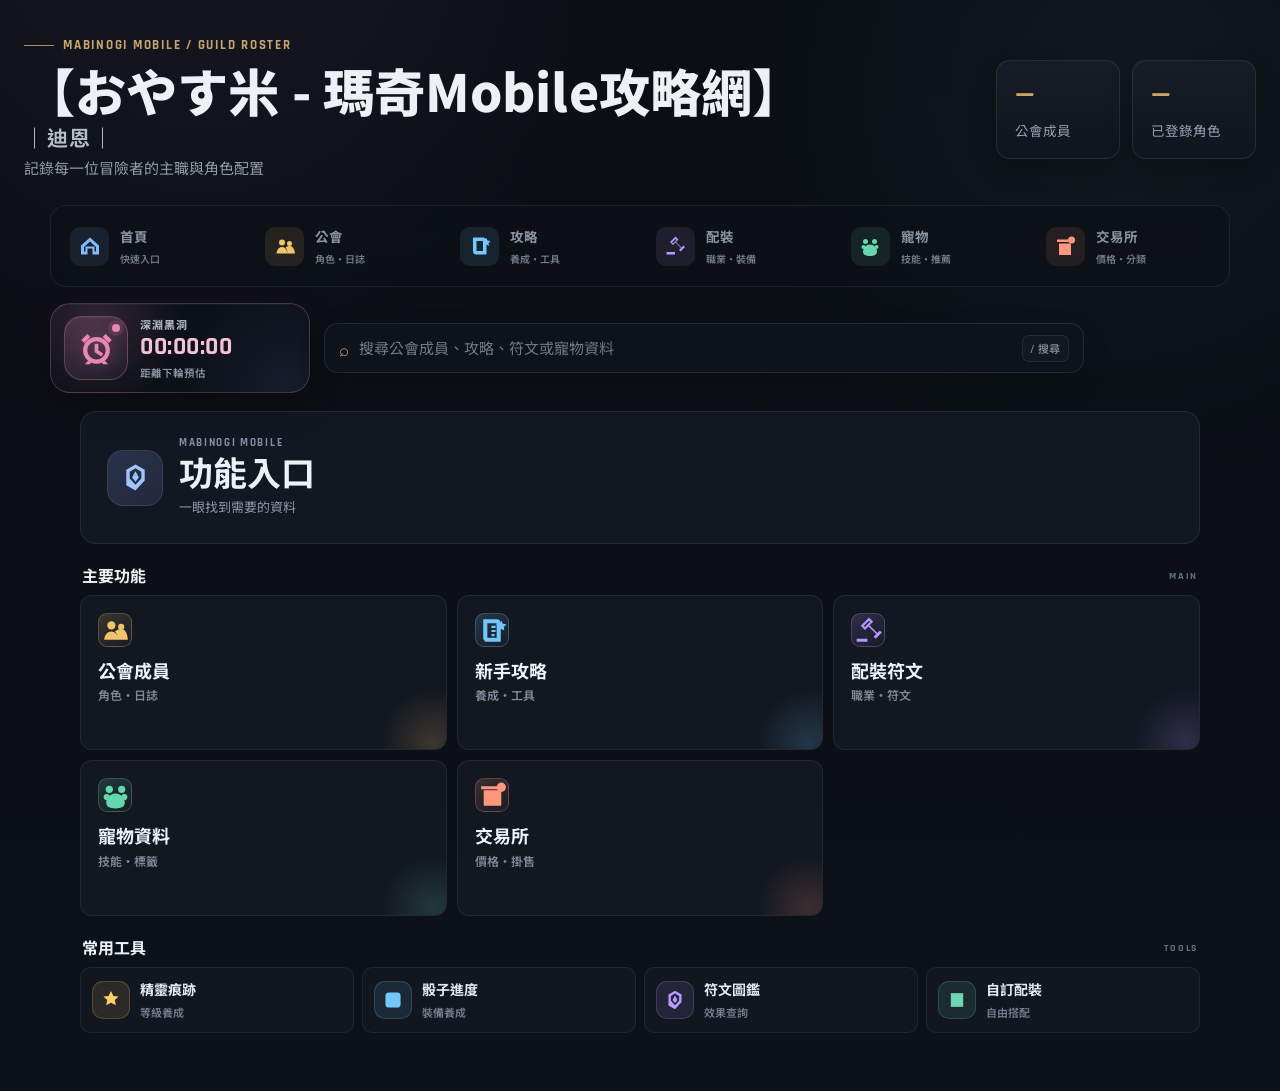
<file: index.html>
<!doctype html>
<html lang="zh-Hant">
<head>
  <meta charset="utf-8">
  <meta name="viewport" content="width=device-width, initial-scale=1, viewport-fit=cover">
  <meta name="theme-color" content="#0b0e14">
  <meta name="mobile-web-app-capable" content="yes">
  <meta name="apple-mobile-web-app-capable" content="yes">
  <meta name="apple-mobile-web-app-status-bar-style" content="black-translucent">
  <meta name="apple-mobile-web-app-title" content="おやす米攻略">
  <link rel="manifest" href="./manifest.webmanifest?v=2">
  <link rel="icon" href="./icon-192.png?v=2" type="image/png" sizes="192x192">
  <link rel="apple-touch-icon" href="./apple-touch-icon.png?v=2" sizes="180x180">
  <title>【おやす米 - 瑪奇Mobile攻略網】｜迪恩｜</title>
</head>
<body>
  <noscript>此網站需要啟用 JavaScript。</noscript>
  <script>
    (async () => {
      try {
        const response = await fetch('./site.html', { cache: 'no-store' });
        if (!response.ok) throw new Error(`site.html HTTP ${response.status}`);
        let html = await response.text();
        const pwaHead = '<meta name="theme-color" content="#0b0e14"><meta name="mobile-web-app-capable" content="yes"><meta name="apple-mobile-web-app-capable" content="yes"><meta name="apple-mobile-web-app-status-bar-style" content="black-translucent"><meta name="apple-mobile-web-app-title" content="おやす米攻略"><link rel="manifest" href="./manifest.webmanifest?v=2"><link rel="icon" href="./icon-192.png?v=2" type="image/png" sizes="192x192"><link rel="apple-touch-icon" href="./apple-touch-icon.png?v=2" sizes="180x180">';
        html = html.replace('</head>', pwaHead + '<link rel="stylesheet" href="./task-progress-v2.css?v=5"><link rel="stylesheet" href="./task-journal-v4.css?v=2"><link rel="stylesheet" href="./member-polish.css?v=1"><link rel="stylesheet" href="./pet-guide-v4.css?v=1"><link rel="stylesheet" href="./professional-theme.css?v=1"><link rel="stylesheet" href="./editorial-polish.css?v=1"><link rel="stylesheet" href="./header-title-fix.css?v=2"><link rel="stylesheet" href="./member-profile-layout.css?v=1"><link rel="stylesheet" href="./top-nav-polish.css?v=1"><link rel="stylesheet" href="./home-hub.css?v=5"><link rel="stylesheet" href="./guide-categories.css?v=3"><link rel="stylesheet" href="./site-search.css?v=2"><link rel="stylesheet" href="./mobile-app-nav.css?v=1"><link rel="stylesheet" href="./mobile-app-pages.css?v=1"><link rel="stylesheet" href="./role-skill-progress.css?v=4"><link rel="stylesheet" href="./live-data.css?v=3"><link rel="stylesheet" href="./global-black-hole.css?v=4"><link rel="stylesheet" href="./readability-pass.css?v=1"><link rel="stylesheet" href="./visual-system-v2.css?v=1"><link rel="stylesheet" href="./site-function-nav.css?v=1"><link rel="stylesheet" href="./desktop-readability.css?v=1"></head>');
        html = html.replace('</body>', '<script src="./task-progress-v7.js?v=3"><\/script><script src="./task-dialog-lock.js?v=1"><\/script><script src="./member-bottom-space.js?v=2"><\/script><script src="./member-card-cleanup.js?v=1"><\/script><script src="./pet-guide-v4.js?v=1"><\/script><script src="./pet-guide-v5.js?v=1"><\/script><script src="./pet-special-tags.js?v=2"><\/script><script src="./pet-skill-dedupe.js?v=1"><\/script><script src="./home-hub.js?v=5"><\/script><script src="./guide-categories.js?v=3"><\/script><script src="./site-search.js?v=1"><\/script><script src="./view-state.js?v=4"><\/script><script src="./header-title-fix.js?v=3"><\/script><script src="./tab-title-fix.js?v=1"><\/script><script src="./pwa-init.js?v=3"><\/script><script src="./mobile-app-nav.js?v=3"><\/script><script src="./role-skill-progress.js?v=12"><\/script><script src="./live-data.js?v=3"><\/script><script src="./global-black-hole.js?v=4"><\/script><script src="./site-function-nav.js?v=2"><\/script></body>');
        document.open();
        document.write(html);
        document.close();
      } catch (error) {
        console.error('[Site Loader] 載入主網站失敗：', error);
        document.body.innerHTML = '<main style="font-family:system-ui,sans-serif;padding:32px;color:#eee;background:#111;min-height:100vh"><h1>網站載入失敗</h1><p>請重新整理頁面；若問題持續發生，請檢查 site.html 是否存在。</p></main>';
      }
    })();
  </script>
</body>
</html>
</file>
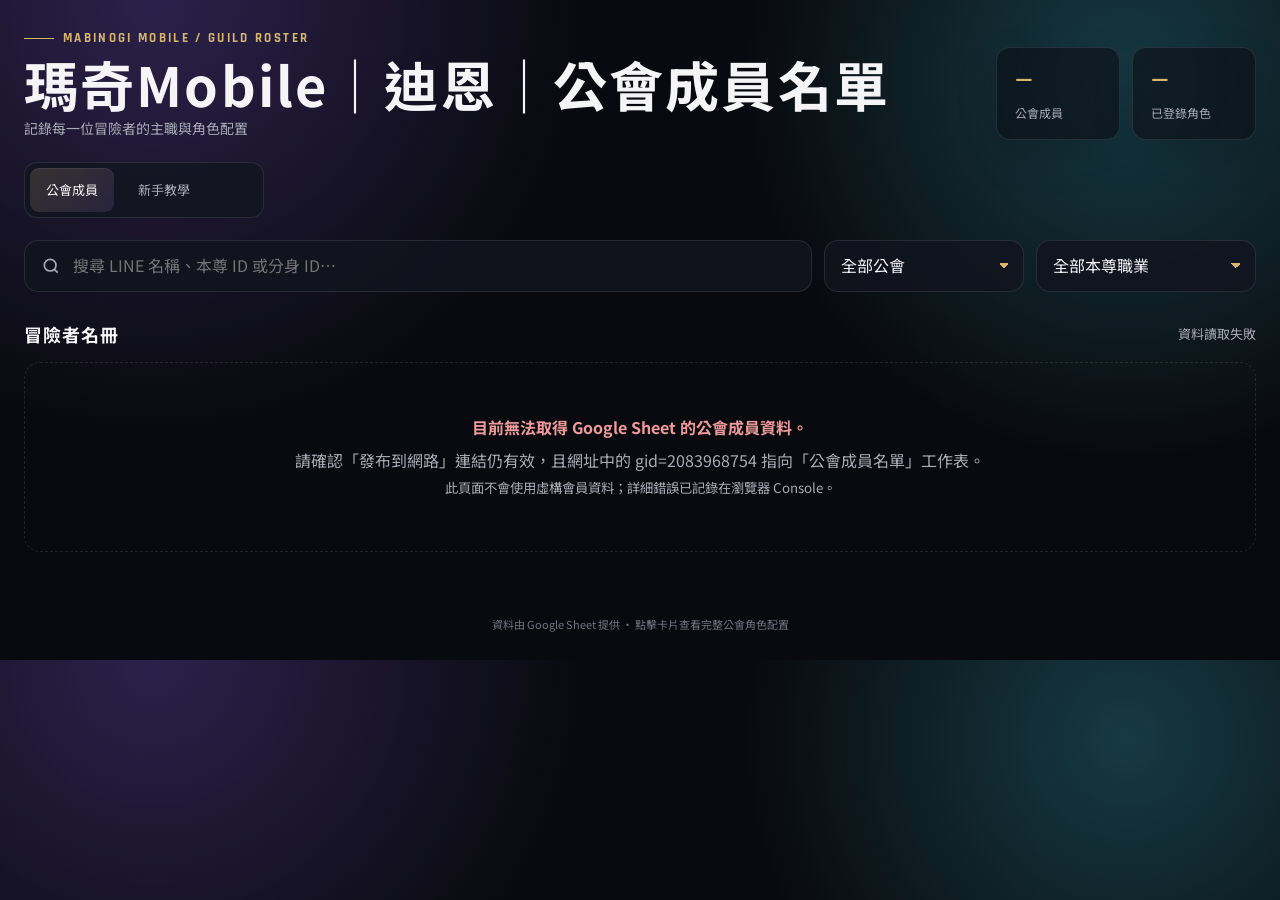
<file: site.html>
<!doctype html>
<html lang="zh-Hant">
<head>
  <meta charset="utf-8">
  <meta name="viewport" content="width=device-width, initial-scale=1, viewport-fit=cover">
  <meta name="theme-color" content="#0b0d14">
  <title>瑪奇Mobile│迪恩│公會成員名單</title>
  <style>
    @import url('https://fonts.googleapis.com/css2?family=Noto+Sans+TC:wght@400;500;700;900&family=Rajdhani:wght@500;600;700&display=swap');
    :root { --bg:#090a0f; --panel:rgba(20,22,30,.78); --line:rgba(255,255,255,.1); --text:#f5f5f7; --muted:#a8aab5; --gold:#d7b56d; --purple:#9a82d8; --cyan:#7de0d0; --danger:#ef9a9a; }
    * { box-sizing:border-box; }
    html { scroll-behavior:smooth; }
    body { margin:0; min-width:320px; color:var(--text); background:radial-gradient(circle at 12% 0%,#2c214b 0,transparent 33%),radial-gradient(circle at 88% 12%,#163a43 0,transparent 30%),var(--bg); font-family:'Noto Sans TC',system-ui,sans-serif; }
    body:before { content:""; position:fixed; inset:0; pointer-events:none; opacity:.16; background-image:linear-gradient(rgba(255,255,255,.04) 1px,transparent 1px),linear-gradient(90deg,rgba(255,255,255,.04) 1px,transparent 1px); background-size:52px 52px; mask-image:linear-gradient(to bottom,#000,transparent 80%); }
    button,input,select { font:inherit; }
    button { cursor:pointer; }
    .shell { width:min(1320px,calc(100% - 32px)); margin:auto; position:relative; }
    header { padding:34px 0 22px; }
    .eyebrow { color:var(--gold); letter-spacing:.18em; text-transform:uppercase; font:700 13px Rajdhani,sans-serif; display:flex; align-items:center; gap:9px; }
    .eyebrow:before { content:""; width:30px; height:1px; background:var(--gold); }
    h1 { margin:8px 0 4px; font-size:clamp(30px,5vw,52px); line-height:1; letter-spacing:.04em; }
    .subtitle { color:var(--muted); margin:0; font-size:14px; }
    .hero { display:flex; justify-content:space-between; align-items:end; gap:24px; }
    .stats { display:flex; gap:12px; flex-wrap:wrap; }
    .stat { min-width:124px; padding:15px 18px; border:1px solid var(--line); border-radius:14px; background:rgba(12,14,24,.62); box-shadow:0 16px 40px rgba(0,0,0,.16); }
    .stat strong { display:block; font:700 28px Rajdhani,sans-serif; color:var(--gold); }
    .stat span { color:var(--muted); font-size:12px; }
    .toolbar { margin:18px 0 28px; display:grid; grid-template-columns:minmax(0,1fr) 190px 220px; gap:12px; }
    .field { border:1px solid var(--line); background:rgba(18,20,31,.86); border-radius:12px; display:flex; align-items:center; min-height:52px; }
    .field:focus-within { border-color:var(--gold); box-shadow:0 0 0 3px rgba(233,187,104,.1); }
    .field svg { width:20px; margin:0 12px 0 16px; color:var(--muted); flex:none; }
    input,select { border:0; outline:0; color:var(--text); background:transparent; width:100%; min-width:0; padding:14px 14px 14px 0; }
    select { padding-left:16px; appearance:none; background-image:linear-gradient(45deg,transparent 50%,var(--gold) 50%),linear-gradient(135deg,var(--gold) 50%,transparent 50%); background-position:calc(100% - 19px) 22px,calc(100% - 14px) 22px; background-size:5px 5px; background-repeat:no-repeat; }
    option { background:#171927; }
    .section-head { display:flex; justify-content:space-between; align-items:center; margin-bottom:13px; }
    .section-head h2 { margin:0; font-size:18px; letter-spacing:.06em; }
    .result-count { color:var(--muted); font-size:13px; }
    .grid { display:grid; grid-template-columns:repeat(4,minmax(0,1fr)); gap:18px; padding-bottom:64px; }
    .member-card { overflow:hidden; min-width:0; padding:0; text-align:left; color:var(--text); border:1px solid rgba(255,255,255,.11); border-radius:17px; background:linear-gradient(145deg,rgba(35,35,49,.92),rgba(13,15,25,.97)); box-shadow:0 18px 35px rgba(0,0,0,.2); transition:transform .25s,border-color .25s,box-shadow .25s; }
    .member-card:hover,.member-card:focus-visible { transform:translateY(-4px); border-color:rgba(215,181,109,.7); box-shadow:0 22px 44px rgba(0,0,0,.38),0 0 0 1px rgba(154,130,216,.16); outline:0; }
    .member-card.legendary { border:3px solid transparent; background:linear-gradient(145deg,rgba(35,35,49,.96),rgba(13,15,25,.98)) padding-box,linear-gradient(135deg,#f6c768 0%,#e99925 28%,#b96512 64%,#d7a24e 100%) border-box; box-shadow:0 18px 36px rgba(0,0,0,.24),0 0 14px rgba(245,158,72,.26),0 0 30px rgba(217,119,6,.13),inset 0 0 17px rgba(245,158,72,.08); }
    .member-card.legendary:hover,.member-card.legendary:focus-visible { border-color:transparent; box-shadow:0 22px 46px rgba(0,0,0,.4),0 0 19px rgba(245,158,72,.38),0 0 34px rgba(217,119,6,.2),inset 0 0 19px rgba(245,158,72,.1); }
    .portrait { height:clamp(300px,26vw,390px); position:relative; overflow:hidden; background:linear-gradient(145deg,#302855,#142c33); }
    .portrait img { width:100%; height:100%; display:block; object-fit:cover; transition:transform .35s; }
    .member-card:hover .portrait img { transform:scale(1.045); }
    .member-card.legendary .portrait:before { content:""; position:absolute; z-index:2; inset:7px; border:2px solid rgba(255,190,90,.78); border-radius:10px; box-shadow:inset 0 0 16px rgba(255,140,30,.2),0 0 15px rgba(255,140,30,.34); pointer-events:none; }
    .member-card.legendary .portrait:after { background:linear-gradient(to bottom,transparent 42%,rgba(245,158,11,.06) 70%,rgba(245,158,11,.18) 100%),linear-gradient(transparent,rgba(7,8,13,.88)); }
    .portrait:after { content:""; position:absolute; inset:45% 0 0; background:linear-gradient(transparent,rgba(7,8,13,.88)); pointer-events:none; }
    .class-pill { position:absolute; z-index:1; top:12px; left:12px; padding:5px 9px; border:1px solid rgba(255,255,255,.18); border-radius:999px; color:#fff; background:rgba(9,10,17,.64); backdrop-filter:blur(8px); font-size:11px; }
    .legendary-badge { display:none; position:absolute; z-index:3; top:12px; right:12px; min-width:66px; padding:6px 9px 5px; border:1px solid rgba(246,199,104,.9); border-radius:4px; color:#ffe3a3; background:linear-gradient(145deg,#b96512,#7c3f0a); box-shadow:0 4px 12px rgba(0,0,0,.4),0 0 12px rgba(245,158,11,.25),inset 0 1px rgba(255,255,255,.18); filter:drop-shadow(0 0 5px rgba(245,158,11,.18)); clip-path:polygon(9% 0,91% 0,100% 50%,91% 100%,9% 100%,0 50%); text-align:center; font:700 11px/1.05 Rajdhani,sans-serif; letter-spacing:.06em; }
    .legendary-badge b,.legendary-badge small { display:block; }
    .legendary-badge small { margin-top:2px; color:rgba(255,227,163,.72); font-size:7px; letter-spacing:.13em; }
    .legendary-badge.show { display:inline-flex; flex-direction:column; align-items:center; }
    .card-body { padding:13px 15px 15px; min-height:112px; }
    .main-id { font-weight:800; font-size:20px; line-height:1.2; overflow:hidden; text-overflow:ellipsis; white-space:nowrap; color:var(--text); }
    .main-id.pending { color:rgba(214,212,226,.68); font-size:15px; font-weight:600; }
    .line-name { color:var(--gold); font-size:12px; margin:0 0 6px; overflow:hidden; text-overflow:ellipsis; white-space:nowrap; letter-spacing:.03em; }
    .line-name.pending { color:rgba(186,173,215,.7); }
    .line-name:before { content:'公會｜'; color:var(--purple); }
    .card-foot { display:flex; justify-content:space-between; align-items:center; margin-top:16px; color:var(--gold); font-size:12px; }
    .card-foot span:last-child { color:var(--muted); font-size:20px; line-height:10px; }
    .site-tabs { display:flex; gap:8px; margin:0 0 22px; padding:5px; width:max-content; max-width:100%; border:1px solid var(--line); border-radius:13px; background:rgba(18,20,31,.7); }
    .site-tab { border:0; border-radius:9px; padding:10px 16px; color:var(--muted); background:transparent; font-size:13px; transition:background .2s,color .2s,box-shadow .2s; }
    .site-tab:hover,.site-tab[aria-selected="true"] { color:var(--text); background:linear-gradient(135deg,rgba(215,181,109,.18),rgba(154,130,216,.15)); box-shadow:inset 0 1px rgba(255,255,255,.08); }
    .guide-view[hidden],.members-view[hidden],.rune-home[hidden],.rune-detail[hidden] { display:none; }
    .guide-shell { width:min(1040px,100%); margin:0 auto; padding-bottom:64px; }
    .guide-home-head,.guide-article-head { display:flex; justify-content:space-between; align-items:end; gap:20px; margin:8px 0 22px; }
    .guide-home-head h2,.guide-article-head h2 { margin:0; font-size:clamp(25px,4vw,38px); letter-spacing:.04em; }
    .guide-kicker { margin:0 0 6px; color:var(--gold); font:700 12px Rajdhani,sans-serif; letter-spacing:.16em; text-transform:uppercase; }
    .guide-intro { color:var(--muted); font-size:14px; margin:6px 0 0; }
    .guide-home-grid { display:grid; grid-template-columns:repeat(3,minmax(0,1fr)); gap:16px; }
    .guide-entry { min-height:190px; padding:20px; text-align:left; color:var(--text); border:1px solid var(--line); border-radius:16px; background:linear-gradient(145deg,rgba(31,34,49,.9),rgba(13,15,25,.95)); box-shadow:0 18px 35px rgba(0,0,0,.18); transition:transform .22s,border-color .22s,box-shadow .22s; }
    .guide-entry:hover,.guide-entry:focus-visible { transform:translateY(-4px); border-color:rgba(215,181,109,.65); box-shadow:0 20px 40px rgba(0,0,0,.3),0 0 18px rgba(154,130,216,.12); outline:0; }
    .guide-entry-icon { display:grid; place-items:center; width:42px; height:42px; margin-bottom:25px; border:1px solid rgba(215,181,109,.42); border-radius:12px; color:var(--gold); background:rgba(215,181,109,.09); font-size:20px; }
    .guide-entry h3 { margin:0 0 7px; font-size:20px; }
    .guide-entry p { margin:0; color:var(--muted); font-size:13px; line-height:1.7; }
    .guide-entry-foot { display:flex; justify-content:space-between; align-items:center; margin-top:22px; color:var(--gold); font-size:12px; }
    .rune-recommend-home { max-width:1180px; margin:0 auto; padding:28px 0 64px; }
    .rune-recommend-toolbar { display:grid; grid-template-columns:minmax(0,1fr) minmax(0,1fr); gap:12px; margin:20px 0; }
    .rune-recommend-note { padding:16px 18px; border:1px solid rgba(215,181,109,.28); border-radius:14px; background:linear-gradient(120deg,rgba(42,29,54,.72),rgba(19,38,43,.72)); color:var(--muted); line-height:1.7; }
    .rune-recommend-note strong { display:block; margin-bottom:5px; color:var(--gold); }
    .rune-recommend-result { display:grid; gap:14px; }
    .rune-recommend-card { padding:20px; border:1px solid var(--line); border-radius:16px; background:linear-gradient(145deg,rgba(31,34,49,.9),rgba(13,15,25,.95)); box-shadow:0 16px 32px rgba(0,0,0,.16); }
    .rune-recommend-card h3 { margin:0 0 5px; color:var(--text); }
    .rune-recommend-role { margin:0 0 16px; color:var(--purple); }
    .rune-recommend-section { margin-top:15px; }
    .rune-recommend-section h4 { margin:0 0 8px; color:var(--gold); font-size:13px; }
    .rune-recommend-list { display:grid; grid-template-columns:repeat(2,minmax(0,1fr)); gap:8px; }
    .rune-recommend-item { min-width:0; padding:10px 12px; border:1px solid rgba(255,255,255,.08); border-radius:10px; background:rgba(255,255,255,.035); color:var(--text); white-space:pre-wrap; overflow-wrap:anywhere; }
    .rune-recommend-item.secondary { color:var(--muted); }
    .rune-recommend-back { margin-bottom:18px; }
    @media (max-width:700px){ .rune-recommend-home{padding:20px 0 42px}.rune-recommend-toolbar{grid-template-columns:1fr}.rune-recommend-list{grid-template-columns:1fr}.rune-recommend-card{padding:16px} }
    .guide-article-head { align-items:start; }
    .guide-back { flex:none; border:1px solid var(--line); border-radius:10px; padding:9px 13px; color:var(--muted); background:rgba(255,255,255,.035); }
    .guide-back:hover { color:var(--gold); border-color:rgba(215,181,109,.5); }
    .guide-article { display:grid; gap:18px; }
    .guide-block { padding:22px 24px; border:1px solid var(--line); border-radius:15px; background:linear-gradient(145deg,rgba(27,29,42,.8),rgba(13,15,25,.8)); box-shadow:0 14px 30px rgba(0,0,0,.12); }
    .guide-block.article-block { display:grid; grid-template-columns:minmax(0,1fr) minmax(180px,300px); gap:20px; align-items:start; }
    .guide-label { display:inline-flex; margin-bottom:10px; padding:4px 8px; border:1px solid rgba(154,130,216,.35); border-radius:999px; color:var(--purple); background:rgba(154,130,216,.08); font-size:11px; }
    .guide-block h3 { margin:0 0 11px; font-size:21px; }
    .guide-body { margin:0; color:#d8d7df; line-height:1.9; font-size:15px; white-space:pre-line; }
    .guide-image-wrap { overflow:hidden; border-radius:11px; border:1px solid rgba(255,255,255,.1); background:#171927; }
    .guide-image { display:block; width:100%; max-height:280px; object-fit:cover; object-position:center; }
    .guide-table-wrap { overflow-x:auto; border:1px solid rgba(255,255,255,.08); border-radius:11px; }
    .guide-table { width:100%; min-width:560px; border-collapse:collapse; background:rgba(10,12,19,.46); }
    .guide-table th,.guide-table td { padding:12px 14px; border-bottom:1px solid rgba(255,255,255,.08); text-align:center; white-space:nowrap; }
    .guide-table th { color:var(--muted); background:rgba(154,130,216,.12); font-size:12px; font-weight:700; }
    .guide-table td { color:#e7e3d9; font-size:14px; }
    .guide-table td:first-child { color:var(--gold); font-weight:800; }
    .guide-table tr:last-child td { border-bottom:0; }
    .guide-table tr.highest td { color:#f6c768; background:rgba(215,181,109,.07); }
    .guide-highlight { border-color:rgba(215,181,109,.45); border-left:3px solid var(--gold); background:linear-gradient(135deg,rgba(215,181,109,.12),rgba(154,130,216,.06)); box-shadow:0 0 18px rgba(215,181,109,.08); }
    .guide-highlight h3 { color:#f6d38a; }
    .guide-error { padding:28px; color:var(--muted); border:1px dashed var(--line); border-radius:14px; text-align:center; }
    .rune-home,.rune-detail { display:grid; gap:18px; }
    .rune-info { padding:18px 20px; border:1px solid rgba(215,181,109,.28); border-radius:14px; background:linear-gradient(135deg,rgba(215,181,109,.1),rgba(154,130,216,.06)); }
    .rune-info strong { color:#f6d38a; display:block; margin-bottom:5px; }
    .rune-info p { margin:0; color:var(--muted); line-height:1.75; font-size:13px; }
    .rune-toolbar { display:flex; gap:12px; align-items:center; justify-content:space-between; flex-wrap:wrap; }
    .rune-toolbar .field { flex:1 1 260px; }
    .rune-class-grid { display:grid; grid-template-columns:repeat(5,minmax(0,1fr)); gap:12px; }
    .rune-class-card { min-height:76px; padding:16px; text-align:left; color:var(--text); border:1px solid var(--line); border-radius:13px; background:linear-gradient(145deg,rgba(31,34,49,.9),rgba(13,15,25,.95)); transition:transform .2s,border-color .2s,box-shadow .2s; }
    .rune-class-card:hover,.rune-class-card:focus-visible { transform:translateY(-3px); border-color:rgba(215,181,109,.7); box-shadow:0 12px 25px rgba(0,0,0,.25),0 0 14px rgba(154,130,216,.12); outline:0; }
    .rune-class-card strong { display:block; font-size:15px; }
    .rune-class-card span { display:block; margin-top:5px; color:var(--muted); font-size:11px; }
    .rune-detail-head { display:flex; align-items:flex-start; justify-content:space-between; gap:18px; }
    .rune-detail-head h2 { margin:0; font-size:clamp(25px,4vw,38px); }
    .rune-detail-head p { margin:6px 0 0; color:var(--muted); font-size:13px; }
    .rune-back { flex:none; border:1px solid var(--line); border-radius:10px; padding:9px 13px; color:var(--muted); background:rgba(255,255,255,.035); }
    .rune-back:hover { color:var(--gold); border-color:rgba(215,181,109,.5); }
    .rune-order { padding:20px; border:1px solid rgba(215,181,109,.26); border-radius:15px; background:linear-gradient(145deg,rgba(35,31,45,.84),rgba(13,15,25,.84)); }
    .rune-order h3,.rune-section h3 { margin:0 0 14px; font-size:17px; letter-spacing:.04em; }
    .rune-order-list { display:grid; grid-template-columns:repeat(3,minmax(0,1fr)); gap:10px; }
    .rune-order-item { display:flex; align-items:center; gap:10px; min-width:0; padding:11px 12px; border:1px solid rgba(255,255,255,.08); border-radius:11px; background:rgba(255,255,255,.035); }
    .rune-order-no { flex:none; color:var(--gold); font:700 20px Rajdhani,sans-serif; }
    .rune-order-name { min-width:0; overflow:hidden; text-overflow:ellipsis; white-space:nowrap; font-size:13px; }
    .rune-order-meta { display:block; color:var(--muted); font-size:11px; margin-top:2px; }
    .rune-sections { display:grid; gap:16px; }
    .rune-section { padding:20px; border:1px solid var(--line); border-radius:15px; background:linear-gradient(145deg,rgba(27,29,42,.8),rgba(13,15,25,.8)); }
    .rune-section-grid { display:grid; grid-template-columns:repeat(2,minmax(0,1fr)); gap:14px; }
    .rune-card { min-width:0; padding:17px; border:1px solid rgba(255,255,255,.1); border-radius:13px; background:rgba(11,13,22,.68); }
    .rune-card.t0 { border-color:rgba(215,181,109,.48); box-shadow:0 0 16px rgba(215,181,109,.07); }
    .rune-card.t1 { border-color:rgba(154,130,216,.38); }
    .rune-card-top { display:flex; align-items:center; justify-content:space-between; gap:10px; }
    .rune-badges { display:flex; flex-wrap:wrap; gap:6px; }
    .rune-badge { display:inline-flex; align-items:center; padding:4px 8px; border-radius:999px; font-size:10px; font-weight:800; letter-spacing:.04em; }
    .rune-badge.t0 { color:#ffe3a3; background:rgba(215,181,109,.17); border:1px solid rgba(215,181,109,.45); }
    .rune-badge.t1 { color:#d8cafa; background:rgba(154,130,216,.16); border:1px solid rgba(154,130,216,.42); }
    .rune-badge.s0 { color:#ffe3a3; background:rgba(185,101,18,.23); border:1px solid rgba(246,199,104,.55); }
    .rune-badge.late { color:#e8cfa2; background:rgba(124,63,10,.22); border:1px solid rgba(215,181,109,.32); }
    .rune-priority { color:var(--muted); font:700 12px Rajdhani,sans-serif; white-space:nowrap; }
    .rune-card h4 { margin:16px 0 8px; font-size:19px; overflow-wrap:anywhere; }
    .rune-card p { margin:0; color:#d8d7df; line-height:1.75; font-size:13px; }
    .rune-effect { margin-top:12px; border-top:1px solid rgba(215,181,109,.18); padding-top:9px; }
    .rune-effect summary { cursor:pointer; color:#f0c979; font-size:12px; font-weight:700; }
    .rune-effect p { margin-top:8px; color:rgba(232,230,238,.86); font-size:12px; line-height:1.7; }
    .rune-quota { margin:0 0 18px; padding:14px 16px; border:1px solid rgba(154,130,216,.22); border-radius:16px; background:rgba(20,22,30,.58); }
    .rune-quota h3 { margin:0 0 10px; font-size:14px; color:#f3e7c8; }
    .rune-quota-grid { display:grid; grid-template-columns:repeat(4,minmax(0,1fr)); gap:8px; }
    .rune-quota-item { min-width:0; padding:9px 10px; border:1px solid rgba(255,255,255,.08); border-radius:10px; background:rgba(255,255,255,.035); }
    .rune-quota-item strong { display:block; color:#f1eff6; font-size:13px; }
    .rune-quota-item span { display:block; margin-top:3px; color:var(--muted); font-size:12px; }
    .rune-quota-item.missing { border-color:rgba(215,181,109,.35); background:rgba(215,181,109,.08); }
    .rune-quota-note { margin:10px 0 0; color:var(--muted); font-size:12px; line-height:1.65; }
    .rune-category-tabs { position:sticky; top:8px; z-index:4; display:flex; gap:8px; overflow-x:auto; padding:4px; border:1px solid rgba(255,255,255,.08); border-radius:14px; background:rgba(9,10,16,.88); backdrop-filter:blur(12px); scrollbar-width:thin; }
    .rune-category-tab { flex:none; border:1px solid transparent; border-radius:10px; padding:9px 13px; color:var(--muted); background:transparent; white-space:nowrap; font-size:12px; cursor:pointer; transition:all .18s ease; }
    .rune-category-tab:hover,.rune-category-tab:focus-visible { color:var(--text); border-color:rgba(215,181,109,.35); outline:0; }
    .rune-category-tab.active { color:#fff1cf; border-color:rgba(215,181,109,.55); background:rgba(215,181,109,.13); }
    .rune-category-groups { display:grid; gap:18px; }
    .rune-category-group { --category-accent:#d7b56d; padding:20px; border:1px solid color-mix(in srgb,var(--category-accent) 28%,transparent); border-left:3px solid var(--category-accent); border-radius:16px; background:linear-gradient(145deg,rgba(27,29,42,.86),rgba(13,15,25,.86)); box-shadow:0 14px 34px rgba(0,0,0,.14); }
    .rune-category-head { display:flex; align-items:center; gap:12px; margin-bottom:14px; }
    .rune-category-icon { display:grid; place-items:center; width:38px; height:38px; flex:none; color:var(--category-accent); border:1px solid color-mix(in srgb,var(--category-accent) 50%,transparent); border-radius:11px; background:color-mix(in srgb,var(--category-accent) 12%,transparent); font-size:21px; }
    .rune-category-head h3 { margin:0; color:#f5f1e8; font-size:19px; }
    .rune-category-head p { margin:3px 0 0; color:var(--muted); font-size:12px; }
    .rune-category-count { margin-left:auto; color:var(--category-accent); font:700 12px Rajdhani,sans-serif; white-space:nowrap; }
    .rune-class-grid.category-grid { grid-template-columns:repeat(3,minmax(0,1fr)); }
    .rune-class-card.category-card { min-height:148px; display:flex; flex-direction:column; justify-content:space-between; border-color:color-mix(in srgb,var(--category-accent) 24%,rgba(255,255,255,.08)); border-left:2px solid var(--category-accent); }
    .rune-class-card.category-card:hover,.rune-class-card.category-card:focus-visible { border-color:var(--category-accent); box-shadow:0 12px 25px rgba(0,0,0,.25),0 0 17px color-mix(in srgb,var(--category-accent) 18%,transparent); }
    .rune-class-card .class-card-top { display:flex; justify-content:space-between; gap:8px; color:var(--category-accent); font-size:11px; }
    .rune-class-card strong.class-name { margin-top:15px; font-size:20px; color:#f5f2ed; }
    .rune-class-card .class-description { margin-top:6px; color:var(--muted); font-size:12px; line-height:1.55; }
    .rune-class-card .class-card-foot { display:flex; justify-content:space-between; gap:8px; align-items:center; margin-top:14px; color:var(--category-accent); font-size:12px; }
    .rune-build-count { color:var(--muted); }
    .rune-detail-crumb { color:var(--muted); font-size:12px; line-height:1.6; }
    .rune-detail-crumb strong { color:#f0c979; }
    .rune-detail-hero { display:flex; align-items:flex-end; justify-content:space-between; gap:20px; padding:22px; border:1px solid color-mix(in srgb,var(--category-accent) 35%,transparent); border-left:3px solid var(--category-accent); border-radius:17px; background:radial-gradient(circle at 80% 20%,color-mix(in srgb,var(--category-accent) 16%,transparent),transparent 42%),linear-gradient(145deg,rgba(31,34,49,.95),rgba(13,15,25,.95)); }
    .rune-detail-hero .rune-category-icon { width:48px; height:48px; font-size:26px; }
    .rune-detail-hero h2 { margin:8px 0 0; font-size:clamp(28px,5vw,46px); }
    .rune-detail-hero p { margin:6px 0 0; color:var(--muted); font-size:13px; }
    .rune-hero-label { color:var(--category-accent); font-size:12px; font-weight:800; letter-spacing:.08em; }
    .rune-build-tabs { display:flex; flex-wrap:wrap; gap:8px; margin-top:15px; }
    .rune-build-tab { padding:7px 11px; border:1px solid color-mix(in srgb,var(--category-accent) 35%,transparent); border-radius:999px; color:var(--muted); background:rgba(255,255,255,.035); cursor:pointer; font-size:12px; }
    .rune-build-tab.active { color:#fff1cf; border-color:var(--category-accent); background:color-mix(in srgb,var(--category-accent) 15%,transparent); }
    .rune-stage { padding:18px; border:1px solid rgba(255,255,255,.08); border-radius:15px; background:rgba(13,15,25,.5); }
    .rune-stage + .rune-stage { margin-top:12px; }
    .rune-stage-head { display:flex; align-items:center; gap:10px; margin-bottom:12px; }
    .rune-stage-number { display:grid; place-items:center; width:28px; height:28px; border-radius:9px; color:#fff1cf; background:rgba(215,181,109,.18); border:1px solid rgba(215,181,109,.4); font-weight:800; }
    .rune-stage-head h3 { margin:0; font-size:16px; color:#f4ead3; }
    .rune-stage-head span { color:var(--muted); font-size:12px; }
    .rune-stage-list { display:grid; grid-template-columns:repeat(3,minmax(0,1fr)); gap:9px; }
    .rune-stage-item { display:flex; gap:9px; align-items:center; min-width:0; padding:10px; border:1px solid rgba(255,255,255,.07); border-radius:10px; background:rgba(255,255,255,.035); }
    .rune-stage-item b { flex:none; color:var(--gold); font:700 18px Rajdhani,sans-serif; }
    .rune-stage-item span { min-width:0; overflow:hidden; text-overflow:ellipsis; white-space:nowrap; font-size:12px; }
    .rune-section.part-section { padding:19px; }
    .rune-section-head { display:flex; align-items:center; gap:10px; margin-bottom:14px; }
    .rune-part-icon { color:var(--gold); font-size:22px; }
    .rune-section-head h3 { margin:0; }
    .rune-section-head small { color:var(--muted); font-size:11px; }
    .rune-card-details { margin-top:11px; }
    .rune-card-details summary { cursor:pointer; color:var(--gold); font-size:12px; }
    .rune-card-details p { margin-top:8px; color:var(--muted); font-size:12px; line-height:1.7; }
    .rune-card.t0 { border-width:1px; background:linear-gradient(145deg,rgba(72,55,28,.28),rgba(11,13,22,.75)); }
    .rune-card.t1 { background:linear-gradient(145deg,rgba(42,34,69,.25),rgba(11,13,22,.75)); }
    .rune-badge.s0 { letter-spacing:.06em; }
    .rune-card .rune-priority { color:#f0c979; }
    .rune-landing-grid { display:grid; grid-template-columns:repeat(3,minmax(0,1fr)); gap:16px; }
    .rune-landing-card { min-height:170px; display:flex; flex-direction:column; justify-content:space-between; padding:22px; text-align:left; color:var(--text); border:1px solid color-mix(in srgb,var(--category-accent) 42%,transparent); border-left:4px solid var(--category-accent); border-radius:17px; background:radial-gradient(circle at 85% 10%,color-mix(in srgb,var(--category-accent) 16%,transparent),transparent 45%),linear-gradient(145deg,rgba(31,34,49,.92),rgba(13,15,25,.96)); box-shadow:0 16px 32px rgba(0,0,0,.16); transition:transform .22s,border-color .22s,box-shadow .22s; }
    .rune-landing-card:hover,.rune-landing-card:focus-visible { transform:translateY(-4px); border-color:var(--category-accent); box-shadow:0 20px 40px rgba(0,0,0,.28),0 0 20px color-mix(in srgb,var(--category-accent) 18%,transparent); outline:0; }
    .rune-landing-icon { color:var(--category-accent); font-size:30px; }
    .rune-landing-card h3 { margin:12px 0 5px; font-size:24px; }
    .rune-landing-card p { margin:0; color:var(--muted); line-height:1.65; font-size:13px; }
    .rune-landing-foot { display:flex; justify-content:space-between; gap:10px; margin-top:18px; color:var(--category-accent); font-size:12px; }
    .rune-category-back { margin-bottom:2px; }
    .rune-anchor-nav { display:flex; gap:8px; overflow-x:auto; padding:4px; position:sticky; top:8px; z-index:5; border:1px solid rgba(255,255,255,.08); border-radius:13px; background:rgba(9,10,16,.9); backdrop-filter:blur(12px); scrollbar-width:thin; }
    .rune-anchor-nav a { flex:none; padding:8px 11px; border-radius:9px; color:var(--muted); text-decoration:none; font-size:12px; white-space:nowrap; }
    .rune-anchor-nav a:hover,.rune-anchor-nav a:focus-visible { color:#fff1cf; background:rgba(215,181,109,.13); outline:0; }
    .rune-weapon-note { margin:0 0 14px; color:var(--muted); line-height:1.7; font-size:12px; }
    .rune-role-badge { display:inline-flex; margin:10px 0 0; padding:4px 8px; border-radius:999px; color:#f1ddae; border:1px solid rgba(215,181,109,.34); background:rgba(215,181,109,.1); font-size:11px; }
    .rune-card.weapon-main { border-color:rgba(215,181,109,.7); box-shadow:0 0 16px rgba(215,181,109,.12); }
    .rune-card.weapon-alt { border-color:rgba(154,130,216,.55); }
    @media (max-width:900px) { .rune-landing-grid { grid-template-columns:repeat(2,minmax(0,1fr)); } }
    @media (max-width:700px) { .rune-landing-grid { grid-template-columns:1fr; } .rune-landing-card { min-height:145px; } .rune-anchor-nav { top:4px; } }
    @media (max-width:700px) { .rune-quota-grid { grid-template-columns:repeat(2,minmax(0,1fr)); } }
    .rune-condition { display:inline-flex; margin-top:12px; padding:5px 8px; color:var(--muted); border:1px solid rgba(255,255,255,.1); border-radius:999px; font-size:11px; }
    .rune-note { margin-top:12px!important; color:rgba(168,170,181,.78)!important; font-size:11px!important; }
    .empty,.error { padding:52px 20px; text-align:center; border:1px dashed var(--line); border-radius:16px; color:var(--muted); grid-column:1/-1; }
    .error strong { display:block; color:var(--danger); margin-bottom:8px; }
    dialog { width:min(680px,calc(100% - 24px)); max-height:min(850px,calc(100dvh - 24px)); margin:auto; padding:0; color:var(--text); border:1px solid rgba(233,187,104,.35); border-radius:20px; background:#111420; box-shadow:0 30px 100px rgba(0,0,0,.6); overflow:hidden; }
    dialog::backdrop { background:rgba(2,3,8,.76); backdrop-filter:blur(5px); }
    .modal-top { display:flex; justify-content:space-between; gap:15px; padding:19px 20px; border-bottom:1px solid var(--line); }
    .modal-kicker { color:var(--gold); font:700 12px Rajdhani,sans-serif; letter-spacing:.12em; }
    .modal-top h2 { margin:3px 0 0; font-size:24px; }
    .close { width:38px; height:38px; border:1px solid var(--line); border-radius:50%; color:var(--text); background:transparent; font-size:23px; line-height:1; }
    .close:hover { border-color:var(--gold); color:var(--gold); }
    .modal-content { padding:20px; overflow:auto; max-height:calc(100dvh - 130px); }
    .player-overview { display:grid; grid-template-columns:230px 1fr; gap:24px; align-items:center; padding-bottom:22px; border-bottom:1px solid var(--line); }
    .modal-image { width:230px; height:275px; object-fit:cover; object-position:center; border-radius:15px; border:1px solid rgba(215,181,109,.55); background:#252039; box-shadow:0 16px 30px rgba(0,0,0,.28); }
    .modal-image.legendary { border:3px solid rgba(233,153,37,.9); box-shadow:0 16px 30px rgba(0,0,0,.28),0 0 22px rgba(255,140,30,.32),0 0 0 1px rgba(246,199,104,.76),inset 0 0 18px rgba(255,170,50,.14); }
    .meta-label { color:var(--muted); font-size:12px; }
    .meta-value { font-size:18px; font-weight:700; margin:3px 0 11px; overflow-wrap:anywhere; color:var(--text); }
    .meta-value.guild { color:var(--gold); }
    .roles-title { margin:21px 0 12px; font-size:14px; color:var(--gold); letter-spacing:.08em; }
    .roles { display:grid; grid-template-columns:repeat(3,minmax(0,1fr)); gap:10px; }
    .role-row { display:flex; flex-direction:column; gap:10px; padding:14px; border:1px solid var(--line); border-radius:12px; background:linear-gradient(145deg,rgba(255,255,255,.06),rgba(255,255,255,.02)); min-width:0; }
    .role-row.main { border-color:rgba(215,181,109,.65); background:linear-gradient(145deg,rgba(215,181,109,.16),rgba(154,130,216,.08)); box-shadow:inset 0 1px rgba(255,255,255,.08); }
    .role-row.main.legendary { border:3px solid rgba(233,153,37,.88); background:linear-gradient(145deg,rgba(245,158,72,.19),rgba(154,130,216,.08)); box-shadow:inset 0 1px rgba(255,255,255,.1),0 0 17px rgba(255,140,30,.2),0 0 0 1px rgba(246,199,104,.35); }
    .role-tag { color:var(--gold); font-size:13px; font-weight:700; }
    .role-cell { min-width:0; overflow-wrap:anywhere; }
    .role-cell small { display:block; color:var(--muted); font-size:10px; margin-bottom:2px; }
    .role-cell span { font-size:14px; }
    footer { padding:0 0 26px; color:#71717f; font-size:11px; text-align:center; }
    @media (max-width:1050px) { .grid { grid-template-columns:repeat(3,minmax(0,1fr)); } .portrait { height:330px; } }
    @media (max-width:760px) { .shell { width:min(100% - 24px,620px); } header { padding-top:28px; } .hero { display:block; } .stats { margin-top:20px; } .toolbar { grid-template-columns:1fr; } .grid { grid-template-columns:repeat(2,minmax(0,1fr)); gap:12px; } .portrait { height:285px; } .player-overview { grid-template-columns:1fr; gap:16px; } .modal-image { width:100%; height:min(62vw,320px); } .roles { grid-template-columns:repeat(2,minmax(0,1fr)); } }
    @media (max-width:980px) { .rune-class-grid { grid-template-columns:repeat(4,minmax(0,1fr)); } .rune-class-grid.category-grid { grid-template-columns:repeat(2,minmax(0,1fr)); } }
    @media (max-width:760px) { .guide-home-grid { grid-template-columns:repeat(2,minmax(0,1fr)); } .guide-block.article-block { grid-template-columns:1fr; } .guide-image { max-height:260px; } .rune-class-grid { grid-template-columns:repeat(3,minmax(0,1fr)); } .rune-class-grid.category-grid { grid-template-columns:repeat(2,minmax(0,1fr)); } .rune-order-list { grid-template-columns:repeat(2,minmax(0,1fr)); } .rune-stage-list { grid-template-columns:repeat(2,minmax(0,1fr)); } .rune-section-grid { grid-template-columns:1fr; } .rune-detail-hero { display:block; } .rune-category-group { padding:16px; } }
    @media (max-width:440px) { .grid { grid-template-columns:1fr; } .portrait { height:330px; } .stat { flex:1; min-width:0; } .roles { grid-template-columns:1fr; } .role-row .role-cell span { font-size:13px; } .site-tabs { width:100%; } .site-tab { flex:1; } .guide-home-grid { grid-template-columns:1fr; } .guide-home-head,.guide-article-head,.rune-detail-head { display:block; } .guide-back,.rune-back { margin-top:16px; } .guide-block,.rune-order,.rune-section { padding:18px; } .rune-class-grid,.rune-class-grid.category-grid { grid-template-columns:1fr; } .rune-order-list,.rune-stage-list { grid-template-columns:1fr; } .rune-card h4 { font-size:17px; } .rune-category-count { display:none; } .rune-category-head h3 { font-size:17px; } }
    .dice-calculator { display:grid; gap:16px; }
    .dice-section-title { display:flex; align-items:end; justify-content:space-between; gap:16px; margin:24px 0 12px; }
    .dice-section-title h3 { margin:0; font-size:22px; }
    .dice-section-title p { margin:4px 0 0; color:var(--muted); font-size:13px; line-height:1.6; }
    .dice-section-number { color:var(--gold); font:700 12px Rajdhani,sans-serif; letter-spacing:.12em; }
    .dice-concept { padding:20px 22px; border:1px solid rgba(215,181,109,.3); border-radius:16px; background:radial-gradient(circle at 90% 0%,rgba(154,130,216,.13),transparent 45%),linear-gradient(145deg,rgba(31,34,49,.85),rgba(13,15,25,.9)); }
    .dice-concept h3 { margin:0 0 9px; color:#f6d38a; font-size:20px; }
    .dice-concept p { margin:7px 0; color:#d8d7df; line-height:1.8; font-size:14px; }
    .dice-example { display:grid; grid-template-columns:repeat(4,minmax(0,1fr)); gap:8px; margin-top:14px; }
    .dice-example span { padding:9px 10px; border:1px solid rgba(255,255,255,.08); border-radius:10px; color:#eee8dc; background:rgba(255,255,255,.035); text-align:center; font-size:12px; }
    .dice-example b { display:block; margin-top:3px; color:var(--gold); font-size:16px; }
    .dice-input-grid { display:block; overflow-x:auto; border:1px solid rgba(255,255,255,.1); border-radius:12px; background:rgba(12,14,23,.62); }
    .dice-progress-table { width:100%; min-width:760px; border-collapse:collapse; table-layout:fixed; }
    .dice-progress-table th,.dice-progress-table td { padding:10px 11px; border-bottom:1px solid rgba(255,255,255,.08); text-align:left; vertical-align:middle; }
    .dice-progress-table th { color:#b9b3c9; background:rgba(154,130,216,.08); font-size:11px; font-weight:700; letter-spacing:.04em; white-space:nowrap; }
    .dice-progress-table td { color:#ece9e2; font-size:13px; }
    .dice-progress-table tbody tr:last-child td { border-bottom:0; }
    .dice-progress-table tbody tr:hover { background:rgba(255,255,255,.025); }
    .dice-progress-table th:nth-child(1),.dice-progress-table td:nth-child(1) { width:14%; }
    .dice-progress-table th:nth-child(2),.dice-progress-table td:nth-child(2) { width:15%; }
    .dice-progress-table th:nth-child(7),.dice-progress-table td:nth-child(7) { width:21%; }
    .dice-part { color:#f5d58c !important; font-weight:700; white-space:nowrap; }
    .dice-part-icon { display:inline-block; width:22px; color:#a991df; }
    .dice-value-input { width:100%; min-height:34px; padding:7px 9px; border:1px solid rgba(255,255,255,.14); border-radius:7px; color:#fff; background:rgba(5,7,13,.7); outline:0; font:600 14px Rajdhani,sans-serif; }
    .dice-value-input:focus { border-color:rgba(215,181,109,.8); box-shadow:0 0 0 3px rgba(215,181,109,.1); }
    .dice-cell-muted { color:#858295 !important; }
    .dice-cell-highlight { color:#f6c768 !important; font-weight:700; }
    .dice-progress-cell { display:grid; grid-template-columns:42px minmax(70px,1fr); align-items:center; gap:8px; }
    .dice-progress-cell strong { color:var(--gold); font:700 14px Rajdhani,sans-serif; text-align:right; }
    .dice-progress { height:6px; overflow:hidden; border-radius:999px; background:rgba(255,255,255,.09); }
    .dice-progress i { display:block; height:100%; border-radius:inherit; background:linear-gradient(90deg,#8e6bd1,#d7b56d); transition:width .2s ease; }
    .dice-summary { padding:10px 13px; border:1px solid rgba(154,130,216,.25); border-radius:10px; background:rgba(154,130,216,.06); }
    .dice-summary h3 { display:none; }
    .dice-summary-grid { display:flex; flex-wrap:wrap; align-items:center; gap:8px 20px; }
    .dice-summary-item { min-width:0; color:var(--muted); font-size:12px; }
    .dice-summary-item span { margin-right:5px; }
    .dice-summary-item b { color:#f4f0e7; font-size:13px; }
    .dice-table-section { padding:19px; border:1px solid var(--line); border-radius:15px; background:linear-gradient(145deg,rgba(27,29,42,.8),rgba(13,15,25,.8)); }
    .dice-stage-chips { display:flex; gap:8px; overflow-x:auto; padding:2px 0 12px; scrollbar-width:thin; }
    .dice-stage-chip { flex:none; padding:7px 11px; border:1px solid rgba(255,255,255,.1); border-radius:999px; color:var(--muted); background:rgba(255,255,255,.035); cursor:pointer; font:700 12px Rajdhani,sans-serif; }
    .dice-stage-chip.active,.dice-stage-chip:hover { color:#fff1cf; border-color:rgba(215,181,109,.65); background:rgba(215,181,109,.13); }
    .dice-reference-table tr.stage-highlight td { color:#fff1cf; background:rgba(215,181,109,.14); }
    .dice-reference-table tr.stage-highlight td:first-child { color:#f6c768; }
    .dice-clear { border:1px solid rgba(215,181,109,.35); border-radius:9px; padding:8px 12px; color:var(--gold); background:rgba(215,181,109,.08); cursor:pointer; font-size:12px; }
    .dice-clear:hover { border-color:rgba(215,181,109,.7); background:rgba(215,181,109,.15); }
    .dice-note { margin:0; color:var(--muted); line-height:1.75; font-size:12px; }
    @media (max-width:700px) { .dice-section-title { display:block; } .dice-section-title .dice-clear { margin-top:10px; } .dice-example { grid-template-columns:repeat(2,minmax(0,1fr)); } .dice-summary-grid { gap:6px 14px; } }
    @media (max-width:520px) { .dice-concept,.dice-table-section { padding:16px; } .dice-input-grid { overflow:visible; border-radius:10px; } .dice-progress-table { min-width:0; table-layout:auto; } .dice-progress-table th:nth-child(3),.dice-progress-table td:nth-child(3),.dice-progress-table th:nth-child(5),.dice-progress-table td:nth-child(5),.dice-progress-table th:nth-child(7),.dice-progress-table td:nth-child(7) { display:none; } .dice-progress-table th,.dice-progress-table td { padding:9px 7px; } .dice-progress-table th:nth-child(1),.dice-progress-table td:nth-child(1) { width:27%; } .dice-progress-table th:nth-child(2),.dice-progress-table td:nth-child(2) { width:27%; } .dice-progress-table th:nth-child(4),.dice-progress-table td:nth-child(4) { width:23%; } .dice-progress-table th:nth-child(6),.dice-progress-table td:nth-child(6) { width:23%; } .dice-progress-table td { font-size:12px; } .dice-value-input { min-height:34px; padding:7px; } }
    .spirit-trace-home { display:grid; gap:18px; }
    .spirit-trace-home[hidden] { display:none !important; }
    .spirit-trace-head { display:flex; align-items:flex-end; justify-content:space-between; gap:16px; }
    .spirit-trace-head h2 { margin:0; font-size:clamp(24px,4vw,34px); }
    .spirit-trace-head p { margin:6px 0 0; color:var(--muted); line-height:1.7; }
    .spirit-trace-back { border:1px solid rgba(215,181,109,.35); border-radius:9px; padding:8px 12px; color:var(--gold); background:rgba(215,181,109,.07); cursor:pointer; white-space:nowrap; }
    .spirit-trace-fact { display:flex; align-items:center; gap:12px; padding:13px 16px; border:1px solid rgba(154,130,216,.3); border-radius:11px; color:#e8e1d1; background:rgba(154,130,216,.07); }
    .spirit-trace-fact strong { color:#f6c768; }
    .spirit-trace-grid { display:grid; grid-template-columns:repeat(2,minmax(0,1fr)); gap:16px; }
    .spirit-trace-panel { min-width:0; padding:18px; border:1px solid rgba(255,255,255,.1); border-radius:13px; background:linear-gradient(145deg,rgba(27,29,42,.82),rgba(13,15,25,.88)); }
    .spirit-trace-panel h3 { margin:0 0 14px; color:#f3e7c8; font-size:19px; }
    .spirit-trace-fields { display:grid; grid-template-columns:repeat(2,minmax(0,1fr)); gap:11px; }
    .spirit-trace-field { display:grid; gap:6px; min-width:0; }
    .spirit-trace-field.full { grid-column:1/-1; }
    .spirit-trace-field label { color:var(--muted); font-size:11px; }
    .spirit-trace-field input { width:100%; min-height:40px; box-sizing:border-box; padding:9px 10px; border:1px solid rgba(255,255,255,.14); border-radius:8px; color:var(--text); background:rgba(5,7,13,.68); outline:0; font:600 15px Rajdhani,sans-serif; }
    .spirit-trace-field input:focus { border-color:rgba(215,181,109,.75); box-shadow:0 0 0 3px rgba(215,181,109,.1); }
    .spirit-trace-button { width:100%; margin-top:13px; padding:10px 14px; border:1px solid rgba(215,181,109,.45); border-radius:8px; color:#17131d; background:linear-gradient(135deg,#f0c873,#b991d7); cursor:pointer; font-weight:800; }
    .spirit-trace-result { min-height:92px; margin-top:15px; padding:13px; border-top:1px solid rgba(255,255,255,.09); color:#ddd9d0; line-height:1.75; }
    .spirit-trace-result strong { color:#f6c768; font-size:21px; }
    .spirit-trace-result .trace-error { color:#e5a5a5; }
    .spirit-trace-result .trace-muted { color:var(--muted); font-size:12px; }
    .spirit-trace-anchors { padding:17px 18px; border:1px solid var(--line); border-radius:13px; background:rgba(20,22,31,.72); }
    .spirit-trace-anchors h3 { margin:0 0 10px; color:#f3e7c8; font-size:17px; }
    .spirit-trace-anchor-table { width:100%; border-collapse:collapse; }
    .spirit-trace-anchor-table th,.spirit-trace-anchor-table td { padding:8px 9px; border-bottom:1px solid rgba(255,255,255,.08); text-align:left; font-size:12px; }
    .spirit-trace-anchor-table th { color:#b9b3c9; }
    .spirit-trace-anchor-table td { color:#eee9df; }
    .spirit-trace-note { margin:0; color:var(--muted); font-size:12px; line-height:1.75; }
    .spirit-trace-tabs { display:flex; gap:6px; padding:5px; border:1px solid rgba(154,130,216,.24); border-radius:11px; background:rgba(10,12,20,.58); }
    .spirit-trace-tab { flex:1; border:0; border-radius:8px; padding:11px 12px; color:var(--muted); background:transparent; cursor:pointer; font:700 14px Rajdhani,sans-serif; }
    .spirit-trace-tab.active { color:#211827; background:linear-gradient(135deg,#f0c873,#b991d7); box-shadow:0 4px 12px rgba(0,0,0,.2); }
    .spirit-trace-grid.single { grid-template-columns:minmax(0,760px); }
    .spirit-panel-number { display:inline-grid; place-items:center; width:30px; height:30px; border:1px solid rgba(215,181,109,.4); border-radius:8px; color:var(--gold); font:700 12px Rajdhani,sans-serif; }
    .spirit-panel-title { display:flex; align-items:flex-start; gap:10px; }
    .spirit-panel-title h3 { margin:2px 0 4px; }
    .spirit-panel-title p { margin:0 0 14px; color:var(--muted); font-size:12px; line-height:1.6; }
    .spirit-trace-field span { color:#d9d2c7; font-size:12px; }
    .spirit-trace-field em { color:var(--muted); font-style:normal; font-size:11px; }
    .spirit-trace-action { width:100%; margin-top:13px; padding:10px 14px; border:1px solid rgba(215,181,109,.45); border-radius:8px; color:#17131d; background:linear-gradient(135deg,#f0c873,#b991d7); cursor:pointer; font-weight:800; }
    .spirit-trace-action.secondary { background:rgba(154,130,216,.16); color:#e8e1d1; }
    .spirit-trace-result-main { display:flex; align-items:baseline; justify-content:space-between; gap:12px; }
    .spirit-trace-result-main span,.spirit-result-grid span { color:var(--muted); font-size:12px; }
    .spirit-trace-result-main strong { font-size:25px; }
    .spirit-trace-result-main small { color:var(--muted); font-size:12px; }
    .spirit-result-grid { display:grid; grid-template-columns:repeat(3,minmax(0,1fr)); gap:8px; margin-top:12px; }
    .spirit-result-grid > div { display:grid; gap:3px; padding:8px; border:1px solid rgba(255,255,255,.08); border-radius:8px; background:rgba(255,255,255,.025); }
    .spirit-result-grid b { color:#eee9df; font-size:14px; }
    .spirit-result-grid b.is-short { color:#e7b2a1; }
    .spirit-result-grid b.is-ok { color:#b9d6ad; }
    .spirit-trace-result-note,.spirit-trace-error,.spirit-trace-placeholder { color:var(--muted); font-size:12px; }
    .spirit-trace-error { color:#e5a5a5; }
    @media (max-width:700px) { .spirit-trace-head { display:block; } .spirit-trace-back { margin-top:14px; } .spirit-trace-grid { grid-template-columns:1fr; } }
    @media (max-width:440px) { .spirit-trace-tabs { display:grid; } .spirit-trace-fields { grid-template-columns:1fr; } .spirit-trace-field.full { grid-column:auto; } .spirit-trace-panel,.spirit-trace-anchors { padding:15px; } .spirit-result-grid { grid-template-columns:1fr; } }
    .loadout-home,.loadout-detail { display:grid; gap:18px; }
    .loadout-home[hidden],.loadout-detail[hidden] { display:none !important; }
    .loadout-intro { padding:18px 20px; border:1px solid rgba(154,130,216,.3); border-left:3px solid #9a82d8; border-radius:14px; background:linear-gradient(135deg,rgba(154,130,216,.1),rgba(215,181,109,.04)); }
    .loadout-intro strong { display:block; color:#eee2c5; font-size:16px; }
    .loadout-intro p { margin:6px 0 0; color:var(--muted); line-height:1.75; font-size:13px; }
    .custom-rune-builder { display:grid; gap:16px; }
    .custom-rune-builder[hidden] { display:none !important; }
    .custom-builder-head,.custom-builder-panel { padding:18px 20px; border:1px solid rgba(215,181,109,.28); border-radius:16px; background:linear-gradient(145deg,rgba(31,34,49,.86),rgba(13,15,25,.9)); }
    .custom-builder-head { display:flex; justify-content:space-between; gap:16px; align-items:flex-start; }
    .custom-builder-head h2 { margin:6px 0; font-size:clamp(25px,4vw,38px); }
    .custom-builder-head p { margin:0; color:var(--muted); font-size:13px; line-height:1.7; }
    .custom-builder-actions { display:flex; flex-wrap:wrap; gap:8px; justify-content:flex-end; }
    .custom-builder-actions button,.custom-builder-select { padding:9px 12px; color:#f4e6c2; border:1px solid rgba(215,181,109,.45); border-radius:9px; background:rgba(215,181,109,.08); cursor:pointer; }
    .custom-builder-controls { display:flex; flex-wrap:wrap; gap:12px; align-items:end; }
    .custom-builder-controls .field { flex:1 1 210px; }
    .custom-builder-layout { display:grid; grid-template-columns:minmax(0,1.25fr) minmax(260px,.75fr); gap:16px; align-items:start; }
    .custom-builder-panel h3 { margin:0 0 12px; color:#f1d18b; font-size:17px; }
    .custom-slot-grid { display:grid; grid-template-columns:repeat(2,minmax(0,1fr)); gap:9px; }
    .custom-slot { min-width:0; padding:12px; border:1px solid rgba(255,255,255,.11); border-radius:11px; background:rgba(8,10,17,.55); }
    .custom-slot.invalid { border-color:rgba(221,109,109,.75); }
    .custom-slot-head { display:flex; justify-content:space-between; gap:8px; align-items:center; color:var(--muted); font-size:11px; }
    .custom-slot select { width:100%; min-width:0; margin-top:8px; padding:9px; color:#f6edda; border:1px solid rgba(255,255,255,.14); border-radius:8px; background:#171927; }
    .custom-slot-picker { display:flex; justify-content:space-between; gap:8px; width:100%; margin-top:8px; padding:9px; color:#f6edda; text-align:left; border:1px solid rgba(255,255,255,.14); border-radius:8px; background:#171927; cursor:pointer; }
    .custom-slot-picker:hover,.custom-slot-picker:focus-visible { border-color:rgba(215,181,109,.7); outline:0; }
    .custom-slot-effect { margin:8px 0 0; color:#aaa8b7; font-size:11px; line-height:1.55; }
    .custom-slot-more { color:#e5c77f; cursor:pointer; font-size:11px; }
    .custom-summary-list { display:grid; gap:9px; }
    .custom-summary-group { padding:10px 11px; border-left:2px solid var(--summary-accent,#9a82d8); border-radius:8px; background:rgba(255,255,255,.035); }
    .custom-summary-group strong { display:block; color:#e8d5a7; font-size:12px; }
    .custom-summary-group span { display:block; margin-top:4px; color:var(--muted); font-size:11px; line-height:1.6; }
    .custom-note { color:var(--muted); font-size:11px; line-height:1.65; }
    .custom-compare { display:grid; gap:9px; }
    .custom-compare-row { display:grid; grid-template-columns:70px 1fr 1fr; gap:8px; align-items:start; padding:9px; border-bottom:1px solid rgba(255,255,255,.08); font-size:12px; }
    .custom-compare-row b { color:#e5c77f; }
    .custom-compare-row span { color:var(--muted); overflow-wrap:anywhere; }
    .custom-status-main { color:#8bd5ad !important; }.custom-status-alt { color:#e5c77f !important; }.custom-status-custom { color:#bda4e8 !important; }
    .custom-warning { padding:9px 11px; color:#f0a4a4; border:1px solid rgba(221,109,109,.45); border-radius:8px; background:rgba(120,34,45,.15); font-size:11px; }
    .custom-link { color:#e5c77f; cursor:pointer; text-decoration:underline; }
    @media (max-width:760px) { .custom-builder-head { display:block; }.custom-builder-actions { justify-content:flex-start; margin-top:14px; }.custom-builder-layout { grid-template-columns:1fr; }.custom-slot-grid { grid-template-columns:1fr; }.custom-compare-row { grid-template-columns:58px 1fr; }.custom-compare-row b { grid-row:span 2; }.custom-compare-row span:last-child { grid-column:2; } }
    .loadout-category-group { padding:18px; border:1px solid rgba(255,255,255,.09); border-left:3px solid var(--category-accent); border-radius:15px; background:linear-gradient(145deg,rgba(27,29,42,.82),rgba(13,15,25,.88)); }
    .loadout-category-head { display:flex; align-items:center; gap:10px; margin-bottom:13px; }
    .loadout-category-head h3 { margin:0; font-size:18px; }
    .loadout-category-head p { margin:3px 0 0; color:var(--muted); font-size:12px; }
    .loadout-class-grid { display:grid; grid-template-columns:repeat(3,minmax(0,1fr)); gap:10px; }
    .loadout-class-card { min-height:108px; padding:15px; color:var(--text); text-align:left; border:1px solid rgba(255,255,255,.1); border-radius:12px; background:rgba(8,10,17,.52); cursor:pointer; transition:transform .2s,border-color .2s,box-shadow .2s; }
    .loadout-class-card:hover,.loadout-class-card:focus-visible { transform:translateY(-3px); border-color:var(--category-accent); box-shadow:0 12px 24px rgba(0,0,0,.22); outline:0; }
    .loadout-class-card strong { display:block; margin-top:15px; color:#f6f0e5; font-size:18px; }
    .loadout-class-card span { color:var(--muted); font-size:11px; }
    .loadout-detail-hero { display:grid; grid-template-columns:1fr; gap:18px; align-items:center; padding:20px; border:1px solid rgba(215,181,109,.35); border-radius:16px; background:radial-gradient(circle at 82% 10%,rgba(215,181,109,.13),transparent 40%),linear-gradient(145deg,rgba(31,34,49,.95),rgba(13,15,25,.95)); }
    .loadout-detail-hero > .loadout-character { display:none; }
    .loadout-detail-hero h2 { margin:7px 0 0; font-size:clamp(28px,5vw,44px); }
    .loadout-detail-hero p { margin:5px 0 0; color:var(--muted); font-size:13px; }
    .loadout-character { width:100%; height:190px; object-fit:cover; object-position:center; border:1px solid rgba(215,181,109,.3); border-radius:12px; background:#171927; }
    .loadout-class-visual { width:min(100%,270px); display:grid; gap:11px; justify-items:center; --visual-accent:#d7b56d; --visual-secondary:#6e4e9e; }
    .loadout-visual-frame { position:relative; width:100%; aspect-ratio:4/5; overflow:hidden; border:1px solid color-mix(in srgb,var(--visual-accent) 55%,rgba(255,255,255,.14)); border-radius:19px; background:radial-gradient(circle at 50% 34%,color-mix(in srgb,var(--visual-accent) 26%,transparent),transparent 43%),linear-gradient(145deg,rgba(31,34,49,.96),rgba(10,12,21,.98)); box-shadow:0 18px 38px rgba(0,0,0,.34),0 0 28px color-mix(in srgb,var(--visual-accent) 18%,transparent),inset 0 0 0 1px rgba(255,255,255,.05); }
    .loadout-visual-frame::before,.loadout-visual-frame::after { content:""; position:absolute; inset:13px; pointer-events:none; border:1px solid color-mix(in srgb,var(--visual-accent) 24%,transparent); border-radius:14px; transform:rotate(45deg) scale(.7); opacity:.8; }
    .loadout-visual-frame::after { inset:30px; transform:rotate(45deg) scale(.7); opacity:.35; }
    .class-emblem-svg { position:relative; z-index:1; display:block; width:100%; height:100%; }
    .loadout-class-visual.image .loadout-visual-frame { background:radial-gradient(circle at 50% 30%,color-mix(in srgb,var(--visual-accent) 18%,transparent),transparent 45%),#111521; }
    .loadout-class-visual.image .loadout-visual-frame::before,.loadout-class-visual.image .loadout-visual-frame::after { transform:none; border-radius:14px; }
    .loadout-class-visual.image img { position:relative; z-index:1; display:block; width:100%; height:100%; object-fit:cover; object-position:center top; }
    .loadout-visual-copy { display:grid; gap:3px; text-align:center; }
    .loadout-visual-copy strong { color:#f6edda; font-size:19px; letter-spacing:.04em; }
    .loadout-visual-copy span { color:#e5c77f; font-size:13px; }
    .loadout-visual-copy small { color:var(--muted); font-size:11px; }
    .loadout-build-tabs { display:flex; flex-wrap:wrap; gap:7px; margin-top:14px; }
    .loadout-build-tab { padding:7px 11px; color:var(--muted); border:1px solid rgba(255,255,255,.12); border-radius:999px; background:rgba(255,255,255,.035); cursor:pointer; font-size:12px; }
    .loadout-build-tab.active { color:#fff0c9; border-color:rgba(215,181,109,.7); background:rgba(215,181,109,.13); }
    .loadout-board { display:grid; grid-template-columns:minmax(175px,1fr) minmax(220px,1.15fr) minmax(175px,1fr); gap:16px; align-items:center; padding:18px; border:1px solid rgba(255,255,255,.1); border-radius:17px; background:radial-gradient(circle at 50% 45%,rgba(154,130,216,.12),transparent 35%),rgba(11,13,22,.68); }
    .loadout-slot-column { display:grid; gap:9px; }
    .loadout-slot { width:100%; min-width:0; padding:11px 12px; color:var(--text); text-align:left; border:1px solid rgba(255,255,255,.12); border-radius:11px; background:linear-gradient(145deg,rgba(31,34,49,.82),rgba(13,15,25,.88)); cursor:pointer; transition:border-color .18s,transform .18s,box-shadow .18s; }
    .loadout-slot:hover,.loadout-slot:focus-visible { transform:translateY(-2px); border-color:rgba(215,181,109,.65); box-shadow:0 8px 18px rgba(0,0,0,.24); outline:0; }
    .loadout-slot-label { display:flex; justify-content:space-between; gap:8px; color:var(--muted); font-size:11px; }
    .loadout-slot-name { display:block; margin-top:6px; overflow-wrap:anywhere; color:#f5e6c4; font-size:14px; font-weight:700; }
    .loadout-slot-meta { display:flex; justify-content:space-between; gap:6px; margin-top:7px; color:#9c91bb; font-size:10px; }
    .loadout-slot-meta .main { color:#e5c77f; }
    .loadout-character-stage { display:grid; place-items:center; gap:10px; min-height:330px; }
    .loadout-character-stage .loadout-character { height:300px; max-width:230px; }
    .loadout-character-caption { text-align:center; color:var(--muted); font-size:12px; }
    .loadout-list { padding:16px 18px; border:1px solid rgba(215,181,109,.23); border-radius:14px; background:rgba(20,22,31,.68); }
    .loadout-list summary { cursor:pointer; color:#f1d18b; font-weight:700; }
    .loadout-list-grid { display:grid; grid-template-columns:repeat(2,minmax(0,1fr)); gap:7px 18px; margin-top:13px; }
    .loadout-list-item { display:flex; gap:8px; padding:7px 0; border-bottom:1px solid rgba(255,255,255,.07); font-size:12px; }
    .loadout-list-item b { flex:0 0 56px; color:var(--muted); }
    .loadout-list-item span { color:#f0e7d8; overflow-wrap:anywhere; }
    .loadout-choice-dialog,.rune-info-dialog { width:min(560px,calc(100% - 24px)); max-height:min(78vh,720px); padding:0; color:var(--text); border:1px solid rgba(215,181,109,.4); border-radius:15px; background:#151722; box-shadow:0 22px 80px rgba(0,0,0,.55); }
    .loadout-choice-dialog::backdrop,.rune-info-dialog::backdrop { background:rgba(4,5,9,.7); backdrop-filter:blur(4px); }
    .loadout-dialog-head { display:flex; justify-content:space-between; gap:12px; align-items:center; padding:16px 18px; border-bottom:1px solid rgba(255,255,255,.09); }
    .loadout-dialog-head h3 { margin:0; font-size:19px; }
    .loadout-dialog-body { display:grid; gap:9px; max-height:calc(min(78vh,720px) - 70px); overflow:auto; padding:15px 18px 18px; }
    .loadout-candidate { padding:13px; color:var(--text); text-align:left; border:1px solid rgba(255,255,255,.1); border-radius:11px; background:rgba(255,255,255,.035); cursor:pointer; }
    .loadout-candidate:hover,.loadout-candidate:focus-visible { border-color:rgba(215,181,109,.7); outline:0; }
    .loadout-candidate-top { display:flex; justify-content:space-between; gap:8px; align-items:center; }
    .loadout-candidate-name { color:#f4dfac; font-size:15px; font-weight:700; overflow-wrap:anywhere; }
    .loadout-candidate p { margin:8px 0 0; color:var(--muted); font-size:12px; line-height:1.65; }
    .loadout-tag { display:inline-flex; padding:3px 7px; border:1px solid rgba(215,181,109,.4); border-radius:999px; color:#f3d58f; font-size:10px; white-space:nowrap; }
    .loadout-dialog-close { border:1px solid rgba(255,255,255,.12); border-radius:8px; color:var(--muted); background:transparent; cursor:pointer; font-size:19px; line-height:1; }
    .rune-info-content { padding:18px; }
    .rune-info-content h3 { margin:0 0 12px; color:#f5d58c; font-size:23px; }
    .rune-info-content dl { display:grid; grid-template-columns:82px minmax(0,1fr); gap:8px 12px; margin:0; font-size:13px; }
    .rune-info-content dt { color:var(--muted); }
    .rune-info-content dd { margin:0; color:#e8e3da; white-space:pre-line; line-height:1.7; }
    .rune-catalog-toolbar { display:grid; gap:12px; margin:18px 0 10px; }
    .rune-catalog-toolbar .rune-category-tabs { margin:0; }
    .rune-catalog-count { margin:8px 0 14px; color:var(--muted); font-size:12px; }
    .rune-catalog-grid { display:grid; grid-template-columns:repeat(3,minmax(0,1fr)); gap:12px; }
    .rune-catalog-card { min-width:0; padding:16px; color:var(--text); text-align:left; border:1px solid rgba(255,255,255,.1); border-radius:13px; background:linear-gradient(145deg,rgba(31,34,49,.82),rgba(13,15,25,.88)); cursor:pointer; transition:transform .2s,border-color .2s,box-shadow .2s; }
    .rune-catalog-card:hover,.rune-catalog-card:focus-visible { transform:translateY(-2px); border-color:rgba(215,181,109,.65); box-shadow:0 10px 22px rgba(0,0,0,.22); outline:0; }
    .rune-catalog-card h3 { margin:8px 0; color:#f5e6c4; font-size:17px; overflow-wrap:anywhere; }
    .rune-catalog-card p { margin:6px 0; color:var(--muted); font-size:12px; line-height:1.6; }
    .rune-catalog-part,.rune-catalog-more { color:#e5c77f; font-size:11px; }
    .rune-catalog-limit { color:#c7afe9 !important; }
    .rune-info-recommend { display:grid; gap:8px; margin-top:18px; padding-top:14px; border-top:1px solid rgba(255,255,255,.1); }
    .rune-info-recommend button { width:max-content; padding:7px 10px; color:#f5e6c4; border:1px solid rgba(215,181,109,.35); border-radius:8px; background:rgba(215,181,109,.08); cursor:pointer; }
    @media (max-width:760px) { .rune-catalog-grid { grid-template-columns:repeat(2,minmax(0,1fr)); } }
    @media (max-width:440px) { .rune-catalog-grid { grid-template-columns:1fr; } }
    @media (max-width:760px) { .loadout-class-grid { grid-template-columns:repeat(2,minmax(0,1fr)); } .loadout-detail-hero { grid-template-columns:1fr; } .loadout-detail-hero .loadout-character { order:-1; height:210px; max-width:none; } .loadout-board { grid-template-columns:1fr; } .loadout-character-stage { min-height:0; order:-1; } .loadout-character-stage .loadout-character { height:260px; max-width:230px; } .loadout-class-visual { width:min(100%,235px); } }
    @media (max-width:440px) { .loadout-class-grid { grid-template-columns:1fr; } .loadout-board { padding:13px; } .loadout-list-grid { grid-template-columns:1fr; } .loadout-dialog-body { padding-inline:13px; } .rune-info-content dl { grid-template-columns:70px minmax(0,1fr); } }
    /* ===== Site-wide UI/UX refinement layer =====
       Shared visual tokens and layout guardrails. Data and interaction logic remain unchanged. */
    :root {
      --bg-page: #090a0f;
      --bg-panel: rgba(20,22,30,.82);
      --bg-card: rgba(27,29,42,.84);
      --bg-card-hover: rgba(35,35,49,.94);
      --border-soft: rgba(255,255,255,.10);
      --border-accent: rgba(215,181,109,.48);
      --text-primary: #f5f5f7;
      --text-secondary: #d8d7df;
      --text-muted: #a8aab5;
      --accent-gold: #d7b56d;
      --accent-purple: #9a82d8;
      --accent-blue: #7de0d0;
      --radius-sm: 10px;
      --radius-md: 14px;
      --radius-lg: 18px;
      --space-1: 4px;
      --space-2: 8px;
      --space-3: 12px;
      --space-4: 16px;
      --space-5: 24px;
      --shadow-soft: 0 10px 24px rgba(0,0,0,.16);
      --shadow-panel: 0 18px 40px rgba(0,0,0,.22);
    }
    html,body { overflow-x:hidden; }
    body { color:var(--text-primary); line-height:1.6; }
    button,input,select { min-width:0; }
    button:focus-visible,input:focus-visible,select:focus-visible,[tabindex]:focus-visible { outline:2px solid var(--accent-gold); outline-offset:2px; }
    h1,h2,h3,h4,p { overflow-wrap:break-word; }
    .shell { width:min(1360px,calc(100% - 48px)); }
    header { padding-top:30px; }
    .hero > div:first-child, .hero > .stats { min-width:0; }
    h1 { font-size:clamp(30px,4.6vw,54px); line-height:1.12; text-wrap:balance; }
    .subtitle { line-height:1.55; }
    .field { min-height:50px; border-radius:var(--radius-md); }
    .field > span { flex:0 0 auto; white-space:nowrap; }
    input,select { min-height:48px; line-height:1.35; }
    .toolbar { grid-template-columns:minmax(260px,1fr) minmax(170px,200px) minmax(190px,220px); align-items:stretch; }
    .grid,.guide-home-grid,.rune-landing-grid,.rune-section-grid,.rune-class-grid,.rune-stage-list,.rune-order-list,.rune-recommend-list { min-width:0; }
    .grid > *, .guide-home-grid > *, .rune-landing-grid > *, .rune-section-grid > *, .rune-class-grid > *, .rune-stage-list > *, .rune-order-list > *, .rune-recommend-list > * { min-width:0; }
    .member-card,.guide-entry,.rune-card,.rune-class-card,.rune-landing-card,.guide-block,.rune-section,.rune-order,.spirit-trace-panel,.custom-builder-panel,.loadout-intro { box-shadow:var(--shadow-soft); }
    .member-card,.guide-entry,.rune-card,.rune-class-card,.rune-landing-card { border-radius:var(--radius-lg); }
    .site-tabs { min-width:240px; }
    .site-tab { min-height:44px; white-space:nowrap; }
    .guide-shell { width:min(1200px,100%); }
    .guide-home-head,.guide-article-head,.rune-detail-head,.spirit-trace-head { min-width:0; }
    .guide-home-head > div,.guide-article-head > div,.rune-detail-head > div,.spirit-trace-head > div { min-width:0; }
    .guide-home-head h2,.guide-article-head h2,.rune-detail-head h2,.spirit-trace-head h2 { line-height:1.25; text-wrap:balance; }
    .guide-home-grid { grid-template-columns:repeat(3,minmax(0,1fr)); align-items:stretch; }
    .guide-entry { min-height:208px; display:flex; flex-direction:column; padding:20px; }
    .guide-entry-icon { margin-bottom:18px; }
    .guide-entry h3 { min-height:1.35em; line-height:1.35; }
    .guide-entry p { max-width:34ch; }
    .guide-entry-foot { margin-top:auto; padding-top:18px; }
    .guide-group-label { grid-column:1/-1; margin:10px 0 -4px; color:var(--accent-gold); font-size:13px; font-weight:800; letter-spacing:.1em; }
    .guide-group-label::before { content:""; display:inline-block; width:24px; height:1px; margin:0 8px 4px 0; background:var(--accent-gold); }
    .guide-block,.rune-section,.rune-order,.spirit-trace-panel,.custom-builder-panel { border-radius:var(--radius-md); }
    .rune-toolbar,.rune-catalog-toolbar,.custom-builder-controls { display:grid; grid-template-columns:minmax(240px,1fr) minmax(200px,260px) minmax(220px,280px); gap:12px; align-items:stretch; }
    .rune-toolbar .field,.rune-catalog-toolbar .field { min-width:0; }
    .rune-category-tabs { min-width:0; }
    .rune-category-tab,.rune-build-tab,.rune-stage-chip,.rune-back,.guide-back,.spirit-trace-back,.dice-clear { min-height:42px; white-space:nowrap; }
    .rune-catalog-grid { display:grid; grid-template-columns:repeat(3,minmax(0,1fr)); gap:16px; }
    .rune-catalog-grid > * { min-width:0; }
    .rune-card p,.rune-effect p,.guide-body,.dice-note { max-width:72ch; }
    .rune-card h4 { line-height:1.35; }
    .loadout-detail-hero,.loadout-board,.custom-builder-layout { min-width:0; }
    .loadout-board { grid-template-columns:minmax(190px,1fr) minmax(280px,360px) minmax(190px,1fr); gap:18px; align-items:stretch; }
    .loadout-slot-column { display:grid; grid-auto-rows:1fr; gap:12px; min-width:0; }
    .loadout-character-stage { min-width:0; }
    .custom-builder-layout { grid-template-columns:minmax(0,1.75fr) minmax(300px,.95fr); gap:18px; align-items:start; }
    .custom-slot-grid { grid-template-columns:repeat(2,minmax(0,1fr)); gap:12px; }
    .custom-slot { min-width:0; min-height:150px; display:flex; flex-direction:column; }
    .custom-slot-effect { display:-webkit-box; -webkit-box-orient:vertical; -webkit-line-clamp:3; overflow:hidden; min-height:3.9em; }
    dialog { max-width:min(840px,calc(100% - 32px)); max-height:85vh; }
    .modal-top { position:sticky; top:0; z-index:2; background:rgba(16,18,28,.96); backdrop-filter:blur(14px); }
    .modal-content { max-height:calc(85vh - 76px); }
    .modal-top .close { min-width:44px; min-height:44px; }
    .dice-progress-table th,.dice-progress-table td { line-height:1.35; }
    .dice-progress-table td { overflow-wrap:anywhere; }
    .dice-input-grid,.guide-table-wrap { max-width:100%; }
    .guide-table { min-width:560px; }
    .guide-error { display:grid; gap:6px; place-items:center; min-height:120px; }
    .guide-error button { min-height:44px; padding:10px 16px; border:1px solid var(--border-accent); border-radius:var(--radius-sm); color:var(--text-primary); background:rgba(215,181,109,.10); }
    .rune-recommend-home { max-width:1200px; }
    .rune-recommend-card { min-width:0; }
    .pet-tool-home { max-width:1200px; }
    .pet-tool-note { border:1px solid var(--border-accent); background:linear-gradient(110deg,rgba(215,181,109,.10),rgba(93,79,135,.10)); border-radius:var(--radius-md); padding:14px 16px; color:var(--muted); margin:18px 0; }
    .pet-tool-note strong { display:block; color:var(--gold); margin-bottom:4px; }
    .pet-tool-controls { display:grid; grid-template-columns:1fr minmax(220px,320px); gap:12px; margin:16px 0; }
    .pet-tool-tabs { display:flex; gap:8px; padding:6px; background:rgba(10,12,19,.55); border:1px solid var(--border); border-radius:var(--radius-md); }
    .pet-tool-tab { min-height:44px; padding:10px 16px; border:0; border-radius:var(--radius-sm); color:var(--muted); background:transparent; cursor:pointer; }
    .pet-tool-tab.active { color:var(--text-primary); background:rgba(215,181,109,.15); box-shadow:inset 0 0 0 1px rgba(215,181,109,.55); }
    .pet-tool-select { width:100%; min-height:44px; }
    .pet-tool-layout { display:grid; grid-template-columns:minmax(250px,.85fr) minmax(0,1.5fr); gap:16px; }
    .pet-tool-panel { min-width:0; padding:18px; border:1px solid var(--border); border-radius:var(--radius-md); background:rgba(18,20,31,.72); }
    .pet-tool-panel h3 { margin:0 0 12px; }
    .pet-result-heading { display:flex; justify-content:space-between; align-items:end; gap:12px; margin-bottom:12px; }
    .pet-result-heading small { color:var(--muted); }
    .pet-tag-list,.pet-pet-list { display:grid; gap:9px; }
    .pet-tag-item,.pet-pet-item { display:grid; grid-template-columns:minmax(0,1fr) auto; gap:12px; align-items:center; min-height:52px; padding:10px 12px; border:1px solid rgba(148,137,190,.25); border-radius:var(--radius-sm); background:rgba(9,11,18,.44); text-align:left; color:var(--text-primary); cursor:pointer; }
    .pet-tag-item:hover,.pet-pet-item:hover { border-color:var(--gold); background:rgba(215,181,109,.08); }
    .pet-tag-item strong,.pet-pet-item strong { overflow-wrap:anywhere; }
    .pet-rate { color:var(--gold); font-weight:700; white-space:nowrap; }
    .pet-rate-bar { height:4px; margin-top:7px; border-radius:99px; background:rgba(255,255,255,.10); overflow:hidden; }
    .pet-rate-bar i { display:block; height:100%; width:0; background:linear-gradient(90deg,#8c6ec5,#e4bd70); }
    .pet-skill-list { display:grid; gap:10px; }
    .pet-skill-card { min-width:0; padding:14px; border:1px solid rgba(148,137,190,.25); border-radius:var(--radius-sm); background:rgba(9,11,18,.44); cursor:pointer; }
    .pet-skill-card:hover { border-color:rgba(215,181,109,.72); transform:translateY(-2px); }
    .pet-skill-top { display:flex; flex-wrap:wrap; justify-content:space-between; gap:8px; align-items:center; }
    .pet-skill-name { color:var(--text-primary); font-weight:700; font-size:17px; }
    .pet-skill-meta { color:var(--muted); font-size:13px; }
    .pet-skill-effect { color:var(--muted); margin:8px 0 0; line-height:1.6; overflow-wrap:anywhere; }
    .pet-chip-row { display:flex; flex-wrap:wrap; gap:8px; margin:12px 0 18px; }
    .pet-chip { min-height:40px; padding:8px 12px; border:1px solid rgba(215,181,109,.38); border-radius:999px; background:rgba(215,181,109,.08); color:var(--text-primary); cursor:pointer; }
    .pet-chip:hover { background:rgba(215,181,109,.18); }
    .pet-empty { color:var(--muted); padding:16px 0; }
    .pet-tool-v3 .pet-tool-note { margin-top:14px; }
    .pet-tool-v3 .pet-tool-tabs { grid-template-columns:repeat(3,minmax(0,1fr)); }
    .pet-tool-v3 .pet-tool-tab { font-weight:700; }
    .pet-tool-v3 .pet-tool-panel { background:linear-gradient(145deg,rgba(23,25,38,.84),rgba(11,13,22,.76)); }
    .pet-tool-v3 .pet-skill-list { grid-template-columns:repeat(2,minmax(0,1fr)); }
    .pet-tool-v3 .pet-skill-card { display:flex; flex-direction:column; min-height:190px; }
    .pet-tool-v3 .pet-skill-effect { display:-webkit-box; -webkit-box-orient:vertical; -webkit-line-clamp:3; overflow:hidden; }
    .pet-tool-v3 .pet-skill-card .custom-link { margin-top:auto; padding-top:12px; }
    .pet-tool-v3 .pet-section-label { color:var(--gold); font-size:13px; letter-spacing:.08em; margin:20px 0 9px; }
    .pet-tool-v3 .pet-section-label:first-child { margin-top:0; }
    .pet-tool-v3 .pet-info-callout { padding:12px 14px; border-left:3px solid var(--gold); background:rgba(215,181,109,.07); color:var(--muted); line-height:1.6; }
    .pet-tool-v3 .pet-change-list { display:grid; grid-template-columns:repeat(2,minmax(0,1fr)); gap:8px; }
    .pet-tool-v3 .pet-change-row { display:flex; justify-content:space-between; gap:10px; padding:9px 11px; border:1px solid rgba(148,137,190,.22); border-radius:var(--radius-sm); background:rgba(9,11,18,.4); }
    .pet-tool-v3 .pet-change-row strong { color:var(--text-primary); }
    .pet-tool-v3 .pet-change-row span { color:#a995df; font-weight:700; white-space:nowrap; }
    .pet-tool-v3 .pet-match { padding:14px; border:1px solid rgba(215,181,109,.28); border-radius:var(--radius-sm); background:rgba(215,181,109,.06); }
    .pet-tool-v3 .pet-match strong { color:var(--gold); }
    .pet-tool-v3 .pet-detail-stack { display:grid; gap:14px; }
    .pet-tool-v3 .pet-detail-stack h4 { margin:0 0 7px; color:var(--gold); }
    .pet-tool-v3 .pet-detail-stack p { margin:0; line-height:1.7; color:var(--muted); overflow-wrap:anywhere; }
    .pet-tool-v3 .pet-rate.skill-rate { color:#a995df; }
    .pet-tool-v3 .pet-rate.base-rate { color:var(--gold); }
    .pet-tool-v3 .pet-rate.change-rate { color:#8ec9df; }
    @media (max-width:900px) { .pet-tool-controls,.pet-tool-layout { grid-template-columns:1fr; } }
    @media (max-width:700px) { .pet-tool-tabs,.pet-tool-v3 .pet-tool-tabs { display:grid; grid-template-columns:repeat(3,minmax(0,1fr)); } .pet-tool-tab { padding:10px 8px; font-size:13px; } .pet-tool-panel { padding:14px; } .pet-tool-v3 .pet-skill-list,.pet-tool-v3 .pet-change-list { grid-template-columns:1fr; } }
    @media (max-width:1199px) {
      .shell { width:min(1120px,calc(100% - 40px)); }
      .rune-catalog-grid { grid-template-columns:repeat(2,minmax(0,1fr)); }
      .loadout-board { grid-template-columns:minmax(175px,1fr) minmax(240px,300px) minmax(175px,1fr); gap:14px; }
    }
    @media (max-width:900px) {
      .toolbar { grid-template-columns:minmax(0,1fr) minmax(170px,1fr); }
      .toolbar .field:first-child { grid-column:1/-1; }
      .guide-home-grid { grid-template-columns:repeat(2,minmax(0,1fr)); }
      .rune-toolbar,.rune-catalog-toolbar,.custom-builder-controls { grid-template-columns:repeat(2,minmax(0,1fr)); }
      .rune-toolbar .field:first-child,.rune-catalog-toolbar .field:nth-child(2) { grid-column:1/-1; }
      .custom-builder-layout { grid-template-columns:1fr; }
      .loadout-board { grid-template-columns:1fr minmax(250px,320px) 1fr; }
    }
    @media (max-width:700px) {
      .shell { width:min(100% - 24px,620px); }
      header { padding-top:24px; }
      .hero { gap:16px; }
      h1 { font-size:clamp(27px,8vw,42px); }
      .stats { gap:8px; }
      .stat { min-width:0; flex:1; padding:12px 14px; }
      .stat strong { font-size:24px; }
      .site-tabs { width:100%; min-width:0; }
      .guide-home-grid,.rune-catalog-grid { grid-template-columns:1fr; }
      .guide-entry { min-height:180px; }
      .rune-toolbar,.rune-catalog-toolbar,.custom-builder-controls { grid-template-columns:1fr; }
      .rune-toolbar .field:first-child,.rune-catalog-toolbar .field:nth-child(2) { grid-column:auto; }
      .loadout-board { grid-template-columns:1fr; }
      .loadout-character-stage { order:-1; }
      .loadout-slot-column { grid-template-columns:repeat(2,minmax(0,1fr)); }
      .custom-slot-grid { grid-template-columns:1fr; }
      .guide-home-head,.guide-article-head,.rune-detail-head,.spirit-trace-head { align-items:flex-start; }
      dialog { max-width:100%; width:100%; margin:auto 0 0; border-radius:20px 20px 0 0; }
      .modal-content { max-height:calc(85vh - 76px); }
    }
    @media (max-width:440px) {
      .shell { width:calc(100% - 20px); }
      body { font-size:15px; }
      .site-tab { padding-inline:10px; font-size:12px; }
      .guide-entry { padding:16px; }
      .guide-entry h3 { font-size:18px; }
      .guide-entry p { font-size:12px; }
      .loadout-slot-column { grid-template-columns:1fr; }
      .dice-progress-table { font-size:12px; }
    }
    @media (prefers-reduced-motion:reduce) {
      *,*::before,*::after { scroll-behavior:auto!important; transition-duration:.01ms!important; animation-duration:.01ms!important; animation-iteration-count:1!important; }
    }
  </style>
<style>
#memoryImprintHome[hidden]{display:none!important}.mi-wrap{display:grid;gap:16px}.mi-section{border:1px solid rgba(128,128,128,.28);border-radius:16px;padding:clamp(14px,3vw,24px);background:rgba(128,128,128,.045)}.mi-section h3{margin:7px 0 10px;font-size:1.3rem}.mi-section p{line-height:1.75;margin:8px 0}.mi-flow{display:flex;align-items:center;gap:10px;margin:16px 0;justify-content:center}.mi-flow>div{flex:1;min-width:0;display:flex;flex-direction:column;align-items:center;text-align:center;gap:7px;padding:16px 8px;border:1px solid #b39151;border-radius:12px;background:rgba(178,145,81,.08)}.mi-flow i{font-style:normal;font-size:2rem;color:#b68d3e}.mi-flow small{line-height:1.5;font-size:.85rem}.mi-flow>span{font-size:1.4rem;color:#b68d3e;flex:none}.mi-grid{display:grid;grid-template-columns:1fr 1fr;gap:12px}.mi-mini{border:1px solid rgba(128,128,128,.25);border-radius:10px;padding:12px}.mi-yes{color:#25805d!important;font-weight:700}.mi-no{color:#c04b4b!important;font-weight:700}.mi-steps{padding-inline-start:1.5em;line-height:1.8}.mi-steps li{margin:6px 0}.mi-callout{border-left:3px solid #b39151;padding:9px 12px;background:rgba(178,145,81,.09)}.mi-section details{border-top:1px solid rgba(128,128,128,.25);padding:12px 0}.mi-section summary{cursor:pointer;font-weight:700}.mi-source{font-size:.85rem;line-height:1.7}.mi-source a{text-decoration:underline}.mi-table td,.mi-table th{white-space:normal}@media(max-width:550px){.mi-flow:not(.mi-compare){flex-direction:column}.mi-flow:not(.mi-compare)>div{width:100%;box-sizing:border-box}.mi-flow:not(.mi-compare)>span{transform:rotate(90deg)}.mi-compare{gap:5px}.mi-compare>div{padding:12px 5px}.mi-compare b{font-size:.9rem}.mi-grid{grid-template-columns:1fr}}
</style>
</head>
<body>
  <main class="shell">
    <header>
      <div class="hero">
        <div><div class="eyebrow">MABINOGI MOBILE / GUILD ROSTER</div><h1 id="guildName">瑪奇Mobile│迪恩│公會成員名單</h1><p class="subtitle">記錄每一位冒險者的主職與角色配置</p></div>
        <div class="stats"><div class="stat"><strong id="memberTotal">—</strong><span>公會成員</span></div><div class="stat"><strong id="roleTotal">—</strong><span>已登錄角色</span></div></div>
      </div>
    </header>
    <nav class="site-tabs" aria-label="網站導覽"><button class="site-tab" id="membersTab" type="button" aria-selected="true">公會成員</button><button class="site-tab" id="guidesTab" type="button" aria-selected="false">新手教學</button></nav>
    <section class="members-view" id="membersView">
    <section class="toolbar" aria-label="名單搜尋與篩選">
      <label class="field"><svg viewBox="0 0 24 24" fill="none" stroke="currentColor" stroke-width="2"><circle cx="11" cy="11" r="7"/><path d="m20 20-4-4"/></svg><input id="searchInput" type="search" placeholder="搜尋 LINE 名稱、本尊 ID 或分身 ID…" autocomplete="off"></label>
      <label class="field"><select id="guildFilter" aria-label="依公會篩選"><option value="">全部公會</option></select></label>
      <label class="field"><select id="classFilter" aria-label="依本尊職業篩選"><option value="">全部本尊職業</option></select></label>
    </section>
    <div class="section-head"><h2>冒險者名冊</h2><span class="result-count" id="resultCount"></span></div>
    <section class="grid" id="memberGrid" aria-live="polite"></section>
  <footer>資料由 Google Sheet 提供 · 點擊卡片查看完整公會角色配置</footer>
    </section>
    <section class="guide-view" id="guideView" hidden aria-live="polite">
      <div class="guide-shell">
        <div id="guideHome"><div class="guide-home-head"><div><p class="guide-kicker">NEW PLAYER GUIDE</p><h2>新手教學</h2><p class="guide-intro">從基礎開始，快速掌握冒險旅程中的重要系統。</p></div></div><div class="guide-home-grid"><button class="guide-entry" type="button" id="diceGuideEntry"><span class="guide-entry-icon">✦</span><h3>骰子與裝備進度</h3><p>裝備基本性質、階段判定與個人進度對照</p><div class="guide-entry-foot"><span>查看工具</span><span>→</span></div></button><button class="guide-entry" type="button" id="memoryImprintEntry"><span class="guide-entry-icon">↻</span><h3>S1 記憶刻印</h3><p>一張圖看懂換符文、保留強化與使用限制</p><div class="guide-entry-foot"><span>查看圖解教學</span><span>→</span></div></button><button class="guide-entry" type="button" id="spiritTraceEntry"><span class="guide-entry-icon">✧</span><h3>職業等級・精靈痕跡</h3><p>計算升級職業等級所需的經驗與痕跡</p><div class="guide-entry-foot"><span>開啟計算器</span><span>→</span></div></button><button class="guide-entry" type="button" id="runeGuideEntry"><span class="guide-entry-icon">◆</span><h3>裝備符文攻略</h3><p>新手先換什麼？看 T0/T1、入手順序與流派差異</p><div class="guide-entry-foot"><span>查看養成攻略</span><span>→</span></div></button><button class="guide-entry" type="button" id="loadoutEntry"><span class="guide-entry-icon">◇</span><h3>職業完整配裝</h3><p>直接查看各職業 10 個裝備槽的推薦符文配置</p><div class="guide-entry-foot"><span>查看成品配裝</span><span>→</span></div></button><button class="guide-entry" type="button" id="customRuneBuilderEntry"><span class="guide-entry-icon">◎</span><h3>自訂符文配裝</h3><p>自己搭配10個符文槽，查看整套效果與推薦差異</p><div class="guide-entry-foot"><span>開啟模擬器</span><span>→</span></div></button><button class="guide-entry" type="button" id="petToolEntry"><span class="guide-entry-icon">◈</span><h3>寵物標籤・技能查詢</h3><p>查寵物可洗標籤、技能效果與取得機率</p><div class="guide-entry-foot"><span>開啟查詢</span><span>→</span></div></button></div></div>
        <div id="guideArticle" hidden></div>
<div id="memoryImprintHome" hidden>
<div class="guide-article-head"><div><p class="guide-kicker">SEASON 1 / RUNE MEMORY</p><h2>S1 記憶刻印</h2><p class="guide-intro">符文收集一次，就能在符合條件的裝備上反覆切換效果。</p></div><button class="guide-back" id="memoryImprintBack" type="button">← 返回新手教學</button></div>
<div class="mi-wrap">
<section class="mi-section"><span class="guide-kicker">01 / 核心概念</span><h3>不用重新養裝備，也能換符文</h3><p>取得並鑑定符合條件的符文後，系統會把它記錄在角色的記憶清單中。之後可將記憶中的符文套用到相同星級、相同稀有度、相容部位的裝備。</p>
<div class="mi-flow"><div><i>◆</i><b>取得符文</b><small>★8 傳說或神話<br>實體符文／已鑑定裝備</small></div><span aria-hidden="true">→</span><div><i>▤</i><b>自動記憶</b><small>角色的已記憶符文清單<br>不消耗原符文</small></div><span aria-hidden="true">→</span><div><i>↻</i><b>記憶刻印</b><small>選擇已記憶的符文<br>切換裝備效果</small></div></div></section>
<section class="mi-section"><span class="guide-kicker">02 / 更換前後</span><h3>到底會改變什麼？</h3><div class="mi-flow mi-compare"><div><small>更換前</small><i>⚔</i><b>★8 傳說符文 A</b><strong>強化 +15</strong><small>原有詞條・技能改造・附魔</small></div><span aria-hidden="true">→</span><div><small>記憶刻印後</small><i>⚔</i><b>★8 傳說符文 B</b><strong class="mi-yes">強化 +15 保留</strong><small>原有詞條・技能改造・附魔保留</small></div></div><div class="mi-grid"><div class="mi-mini"><b class="mi-yes">✓ 保留</b><p>強化、刻印設定（詞條）、技能改造、附魔及原裝備的其他未變更屬性。</p></div><div class="mi-mini"><b>↻ 改變</b><p>符文名稱及唯一效果。不是同時擁有 A、B 兩個唯一效果。</p></div></div></section>
<section class="mi-section"><span class="guide-kicker">03 / 限制</span><h3>不是所有符文都能互換</h3><div class="guide-table-wrap"><table class="guide-table mi-table"><thead><tr><th>裝備原符文</th><th>記憶中符文</th><th>能否刻印</th></tr></thead><tbody><tr><td>★8 傳說</td><td>★8 傳說</td><td class="mi-yes">✓ 可以</td></tr><tr><td>★8 神話</td><td>★8 神話</td><td class="mi-yes">✓ 可以</td></tr><tr><td>★8 傳說</td><td>★8 神話</td><td class="mi-no">✕ 不行</td></tr><tr><td>★6 傳說</td><td>★8 傳說</td><td class="mi-no">✕ 不行</td></tr><tr><td>★8 傳說</td><td>尚未取得的符文</td><td class="mi-no">✕ 不行</td></tr></tbody></table></div><p>以上可刻印的情況仍需符合裝備部位與職業限制。未鑑定裝備不會登錄記憶；不能用記憶刻印直接把低星或低稀有度裝備升級。</p></section>
<section class="mi-section"><span class="guide-kicker">04 / 操作方式</span><h3>遊戲內怎麼使用？</h3><ol class="mi-steps"><li>打開角色個人資訊，找到已記憶符文清單（或從背包選擇符合條件的刻印裝備）。</li><li>選擇記憶刻印，指定想更換的已記憶符文。</li><li>確認裝備、唯一效果與畫面顯示的費用，再執行刻印。</li></ol><p class="mi-callout">不消耗實體符文，不代表完全免費；費用以台服遊戲畫面為準。</p></section>
<section class="mi-section"><span class="guide-kicker">05 / 常見問題</span><h3>玩家最容易搞混的地方</h3><details open><summary>換過符文後，分解會拿回哪一顆？</summary><p>拿回最後刻印在裝備上的符文。例如 A 換成 B，分解拿到 B，不會同時拿到 A。已記憶的 A 仍可在符合條件的裝備上使用。</p></details><details><summary>可以先刻印過渡用的 ★8 傳說嗎？</summary><p>可以考慮。日後取得同部位、同星級及稀有度的目標符文，就能用記憶刻印更換唯一效果，保留原裝備養成。但仍要評估首次刻印成本。</p></details><details><summary>記憶刻印和符文套組效果一樣嗎？</summary><p>不同。記憶刻印是切換裝備的符文唯一效果；符文套組則是收集指定符文後啟用額外效果。</p></details></section>
<p class="mi-source">資料依據：<a href="https://mabinogimobile.nexon.com/News/Update/3147463" target="_blank" rel="noopener noreferrer">韓服 S1 官方更新公告（2025/9/25）</a>、<a href="https://mabinogimobile.nexon.com/News/Devnote/3406766" target="_blank" rel="noopener noreferrer">官方新手指南</a>。圖中 A、B 與 +15 為示意；台服選單名稱、費用以遊戲內顯示為準。</p></div></div>
        <div id="spiritTraceHome" class="spirit-trace-home" hidden></div>
        <div id="runeHome" class="rune-home" hidden></div>
        <div id="runeDetail" class="rune-detail" hidden></div>
        <div id="loadoutHome" class="loadout-home" hidden></div>
        <div id="loadoutDetail" class="loadout-detail" hidden></div>
        <div id="customRuneBuilder" class="custom-rune-builder" hidden></div>
        <div id="petToolHome" class="pet-tool-home" hidden></div>
      </div>
    </section>
  </main>

  <dialog id="memberDialog" aria-labelledby="modalTitle">
    <div class="modal-top"><div><div class="modal-kicker">PLAYER PROFILE / CHARACTER SET</div><h2 id="modalTitle">會員資料</h2></div><button class="close" id="closeModal" type="button" aria-label="關閉">×</button></div>
    <div class="modal-content"><div class="player-overview"><div style="position:relative"><img class="modal-image" id="modalImage" alt="角色圖片"><span class="legendary-badge" id="modalLegendary"><b>✦ 傳說</b><small>LEGENDARY</small></span></div><div><div class="meta-label">公會名稱</div><div class="meta-value guild" id="modalGuild">—</div><div class="meta-label">遊戲名稱 / ID</div><div class="meta-value" id="modalMainId">—</div><div class="meta-label">LINE 名稱</div><div class="meta-value" id="modalLine">—</div><div class="meta-label">本尊職業</div><div class="meta-value" id="modalMainClass">—</div></div></div><div class="roles-title">六個角色配置 · <span id="modalRoleCount">0</span> / 6</div><div class="roles" id="modalRoles"></div></div>
  </dialog>
  <dialog id="loadoutChoiceDialog" class="loadout-choice-dialog" aria-labelledby="loadoutChoiceTitle"><div class="loadout-dialog-head"><h3 id="loadoutChoiceTitle">槽位候選</h3><button class="loadout-dialog-close" id="closeLoadoutChoice" type="button" aria-label="關閉">×</button></div><div class="loadout-dialog-body" id="loadoutChoiceBody"></div></dialog>
  <dialog id="customRuneChooserDialog" class="loadout-choice-dialog" aria-labelledby="customRuneChooserTitle"><div class="loadout-dialog-head"><h3 id="customRuneChooserTitle">選擇符文</h3><button class="loadout-dialog-close" id="closeCustomRuneChooser" type="button" aria-label="關閉">×</button></div><div class="loadout-dialog-body"><label class="field"><span>搜尋符文名稱或效果</span><input id="customRuneChooserSearch" type="search" placeholder="例如：暴擊、魔力激流"></label><div id="customRuneChooserBody"></div></div></dialog>
  <dialog id="runeInfoDialog" class="rune-info-dialog" aria-labelledby="runeInfoTitle"><div class="loadout-dialog-head"><h3 id="runeInfoTitle">符文詳細資料</h3><button class="loadout-dialog-close" id="closeRuneInfo" type="button" aria-label="關閉">×</button></div><div class="rune-info-content" id="runeInfoContent"></div></dialog>
  <dialog id="petSkillDialog" class="rune-info-dialog" aria-labelledby="petSkillTitle"><div class="loadout-dialog-head"><h3 id="petSkillTitle">寵物技能詳細資料</h3><button class="loadout-dialog-close" id="closePetSkill" type="button" aria-label="關閉">×</button></div><div class="rune-info-content" id="petSkillContent"></div></dialog>

  <script>
    /* Google Sheet 欄位設定：若你的欄名不同，優先修改這裡即可。程式也會自動嘗試常見中文/英文欄名。 */
    const CONFIG = {
      spreadsheetId: '1USPYBfsaIlIDvefmlIBEe4_cx_B4KoOhlHiMjymcfTs',
      gid: '2083968754',
      guildName: '瑪奇Mobile│迪恩│公會成員名單',
      // Google Sheet「發布到網路」後的 CSV 連結：網站會直接讀取這個公開網址。
      sheetUrl: 'https://docs.google.com/spreadsheets/d/e/2PACX-1vSE-IKb2H8AZNOkljE2_5z-ekVn8h49WTtheoGOFAz1iARthjZGLWR4d2ro_FU-3B5rNrPZrPAsmEbg/pub?gid=2083968754&single=true&output=csv',
      guideSheetName: '新手教學_骰子',
      guideSheetGid: '1787725286',
      guideSheetUrl: 'https://docs.google.com/spreadsheets/d/e/2PACX-1vSE-IKb2H8AZNOkljE2_5z-ekVn8h49WTtheoGOFAz1iARthjZGLWR4d2ro_FU-3B5rNrPZrPAsmEbg/pub?gid=1787725286&single=true&output=csv',
      runeGuideSheetName: '新手教學_裝備符文',
      runeGuideSheetGid: '1143989257',
      runeGuideSheetUrl: 'https://docs.google.com/spreadsheets/d/e/2PACX-1vSE-IKb2H8AZNOkljE2_5z-ekVn8h49WTtheoGOFAz1iARthjZGLWR4d2ro_FU-3B5rNrPZrPAsmEbg/pub?gid=1143989257&single=true&output=csv',
      loadoutSheetName: '新手教學_職業配裝',
      loadoutSheetGid: '870203133',
      loadoutSheetUrl: 'https://docs.google.com/spreadsheets/d/e/2PACX-1vSE-IKb2H8AZNOkljE2_5z-ekVn8h49WTtheoGOFAz1iARthjZGLWR4d2ro_FU-3B5rNrPZrPAsmEbg/pub?gid=870203133&single=true&output=csv',
      runeRecommendationSheetGid: '2099000101',
      runeRecommendationGvizUrl: 'https://docs.google.com/spreadsheets/d/1USPYBfsaIlIDvefmlIBEe4_cx_B4KoOhlHiMjymcfTs/gviz/tq?tqx=out:csv&gid=2099000101',
      runeRecommendationSheetUrl: 'https://docs.google.com/spreadsheets/d/e/2PACX-1vSE-IKb2H8AZNOkljE2_5z-ekVn8h49WTtheoGOFAz1iARthjZGLWR4d2ro_FU-3B5rNrPZrPAsmEbg/pub?gid=2099000101&single=true&output=csv',
      // 傳說符文圖鑑唯一來源：S0傳說符文（依欄位標題解析，不依固定欄位位置）。
      // 若建立「新手教學_職業資料」工作表，將公開 CSV 的 GID 填在這裡；目前未設定時使用內建 SVG 職業代表圖案。
      classDataSheetGid: '',
      classDataSheetName: '新手教學_職業資料',
      classDataSheetUrl: 'https://docs.google.com/spreadsheets/d/e/2PACX-1vSE-IKb2H8AZNOkljE2_5z-ekVn8h49WTtheoGOFAz1iARthjZGLWR4d2ro_FU-3B5rNrPZrPAsmEbg/pub?gid=__GID__&single=true&output=csv',
      // 寵物查詢工具只讀取以下三張寵物資料表，不會混用職業配裝或符文圖鑑。
      petTagSheetGid: '705316347',
      petSkillSheetGid: '485504438',
      petMapSheetGid: '1395016012',
      petSkillTagSheetGid: '1303297848',
      petSheetBaseUrl: 'https://docs.google.com/spreadsheets/d/e/2PACX-1vSE-IKb2H8AZNOkljE2_5z-ekVn8h49WTtheoGOFAz1iARthjZGLWR4d2ro_FU-3B5rNrPZrPAsmEbg/pub?gid=__GID__&single=true&output=csv',
      legendaryRuneSheetGid: '1628981203',
      legendaryRuneSheetUrl: 'https://docs.google.com/spreadsheets/d/e/2PACX-1vSE-IKb2H8AZNOkljE2_5z-ekVn8h49WTtheoGOFAz1iARthjZGLWR4d2ro_FU-3B5rNrPZrPAsmEbg/pub?gid=__GID__&single=true&output=csv',
      legendaryRuneGvizUrl: 'https://docs.google.com/spreadsheets/d/1USPYBfsaIlIDvefmlIBEe4_cx_B4KoOhlHiMjymcfTs/gviz/tq?tqx=out:csv&gid=__GID__',
      // false：讀取失敗時不顯示任何虛構會員，避免把 Demo ID 誤當成正式資料。
      useDemoOnError: false
    };

    const FALLBACK_IMAGE = 'data:image/svg+xml;charset=UTF-8,' + encodeURIComponent(`<svg xmlns="http://www.w3.org/2000/svg" viewBox="0 0 600 720"><defs><linearGradient id="g" x1="0" y1="0" x2="1" y2="1"><stop stop-color="#372b5d"/><stop offset="1" stop-color="#163d43"/></linearGradient></defs><rect width="600" height="720" fill="url(#g)"/><circle cx="300" cy="240" r="108" fill="#d5b18f" opacity=".9"/><path d="M155 660c12-150 55-232 145-232s133 82 145 232" fill="#171526"/><path d="M166 225c18-128 229-174 276 18-74-39-156-33-276-18z" fill="#171526"/><path d="M160 650c75-78 203-78 280 0" fill="none" stroke="#e9bb68" stroke-width="5" opacity=".8"/></svg>`);
    const DEMO_DATA = [
      { lineName:'Lumen', mainId:'曙光・伊芙', mainClass:'神聖騎士', image:'', roles:[['本尊','神聖騎士','曙光・伊芙'],['分身 1','元素法師','星塵藍'],['分身 2','森林遊俠','Lumen-II']] },
      { lineName:'Mochi', mainId:'月下糰子', mainClass:'影刃', image:'', roles:[['本尊','影刃','月下糰子'],['分身 1','吟遊詩人','夜曲'],['分身 2','鍊金術士','小藥罐'],['分身 3','影刃','月下糰子_3']] },
      { lineName:'Riven', mainId:'赤焰 Riven', mainClass:'龍騎士', image:'', roles:[['本尊','龍騎士','赤焰 Riven'],['分身 1','戰鬥牧師','Riven Light']] },
      { lineName:'NOVA', mainId:'NOVA-7', mainClass:'星界術師', image:'', roles:[['本尊','星界術師','NOVA-7'],['分身 1','機械師','NOVA Gear'],['分身 2','冰霜巫師','Polar Nova']] }
    ];
    let members = [];
    let guideRows = [];
    let guideLoaded = false;
    let classDataRows = [];
    let classDataLoaded = false;
    let runeGuideRows = [];
    const LEGENDARY_RUNE_DATABASE = [{"裝備部位":"武器","符文名稱":"千把劍的刻印","技能效果":"使用劍類職業達成職業等級40 時，攻擊力每次增加4%，該效果最多可疊加6 次。(所有職業皆可使用，根據角色達成的職業等級資訊適用效果)","職業限制":"全職業","備註":"需培養多個劍類職業；效果依已達成的職業等級計算。"},{"裝備部位":"武器","符文名稱":"千錘百鍊的刻印","技能效果":"裝備強化至 +10 時，攻擊力增加12%。強化至 +15 時額外增加8%。","職業限制":"全職業","備註":""},{"裝備部位":"武器","符文名稱":"古劍鬥士的刻印","技能效果":"受到敵人傷害時，6 秒內攻擊力每次增加4%，該效果最多可疊加6 次。","職業限制":"全職業","備註":""},{"裝備部位":"武器","符文名稱":"扭曲之刃的刻印","技能效果":"使用技能時,下次基本攻擊對敵人周圍3m範圍內的所有敵人造成4699的持續傷害:絕望","職業限制":"全職業","備註":""},{"裝備部位":"武器","符文名稱":"決鬥的刻印+","技能效果":"攻擊力增加18%，多重打擊傷害減少6%。","職業限制":"全職業","備註":"傳說6★職業技能變化／超越刻印效果。"},{"裝備部位":"武器","符文名稱":"明暗的刻印","技能效果":"攻擊命中時，35% 機率造成940%的持續傷害：審判或絕望。(冷卻時間：各10 秒)","職業限制":"全職業","備註":""},{"裝備部位":"武器","符文名稱":"盲目憤怒的刻印","技能效果":"連擊命中時，造成的傷害增加2%，該效果最多可疊加12次。非連擊攻擊命中時，效果立即解除。","職業限制":"全職業","備註":""},{"裝備部位":"武器","符文名稱":"活體雷霆的刻印","技能效果":"使用強擊技能時，6 秒內基本攻擊額外造成170%的持續傷害：觸電。(冷卻時間：10 秒)","職業限制":"全職業","備註":""},{"裝備部位":"武器","符文名稱":"疫病的刻印+","技能效果":"攻擊命中時，對目標賦予5 秒的弱化效果：腐敗。持有該效果的敵人死亡時，對周圍所有敵人造成1160%的持續傷害：中毒。","職業限制":"全職業","備註":"傳說6★職業技能變化／超越刻印效果。"},{"裝備部位":"武器","符文名稱":"苦惱的刻印","技能效果":"攻擊命中時，35% 機率造成630%的持續傷害：中毒、傷口或恐懼。(冷卻時間：各10 秒)","職業限制":"全職業","備註":""},{"裝備部位":"武器","符文名稱":"席捲狂風的刻印","技能效果":"基本攻擊時，6 秒內攻擊力每次增加4%，該效果最多可疊加6 次。","職業限制":"全職業","備註":""},{"裝備部位":"武器","符文名稱":"疾風的刻印+","技能效果":"每對同一目標攻擊3次時，產生衝擊波，對目標周圍的敵人造成580%的傷害。(冷卻時間：1秒)","職業限制":"全職業","備註":"傳說6★職業技能變化／超越刻印效果。"},{"裝備部位":"武器","符文名稱":"荊棘藤蔓的刻印","技能效果":"受到傷害和造成的傷害都增加25%。","職業限制":"全職業","備註":""},{"裝備部位":"武器","符文名稱":"凜烈寒冬的刻印","技能效果":"強擊命中時造成420%的持續傷害：冰凍，10 秒內移動速度減少50%，攻擊力減少10%。(冷卻時間：3 秒)","職業限制":"全職業","備註":""},{"裝備部位":"武器","符文名稱":"調和的刻印","技能效果":"攻擊命中時，35% 機率造成630%的持續傷害：灼傷、冰凍或觸電。(冷卻時間：各10 秒)","職業限制":"全職業","備註":""},{"裝備部位":"武器","符文名稱":"激怒的刻印+","技能效果":"每10 秒，3 秒內攻擊力增加36%。","職業限制":"全職業","備註":"傳說6★職業技能變化／超越刻印效果。"},{"裝備部位":"武器","符文名稱":"激戰的刻印+","技能效果":"自身周圍 5m 範圍內敵人數量越多，對敵人造成的傷害最多增加18%。","職業限制":"全職業","備註":"傳說6★職業技能變化／超越刻印效果。"},{"裝備部位":"武器","符文名稱":"燃燒餘燼的刻印","技能效果":"使用連擊技能時，6 秒內基本攻擊額外對目標周圍最多 4 名敵人造成130%的持續傷害：灼傷。(冷卻時間：10 秒)","職業限制":"全職業","備註":""},{"裝備部位":"武器","符文名稱":"遺忘時代的刻印","技能效果":"對敵人造成的傷害增加25%,所有技能的冷卻時間增加6%","職業限制":"全職業","備註":""},{"裝備部位":"武器","符文名稱":"翻湧迷霧的刻印","技能效果":"戰鬥中，每2秒攻擊力每次增加6%，該效果最多可疊加4次。受到傷害時效果重置。","職業限制":"全職業","備註":""},{"裝備部位":"武器","符文名稱":"爆裂的刻印","技能效果":"暴擊命中時，對目標造成560%的持續傷害：創傷，並賦予弱化效果：護甲破壞，10 秒內受到傷害增加10%。護甲破壞效果不重複適用。(冷卻時間：3秒)","職業限制":"全職業","備註":""},{"裝備部位":"武器","符文名稱":"魔法探究者的刻印","技能效果":"使用輔助、生存技能時，7秒內對敵人造成的傷害提升7%，最多疊加3次；輔助、生存技能傷害量提升5%。","職業限制":"全職業","備註":"效果依台版中文資料頁交叉確認。"},{"裝備部位":"武器","符文名稱":"驚異的刻印+","技能效果":"基本攻擊命中時，所有技能的冷卻時間減少8%。","職業限制":"全職業","備註":"傳說6★職業技能變化／超越刻印效果。"},{"裝備部位":"武器","符文名稱":"靈魂收割者的刻印","技能效果":"攻擊持有持續傷害：恐懼的敵人時，對目標賦予弱化效果：護甲破壞，10 秒內受到傷害增加10%。此外，10 秒內攻擊力增加10%，該效果最多可疊加2次。護甲破壞效果不重複適用。","職業限制":"全職業","備註":""},{"裝備部位":"防具","符文名稱":"刀刃堡壘的刻印","技能效果":"強擊命中時，造成該技能威力 20% 的持續傷害：創傷。(戰士系職業專用)","職業限制":"戰士系","備註":"具職業限制，請依限制職系確認。"},{"裝備部位":"防具","符文名稱":"元素術士的刻印","技能效果":"攻擊持有持續傷害：灼傷、冰凍、觸電的敵人時，9 秒內攻擊力增加 3.5%。(冷卻時間：各10 秒)","職業限制":"全職業","備註":""},{"裝備部位":"防具","符文名稱":"反作用的刻印","技能效果":"受到傷害時，50% 機率對周圍 4m 半徑內所有敵人造成160%傷害的衝擊波。(冷卻時間：0.5 秒)","職業限制":"全職業","備註":""},{"裝備部位":"防具","符文名稱":"火炬的刻印","技能效果":"攻擊持有持續傷害：灼傷的敵人時，5 秒內暴擊機率增加10%。(冷卻時間：3 秒)","職業限制":"全職業","備註":""},{"裝備部位":"防具","符文名稱":"巨人之臂的刻印","技能效果":"攻擊命中時,對目標及周圍2.5m內的敵人造成6431的傷害,並賦予弱化效果:護甲破壞,在10秒內受到傷害增加10%,同時賦予破碎護甲。當破碎護甲效果結束時,若敵人身上有弱化效果:束縛之刃,則造成2164的傷害。護甲破壞效果不可重複疊加(冷卻時間:10秒)","職業限制":"全職業","備註":""},{"裝備部位":"防具","符文名稱":"平原流浪者的刻印","技能效果":"使用移動技能時，10秒內對敵人造成的傷害提升12%，移動速度提升30%。","職業限制":"全職業","備註":"效果依台版中文資料頁交叉確認。"},{"裝備部位":"防具","符文名稱":"永久凍土的刻印","技能效果":"台版 S0 圖鑑名稱已由使用者截圖確認；效果文字需以遊戲內圖鑑逐字核對。","職業限制":"全職業","備註":"截圖確認名稱；效果資料待補錄。"},{"裝備部位":"防具","符文名稱":"生存本能的刻印","技能效果":"被敵人攻擊破防時，6 秒內受到傷害減少30%。","職業限制":"全職業","備註":""},{"裝備部位":"防具","符文名稱":"生命的刻印+","技能效果":"受到敵人傷害時，10秒內防禦力增加0.5%，並總共恢復0.4%體力。該效果最多可疊加10次。","職業限制":"全職業","備註":"傳說6★職業技能變化／超越刻印效果。"},{"裝備部位":"防具","符文名稱":"共鳴水晶的刻印","技能效果":"戰鬥中,每1秒獲得強化效果:共鳴,對敵人造成的傷害增加2。該效果最多可疊加12次,疊加至12次時,疊加數會逐漸減少直至全部失去。若存在持有弱化效果:毀滅烙印的敵人,每層疊加傷害額外增加0.6%","職業限制":"全職業","備註":"截圖確認名稱；效果資料待補錄。"},{"裝備部位":"防具","符文名稱":"冰封火苗的刻印","技能效果":"刻印於上衣時，基本攻擊 30% 機率對目標造成1250%的持續傷害：灼傷。 刻印於下著時，技能攻擊 30% 機率對目標造成1250%的持續傷害：冰凍。(冷卻時間：10秒)","職業限制":"全職業","備註":""},{"裝備部位":"防具","符文名稱":"冰封的刻印+","技能效果":"攻擊持有持續傷害：冰凍的敵人時，5 秒後造成520%的追加傷害。(冷卻時間：5 秒)","職業限制":"全職業","備註":"傳說6★職業技能變化／超越刻印效果。"},{"裝備部位":"防具","符文名稱":"冷酷勝負師的刻印","技能效果":"對持有持續傷害：中毒、傷口的敵人造成的傷害增加12%，對無防備的敵人造成的傷害增加5%。(盜賊系職業專用)","職業限制":"盜賊","備註":"具職業限制，請依限制職系確認。"},{"裝備部位":"防具","符文名稱":"初期的刻印+","技能效果":"戰鬥開始時，30 秒內攻擊力增加20%。","職業限制":"全職業","備註":"傳說6★職業技能變化／超越刻印效果。"},{"裝備部位":"防具","符文名稱":"吸血的刻印+","技能效果":"攻擊持有持續傷害：創傷的敵人時，8 秒內攻擊力增加15%。(冷卻時間：12 秒)","職業限制":"全職業","備註":"傳說6★職業技能變化／超越刻印效果。"},{"裝備部位":"防具","符文名稱":"凶暴意志的刻印","技能效果":"受到敵人傷害時,35%機率獲得9點絕招量條。(冷卻時間:3秒)","職業限制":"全職業","備註":""},{"裝備部位":"防具","符文名稱":"防護的刻印+","技能效果":"受到的持續傷害減少20%。","職業限制":"全職業","備註":"傳說6★職業技能變化／超越刻印效果。"},{"裝備部位":"防具","符文名稱":"岩石巨人的刻印","技能效果":"強擊命中時，攻擊力增加3%，該效果最多可疊加3次。達到3 層時，消耗所有層數，5 秒內攻擊力增加20%。","職業限制":"全職業","備註":""},{"裝備部位":"防具","符文名稱":"狙擊的刻印+","技能效果":"3 秒內若未移動，攻擊力增加15%。","職業限制":"全職業","備註":"傳說6★職業技能變化／超越刻印效果。"},{"裝備部位":"防具","符文名稱":"侵蝕的刻印+","技能效果":"攻擊擁有持續傷害：絕望的敵人時，依自身賦予的弱化效果數量造成 80/125/330% 的傷害。 (冷卻時間：5 秒)","職業限制":"全職業","備註":"傳說6★職業技能變化／超越刻印效果。"},{"裝備部位":"防具","符文名稱":"毒瘴的刻印","技能效果":"攻擊命中時，在目標位置製造持續4秒的毒霧。毒霧每秒對 3m 範圍內的敵人造成100%的持續傷害：中毒。(冷卻時間：4 秒)","職業限制":"全職業","備註":""},{"裝備部位":"防具","符文名稱":"流浪騎士的刻印","技能效果":"嘲諷敵人時,製造可吸收5%體力傷害的護盾,並對被嘲諷的敵人造成2349的持續傷害:恐懼和2349的持續傷害:創傷","職業限制":"全職業","備註":""},{"裝備部位":"防具","符文名稱":"紅色盟約的刻印","技能效果":"攻擊命中時，在自身位置製造持續10秒的魔力符文。站在符文上時攻擊力增加18%。(冷卻時間：15 秒)","職業限制":"全職業","備註":""},{"裝備部位":"防具","符文名稱":"要塞的刻印+","技能效果":"體力在75%以上時，受到敵人的傷害減少10%。","職業限制":"全職業","備註":"傳說6★職業技能變化／超越刻印效果。"},{"裝備部位":"防具","符文名稱":"風暴的刻印+","技能效果":"命中無防備狀態的敵人時，5 秒內技能施放速度和攻擊速度增加40%。","職業限制":"全職業","備註":"傳說6★職業技能變化／超越刻印效果。"},{"裝備部位":"防具","符文名稱":"神聖修養的刻印","技能效果":"使用輔助技能時，10 秒內攻擊力和對隊友的治療量各增加4%，該效果最多可疊加3次。(治癒師系職業專用)","職業限制":"治癒師","備註":"具職業限制，請依限制職系確認。"},{"裝備部位":"防具","符文名稱":"衰弱的刻印+","技能效果":"攻擊持有持續傷害：中毒的敵人時，造成520%的追加傷害。(冷卻時間：5 秒)","職業限制":"全職業","備註":"傳說6★職業技能變化／超越刻印效果。"},{"裝備部位":"防具","符文名稱":"飢渴之刃的刻印","技能效果":"攻擊時對前方敵人造成2349的傷害及2164的持續傷害:創傷,並賦予弱化效果:束縛之刃,使移動速度降低30%。對持有弱化效果:破碎護甲的目標造成2倍的直接傷害(冷卻時間:8秒)","職業限制":"全職業","備註":""},{"裝備部位":"防具","符文名稱":"乾涸之地的刻印","技能效果":"持有資源低於50%時,對敵人造成的傷害增加9%,追加攻擊機率增加6%","職業限制":"全職業","備註":""},{"裝備部位":"防具","符文名稱":"寂靜之風的刻印","技能效果":"周圍 3m 範圍內沒有敵人時，對敵人造成的傷害增加13%。(弓手系職業專用)","職業限制":"弓手","備註":"具職業限制，請依限制職系確認。"},{"裝備部位":"防具","符文名稱":"猛烈驟雨的刻印","技能效果":"使用絕招時，15 秒內對敵人造成的傷害增加30%。","職業限制":"全職業","備註":""},{"裝備部位":"防具","符文名稱":"祭品的刻印+","技能效果":"攻擊持有持續傷害：審判的敵人時，恢復1.8%體力。(冷卻時間：5 秒)","職業限制":"全職業","備註":"傳說6★職業技能變化／超越刻印效果。"},{"裝備部位":"防具","符文名稱":"連勝的刻印","技能效果":"終結攻擊命中時，下次攻擊對目標周圍 3m 範圍內的敵人造成傷害量 30% 的持續傷害：創傷。(冷卻時間：1 秒)","職業限制":"全職業","備註":""},{"裝備部位":"防具","符文名稱":"陰影逼近的刻印","技能效果":"台版 S0 圖鑑名稱已由使用者截圖確認；效果文字需以遊戲內圖鑑逐字核對。","職業限制":"全職業","備註":"截圖確認名稱；效果資料待補錄。"},{"裝備部位":"防具","符文名稱":"陰險一擊的刻印","技能效果":"迎擊攻擊命中時，4 秒內攻擊力增加24%。","職業限制":"全職業","備註":""},{"裝備部位":"防具","符文名稱":"無盡活力的刻印","技能效果":"追加攻擊命中時，恢復自身 1.3% 體力。(冷卻時間：0.5秒)","職業限制":"全職業","備註":""},{"裝備部位":"防具","符文名稱":"超自然的刻印+","技能效果":"使用技能或基本攻擊時，55% 機率5 秒內施法及蓄力速度增加25%。","職業限制":"全職業","備註":"傳說6★職業技能變化／超越刻印效果。"},{"裝備部位":"防具","符文名稱":"黑色火焰的刻印","技能效果":"交叉反擊命中時，對 3m 範圍內的敵人造成680%的持續傷害：灼傷。迎擊攻擊時，對目標造成870%的持續傷害：恐懼。(冷卻時間：各3 秒)","職業限制":"全職業","備註":""},{"裝備部位":"防具","符文名稱":"黑色誓約的刻印","技能效果":"攻擊命中時，在自身位置製造持續10秒的保護符文。站在符文上時受到傷害減少18%。(冷卻時間：15 秒)","職業限制":"全職業","備註":""},{"裝備部位":"防具","符文名稱":"亂鬥的刻印+","技能效果":"自身周圍 5m 範圍內敵人數量越多，受到敵人的傷害最多減少15%。","職業限制":"全職業","備註":"傳說6★職業技能變化／超越刻印效果。"},{"裝備部位":"防具","符文名稱":"傭兵王的刻印","技能效果":"自身周圍5m範圍內敵人數量越多,對敵人造成的傷害最多增加12%,受到傷害最多減少6%","職業限制":"全職業","備註":""},{"裝備部位":"防具","符文名稱":"傾盆烈焰的刻印","技能效果":"攻擊命中時,向目標發射火球,造成1978的傷害,並生成持續5秒的火焰區域。火焰區域每1秒造成1082的傷害。持有燃燒之心的刻印時,將發射共3顆火球。(冷卻時間10秒)","職業限制":"全職業","備註":""},{"裝備部位":"防具","符文名稱":"極夜的刻印","技能效果":"攻擊持有持續傷害：審判的敵人時，額外造成310%的持續傷害：絕望。(冷卻時間：3 秒)","職業限制":"全職業","備註":""},{"裝備部位":"防具","符文名稱":"毀滅烙印的刻印","技能效果":"攻擊命中時,賦予目標弱化效果:毀滅烙印,每1秒造成556的闇影傷害,持續8秒。毀滅烙印只能賦予給單一目標。每當毀滅烙印結束時,下一個毀滅烙印的傷害量增加10%,該效果最多疊加10次。持有共鳴水晶的刻印時,將獲得初始5層疊加。","職業限制":"全職業","備註":""},{"裝備部位":"防具","符文名稱":"碎冰的刻印","技能效果":"攻擊持有持續傷害：冰凍的敵人時，5 秒內追加攻擊機率增加10%。(冷卻時間：3 秒)","職業限制":"全職業","備註":""},{"裝備部位":"防具","符文名稱":"過載的刻印","技能效果":"使用絕招時，10 秒內每秒對周圍敵人造成480%的持續傷害：觸電。","職業限制":"全職業","備註":""},{"裝備部位":"防具","符文名稱":"銀色尖塔的刻印","技能效果":"恢復隊友體力時,15秒期間對敵人造成的傷害增加5。該效果最多可疊加3次。(冷卻時間5秒)","職業限制":"全職業","備註":""},{"裝備部位":"防具","符文名稱":"領悟的刻印","技能效果":"職業等級達到40以上時攻擊力增加6%，職業等級達到65以上時額外增加4%。","職業限制":"全職業","備註":""},{"裝備部位":"防具","符文名稱":"劇痛的刻印+","技能效果":"攻擊持有持續傷害：恐懼的敵人時，對敵人周圍 6m 內的敵人造成400%的持續傷害：恐懼。(冷卻時間：5 秒)","職業限制":"全職業","備註":"傳說6★職業技能變化／超越刻印效果。"},{"裝備部位":"防具","符文名稱":"暴風雲的刻印","技能效果":"戰鬥中,每15秒對周圍半徑8m範圍內最多6名敵人降下雷擊,造成9956的傷害,並對各自周圍小範圍內的敵人造成1236的傷害","職業限制":"全職業","備註":""},{"裝備部位":"防具","符文名稱":"戰慄樂想的刻印","技能效果":"組隊遊戲時攻擊力增加12%。(吟遊詩人系職業專用)","職業限制":"吟遊詩人","備註":"具職業限制，請依限制職系確認。"},{"裝備部位":"防具","符文名稱":"濃縮魔力的刻印","技能效果":"持有資源低於0.5時，攻擊力增加15%。(魔法師系職業專用)","職業限制":"魔法師","備註":"具職業限制，請依限制職系確認。"},{"裝備部位":"防具","符文名稱":"燃燒之心的刻印","技能效果":"戰鬥中,每5秒對敵人造成的傷害增加1.2%,受到傷害增加0.4%。該效果最多可疊加10次,持有傾盆烈焰的刻印時,受到傷害增加效果將轉換為受到傷害減少效果。","職業限制":"全職業","備註":""},{"裝備部位":"防具","符文名稱":"穩定的刻印+","技能效果":"體力在75%以上時，攻擊力增加11%。","職業限制":"全職業","備註":"傳說6★職業技能變化／超越刻印效果。"},{"裝備部位":"防具","符文名稱":"魔力激流的刻印","技能效果":"每次使用技能時，5 秒內攻擊力增加 3.5%，該效果最多可疊加4次。","職業限制":"全職業","備註":""},{"裝備部位":"飾品","符文名稱":"二重奏的刻印+","技能效果":"對樂師的技巧：漸強技能進行變化。 冷卻時間小幅增加，但最大堆疊數增加1。 超越刻印時，對敵人造成的最終傷害每階段增加1.5%","職業限制":"樂師","備註":"傳說6★職業技能變化／超越刻印效果。"},{"裝備部位":"飾品","符文名稱":"山崩的刻印+","技能效果":"對魔法師的隔空移物技能進行變化。 如狂風般向目標發射岩石碎片堆給予傷害，並在一定時間內增加對敵人造成的元素傷害。 超越刻印時，對敵人造成的最終傷害量每階段增加1.5%","職業限制":"魔法師","備註":"傳說6★職業技能變化／超越刻印效果。"},{"裝備部位":"飾品","符文名稱":"干擾的刻印+","技能效果":"對弩弓射手的滑步技能進行變化。 向前方廣闊範圍如散射般發射弩箭，對多數敵人造成更大傷害。 超越刻印時，對敵人造成的最終傷害量每階段增加1.5%","職業限制":"弩手","備註":"傳說6★職業技能變化／超越刻印效果。"},{"裝備部位":"飾品","符文名稱":"內傷的刻印+","技能效果":"變更長弓兵的破殼者技能。 技能攻擊時追加造成持續傷害：創傷的弱化效果：內傷效果。","職業限制":"長弓手","備註":"傳說6★職業技能變化／超越刻印效果。"},{"裝備部位":"飾品","符文名稱":"反擊的刻印+","技能效果":"對巨劍戰士的上升重擊技能進行變化。 技能可以蓄力，造成更大的傷害。 蓄力中受到傷害時蓄力階段會升至最大，受到中斷傷害時會以更強的中斷傷害進行反擊。 此外還會獲得雙倍增加的強化效果：不屈。 超越刻印時，對敵人造成的最終傷害量每階段增加1.5%","職業限制":"大劍戰士","備註":"傳說6★職業技能變化／超越刻印效果。"},{"裝備部位":"飾品","符文名稱":"反轉的刻印+","技能效果":"變更弩手的滑步技能。 向前滑行並一次裝填2個強化弩箭彈匣。","職業限制":"全職業","備註":"傳說6★職業技能變化／超越刻印效果。"},{"裝備部位":"飾品","符文名稱":"火力的刻印+","技能效果":"對火焰術師的烈焰加農砲技能產生變化。 熱氣達到50以上時，消耗5點熱氣以強化形態使用。 超越刻印時，對敵人造成的最終傷害每階段增加1.5%","職業限制":"火焰術士","備註":"傳說6★職業技能變化／超越刻印效果。"},{"裝備部位":"飾品","符文名稱":"火柱的刻印+","技能效果":"對火焰術師的火焰風暴技能進行變化。 技能啟用的瞬間造成爆炸傷害，準備技能中的敵人會高高浮到空中。 威力減少的同時，技能連續使用次數增加，重新使用等待時間減少。 超越刻印時，對敵人造成的最終傷害量每階段增加1.5%","職業限制":"火焰術士","備註":"傳說6★職業技能變化／超越刻印效果。"},{"裝備部位":"飾品","符文名稱":"火種的刻印+","技能效果":"對火焰術師的連射技能進行變化。 同時發射多個火球，對前方所有敵人造成傷害。 重新使用等待時間會增加，但攻擊範圍和熱氣生成量會增加。 超越刻印時，對敵人造成的最終傷害量每階段增加1.5%","職業限制":"火焰術士","備註":"傳說6★職業技能變化／超越刻印效果。"},{"裝備部位":"飾品","符文名稱":"火藥的刻印+","技能效果":"對弩弓射手的爆裂射擊技能進行變化。 爆裂射擊攻擊命中最多5名敵人時，賦予弱化效果：粉塵。 擁有弱化效果：粉塵的敵人受到火焰屬性攻擊時會引發爆炸，對周圍造成範圍傷害。 超越刻印時，對敵人造成的最終傷害量每階段增加1.5%","職業限制":"弩手","備註":"傳說6★職業技能變化／超越刻印效果。"},{"裝備部位":"飾品","符文名稱":"冬的刻印+","技能效果":"對冰凍術師的冰凍地區技能進行變化。 在一定時間內每秒傷害量都會增加。 超越刻印時，對敵人造成的最終傷害量每階段增加1.5%","職業限制":"冰霜術士","備註":"傳說6★職業技能變化／超越刻印效果。"},{"裝備部位":"飾品","符文名稱":"包覆的刻印+","技能效果":"對治癒師的保護技能進行變化。 短時間內受到的傷害額外減少。 超越刻印時，對敵人造成的最終傷害量每階段增加1.5%","職業限制":"治癒師","備註":"傳說6★職業技能變化／超越刻印效果。"},{"裝備部位":"飾品","符文名稱":"北風的刻印+","技能效果":"對冰凍術師的冰河切割技能進行變化。 冰河切割的技能使用速度和可使用次數增加，重新使用等待時間減少。 超越刻印時，對敵人造成的最終傷害量每階段增加1.5%","職業限制":"冰霜術士","備註":"傳說6★職業技能變化／超越刻印效果。"},{"裝備部位":"飾品","符文名稱":"兇星的刻印+","技能效果":"將樂師的演奏：星辰奏鳴曲技能替換為演奏：混沌夜曲。 超越刻印時，對敵人造成的最終傷害每階段增加1.5%","職業限制":"樂師","備註":"傳說6★職業技能變化／超越刻印效果。"},{"裝備部位":"飾品","符文名稱":"光束的刻印+","技能效果":"將祭司的聖光之矛技能替換為穿透之光。 射出小型光之矛，貫穿直線上的所有敵人。 超越刻印時，對敵人造成的最終傷害每階段增加1.5%","職業限制":"祭司","備註":"傳說6★職業技能變化／超越刻印效果。"},{"裝備部位":"飾品","符文名稱":"光暈的刻印+","技能效果":"對治癒師的召喚夜光技能進行變化。 在與治癒師透過生命連結連接的目標位置召喚光之結晶體，在一定時間內支援戰鬥。 超越刻印時，對敵人造成的最終傷害量每階段增加1.5%","職業限制":"治癒師","備註":"傳說6★職業技能變化／超越刻印效果。"},{"裝備部位":"飾品","符文名稱":"光輝的刻印+","技能效果":"對修道士的化身進行變化。 重新使用等待時間和持續時間大幅減少，化身啟用時會從修道士身上噴出強烈光芒，對周圍所有敵人造成傷害。 超越刻印時，對敵人造成的最終傷害量每階段增加1.5%","職業限制":"修道士","備註":"傳說6★職業技能變化／超越刻印效果。"},{"裝備部位":"飾品","符文名稱":"共鳴的刻印+","技能效果":"對樂師的演奏：琶音技能產生變化。 弱化效果：迷惑的持續傷害最多可疊加8次。 超越刻印時，對敵人造成的最終傷害量每階段增加1.5%","職業限制":"樂師","備註":"傳說6★職業技能變化／超越刻印效果。"},{"裝備部位":"飾品","符文名稱":"冰柱的刻印+","技能效果":"對冰凍術師的冰刺技能產生變化。 體力降至一定程度以下時，無需消耗資源和冷卻時間自動發動冰刺。 超越刻印時，對敵人造成的最終傷害每階段增加1.5%","職業限制":"冰霜術士","備註":"傳說6★職業技能變化／超越刻印效果。"},{"裝備部位":"飾品","符文名稱":"冰劍的刻印+","技能效果":"對冰凍術師的水晶邊緣技能進行變化。 每生成一定量的霜凍時獲得霜劍，當霜劍收集到一定數量以上時強化為水晶劍。 超越刻印時，對敵人造成的最終傷害量每階段增加1.5%","職業限制":"冰霜術士","備註":"傳說6★職業技能變化／超越刻印效果。"},{"裝備部位":"飾品","符文名稱":"因果的刻印+","技能效果":"對修道士的衝擊技能進行變化。 啟用的真言越多，連擊次數越增加。 超越刻印時，對敵人造成的最終傷害每階段增加1.5%","職業限制":"修道士","備註":"傳說6★職業技能變化／超越刻印效果。"},{"裝備部位":"飾品","符文名稱":"灰燼的刻印+","技能效果":"將火焰術師的爆炸術技能替換為交叉烈火。 不直接引爆周圍的火焰，而是將其凝聚成火焰球的形態向目標發射。 超越刻印時，對敵人造成的最終傷害量每階段增加1.5%","職業限制":"火焰術士","備註":"傳說6★職業技能變化／超越刻印效果。"},{"裝備部位":"飾品","符文名稱":"羽翼的刻印+","技能效果":"將祭司的神聖之翼技能替換為天堂之門。 召喚會週期性散發新形態光束的魔法陣。 根據目標給予恢復和傷害，消耗神聖力時恢復量會增加。 超越刻印時，對敵人造成的最終傷害量每階段增加1.5%","職業限制":"祭司","備註":"傳說6★職業技能變化／超越刻印效果。"},{"裝備部位":"飾品","符文名稱":"血風的刻印+","技能效果":"對劍術師的疾風斬擊技能進行變化。 技能使用時，額外給予持續傷害：創傷。 超越刻印時，對敵人造成的最終傷害量每階段增加1.5%","職業限制":"全職業","備註":"傳說6★職業技能變化／超越刻印效果。"},{"裝備部位":"飾品","符文名稱":"即興的刻印+","技能效果":"對吟遊詩人的巴茲泰爾技能產生變化。 若沒有浮現的樂想，則以發出不協和音的變則演奏對周圍所有敵人造成強力傷害。 超越刻印時，對敵人造成的最終傷害量每階段增加1.5%","職業限制":"吟遊詩人","備註":"傳說6★職業技能變化／超越刻印效果。"},{"裝備部位":"飾品","符文名稱":"投擲的刻印+","技能效果":"對盜賊的投擲炸彈技能進行變化。 當盜賊技能以暴擊命中時，投擲炸彈的冷卻時間減少。 超越刻印時，對敵人造成的最終傷害每階段增加1.5%。","職業限制":"盜賊","備註":"傳說6★職業技能變化／超越刻印效果。"},{"裝備部位":"飾品","符文名稱":"車輪的刻印+","技能效果":"對祭司的凱爾特十字技能進行變化。 凱爾特十字攻擊成功時，符號的移動速度變慢且持續時間增加。 超越刻印時，對敵人造成的最終傷害量每階段增加1.5%","職業限制":"祭司","備註":"傳說6★職業技能變化／超越刻印效果。"},{"裝備部位":"飾品","符文名稱":"來臨的刻印+","技能效果":"對舞者的前進步技能產生變化。 根據前進步移動的距離，按比例減少重新使用等待時間。 超越刻印時，對敵人造成的最終傷害量每階段增加1.5%","職業限制":"舞者","備註":"傳說6★職業技能變化／超越刻印效果。"},{"裝備部位":"飾品","符文名稱":"咆哮的刻印+","技能效果":"對戰士的戰場吶喊技能進行變化。 當鬥志達到最高潮時，會產生極其強力的衝擊波，擊倒周圍所有敵人。 超越刻印時，對敵人造成的最終傷害每階段增加1.5%","職業限制":"全職業","備註":"傳說6★職業技能變化／超越刻印效果。"},{"裝備部位":"飾品","符文名稱":"和弦的刻印+","技能效果":"對吟遊詩人的三重擊技能進行變化。 根據浮現的樂想演奏三首曲子中的一首，獲得額外效果。 超越刻印時，對敵人造成的最終傷害每階段增加1.5%","職業限制":"吟遊詩人","備註":"傳說6★職業技能變化／超越刻印效果。"},{"裝備部位":"飾品","符文名稱":"波浪的刻印+","技能效果":"變更治癒師的生命脈動技能。 最大疊層數增加，對更多隊友和敵人目標分別給予治療或傷害。 此外，透過生命脈動傳遞生命連結效果時，賦予周圍隊友的強化效果威力提升。","職業限制":"治癒師","備註":"傳說6★職業技能變化／超越刻印效果。"},{"裝備部位":"飾品","符文名稱":"前進的刻印+","技能效果":"變更格鬥家的衝擊踢技能。 變更為突進技能，最後的連續技、連段技能傷害量增加。","職業限制":"格鬥家","備註":"傳說6★職業技能變化／超越刻印效果。"},{"裝備部位":"飾品","符文名稱":"急襲的刻印+","技能效果":"對吟遊詩人的彈弦射擊技能產生變化。 在演奏技能之後使用時，發射更加迅速。 超越刻印時，對敵人造成的最終傷害量每階段增加1.5%。","職業限制":"吟遊詩人","備註":"傳說6★職業技能變化／超越刻印效果。"},{"裝備部位":"飾品","符文名稱":"毒性的刻印+","技能效果":"變更盜賊的投擲炸彈技能。 爆炸屬性變更為毒屬性，造成持續傷害：中毒。","職業限制":"盜賊","備註":"傳說6★職業技能變化／超越刻印效果。"},{"裝備部位":"飾品","符文名稱":"毒霧的刻印+","技能效果":"對盜賊的毒陷阱技能進行變化。 毒霧會在一定時間內跟隨我移動，對範圍內的敵人造成持續傷害：中毒。 在毒地帶內，自身的要害迴避會增加。 超越刻印時，對敵人造成的最終傷害量每階段增加1.5%","職業限制":"盜賊","備註":"傳說6★職業技能變化／超越刻印效果。"},{"裝備部位":"飾品","符文名稱":"狡猾的刻印+","技能效果":"對盜賊的螺旋短劍技能產生變化。 螺旋短劍目標體力在一定比例以上時會造成額外傷害。 超越刻印時，對敵人造成的最終傷害每階段增加1.5%","職業限制":"盜賊","備註":"傳說6★職業技能變化／超越刻印效果。"},{"裝備部位":"飾品","符文名稱":"突進的刻印+","技能效果":"對戰士的盾擊技能進行變化。 短距離衝刺攻擊敵人。 即使在中斷狀態下也能使用。 超越刻印時，對敵人造成的最終傷害每階段增加1.5%","職業限制":"全職業","備註":"傳說6★職業技能變化／超越刻印效果。"},{"裝備部位":"飾品","符文名稱":"突擊的刻印+","技能效果":"將戰士的刺擊技能替換為貫穿。 將全身力量集中於劍尖，對目標進行威力強大的衝刺攻擊。 超越刻印時，對敵人造成的最終傷害量每階段增加1.5%","職業限制":"全職業","備註":"傳說6★職業技能變化／超越刻印效果。"},{"裝備部位":"飾品","符文名稱":"致命性的刻印+","技能效果":"對弓箭手的旋風箭技能進行變化。 在疾風狀態下運用時，可以使用致命射擊技能。 超越刻印時，對敵人造成的最終傷害量每階段增加1.5%","職業限制":"全職業","備註":"傳說6★職業技能變化／超越刻印效果。"},{"裝備部位":"飾品","符文名稱":"席捲的刻印+","技能效果":"對弓箭手的穿心箭技能產生變化。 消耗所有風力來增加穿心箭技能的傷害量。 超越刻印時，對敵人造成的最終傷害量每階段增加1.5%","職業限制":"全職業","備註":"傳說6★職業技能變化／超越刻印效果。"},{"裝備部位":"飾品","符文名稱":"疾馳的刻印+","技能效果":"對雙劍士的滑翔狂怒、閃電狂怒技能產生變化。 使用閃電狂怒時重置滑翔狂怒的冷卻時間，並有34% 機率額外獲得1個疾風資源。 超越刻印時，對敵人造成的最終傷害量每階段增加1.5%","職業限制":"全職業","備註":"傳說6★職業技能變化／超越刻印效果。"},{"裝備部位":"飾品","符文名稱":"破碎的刻印+","技能效果":"對長弓兵的破甲彈技能進行變化。 被破甲彈擊中的目標周圍會產生衝擊波，造成範圍傷害。 被範圍傷害擊中的敵人受到的傷害會增加。 超越刻印時，對敵人造成的最終傷害量每階段增加1.5%","職業限制":"長弓手","備註":"傳說6★職業技能變化／超越刻印效果。"},{"裝備部位":"飾品","符文名稱":"祝聖的刻印+","技能效果":"變更修道士的化身技能。 化身效果持續期間恢復力增加。","職業限制":"修道士","備註":"傳說6★職業技能變化／超越刻印效果。"},{"裝備部位":"飾品","符文名稱":"閃爍的刻印+","技能效果":"對魔法師的魔力風暴技能進行變化。 瞬間移動到目標位置，以強勁的魔力風暴對周圍敵人造成範圍傷害，同時立即恢復一定量的魔力並獲得魔力護盾。 再次使用技能時，引發魔力護盾爆炸對周圍敵人造成範圍傷害並立即向後方移動。 超越刻印時，對敵人造成的最終傷害量每階段增加1.5%。","職業限制":"魔法師","備註":"傳說6★職業技能變化／超越刻印效果。"},{"裝備部位":"飾品","符文名稱":"隼的刻印+","技能效果":"對弓箭手的破空鷹矢技能產生變化。 對被破空鷹矢弱化效果影響的目標發動風之軌跡的跳彈效果時，若周圍沒有其他敵人，跳彈的箭矢會返回並再次攻擊目標。 超越刻印時，對敵人造成的最終傷害量每階段增加1.5%","職業限制":"全職業","備註":"傳說6★職業技能變化／超越刻印效果。"},{"裝備部位":"飾品","符文名稱":"堅韌的刻印+","技能效果":"對長弓兵的翼刺技能進行變化。 投槍支援攻擊會以目標為中心分3次落下，總傷害量小幅增加。 超越刻印時，對敵人造成的最終傷害量每階段增加1.5%","職業限制":"長弓手","備註":"傳說6★職業技能變化／超越刻印效果。"},{"裝備部位":"飾品","符文名稱":"崩塌的刻印+","技能效果":"對長弓兵的粉碎射擊技能進行變化。 技能傷害量和弱化效果：虛弱的持續時間增加，反擊命中時使目標中斷。 超越刻印時，對敵人造成的最終傷害量每階段增加1.5%","職業限制":"長弓手","備註":"傳說6★職業技能變化／超越刻印效果。"},{"裝備部位":"飾品","符文名稱":"強化的刻印+","技能效果":"變更雙刀客的怒號疾風、狂嘯風暴技能。 使用強化技能時，怒號疾風、狂嘯風暴技能傷害量增加。","職業限制":"雙刀客","備註":"傳說6★職業技能變化／超越刻印效果。"},{"裝備部位":"飾品","符文名稱":"悸動的刻印+","技能效果":"對治癒師的生命脈動技能產生變化。 精神集中時間和攻擊週期減少。 超越刻印時，對敵人造成的最終傷害量每階段增加1.5%","職業限制":"治癒師","備註":"傳說6★職業技能變化／超越刻印效果。"},{"裝備部位":"飾品","符文名稱":"斬擊的刻印+","技能效果":"對戰士的揮劍重擊技能產生變化。 總是快速攻擊周圍圓形範圍內的敵人，並額外造成持續傷害：灼燒狀態。 超越刻印時，對敵人造成的最終傷害量每階段增加1.5%","職業限制":"全職業","備註":"傳說6★職業技能變化／超越刻印效果。"},{"裝備部位":"飾品","符文名稱":"旋轉的刻印+","技能效果":"對巨劍戰士的迴旋斬技能進行變化。 大幅減少迴旋次數，快速斬擊敵人。 使用時間和重新使用等待時間大幅減少。 超越刻印時，對敵人造成的最終傷害量每階段增加1.5%","職業限制":"大劍戰士","備註":"傳說6★職業技能變化／超越刻印效果。"},{"裝備部位":"飾品","符文名稱":"淨化的刻印+","技能效果":"對修道士的守護陣技能進行變化。 製造護盾時，解除友軍的所有屬性持續傷害。 超越刻印時，對敵人造成的最終傷害量每階段增加1.5%。","職業限制":"修道士","備註":"傳說6★職業技能變化／超越刻印效果。"},{"裝備部位":"飾品","符文名稱":"清爽的刻印+","技能效果":"對舞者的迴旋技能進行變化。 透過迴旋強化的遠距攻擊傷害量在一定次數內增加，且在擁有該效果期間攻擊速度變快。此外，被強化基本攻擊命中的敵人在一定時間內會受到更大的傷害。 超越刻印時，對敵人造成的最終傷害量每階段增加1.5%","職業限制":"舞者","備註":"傳說6★職業技能變化／超越刻印效果。"},{"裝備部位":"飾品","符文名稱":"猛攻的刻印+","技能效果":"對戰士的連續砍擊技能產生變化。 處於格擋狀態時，對敵人進行猛烈的連續攻擊並短時間內增加攻擊力的制壓技能。 超越刻印時，對敵人造成的最終傷害量每階段增加1.5%","職業限制":"全職業","備註":"傳說6★職業技能變化／超越刻印效果。"},{"裝備部位":"飾品","符文名稱":"猛烈的刻印+","技能效果":"對劍術師的洞察技能進行變化。 洞察成功時，在一定時間內劍術師對敵人造成額外傷害。 超越刻印時，對敵人造成的最終傷害量每階段增加1.5%","職業限制":"全職業","備註":"傳說6★職業技能變化／超越刻印效果。"},{"裝備部位":"飾品","符文名稱":"終章的刻印+","技能效果":"對樂師的技巧：高潮技能產生變化。 變更為單一目標技能，目標身上的弱化效果越多，傷害量越高。 超越刻印時，對敵人造成的最終傷害量每階段增加1.5%","職業限制":"樂師","備註":"傳說6★職業技能變化／超越刻印效果。"},{"裝備部位":"飾品","符文名稱":"脫身的刻印+","技能效果":"對弓箭手的逃脫之步技能進行變化。 即使在中斷狀態下也可以使用逃脫之步，並解除自身的中斷狀態。 超越刻印時，對敵人造成的最終傷害量每階段增加1.5%","職業限制":"全職業","備註":"傳說6★職業技能變化／超越刻印效果。"},{"裝備部位":"飾品","符文名稱":"貫穿的刻印+","技能效果":"對劍術師的鋼鐵楔子技能進行變化。 使用1次鋼鐵楔子或飛劍：鋼鐵楔子時，可以使用造成範圍傷害的快劍。 超越刻印時，對敵人造成的最終傷害量每階段增加1.5%","職業限制":"全職業","備註":"傳說6★職業技能變化／超越刻印效果。"},{"裝備部位":"飾品","符文名稱":"速行的刻印+","技能效果":"對雙劍士的咆哮烈風、咆哮風暴技能產生變化。 技能使用中，除終極技以外的主動技能冷卻時間恢復速度加快。 超越刻印時，對敵人造成的最終傷害量每階段增加1.5%","職業限制":"全職業","備註":"傳說6★職業技能變化／超越刻印效果。"},{"裝備部位":"飾品","符文名稱":"速奏的刻印+","技能效果":"變更樂師的技巧：漸強技能。 使用技巧：漸強時，演奏技能的冷卻時間減少。","職業限制":"樂師","備註":"傳說6★職業技能變化／超越刻印效果。"},{"裝備部位":"飾品","符文名稱":"連結的刻印+","技能效果":"對祭司的召喚連結者技能進行變化。 連結者根據連結對象給予恢復和傷害時，恢復部分神聖力。 使用召喚連結者以外的其他技能時，有20% 機率重新發動連結者。 超越刻印時，對敵人造成的最終傷害量每階段增加1.5%","職業限制":"祭司","備註":"傳說6★職業技能變化／超越刻印效果。"},{"裝備部位":"飾品","符文名稱":"連鎖的刻印+","技能效果":"對弩弓射手的疾風箭技能進行變化。 疾風箭會附加電氣屬性，暴擊命中時會放出連鎖閃電，對目標及其近距敵人造成傷害。 超越刻印時，對敵人造成的最終傷害量每階段增加1.5%","職業限制":"弩手","備註":"傳說6★職業技能變化／超越刻印效果。"},{"裝備部位":"飾品","符文名稱":"博愛的刻印+","技能效果":"對樂師的演奏：小夜曲技能產生變化。 魅惑前方的所有敵人。以漸強強化時，威力大幅增加。 超越刻印時，對敵人造成的最終傷害量每階段增加1.5%","職業限制":"樂師","備註":"傳說6★職業技能變化／超越刻印效果。"},{"裝備部位":"飾品","符文名稱":"喝采的刻印+","技能效果":"對舞者的即興演出技能進行變化。 對一定範圍內的友軍賦予技能攻擊時的追加攻擊效果。 超越刻印時，對敵人造成的最終傷害量每階段增加1.5%","職業限制":"舞者","備註":"傳說6★職業技能變化／超越刻印效果。"},{"裝備部位":"飾品","符文名稱":"報應的刻印+","技能效果":"對修道士的霹靂擊技能進行變化。 啟用力量、光明、淨化的真言後，可在10秒內使用1次霹靂場。 超越刻印時，對敵人造成的最終傷害每階段增加1.5%","職業限制":"修道士","備註":"傳說6★職業技能變化／超越刻印效果。"},{"裝備部位":"飾品","符文名稱":"欺瞞的刻印+","技能效果":"將吟遊詩人的揚升迴旋技能替換為驚奇射擊。 倒地狀態時，立即起身並向周圍敵人發射特殊彈進行攻擊和削弱。 超越刻印時，對敵人造成的最終傷害每階段增加1.5%","職業限制":"吟遊詩人","備註":"傳說6★職業技能變化／超越刻印效果。"},{"裝備部位":"飾品","符文名稱":"裂傷的刻印+","技能效果":"對雙劍士的分裂斬擊、分裂下劈技能產生變化。 攻擊時發出劍氣對前方造成範圍傷害。 技能重新使用等待時間減少。 超越刻印時，對敵人造成的最終傷害量每階段增加1.5%","職業限制":"全職業","備註":"傳說6★職業技能變化／超越刻印效果。"},{"裝備部位":"飾品","符文名稱":"超音波的刻印+","技能效果":"對長弓兵的心臟追蹤者技能進行變化。 每個蓄力階段都會朝目標方向發射半月形衝擊波。 半月形衝擊波會造成傷害並將敵人擊退。 超越刻印時，對敵人造成的最終傷害量每階段增加1.5%","職業限制":"長弓手","備註":"傳說6★職業技能變化／超越刻印效果。"},{"裝備部位":"飾品","符文名稱":"集中的刻印+","技能效果":"對長弓兵的烈焰之箭技能進行變化。 技能可以進行蓄力，根據蓄力階段打擊範圍會向目標集中。 超越刻印時，對敵人造成的最終傷害量每階段增加1.5%","職業限制":"長弓手","備註":"傳說6★職業技能變化／超越刻印效果。"},{"裝備部位":"飾品","符文名稱":"會心的刻印+","技能效果":"對巨劍戰士的巨劍術技能產生變化。 使用巨劍術時，根據蓄力階段獲得增加的暴擊率，當敵人體力在一定數值以下時，暴擊率會增加兩倍。 超越刻印時，對敵人造成的最終傷害量每階段增加1.5%","職業限制":"大劍戰士","備註":"傳說6★職業技能變化／超越刻印效果。"},{"裝備部位":"飾品","符文名稱":"業火的刻印+","技能效果":"將修道士的治癒技能替換為業火。 消耗所有神聖力對目標造成傷害並恢復周圍友軍。 超越刻印時，對敵人造成的最終傷害量每階段增加1.5%","職業限制":"修道士","備註":"傳說6★職業技能變化／超越刻印效果。"},{"裝備部位":"飾品","符文名稱":"極光的刻印+","技能效果":"將冰霜術士的霜凍法球技能替換為霜凍天球。 引爆霜凍球體造成範圍傷害，並製造冰幕保護隊友。","職業限制":"全職業","備註":"傳說6★職業技能變化／超越刻印效果。"},{"裝備部位":"飾品","符文名稱":"碎片的刻印+","技能效果":"對冰凍術師的冰刺技能產生變化。 在冰刺啟用狀態下每次受到攻擊時，反擊傷害和效果結束時的爆炸傷害都會增加。 超越刻印時，對敵人造成的最終傷害量每階段增加1.5%","職業限制":"冰霜術士","備註":"傳說6★職業技能變化／超越刻印效果。"},{"裝備部位":"飾品","符文名稱":"聖戰的刻印+","技能效果":"變更祭司的聖域技能。 在聖域內時，祭司所有消耗神聖力技能的傷害量增加。","職業限制":"祭司","備註":"傳說6★職業技能變化／超越刻印效果。"},{"裝備部位":"飾品","符文名稱":"落花的刻印+","技能效果":"對劍術師的飛劍技能產生變化。 當使用了所有不同的飛劍技能後，可以使用傷害更高的飛劍：落花。 超越刻印時，對敵人造成的最終傷害每階段增加1.5%","職業限制":"全職業","備註":"傳說6★職業技能變化／超越刻印效果。"},{"裝備部位":"飾品","符文名稱":"落雷的刻印+","技能效果":"對魔法師的閃電技能進行變化。 對被連鎖閃電擊中的敵人頭頂降下雷電，對周圍敵人造成範圍傷害並附加持續傷害：感電。 雷電可以對同一敵人造成重複傷害。 超越刻印時，對敵人造成的最終傷害量每階段增加1.5%","職業限制":"魔法師","備註":"傳說6★職業技能變化／超越刻印效果。"},{"裝備部位":"飾品","符文名稱":"跳躍的刻印+","技能效果":"對武鬥家的踐踏踢技能產生變化。 著地時，攻擊範圍變大，並根據技能的移動距離，距離越遠對敵人造成的傷害越大。 超越刻印時，對敵人造成的最終傷害量每階段增加1.5%","職業限制":"全職業","備註":"傳說6★職業技能變化／超越刻印效果。"},{"裝備部位":"飾品","符文名稱":"隕石的刻印+","技能效果":"將魔法師的火球技能替換為梅泰歐打擊。 超越刻印時，對敵人造成的最終傷害量每階段增加1.5%","職業限制":"魔法師","備註":"傳說6★職業技能變化／超越刻印效果。"},{"裝備部位":"飾品","符文名稱":"電流的刻印+","技能效果":"對弩弓射手的擴散箭矢技能產生變化。 34% 機率過度充能，無需消耗強化箭矢彈匣即可對周圍敵人造成持續傷害：感電的雷電擴散箭矢。 超越刻印時，對敵人造成的最終傷害量每階段增加1.5%","職業限制":"弩手","備註":"傳說6★職業技能變化／超越刻印效果。"},{"裝備部位":"飾品","符文名稱":"截斷的刻印+","技能效果":"對巨劍戰士的迴旋斬技能產生變化。 使用技能時，對最後斬擊的敵人造成持續傷害：創傷。 超越刻印時，對敵人造成的最終傷害量每階段增加1.5%","職業限制":"大劍戰士","備註":"傳說6★職業技能變化／超越刻印效果。"},{"裝備部位":"飾品","符文名稱":"滿月的刻印+","技能效果":"對雙劍士的雙重新月、上升新月技能產生變化。 對被中斷的敵人使用時，雙重新月的冷卻時間完全減少。 減少冷卻時間效果每隔一定時間只能發動一次。 超越刻印時，對敵人造成的最終傷害每階段增加1.5%","職業限制":"全職業","備註":"傳說6★職業技能變化／超越刻印效果。"},{"裝備部位":"飾品","符文名稱":"漩渦的刻印+","技能效果":"將雙劍士的螺旋衝刺技能替換為3960颶風。 超越刻印時，對敵人造成的最終傷害每階段增加1.5%","職業限制":"全職業","備註":"傳說6★職業技能變化／超越刻印效果。"},{"裝備部位":"飾品","符文名稱":"舞者的刻印+","技能效果":"對劍術師的疾風斬技能進行變化。 每次使用疾風斬和飛劍：疾風斬時，根據集中狀態與否，技能使用速度會變得更快。 超越刻印時，對敵人造成的最終傷害量每階段增加1.5%","職業限制":"全職業","備註":"傳說6★職業技能變化／超越刻印效果。"},{"裝備部位":"飾品","符文名稱":"誓約的刻印+","技能效果":"對治癒師的生命連結技能進行變化。 根據連結對象是敵人還是友軍，給予持續恢復效果並增加移動速度，或給予持續傷害並減少移動速度。 此外，與友軍連結時產生的光之波動威力增加。 超越刻印時，對敵人造成的最終傷害量每階段增加1.5%","職業限制":"治癒師","備註":"傳說6★職業技能變化／超越刻印效果。"},{"裝備部位":"飾品","符文名稱":"嘲弄的刻印+","技能效果":"對吟遊詩人的旋律衝擊技能進行變化。 使用旋律衝擊時，可以使用1次進行勝戰演奏的勝利儀式技能。 超越刻印時，對敵人造成的最終傷害量每階段增加1.5%","職業限制":"吟遊詩人","備註":"傳說6★職業技能變化／超越刻印效果。"},{"裝備部位":"飾品","符文名稱":"噴發的刻印+","技能效果":"對火焰術師的閃燃技能進行變化。 技能啟用期間，每消耗30點熱氣時，技能持續時間增加1秒並產生火焰波動。 超越刻印時，對敵人造成的最終傷害每階段增加1.5%","職業限制":"火焰術士","備註":"傳說6★職業技能變化／超越刻印效果。"},{"裝備部位":"飾品","符文名稱":"增幅的刻印+","技能效果":"變更魔法師的魔力風暴技能。 元素和諧在一定時間內發動，元素持續傷害量增加。","職業限制":"魔法師","備註":"傳說6★職業技能變化／超越刻印效果。"},{"裝備部位":"飾品","符文名稱":"彈力的刻印+","技能效果":"對巨劍戰士的劈砍技能進行變化。 技能可以蓄力，造成更大的傷害。 使用劈砍時，根據蓄力階段獲得彈力效果。 使用除劈砍以外的蓄力技能時，消耗彈力效果來增加蓄力階段。 超越刻印時，對敵人造成的最終傷害量每階段增加1.5%","職業限制":"大劍戰士","備註":"傳說6★職業技能變化／超越刻印效果。"},{"裝備部位":"飾品","符文名稱":"憤怒的刻印+","技能效果":"巨劍戰士的踐踏與肩撞技能產生變化。 使用肩撞時，戰鬥節奏提升。 踐踏的情況下，追加中斷傷害。 超越刻印時，對敵人造成的最終傷害量每階段增加1.5%","職業限制":"大劍戰士","備註":"傳說6★職業技能變化／超越刻印效果。"},{"裝備部位":"飾品","符文名稱":"暮色的刻印+","技能效果":"對盜賊的隱身技能產生變化。 使用隱身技能時，除隱身技能外的技能冷卻時間減少。 超越刻印時，對敵人造成的最終傷害每階段增加1.5%","職業限制":"盜賊","備註":"傳說6★職業技能變化／超越刻印效果。"},{"裝備部位":"飾品","符文名稱":"熱血的刻印+","技能效果":"變更格鬥家的空翻踢技能。 將腳上蓄積的火焰之力以劍刃形態釋放，對前方敵人造成範圍傷害。 超越刻印時，對敵人造成的最終傷害量每階段增加 1.5％。","職業限制":"格鬥家","備註":"傳說6★職業技能變化／超越刻印效果。"},{"裝備部位":"飾品","符文名稱":"熱風的刻印+","技能效果":"變更火焰術士的火焰風暴技能。 火焰漩渦持續時間和傷害大幅增加，並依造成傷害的敵人數量生成熱氣。","職業限制":"全職業","備註":"傳說6★職業技能變化／超越刻印效果。"},{"裝備部位":"飾品","符文名稱":"熱情的刻印+","技能效果":"對舞者的風車技能產生變化。 使用風車時對敵人造成持續傷害，該效果會被熱情類型的技能延長持續時間。 超越刻印時，對敵人造成的最終傷害量每階段增加1.5%","職業限制":"舞者","備註":"傳說6★職業技能變化／超越刻印效果。"},{"裝備部位":"飾品","符文名稱":"蝴蝶的刻印+","技能效果":"對舞者的自然轉身技能產生變化。 使用自然轉身時，會出現3隻追蹤敵人的蝴蝶飛出。 超越刻印時，對敵人造成的最終傷害量每階段增加1.5%","職業限制":"舞者","備註":"傳說6★職業技能變化／超越刻印效果。"},{"裝備部位":"飾品","符文名稱":"衝撞的刻印+","技能效果":"對武鬥家的蓄力拳技能產生變化。 將擊中的敵人擊飛至遠處，被擊飛的敵人撞擊地點周圍的敵人會受到範圍傷害。 超越刻印時，對敵人造成的最終傷害量每階段增加1.5%","職業限制":"全職業","備註":"傳說6★職業技能變化／超越刻印效果。"},{"裝備部位":"飾品","符文名稱":"機智的刻印+","技能效果":"將吟遊詩人的裝死技能替換為假裝挨打。 向後退開並奇襲敵人，並想起樂想：反擊。","職業限制":"吟遊詩人","備註":"傳說6★職業技能變化／超越刻印效果。"},{"裝備部位":"飾品","符文名稱":"縝密的刻印+","技能效果":"對盜賊的突襲技能產生變化。 根據過度充能階段，突襲技能的暴擊率會增加。 超越刻印時，對敵人造成的最終傷害每階段增加1.5%","職業限制":"盜賊","備註":"傳說6★職業技能變化／超越刻印效果。"},{"裝備部位":"飾品","符文名稱":"壓抑的刻印+","技能效果":"對治癒師的幻痛技能進行變化。 凝聚生命力的魔力球體在敵人與我方之間移動，並引發多次爆炸。 超越刻印時，對敵人造成的最終傷害每階段增加1.5%","職業限制":"治癒師","備註":"傳說6★職業技能變化／超越刻印效果。"},{"裝備部位":"飾品","符文名稱":"壓迫的刻印+","技能效果":"對劍術師的鞘擊技能進行變化。 鞘擊或飛劍：鞘擊技能的攻擊強化為對敵人周圍產生影響的範圍傷害。 超越刻印時，對敵人造成的最終傷害量每階段增加1.5%","職業限制":"全職業","備註":"傳說6★職業技能變化／超越刻印效果。"},{"裝備部位":"飾品","符文名稱":"擊破的刻印+","技能效果":"對武鬥家的爆裂拳技能進行變化。 爆裂拳命中時，若周圍沒有其他敵人，則對目標進行追加攻擊。 超越刻印時，對敵人造成的最終傷害量每階段增加1.5%","職業限制":"全職業","備註":"傳說6★職業技能變化／超越刻印效果。"},{"裝備部位":"飾品","符文名稱":"矯捷的刻印+","技能效果":"對弓箭手的穿心箭技能產生變化。 無論疾風奔馳是否發動，施法時間都會減少。 此外，可使用次數增加1次，重新使用等待時間減少。 超越刻印時，對敵人造成的最終傷害量每階段增加1.5%","職業限制":"全職業","備註":"傳說6★職業技能變化／超越刻印效果。"},{"裝備部位":"飾品","符文名稱":"霜刺的刻印+","技能效果":"對魔法師的冰刃技能進行變化。 召喚的冰片數量增加至十二個，召喚後立即朝目標連續發射冰片。 超越刻印時，對敵人造成的最終傷害每階段增加1.5%。","職業限制":"魔法師","備註":"傳說6★職業技能變化／超越刻印效果。"},{"裝備部位":"飾品","符文名稱":"簡潔的刻印+","技能效果":"對舞者的迴旋技能進行變化。 使用迴旋後，下一個技能造成的傷害增加。 超越刻印時，對敵人造成的最終傷害每階段增加1.5%","職業限制":"舞者","備註":"傳說6★職業技能變化／超越刻印效果。"},{"裝備部位":"飾品","符文名稱":"爆發力的刻印+","技能效果":"對武鬥家的後撤步技能進行變化。 使用後撤步對敵人造成傷害時，敵人的移動速度會變慢。 超越刻印時，對敵人造成的最終傷害量每階段增加1.5%。","職業限制":"全職業","備註":"傳說6★職業技能變化／超越刻印效果。"},{"裝備部位":"飾品","符文名稱":"犧牲的刻印+","技能效果":"對祭司的聖域技能進行變化。 消耗兩倍體力，創造出提供兩倍神聖力持續恢復效果和更強恢復效果的強化聖域。 超越刻印時，對敵人造成的最終傷害量每階段增加1.5%","職業限制":"祭司","備註":"傳說6★職業技能變化／超越刻印效果。"},{"裝備部位":"飾品","符文名稱":"觸電的刻印+","技能效果":"對弩弓射手的震撼爆炸技能產生變化。 以注入電氣屬性的弩箭對敵人造成持續傷害：感電，並在一定時間內增加暴擊率。 超越刻印時，對敵人造成的最終傷害量每階段增加1.5%","職業限制":"弩手","備註":"傳說6★職業技能變化／超越刻印效果。"},{"裝備部位":"飾品","符文名稱":"霸氣的刻印+","技能效果":"變更戰士的戰場怒吼技能。 怒吼傷害大幅增加，下一次使用的技能傷害量僅限1次大幅增強。使用技能時，鬥志提升效果會消失。","職業限制":"全職業","備註":"傳說6★職業技能變化／超越刻印效果。"},{"裝備部位":"飾品","符文名稱":"靈巧的刻印+","技能效果":"對弓箭手的側步射擊技能產生變化。 使用側步射擊技能時，獲得要害迴避及移動速度增加效果。 超越刻印時，對敵人造成的最終傷害量每階段增加1.5%","職業限制":"全職業","備註":"傳說6★職業技能變化／超越刻印效果。"},{"裝備部位":"徽章","符文名稱":"女神的權能","技能效果":"治療盟友生命值時，目標與自身的攻擊力於12秒內提升13%。（冷卻時間：9秒）","職業限制":"全職業","備註":"效果依台版中文資料頁交叉確認。"},{"裝備部位":"徽章","符文名稱":"冷酷的刻印","技能效果":"攻擊未造成暴擊時，暴擊機率增加12%。增加的暴擊機率會在暴擊命中時重置。","職業限制":"全職業","備註":""},{"裝備部位":"徽章","符文名稱":"狂暴的刻印+","技能效果":"對敵人造成的破防傷害增加30%，無防備傷害增加18%。","職業限制":"全職業","備註":"傳說6★職業技能變化／超越刻印效果。"},{"裝備部位":"徽章","符文名稱":"俐落的刻印+","技能效果":"台版 S0 圖鑑名稱已由使用者截圖確認；效果文字需以遊戲內圖鑑逐字核對。","職業限制":"全職業","備註":"截圖確認名稱；效果資料待補錄。"},{"裝備部位":"徽章","符文名稱":"堅實的刻印+","技能效果":"攻擊命中時，直到戰鬥結束為止，每15 秒攻擊力和防禦力各增加1%，該效果最多可疊加10次。","職業限制":"全職業","備註":"傳說6★職業技能變化／超越刻印效果。"},{"裝備部位":"徽章","符文名稱":"強烈的刻印+","技能效果":"連擊命中時，5 秒內對敵人造成的強擊傷害增加18%。(冷卻時間：10 秒)","職業限制":"全職業","備註":"傳說6★職業技能變化／超越刻印效果。"},{"裝備部位":"徽章","符文名稱":"絢爛的刻印","技能效果":"暴擊機率增加10%，對敵人造成的暴擊傷害增加30%。","職業限制":"全職業","備註":""},{"裝備部位":"徽章","符文名稱":"睿智的刻印","技能效果":"所有技能的冷卻時間減少18%。","職業限制":"全職業","備註":""},{"裝備部位":"徽章","符文名稱":"矯健的刻印+","技能效果":"強擊命中時，5 秒內對敵人造成的連擊傷害增加18%。(冷卻時間：10 秒)","職業限制":"全職業","備註":"傳說6★職業技能變化／超越刻印效果。"}];
    let runeGuideLoaded = false;
    let loadoutRows = [];
    let loadoutLoaded = false;
    let selectedLoadoutClass = '';
    let selectedLoadoutBuild = '';
    let runeCatalogRows = [];
    let runeCatalogLoaded = false;
    let runeCatalogLoadError = '';
    let runeCatalogLoadPromise = null;
    // 舊圖鑑函式與自訂配裝共用同一份資料；保留舊呼叫介面，避免頁面互相污染。
    Object.defineProperties(window.catalogRuneRows,{filter:{value:(...args)=>runeCatalogRows.filter(...args)},find:{value:(...args)=>runeCatalogRows.find(...args)},length:{configurable:true,get:()=>runeCatalogRows.length}});
    let activeRuneCatalogPart = '全部';
    let activeRuneCatalogClass = '全部';
    let selectedRuneClass = '';
    const $ = id => document.getElementById(id);

    const STATUS_INCOMPLETE = '資料尚未齊全';
    const STATUS_WAITING_GUILD = '尚在等候公會';
    function normalizeKey(value) { return String(value ?? '').toLowerCase().replace(/[\s_\-（）()：:]/g,''); }
    function cleanValue(value) { const text=String(value ?? '').trim(); return (!text || ['null','undefined','-','—'].includes(text.toLowerCase())) ? '' : text; }
    function firstValue(row, aliases) { const keys = Object.keys(row); const wanted = aliases.map(normalizeKey); const key = keys.find(k => wanted.includes(normalizeKey(k)) || wanted.some(a => normalizeKey(k).includes(a))); return key ? cleanValue(row[key]) : ''; }
    function truthy(value) { return !['false','0','no','否','隱藏','不顯示'].includes(String(value).trim().toLowerCase()); }
    // 圖片網址可填一般公開 Direct URL，也可填 Google Drive 分享網址。
    function convertGoogleDriveUrl(url) { const raw = String(url || '').trim(); if (!raw) return ''; const file = raw.match(/drive\.google\.com\/(?:file\/d\/|open\?id=|uc\?id=)([a-zA-Z0-9_-]+)/i) || raw.match(/[?&]id=([a-zA-Z0-9_-]+)/i); if (file) return `https://drive.google.com/thumbnail?id=${file[1]}&sz=w1200`; if (/^https?:\/\/[^\s"'<>]+$/i.test(raw)) return raw; return ''; }
    function avatarUrl(url) { return convertGoogleDriveUrl(url) || FALLBACK_IMAGE; }
    function parseCsv(text) { const rows=[]; let row=[], cell='', quoted=false; for(let i=0;i<text.length;i++){ const c=text[i], n=text[i+1]; if(c==='"'&&quoted&&n==='"'){cell+='"';i++;} else if(c==='"'){quoted=!quoted;} else if(c===','&&!quoted){row.push(cell.trim());cell='';} else if((c==='\n'||c==='\r')&&!quoted){if(c==='\r'&&n==='\n')i++; row.push(cell.trim()); if(row.some(Boolean))rows.push(row); row=[];cell='';} else cell+=c;} if(cell||row.length){row.push(cell.trim());if(row.some(Boolean))rows.push(row);} if(!rows.length)return []; const used={}; const headers=rows.shift().map(h=>{ const base=h.replace(/^\uFEFF/,''); used[base]=(used[base]||0)+1; return used[base]===1?base:`${base}__${used[base]}`; }); return rows.map(r=>Object.fromEntries(headers.map((h,i)=>[h,r[i]||'']))); }
    function isChecked(value) { return value === true || ['true','1','yes','y','是','有'].includes(String(value ?? '').trim().toLowerCase()); }
    function guideType(row) { return cleanValue(firstValue(row,['類型','type'])).toLowerCase(); }
    function guideSortValue(row) { const value=Number(firstValue(row,['排序','sort','order'])); return Number.isFinite(value)&&value>0?value:999999; }
    function sortGuideRows(rows) { return [...rows].sort((a,b)=>guideSortValue(a)-guideSortValue(b)); }
    function guideImageMarkup(url) { const src=avatarUrl(url); return src===FALLBACK_IMAGE||!cleanValue(url)?'':`<div class="guide-image-wrap"><img class="guide-image" src="${escapeHtml(src)}" alt="教學圖片" loading="lazy"></div>`; }
    function renderGuideArticleBlock(row) { const type=guideType(row), category=firstValue(row,['分類','category']), title=firstValue(row,['標題','title']), body=firstValue(row,['內文','內容','body','content']), image=firstValue(row,['圖片網址','圖片 URL','圖片URL','image']); if(type==='重點'||type==='highlight') return `<section class="guide-block guide-highlight"><span class="guide-label">${escapeHtml(category||'重點')}</span><h3>★ ${escapeHtml(title||'一句話記住')}</h3><p class="guide-body">${escapeHtml(body||STATUS_INCOMPLETE)}</p>${guideImageMarkup(image)}</section>`; return `<section class="guide-block article-block"><div><span class="guide-label">${escapeHtml(category||'骰子教學')}</span><h3>${escapeHtml(title||STATUS_INCOMPLETE)}</h3><p class="guide-body">${escapeHtml(body||STATUS_INCOMPLETE)}</p></div>${guideImageMarkup(image)}</section>`; }
    function renderGuideTable(rows) { const headers=['骰子','武器','防具','項鍊','戒指']; const ordered=rows.map(row=>Object.fromEntries(headers.map(h=>[h,firstValue(row,[h])]))); const highest=Math.max(...ordered.map(row=>Number(row['骰子'])||0)); return `<section class="guide-block"><span class="guide-label">${escapeHtml(firstValue(rows[0],['分類','category'])||'骰子基本性質對照')}</span><h3>${escapeHtml(firstValue(rows[0],['標題','title'])||'骰子基本性質對照')}</h3><div class="guide-table-wrap"><table class="guide-table"><thead><tr>${headers.map(h=>`<th>${h}</th>`).join('')}</tr></thead><tbody>${ordered.map(row=>`<tr class="${Number(row['骰子'])===highest?'highest':''}">${headers.map(h=>`<td>${escapeHtml(row[h]||STATUS_INCOMPLETE)}</td>`).join('')}</tr>`).join('')}</tbody></table></div></section>`; }
    function bindGuideImageFallbacks() { $('guideArticle').querySelectorAll('.guide-image').forEach(image=>image.addEventListener('error',()=>image.closest('.guide-image-wrap')?.remove(),{once:true})); }
    function renderGuideArticle() { const article=$('guideArticle'); if(!guideRows.length){ article.innerHTML='<div class="guide-error">目前無法取得骰子教學資料，請稍後再試。</div>'; return; } const blocks=[]; const rows=sortGuideRows(guideRows); for(let i=0;i<rows.length;i++){ if(guideType(rows[i])==='表格'||guideType(rows[i])==='table'){ const tableRows=[]; while(i<rows.length&&(guideType(rows[i])==='表格'||guideType(rows[i])==='table')) tableRows.push(rows[i++]); i--; blocks.push(renderGuideTable(tableRows)); } else blocks.push(renderGuideArticleBlock(rows[i])); } article.innerHTML=`<div class="guide-article-head"><div><p class="guide-kicker">DICE GUIDE / BEGINNER</p><h2>骰子</h2><p class="guide-intro">裝備基本性質與骰子使用邏輯</p></div><button class="guide-back" id="backToGuideHome" type="button">← 返回新手教學</button></div><div class="guide-article">${blocks.join('')}</div>`; $('backToGuideHome').addEventListener('click',()=>showGuideHome()); bindGuideImageFallbacks(); }
    async function loadDiceGuide() { try { const response=await fetch(`${CONFIG.guideSheetUrl}&_=${Date.now()}`,{cache:'no-store'}); if(!response.ok)throw new Error(`Dice guide CSV HTTP ${response.status}`); const csv=await response.text(); const rows=parseCsv(csv); const headers=rows.length?Object.keys(rows[0]):[]; const expected=['排序','類型','分類','標題','內文','骰子','武器','防具','項鍊','戒指','圖片網址','是否顯示']; if(!expected.some(header=>headers.includes(header))) console.warn('[Guild Roster] 骰子教學 CSV 欄位異常，目前 Headers:',headers); guideRows=sortGuideRows(rows.filter(row=>isChecked(firstValue(row,['是否顯示','顯示','visible','show'])))); guideLoaded=true; console.log('骰子教學資料:',guideRows); renderGuideArticle(); } catch(error) { console.error('[Guild Roster] 骰子教學讀取失敗：',error); guideLoaded=true; guideRows=[]; renderGuideArticle(); } }
    function runeNumber(row, aliases) { const value=Number(firstValue(row,aliases)); return Number.isFinite(value) ? value : 999999; }
    function runePriority(row) { return runeNumber(row,['入手優先度','priority','order']); }
    function runeSortValue(row) { return runeNumber(row,['排序','sort','order']); }
    function runeVisible(row) { return isChecked(firstValue(row,['是否顯示','顯示','visible','show'])); }
    function runeTier(row) { const tier=firstValue(row,['推薦階級','階級','tier']).toUpperCase(); return tier==='T0'?'T0':'T1'; }
    function runeByClass(className) { return runeGuideRows.filter(row=>runeVisible(row)&&firstValue(row,['職業','class','job'])===className).sort((a,b)=>runePriority(a)-runePriority(b)||runeTier(a).localeCompare(runeTier(b))); }
    function runeClassList(rows) { const grouped=new Map(); rows.filter(runeVisible).forEach(row=>{ const name=firstValue(row,['職業','class','job']); if(!name)return; const old=grouped.get(name); const sort=runeSortValue(row); if(!old||sort<old.sort)grouped.set(name,{name,sort}); }); return [...grouped.values()].sort((a,b)=>a.sort-b.sort||a.name.localeCompare(b.name)); }
    const RUNE_PART_TARGETS = { '飾品':3, '防具':5, '武器':2, '徽章':1 };
    function runeGroupRows(rows) { const groups=new Map(); rows.forEach(row=>{ const part=firstValue(row,['裝備部位','部位','part'])||'其他'; if(!groups.has(part))groups.set(part,[]); groups.get(part).push(row); }); return [...groups.entries()].sort((a,b)=>Math.min(...a[1].map(runePriority))-Math.min(...b[1].map(runePriority))||a[0].localeCompare(b[0])); }
    function runePartCounts(rows) { return rows.reduce((counts,row)=>{ const part=firstValue(row,['裝備部位','部位','part'])||'其他'; counts[part]=(counts[part]||0)+1; return counts; },{}); }
    function runeQuotaMarkup(rows) { const counts=runePartCounts(rows); const items=Object.entries(RUNE_PART_TARGETS).map(([part,target])=>{ const actual=counts[part]||0; const missing=Math.max(0,target-actual); return `<div class="rune-quota-item ${missing?'missing':''}"><strong>${part}</strong><span>${actual} / ${target}${missing?` · 尚缺 ${missing}`:' · 已達標'}</span></div>`; }).join(''); const missingParts=Object.entries(RUNE_PART_TARGETS).filter(([part,target])=>(counts[part]||0)<target).map(([part,target])=>`${part} 尚缺 ${target-(counts[part]||0)} 筆`); return `<section class="rune-quota"><h3>建議配裝數量</h3><div class="rune-quota-grid">${items}</div><p class="rune-quota-note">每職業目標：飾品 3、防具 5、武器 2、徽章 1。實際資料與入手順序完全以 Google Sheet 為準；武器區固定放在頁面最後，但區內主推與替代仍以試算表順位呈現。${missingParts.length?`目前來源資料尚未補足：${missingParts.join('、')}。`:''}</p></section>`; }
    function runeBadgeMarkup(row) { const tier=runeTier(row); const s0=isChecked(firstValue(row,['S0限定','S0限定?','s0'])); const name=firstValue(row,['符文名稱','名稱','rune','name']); const condition=firstValue(row,['使用條件','條件','condition']); const late=name==='千把劍的刻印'||condition.includes('多個劍類職業'); return `<div class="rune-badges"><span class="rune-badge ${tier.toLowerCase()}">${tier} ${tier==='T0'?'核心':'次選'}</span>${s0?'<span class="rune-badge s0">◆ S0限定</span>':''}${late?'<span class="rune-badge late">後期養成</span>':''}</div>`; }
    function legendaryRuneInfo(row) { const name=firstValue(row,['符文名稱','名稱','rune','name']); return LEGENDARY_RUNE_DATABASE.find(item=>cleanValue(item['符文名稱'])===name) || null; }
    function runeCardMarkup(row) { const name=firstValue(row,['符文名稱','名稱','rune','name'])||STATUS_INCOMPLETE; const reason=firstValue(row,['推薦理由','理由','reason'])||STATUS_INCOMPLETE; const condition=firstValue(row,['使用條件','條件','condition']); const note=firstValue(row,['備註','note']); const tier=runeTier(row); const info=legendaryRuneInfo(row); return `<article class="rune-card ${tier.toLowerCase()}"><div class="rune-card-top">${runeBadgeMarkup(row)}<span class="rune-priority">入手優先度 #${runePriority(row)===999999?'—':runePriority(row)}</span></div><h4>${escapeHtml(name)}</h4><p>${escapeHtml(reason)}</p>${info?.['技能效果']?`<details class="rune-effect"><summary>查看遊戲效果</summary><p>${escapeHtml(info['技能效果'])}</p></details>`:''}${condition?`<span class="rune-condition">${escapeHtml(condition)}</span>`:''}${note?`<details class="rune-note"><summary>更多資訊</summary><p class="rune-note">${escapeHtml(note)}</p></details>`:''}</article>`; }
    function renderRuneHome() { const home=$('runeHome'); if(!runeGuideLoaded){ home.innerHTML='<div class="guide-error">正在取得裝備符文推薦資料……</div>'; return; } if(!runeGuideRows.length){ home.innerHTML='<div class="guide-error">目前無法取得裝備符文推薦資料，請稍後再試。</div>'; return; } const classes=runeClassList(runeGuideRows); home.innerHTML=`<div class="guide-home-head"><div><p class="guide-kicker">RUNE GUIDE / S0 SEASON</p><h2>各職業裝備符文推薦</h2><p class="guide-intro">S0 賽季 · ${classes.length} 個職業 · T0 / T1 符文與入手順序</p></div><button class="rune-back" id="runeBackToGuide" type="button">← 返回新手教學</button></div><div class="rune-info"><strong>S0 賽季攻略</strong><p>本頁推薦以目前 S0 賽季環境為基準。標示「S0限定」的符文代表該符文屬於 S0 相關限定／新增內容；後續賽季更新後推薦順位可能有所調整。</p></div><div class="rune-info"><strong>新手入手順序 ≠ 畢業強度</strong><p>本頁「入手優先度」以剛開始刷深淵的新手為基準。會優先推薦能立即改善職業技能循環、核心玩法與刷圖體驗的符文。部分後期 T0 符文雖然畢業強度非常高，但如果需要大量前置養成，入手順位可能會比較後面。</p><p style="margin-top:8px">T0 / T1 = 符文強度與核心程度 · 入手優先度 = 新手現在先換哪一顆</p></div><div class="rune-info"><strong>台版 S0 傳說符文圖鑑</strong><p>已同步 196 筆傳說 6★ 符文資料；點入職業後，推薦卡片可展開查看遊戲效果。推薦順序仍完全以 Google Sheet 的「入手優先度」欄位為準。</p></div><div class="rune-info"><strong>每職業建議配裝數量</strong><p>飾品 3、防具 5、武器 2、徽章 1，約 11 筆推薦。武器不固定放最後，請依職業需求與 Google Sheet 的「入手優先度」判斷。</p></div><div class="rune-toolbar"><div><h3 style="margin:0 0 5px">選擇你的職業</h3><span class="result-count">從 Google Sheet 自動取得職業與排序</span></div><label class="field"><span style="padding-left:14px;color:var(--muted);font-size:12px">搜尋職業</span><input id="runeClassSearch" type="search" placeholder="輸入職業名稱"></label></div><div class="rune-class-grid" id="runeClassGrid">${classes.map(item=>`<button class="rune-class-card" type="button" data-rune-class="${escapeHtml(item.name)}"><strong>${escapeHtml(item.name)}</strong><span>${runeByClass(item.name).length} 筆推薦 · 排序 ${item.sort}</span></button>`).join('')}</div>`; $('runeBackToGuide').addEventListener('click',showGuideHome); $('runeClassSearch').addEventListener('input',e=>{ const query=e.target.value.trim().toLowerCase(); $('runeClassGrid').querySelectorAll('[data-rune-class]').forEach(button=>{ button.hidden=query&&!button.dataset.runeClass.toLowerCase().includes(query); }); }); $('runeClassGrid').addEventListener('click',e=>{ const button=e.target.closest('[data-rune-class]'); if(button)showRuneDetail(button.dataset.runeClass); }); }
    function renderRuneDetail() { const detail=$('runeDetail'); const rows=runeByClass(selectedRuneClass); if(!rows.length){ detail.innerHTML='<div class="guide-error">目前找不到這個職業的可顯示推薦資料。</div>'; return; } detail.innerHTML=`<div class="rune-detail-head"><div><p class="guide-kicker">S0 EQUIPMENT RUNE RECOMMENDATION</p><h2>${escapeHtml(selectedRuneClass)}</h2><p>S0 賽季裝備符文推薦 · 依入手優先度排列</p></div><button class="rune-back" id="runeBackToClasses" type="button">← 返回職業選擇</button></div><div class="rune-toolbar"><div><h3 style="margin:0 0 5px">${escapeHtml(selectedRuneClass)} 的推薦配置</h3><span class="result-count">${rows.length} 筆可顯示資料</span></div><label class="field"><span style="padding-left:14px;color:var(--muted);font-size:12px">搜尋符文</span><input id="runeSearchInput" type="search" placeholder="例如：千把劍、火炬"></label></div>${runeQuotaMarkup(rows)}<div id="runeDetailContent"></div>`; $('runeBackToClasses').addEventListener('click',showRuneHome); const renderDetailContent=()=>{ const query=$('runeSearchInput').value.trim().toLowerCase(); const filtered=rows.filter(row=>!query||[firstValue(row,['符文名稱','名稱','rune','name']),firstValue(row,['推薦理由','理由','reason']),firstValue(row,['裝備部位','部位','part'])].join(' ').toLowerCase().includes(query)); const orderItems=filtered.map(row=>`<div class="rune-order-item"><span class="rune-order-no">${runePriority(row)===999999?'—':runePriority(row)}</span><div class="rune-order-name">${escapeHtml(firstValue(row,['符文名稱','名稱','rune','name'])||STATUS_INCOMPLETE)}<span class="rune-order-meta">${escapeHtml(firstValue(row,['裝備部位','部位','part'])||'其他')} · ${runeTier(row)}</span></div></div>`).join(''); const sections=runeGroupRows(filtered).map(([part,partRows])=>`<section class="rune-section"><h3>${escapeHtml(part)}</h3><div class="rune-section-grid">${partRows.sort((a,b)=>runePriority(a)-runePriority(b)||runeTier(a).localeCompare(runeTier(b))).map(runeCardMarkup).join('')}</div></section>`).join(''); $('runeDetailContent').innerHTML=`<section class="rune-order"><h3>推薦入手順序</h3><div class="rune-order-list">${orderItems||'<div class="guide-error">找不到符合搜尋條件的符文。</div>'}</div></section><div class="rune-sections">${sections}</div>`; }; $('runeSearchInput').addEventListener('input',renderDetailContent); renderDetailContent(); }
    const CLASS_CATEGORY = {
      '大劍戰士':'戰士系','戰士':'戰士系','劍術士':'戰士系',
      '火焰術士':'魔法系','冰霜術士':'魔法系','魔法師':'魔法系',
      '弓手':'弓箭系','弩手':'弓箭系','長弓手':'弓箭系',
      '治癒師':'治癒系','祭司':'治癒系','修道士':'治癒系',
      '吟遊詩人':'音樂系','樂師':'音樂系','舞者':'音樂系',
      '盜賊':'敏捷近戰系','雙刀客':'敏捷近戰系','格鬥家':'敏捷近戰系'
    };
    const CATEGORY_META = {
      '戰士系':{icon:'⚔',description:'近距離物理輸出・強擊・連段',accent:'#c87958'},
      '魔法系':{icon:'🔥',description:'元素魔法・爆發・範圍輸出',accent:'#9b83dc'},
      '弓箭系':{icon:'🏹',description:'遠距離輸出・射擊・單體爆發',accent:'#67a990'},
      '治癒系':{icon:'✦',description:'治療・輔助・神聖系技能',accent:'#d8c789'},
      '音樂系':{icon:'♫',description:'Buff・團隊增益・節奏技能',accent:'#c27ba7'},
      '敏捷近戰系':{icon:'◆',description:'高速連擊・位移・近距離爆發',accent:'#688dcc'},
      '其他':{icon:'✧',description:'尚未分類的職業資料',accent:'#a8aab5'}
    };
    const CLASS_DESCRIPTION = {
      '大劍戰士':'高爆發蓄力型近戰','戰士':'穩定連段與強擊近戰','劍術士':'高速技能循環與爆發',
      '火焰術士':'灼燒與範圍爆發','冰霜術士':'冰系控場與持續輸出','魔法師':'多元素魔法輸出',
      '弓手':'穩定遠程射擊','弩手':'高倍率遠程爆發','長弓手':'蓄力與遠程狙擊',
      '治癒師':'純補與持續治療','祭司':'神聖輔助與團隊支援','修道士':'近戰治療與反擊',
      '吟遊詩人':'節奏 Buff 與團隊增益','樂師':'演奏循環與範圍支援','舞者':'舞步增益與機動輸出',
      '盜賊':'毒傷與高速爆發','雙刀客':'雙持連擊與位移','格鬥家':'近身連段與爆發'
    };
    const CLASS_VISUALS = {
      '大劍戰士':{motif:'greatsword',accent:'#d98957',secondary:'#762f3d',label:'蓄力重擊・高爆發'},
      '戰士':{motif:'swordshield',accent:'#d7b56d',secondary:'#763e4d',label:'強擊連段・穩定近戰'},
      '劍術士':{motif:'dualblade',accent:'#cf8a67',secondary:'#684b9c',label:'高速連段・劍氣爆發'},
      '火焰術士':{motif:'flame',accent:'#ef9b55',secondary:'#9b3d32',label:'灼燒持續・範圍爆發'},
      '冰霜術士':{motif:'ice',accent:'#8fc5ed',secondary:'#456ca6',label:'冰系控場・持續輸出'},
      '魔法師':{motif:'staff',accent:'#b69bea',secondary:'#4e4eaa',label:'元素掌控・魔法輸出'},
      '弓手':{motif:'bow',accent:'#76c4a4',secondary:'#286f66',label:'穩定射擊・靈活遠程'},
      '弩手':{motif:'crossbow',accent:'#77bda8',secondary:'#285d61',label:'重弩爆發・精準遠程'},
      '長弓手':{motif:'longbow',accent:'#a5d0a0',secondary:'#3b6d5a',label:'蓄力狙擊・遠程爆發'},
      '治癒師':{motif:'heal',accent:'#e7d59b',secondary:'#628cb4',label:'純補治療・持續回復'},
      '祭司':{motif:'holy',accent:'#f0dda1',secondary:'#728dcc',label:'神聖治療・團隊支援'},
      '修道士':{motif:'fist',accent:'#d6c184',secondary:'#7565a1',label:'近戰反擊・神聖意志'},
      '吟遊詩人':{motif:'harp',accent:'#d69ac5',secondary:'#6e589f',label:'節奏增益・團隊支援'},
      '樂師':{motif:'sound',accent:'#d88fc1',secondary:'#87548b',label:'演奏循環・範圍增益'},
      '舞者':{motif:'ribbon',accent:'#e2a8c6',secondary:'#76558f',label:'舞步增益・靈巧機動'},
      '盜賊':{motif:'dagger',accent:'#86a8cf',secondary:'#463b78',label:'毒傷暗影・高速爆發'},
      '雙刀客':{motif:'crossblade',accent:'#80a2df',secondary:'#4b3d8f',label:'雙刃殘影・高速連擊'},
      '格鬥家':{motif:'fist',accent:'#79b3d4',secondary:'#493c79',label:'近身連段・衝擊爆發'}
    };
    function classVisualMeta(className){ return CLASS_VISUALS[className]||{motif:'star',accent:'#d7b56d',secondary:'#5d4f87',label:CLASS_DESCRIPTION[className]||'職業專精'}; }
    function classEmblemSvg(className,meta){
      const a=meta.accent,s=meta.secondary;
      const motifs={
        greatsword:`<path d="M160 55h28v138l-14 42-14-42z" fill="${a}"/><path d="M140 194h68l-14 18h-40z" fill="${s}"/><path d="M174 235v70" stroke="${a}" stroke-width="12" stroke-linecap="round"/><path d="M155 308h38" stroke="${a}" stroke-width="9" stroke-linecap="round"/>`,
        swordshield:`<path d="M151 70h19v124l-10 28-10-28z" fill="${a}"/><path d="M132 185h58" stroke="${a}" stroke-width="8"/><path d="M209 104l54 19v63c0 43-26 67-54 81-28-14-54-38-54-81v-63z" fill="${s}" fill-opacity=".65" stroke="${a}" stroke-width="5"/><path d="M209 137v88M177 181h64" stroke="${a}" stroke-width="7"/>`,
        dualblade:`<path d="M116 245L194 84l17 9-67 164zM204 93l17-9 78 161-28 12z" fill="${a}"/><path d="M124 251h48M224 251h48" stroke="${s}" stroke-width="13" stroke-linecap="round"/>`,
        crossblade:`<path d="M112 245L193 81l18 10-70 165zM207 91l18-10 78 164-28 11z" fill="${a}"/><path d="M120 253h50M229 253h50" stroke="${s}" stroke-width="13" stroke-linecap="round"/><path d="M151 128l100 100M251 128L151 228" stroke="${a}" stroke-width="3" opacity=".5"/>`,
        flame:`<path d="M206 286c-45-34-40-73-12-105 2 28 19 38 26 49 9-29 32-47 26-87 38 39 45 78 19 112-14 18-35 28-59 31z" fill="${a}"/><path d="M207 266c-19-21-12-42 5-57 4 15 13 23 18 31 2-15 10-26 9-39 22 28 15 54-1 65-10 7-19 7-31 0z" fill="${s}"/><path d="M207 304V190" stroke="${a}" stroke-width="8" stroke-linecap="round"/>`,
        ice:`<path d="M205 70v235M112 123l187 129M298 123L112 252M152 88l54 52 54-52M152 286l54-52 54 52" stroke="${a}" stroke-width="8" stroke-linecap="round"/><path d="M205 105l-24 39 24 39 24-39z" fill="${s}" stroke="${a}" stroke-width="5"/>`,
        staff:`<path d="M204 72v237" stroke="${a}" stroke-width="10" stroke-linecap="round"/><circle cx="204" cy="83" r="31" fill="${s}" stroke="${a}" stroke-width="7"/><path d="M204 54v58M175 83h58" stroke="${a}" stroke-width="5"/><path d="M165 308h78" stroke="${a}" stroke-width="10" stroke-linecap="round"/>`,
        bow:`<path d="M142 80c110 47 110 154 0 201" fill="none" stroke="${a}" stroke-width="11"/><path d="M142 80c-38 64-38 137 0 201M126 180h152" stroke="${s}" stroke-width="5"/><path d="M278 180l-31-20v40z" fill="${a}"/>`,
        longbow:`<path d="M121 56c136 70 136 177 0 248" fill="none" stroke="${a}" stroke-width="10"/><path d="M121 56c-44 76-44 172 0 248M102 180h181" stroke="${s}" stroke-width="5"/><path d="M283 180l-34-21v42z" fill="${a}"/>`,
        crossbow:`<path d="M106 150h198M106 210h198M205 115v130M136 118l-25 62 25 62M274 118l25 62-25 62" fill="none" stroke="${a}" stroke-width="8" stroke-linecap="round"/><path d="M156 180h98" stroke="${s}" stroke-width="16" stroke-linecap="round"/><circle cx="205" cy="180" r="16" fill="${a}"/>`,
        heal:`<circle cx="205" cy="180" r="76" fill="none" stroke="${a}" stroke-width="6"/><path d="M183 105h44v53h53v44h-53v53h-44v-53h-53v-44h53z" fill="${a}"/><circle cx="205" cy="180" r="112" fill="none" stroke="${s}" stroke-width="3" stroke-dasharray="8 12"/>`,
        holy:`<circle cx="205" cy="180" r="83" fill="none" stroke="${a}" stroke-width="7"/><path d="M189 93h32v60h60v32h-60v60h-32v-60h-60v-32h60z" fill="${a}"/><path d="M205 50v260M75 180h260" stroke="${s}" stroke-width="3" opacity=".7"/>`,
        fist:`<path d="M156 137l24-29 22 24 22-24 24 29v54l-20 37h-52l-20-37z" fill="${a}" stroke="${s}" stroke-width="7"/><path d="M161 148h88M180 132v46M205 128v50M230 132v46" stroke="${s}" stroke-width="6"/>`,
        harp:`<path d="M126 87c100 10 143 84 42 218M126 87c45 13 67 48 69 91 2 49-21 92-27 127" fill="none" stroke="${a}" stroke-width="9"/><path d="M159 116l89 176M174 110l75 157M190 112l59 126M205 118l41 93" stroke="${s}" stroke-width="4"/>`,
        sound:`<circle cx="205" cy="180" r="34" fill="${a}"/><path d="M154 141c-39 39-39 79 0 118M126 111c-58 58-58 120 0 178M256 141c39 39 39 79 0 118M284 111c58 58 58 120 0 178" fill="none" stroke="${a}" stroke-width="7" stroke-linecap="round"/>`,
        ribbon:`<path d="M115 113c120 37 121 93 0 130 121 37 121 93 0 130M295 113c-120 37-121 93 0 130-121 37-121 93 0 130" fill="none" stroke="${a}" stroke-width="9" stroke-linecap="round"/><circle cx="205" cy="243" r="27" fill="${s}" stroke="${a}" stroke-width="6"/>`,
        dagger:`<path d="M205 70l28 105-28 102-28-102z" fill="${a}"/><path d="M153 180h104" stroke="${s}" stroke-width="13" stroke-linecap="round"/><path d="M205 277v34" stroke="${a}" stroke-width="9" stroke-linecap="round"/>`,
        star:`<path d="M205 62l29 80 83 4-65 52 22 81-69-45-69 45 22-81-65-52 83-4z" fill="${s}" stroke="${a}" stroke-width="7"/>`
      };
      return `<svg class="class-emblem-svg" viewBox="0 0 410 410" role="img" aria-label="${escapeHtml(className)} 職業代表圖案"><defs><radialGradient id="classGlow" cx="50%" cy="42%"><stop stop-color="${a}" stop-opacity=".28"/><stop offset="1" stop-color="${s}" stop-opacity="0"/></radialGradient></defs><rect width="410" height="410" fill="url(#classGlow)"/><circle cx="205" cy="180" r="135" fill="none" stroke="${a}" stroke-opacity=".2" stroke-width="2" stroke-dasharray="4 12"/><circle cx="205" cy="180" r="108" fill="none" stroke="${s}" stroke-opacity=".48" stroke-width="3"/><g>${motifs[meta.motif]||motifs.star}</g><path d="M82 337h246" stroke="${a}" stroke-opacity=".35"/><text x="205" y="365" text-anchor="middle" fill="#f6edda" font-size="22" font-weight="700" letter-spacing="3">${escapeHtml(className)}</text></svg>`;
    }
    function classDataFor(className,buildName){ const rows=classDataRows.filter(row=>catalogCell(row,'職業')===className||catalogCell(row,'職業名稱')===className); return rows.find(row=>catalogCell(row,'流派')===buildName)||rows.find(row=>!catalogCell(row,'流派'))||rows[0]||null; }
    function renderClassVisual(className,buildName){ const meta=classVisualMeta(className), data=classDataFor(className,buildName), image=convertGoogleDriveUrl(catalogCell(data,'人物圖片')||catalogCell(data,'圖片網址')); const build=buildName||'通用'; const label=catalogCell(data,'定位')||catalogCell(data,'副標題')||CLASS_DESCRIPTION[className]||meta.label; const inner=image?`<img src="${escapeHtml(image)}" alt="${escapeHtml(className)} 職業人物圖片" data-class-visual-image data-class-name="${escapeHtml(className)}" data-class-build="${escapeHtml(build)}">`:classEmblemSvg(className,meta); return `<div class="loadout-class-visual ${image?'image':'emblem'}" style="--visual-accent:${meta.accent};--visual-secondary:${meta.secondary}" data-class-name="${escapeHtml(className)}" data-class-build="${escapeHtml(build)}"><div class="loadout-visual-frame">${inner}</div><div class="loadout-visual-copy"><strong>${escapeHtml(className)}</strong><span>${escapeHtml(build)}</span><small>${escapeHtml(label)}</small></div></div>`; }
    function bindClassVisualFallbacks(container){ container.querySelectorAll('[data-class-visual-image]').forEach(image=>image.addEventListener('error',()=>{ const visual=image.closest('.loadout-class-visual'), className=visual?.dataset.className||selectedLoadoutClass, build=visual?.dataset.classBuild||selectedLoadoutBuild, meta=classVisualMeta(className); if(visual){ visual.classList.remove('image');visual.classList.add('emblem');visual.querySelector('.loadout-visual-frame').innerHTML=classEmblemSvg(className,meta); } },{once:true})); }
    const CATEGORY_ORDER = ['戰士系','魔法系','弓箭系','治癒系','音樂系','敏捷近戰系','其他'];
    const PART_META = { '飾品':{icon:'◇',target:3},'防具':{icon:'▣',target:5},'徽章':{icon:'✦',target:1},'武器':{icon:'⚔',target:2} };
    let activeRuneCategory='全部';
    let selectedRuneBuild='';
    function runeCategoryFor(className) { return CLASS_CATEGORY[className] || '其他'; }
    function runeCategoryMeta(category) { return CATEGORY_META[category] || CATEGORY_META['其他']; }
    function runeBuildNames(rows) { const values=[...new Set(rows.map(row=>cleanValue(firstValue(row,['流派','流派分類','玩法','build','Build']))).filter(Boolean))]; return values.length?values:['通用配置']; }
    function runeRowsForBuild(rows, build) { if(!build||build==='通用配置') return rows; return rows.filter(row=>{ const value=cleanValue(firstValue(row,['流派','流派分類','玩法','build','Build'])); return !value||value===build||value.split(/[、,，/／|]/).map(v=>v.trim()).includes(build); }); }
    function runeStageFor(row) { const part=firstValue(row,['裝備部位','部位','part'])||'其他'; if(part==='武器')return 3; if(part==='飾品'&&runePriority(row)<=3)return 1; return 2; }
    function runeStageMeta(stage) { return stage===1?{title:'第一階段',subtitle:'先讓職業成形'}:stage===2?{title:'第二階段',subtitle:'補完整配裝'}:{title:'第三階段',subtitle:'後期武器與帳號養成'}; }
    function runeCardMarkup(row) { const name=firstValue(row,['符文名稱','名稱','rune','name'])||STATUS_INCOMPLETE; const reason=firstValue(row,['推薦理由','理由','reason'])||STATUS_INCOMPLETE; const condition=firstValue(row,['使用條件','條件','condition']); const note=firstValue(row,['備註','note']); const tier=runeTier(row); const info=legendaryRuneInfo(row); const details=[condition?`<p><strong>使用條件：</strong>${escapeHtml(condition)}</p>`:'',note?`<p><strong>備註：</strong>${escapeHtml(note)}</p>`:'',info?.['技能效果']?`<p><strong>遊戲效果：</strong>${escapeHtml(info['技能效果'])}</p>`:''].join(''); return `<article class="rune-card ${tier.toLowerCase()}"><div class="rune-card-top">${runeBadgeMarkup(row)}<span class="rune-priority">#${runePriority(row)===999999?'—':runePriority(row)}</span></div><h4>${escapeHtml(name)}</h4><p>${escapeHtml(reason)}</p>${details?`<details class="rune-card-details"><summary>查看詳細資料</summary>${details}</details>`:''}</article>`; }
    function runeClassCardMarkup(item) { const meta=runeCategoryMeta(item.category); const rows=runeByClass(item.name); const builds=runeBuildNames(rows); return `<button class="rune-class-card category-card" style="--category-accent:${meta.accent}" type="button" data-rune-class="${escapeHtml(item.name)}"><div><div class="class-card-top"><span>${meta.icon} ${escapeHtml(item.category)}</span><span>${rows.length} 筆</span></div><strong class="class-name">${escapeHtml(item.name)}</strong><p class="class-description">${escapeHtml(CLASS_DESCRIPTION[item.name]||'查看此職業的 S0 符文配置')}</p></div><div class="class-card-foot"><span class="rune-build-count">${builds.length>1?`${builds.length} 種推薦流派`:'通用配置'}</span><span>查看符文 →</span></div></button>`; }
    function renderRuneHome() { const home=$('runeHome'); if(!runeGuideLoaded){ home.innerHTML='<div class="guide-error">正在取得裝備符文推薦資料……</div>'; return; } if(!runeGuideRows.length){ home.innerHTML='<div class="guide-error">目前無法取得裝備符文推薦資料，請稍後再試。</div>'; return; } const classes=runeClassList(runeGuideRows).map(item=>({...item,category:runeCategoryFor(item.name)})); const visible=activeRuneCategory==='全部'?classes:classes.filter(item=>item.category===activeRuneCategory); const categoryTabs=['全部',...CATEGORY_ORDER.filter(category=>classes.some(item=>item.category===category))].map(category=>`<button class="rune-category-tab ${activeRuneCategory===category?'active':''}" type="button" data-rune-category="${escapeHtml(category)}">${category==='全部'?'全部職系':`${runeCategoryMeta(category).icon} ${category}`}</button>`).join(''); const groups=CATEGORY_ORDER.filter(category=>visible.some(item=>item.category===category)).map(category=>{ const meta=runeCategoryMeta(category); const items=visible.filter(item=>item.category===category); return `<section class="rune-category-group" style="--category-accent:${meta.accent}"><div class="rune-category-head"><span class="rune-category-icon">${meta.icon}</span><div><h3>${category}</h3><p>${meta.description}</p></div><span class="rune-category-count">${items.length} 個職業</span></div><div class="rune-class-grid category-grid">${items.map(runeClassCardMarkup).join('')}</div></section>`; }).join(''); home.innerHTML=`<div class="guide-home-head"><div><p class="guide-kicker">RUNE GUIDE / S0 SEASON</p><h2>各職業裝備符文推薦</h2><p class="guide-intro">S0 賽季 · ${classes.length} 個職業 · 先選職系，再查看職業配置</p></div><button class="rune-back" id="runeBackToGuide" type="button">← 返回新手教學</button></div><div class="rune-info"><strong>新手入手順序 ≠ 畢業強度</strong><p>本頁推薦順序完全讀取 Google Sheet 的「入手優先度」。會先協助職業成形，再補完整配裝與後期武器；T0 不代表一定要第一顆取得。</p></div><div class="rune-category-tabs" role="tablist">${categoryTabs}</div><div class="rune-category-groups">${groups||'<div class="guide-error">目前找不到可顯示的職業資料。</div>'}</div>`; $('runeBackToGuide').addEventListener('click',showGuideHome); home.querySelector('.rune-category-tabs').addEventListener('click',e=>{ const tab=e.target.closest('[data-rune-category]'); if(!tab)return; activeRuneCategory=tab.dataset.runeCategory; renderRuneHome(); }); home.querySelector('.rune-category-groups').addEventListener('click',e=>{ const card=e.target.closest('[data-rune-class]'); if(card)showRuneDetail(card.dataset.runeClass); }); }
    function renderRuneDetail() { const detail=$('runeDetail'); const allRows=runeByClass(selectedRuneClass); if(!allRows.length){ detail.innerHTML='<div class="guide-error">目前找不到這個職業的可顯示推薦資料。</div>'; return; } const category=runeCategoryFor(selectedRuneClass), meta=runeCategoryMeta(category), builds=runeBuildNames(allRows); if(!selectedRuneBuild||!builds.includes(selectedRuneBuild))selectedRuneBuild=builds.length===1?builds[0]:''; const rows=runeRowsForBuild(allRows,selectedRuneBuild); const buildTabs=builds.length>1?`<div class="rune-build-tabs">${builds.map(build=>`<button class="rune-build-tab ${selectedRuneBuild===build?'active':''}" type="button" data-rune-build="${escapeHtml(build)}">${escapeHtml(build)}</button>`).join('')}</div>`:''; detail.innerHTML=`<div class="rune-detail-crumb">新手教學　&gt;　裝備符文推薦　&gt;　${escapeHtml(category)}　&gt;　<strong>${escapeHtml(selectedRuneClass)}</strong></div><section class="rune-detail-hero" style="--category-accent:${meta.accent}"><div><div class="rune-hero-label">${meta.icon} ${escapeHtml(category)}</div><h2>${escapeHtml(selectedRuneClass)}</h2><p>${escapeHtml(CLASS_DESCRIPTION[selectedRuneClass]||'S0 賽季職業符文配置')}</p>${buildTabs}</div><button class="rune-back" id="runeBackToClasses" type="button">← 返回職系</button></section><div class="rune-toolbar"><div><h3 style="margin:0 0 5px">${escapeHtml(selectedRuneClass)} 的推薦配置</h3><span class="result-count">${rows.length} 筆 · ${selectedRuneBuild||'全部流派'}</span></div><label class="field"><span style="padding-left:14px;color:var(--muted);font-size:12px">搜尋符文</span><input id="runeSearchInput" type="search" placeholder="輸入符文名稱或部位"></label></div>${runeQuotaMarkup(rows)}<div id="runeDetailContent"></div>`; $('runeBackToClasses').addEventListener('click',showRuneHome); detail.querySelectorAll('[data-rune-build]').forEach(button=>button.addEventListener('click',()=>{selectedRuneBuild=button.dataset.runeBuild;renderRuneDetail();})); const renderDetailContent=()=>{ const query=$('runeSearchInput').value.trim().toLowerCase(); const filtered=rows.filter(row=>!query||[firstValue(row,['符文名稱','名稱','rune','name']),firstValue(row,['推薦理由','理由','reason']),firstValue(row,['裝備部位','部位','part'])].join(' ').toLowerCase().includes(query)); const stageMarkup=[1,2,3].map(stage=>{ const stageRows=filtered.filter(row=>runeStageFor(row)===stage); if(!stageRows.length)return ''; const stageMeta=runeStageMeta(stage); return `<section class="rune-stage"><div class="rune-stage-head"><span class="rune-stage-number">${stage}</span><div><h3>${stageMeta.title}</h3><span>${stageMeta.subtitle}</span></div></div><div class="rune-stage-list">${stageRows.sort((a,b)=>runePriority(a)-runePriority(b)).map(row=>`<div class="rune-stage-item"><b>#${runePriority(row)===999999?'—':runePriority(row)}</b><span>${escapeHtml(firstValue(row,['符文名稱','名稱','rune','name'])||STATUS_INCOMPLETE)}</span></div>`).join('')}</div></section>`; }).join(''); const partOrder=['飾品','防具','徽章','武器']; const sections=partOrder.map(part=>{ const partRows=filtered.filter(row=>(firstValue(row,['裝備部位','部位','part'])||'其他')===part); if(!partRows.length)return ''; const partMeta=PART_META[part]||{icon:'✧',target:0}; return `<section class="rune-section part-section"><div class="rune-section-head"><span class="rune-part-icon">${partMeta.icon}</span><div><h3>${part==='武器'?'後期武器推薦':`${part}推薦`}</h3><small>${partMeta.target?`${partRows.length} / ${partMeta.target}`:'依 Google Sheet 資料'}</small></div></div><div class="rune-section-grid">${partRows.sort((a,b)=>runePriority(a)-runePriority(b)||runeTier(a).localeCompare(runeTier(b))).map(runeCardMarkup).join('')}</div></section>`; }).join(''); $('runeDetailContent').innerHTML=`<section class="rune-order"><h3>新手養成路線</h3>${stageMarkup||'<div class="guide-error">找不到符合搜尋條件的符文。</div>'}</section><div class="rune-sections">${sections}</div>`; }; $('runeSearchInput').addEventListener('input',renderDetailContent); renderDetailContent(); }
    function showRuneDetail(className) { selectedRuneClass=className; selectedRuneBuild=''; $('spiritTraceHome').hidden=true; $('guideHome').hidden=true; $('guideArticle').hidden=true; $('runeHome').hidden=true; $('runeDetail').hidden=false; renderRuneDetail(); }
    function showGuideHome() { $('spiritTraceHome').hidden=true; $('guideHome').hidden=false; $('guideArticle').hidden=true; $('runeHome').hidden=true; $('runeDetail').hidden=true; $('loadoutHome').hidden=true; $('loadoutDetail').hidden=true; }
    function showGuideArticle() { $('spiritTraceHome').hidden=true; $('guideHome').hidden=true; $('guideArticle').hidden=false; $('runeHome').hidden=true; $('runeDetail').hidden=true; $('loadoutHome').hidden=true; $('loadoutDetail').hidden=true; if(!guideLoaded)loadDiceGuide(); }
    function showRuneHome() { $('spiritTraceHome').hidden=true; $('guideHome').hidden=true; $('guideArticle').hidden=true; $('runeHome').hidden=false; $('runeDetail').hidden=true; $('loadoutHome').hidden=true; $('loadoutDetail').hidden=true; if(!runeGuideLoaded){ renderRuneHome(); loadRuneGuide(); } else renderRuneHome(); }
    function showRuneDetail(className) { selectedRuneClass=className; $('guideHome').hidden=true; $('guideArticle').hidden=true; $('runeHome').hidden=true; $('runeDetail').hidden=false; renderRuneDetail(); }
    async function loadRuneGuide() { try { const response=await fetch(`${CONFIG.runeGuideSheetUrl}&_=${Date.now()}`,{cache:'no-store'}); if(!response.ok)throw new Error(`Rune guide CSV HTTP ${response.status}`); const csv=await response.text(); const rows=parseCsv(csv); const headers=rows.length?Object.keys(rows[0]):[]; console.log('裝備符文 Headers:',headers); const required=['排序','職業','流派','入手優先度','裝備部位','推薦階級','符文名稱','S0限定','推薦理由','使用條件','備註','是否顯示']; if(!required.every(header=>headers.includes(header)))throw new Error(`裝備符文 CSV 缺少欄位，期待：${required.join(', ')}`); runeGuideRows=rows.filter(runeVisible); const classes=runeClassList(runeGuideRows).map(item=>item.name); console.log('裝備符文資料:',runeGuideRows); console.log('裝備符文職業:',classes); runeGuideLoaded=true; renderRuneHome(); } catch(error) { console.error('[Guild Roster] 裝備符文讀取失敗：',error); runeGuideLoaded=true; runeGuideRows=[]; renderRuneHome(); } }
    function showRuneDetail(className) { selectedRuneClass=className; selectedRuneBuild=''; $('spiritTraceHome').hidden=true; $('guideHome').hidden=true; $('guideArticle').hidden=true; $('runeHome').hidden=true; $('runeDetail').hidden=false; renderRuneDetail(); }
    /* 符文推薦頁：Google Sheet 是唯一資料來源；以下只負責分類、排序與呈現。 */
    function runeCardMarkup(row) {
      const part=firstValue(row,['裝備部位','部位','part'])||'其他';
      const name=firstValue(row,['符文名稱','名稱','rune','name'])||STATUS_INCOMPLETE;
      const reason=firstValue(row,['推薦理由','理由','reason'])||STATUS_INCOMPLETE;
      const condition=firstValue(row,['使用條件','條件','condition']);
      const note=firstValue(row,['備註','note']);
      const priority=runePriority(row), tier=runeTier(row), s0=isChecked(firstValue(row,['S0限定','S0限定?','s0']));
      const late=[condition,note,name].join(' ').match(/多職業養成|培養多個職業|多個劍類職業|後期養成/);
      const weaponRole=part==='武器'?(priority===10?'weapon-main':'weapon-alt'):'';
      const detail=[condition?`<p><strong>使用條件：</strong>${escapeHtml(condition)}</p>`:'',note?`<p><strong>備註：</strong>${escapeHtml(note)}</p>`:''].join('');
      return `<article class="rune-card ${tier.toLowerCase()} ${weaponRole}"><div class="rune-card-top">${runeBadgeMarkup(row)}<span class="rune-priority">入手優先度 #${priority===999999?'—':priority}</span></div><h4>${escapeHtml(name)}</h4>${part==='武器'?`<span class="rune-role-badge">${priority===10?'後期主推':'替代方案'}</span>`:''}<p>${escapeHtml(reason)}</p>${condition?`<span class="rune-condition">${escapeHtml(condition)}</span>`:''}${detail?`<details class="rune-card-details"><summary>查看詳細</summary>${detail}</details>`:''}</article>`;
    }
    function runeCategoryLandingMarkup(category, classes) {
      const meta=runeCategoryMeta(category), count=classes.filter(item=>item.category===category).length;
      return `<button class="rune-landing-card" style="--category-accent:${meta.accent}" type="button" data-rune-category-card="${escapeHtml(category)}"><div><div class="rune-landing-icon">${meta.icon}</div><h3>${escapeHtml(category)}</h3><p>${escapeHtml(meta.description)}</p></div><div class="rune-landing-foot"><span>${count} 個職業</span><span>查看職業 →</span></div></button>`;
    }
    function renderRuneHome() {
      const home=$('runeHome');
      if(!runeGuideLoaded){ home.innerHTML='<div class="guide-error">正在取得裝備符文推薦資料……</div>'; return; }
      if(!runeGuideRows.length){ home.innerHTML='<div class="guide-error">目前無法取得裝備符文推薦資料，請稍後再試。</div>'; return; }
      const classes=runeClassList(runeGuideRows).map(item=>({...item,category:runeCategoryFor(item.name)}));
      const available=CATEGORY_ORDER.filter(category=>classes.some(item=>item.category===category));
      const landing=!activeRuneCategory||activeRuneCategory==='全部';
      if(landing){
        home.innerHTML=`<div class="guide-home-head"><div><p class="guide-kicker">RUNE GUIDE / S0 SEASON</p><h2>各職業裝備符文推薦</h2><p class="guide-intro">S0 賽季 · ${classes.length} 個職業 · 先選職系，再查看職業配置</p></div><button class="rune-back" id="runeBackToGuide" type="button">← 返回新手教學</button></div><div class="rune-info"><strong>新手入手順序 ≠ 畢業強度</strong><p>本頁「入手優先度」完全讀取 Google Sheet。先讓職業核心玩法成形，再補齊配裝，最後處理後期武器；T0 不代表一定要第一顆取得。</p><p style="margin-top:8px">T0 / T1 = 符文強度與核心程度 · 入手優先度 = 新手現在先換哪一顆</p></div><div class="rune-toolbar"><div><h3 style="margin:0 0 5px">選擇職系</h3><span class="result-count">資料會隨 Google Sheet 更新</span></div><label class="field"><span style="padding-left:14px;color:var(--muted);font-size:12px">搜尋職系或職業</span><input id="runeClassSearch" type="search" placeholder="輸入名稱"></label></div><div class="rune-landing-grid" id="runeLandingGrid">${available.map(category=>runeCategoryLandingMarkup(category,classes)).join('')}</div>`;
        $('runeBackToGuide').addEventListener('click',showGuideHome);
        $('runeClassSearch').addEventListener('input',e=>{const q=e.target.value.trim().toLowerCase();$('runeLandingGrid').querySelectorAll('[data-rune-category-card]').forEach(card=>{card.hidden=q&&!card.textContent.toLowerCase().includes(q);});});
        $('runeLandingGrid').addEventListener('click',e=>{const card=e.target.closest('[data-rune-category-card]');if(card){activeRuneCategory=card.dataset.runeCategoryCard;renderRuneHome();}});
        return;
      }
      const meta=runeCategoryMeta(activeRuneCategory), categoryClasses=classes.filter(item=>item.category===activeRuneCategory);
      home.innerHTML=`<div class="guide-home-head"><div><p class="guide-kicker">RUNE GUIDE / ${escapeHtml(activeRuneCategory)}</p><h2>${escapeHtml(activeRuneCategory)}</h2><p class="guide-intro">選擇職業查看流派、入手順序與完整配裝</p></div><button class="rune-back" id="runeBackToCategories" type="button">← 返回職系</button></div><section class="rune-detail-hero" style="--category-accent:${meta.accent}"><div><div class="rune-hero-label">${meta.icon} ${escapeHtml(activeRuneCategory)}</div><h2>${escapeHtml(meta.description)}</h2><p>${categoryClasses.length} 個職業 · 流派與推薦數量皆從 Google Sheet 動態統計</p></div></section><div class="rune-class-grid category-grid">${categoryClasses.map(runeClassCardMarkup).join('')}</div>`;
      $('runeBackToCategories').addEventListener('click',()=>{activeRuneCategory='全部';renderRuneHome();});
      home.querySelector('.rune-class-grid').addEventListener('click',e=>{const card=e.target.closest('[data-rune-class]');if(card)showRuneDetail(card.dataset.runeClass);});
    }
    function renderRuneDetail() {
      const detail=$('runeDetail'), allRows=runeByClass(selectedRuneClass);
      if(!allRows.length){detail.innerHTML='<div class="guide-error">目前找不到這個職業的可顯示推薦資料。</div>';return;}
      const category=runeCategoryFor(selectedRuneClass), meta=runeCategoryMeta(category), builds=runeBuildNames(allRows);
      if(!selectedRuneBuild||!builds.includes(selectedRuneBuild))selectedRuneBuild=builds.length===1?builds[0]:'';
      const rows=runeRowsForBuild(allRows,selectedRuneBuild), buildTabs=builds.length>1?`<div class="rune-build-tabs">${builds.map(build=>`<button class="rune-build-tab ${selectedRuneBuild===build?'active':''}" type="button" data-rune-build="${escapeHtml(build)}">${escapeHtml(build)}</button>`).join('')}</div>`:'';
      detail.innerHTML=`<div class="rune-detail-crumb">新手教學　&gt;　裝備符文推薦　&gt;　${escapeHtml(category)}　&gt;　<strong>${escapeHtml(selectedRuneClass)}</strong></div><section class="rune-detail-hero" style="--category-accent:${meta.accent}"><div><div class="rune-hero-label">${meta.icon} ${escapeHtml(category)}</div><h2>${escapeHtml(selectedRuneClass)}</h2><p>${escapeHtml(CLASS_DESCRIPTION[selectedRuneClass]||'S0 賽季職業符文配置')}</p>${buildTabs}</div><button class="rune-back" id="runeBackToClasses" type="button">← 返回職系</button></section><div class="rune-toolbar"><div><h3 style="margin:0 0 5px">${escapeHtml(selectedRuneClass)} 的推薦配置</h3><span class="result-count">${rows.length} 筆 · ${selectedRuneBuild||'全部流派'}</span></div><label class="field"><span style="padding-left:14px;color:var(--muted);font-size:12px">搜尋符文</span><input id="runeSearchInput" type="search" placeholder="輸入符文名稱或部位"></label></div>${runeQuotaMarkup(rows)}<nav class="rune-anchor-nav" aria-label="符文區塊導覽"><a href="#rune-stage-order">養成順序</a><a href="#rune-part-accessory">飾品</a><a href="#rune-part-armor">防具</a><a href="#rune-part-badge">徽章</a><a href="#rune-part-weapon">武器</a></nav><div id="runeDetailContent"></div>`;
      $('runeBackToClasses').addEventListener('click',showRuneHome);
      detail.querySelectorAll('[data-rune-build]').forEach(button=>button.addEventListener('click',()=>{selectedRuneBuild=button.dataset.runeBuild;renderRuneDetail();}));
      const renderDetailContent=()=>{
        const query=$('runeSearchInput').value.trim().toLowerCase(), filtered=rows.filter(row=>!query||[firstValue(row,['符文名稱','名稱','rune','name']),firstValue(row,['推薦理由','理由','reason']),firstValue(row,['裝備部位','部位','part']),firstValue(row,['使用條件','條件','condition'])].join(' ').toLowerCase().includes(query));
        const stageMarkup=[1,2,3].map(stage=>{const stageRows=filtered.filter(row=>runeStageFor(row)===stage).sort((a,b)=>runePriority(a)-runePriority(b));if(!stageRows.length)return '';const m=runeStageMeta(stage);return `<section class="rune-stage" id="${stage===1?'rune-stage-order':'rune-stage-'+stage}"><div class="rune-stage-head"><span class="rune-stage-number">${stage}</span><div><h3>${m.title}</h3><span>${m.subtitle}</span></div></div><div class="rune-stage-list">${stageRows.map(row=>`<div class="rune-stage-item"><b>#${runePriority(row)===999999?'—':runePriority(row)}</b><span>${escapeHtml(firstValue(row,['符文名稱','名稱','rune','name'])||STATUS_INCOMPLETE)}<small>${escapeHtml(firstValue(row,['裝備部位','部位','part'])||'其他')} · ${runeTier(row)}</small></span></div>`).join('')}</div></section>`;}).join('');
        const partOrder=[['飾品','rune-part-accessory'],['防具','rune-part-armor'],['徽章','rune-part-badge'],['武器','rune-part-weapon']];
        const sections=partOrder.map(([part,id])=>{const partRows=filtered.filter(row=>(firstValue(row,['裝備部位','部位','part'])||'其他')===part).sort((a,b)=>runePriority(a)-runePriority(b));if(!partRows.length)return '';const m=PART_META[part];return `<section class="rune-section part-section" id="${id}"><div class="rune-section-head"><span class="rune-part-icon">${m.icon}</span><div><h3>${part==='武器'?'後期武器推薦':`${part}推薦`}</h3><small>${partRows.length} 筆 · 依 Google Sheet 顯示</small></div></div>${part==='武器'?'<p class="rune-weapon-note">建議先完成核心飾品、防具與徽章，再投入資源處理武器。主推與替代方案仍完全依試算表的入手優先度呈現。</p>':''}<div class="rune-section-grid">${partRows.map(runeCardMarkup).join('')}</div></section>`;}).join('');
        $('runeDetailContent').innerHTML=`<section class="rune-order" id="rune-stage-order"><h3>新手養成順序</h3>${stageMarkup||'<div class="guide-error">找不到符合搜尋條件的符文。</div>'}</section><div class="rune-sections">${sections}</div>`;
      };
      $('runeSearchInput').addEventListener('input',renderDetailContent);renderDetailContent();
    }
    function showRuneDetail(className) { selectedRuneClass=className; selectedRuneBuild=''; $('guideHome').hidden=true; $('guideArticle').hidden=true; $('runeHome').hidden=true; $('runeDetail').hidden=false; renderRuneDetail(); }
    /* 符文推薦的唯一資料來源與呈現覆寫：只讀取「新手教學_裝備符文」，不使用內嵌推薦清單。 */
    const RUNE_OFFICIAL_CLASSES = new Set(['戰士','大劍戰士','劍術士','弓手','弩手','長弓手','魔法師','火焰術士','冰霜術士','治癒師','祭司','修道士','吟遊詩人','樂師','舞者','盜賊','格鬥家','雙刀客']);
    const RUNE_GROUPS = [
      {name:'戰士系', icon:'⚔', accent:'#c87958', description:'戰士、強擊與近距離輸出', classes:['戰士','大劍戰士','劍術士']},
      {name:'弓箭系', icon:'🏹', accent:'#67a990', description:'遠距離射擊與狙擊輸出', classes:['弓手','弩手','長弓手']},
      {name:'魔法系', icon:'🔥', accent:'#9b83dc', description:'元素魔法與範圍爆發', classes:['魔法師','火焰術士','冰霜術士']},
      {name:'治癒系', icon:'✦', accent:'#d8c789', description:'治療、神聖與團隊支援', classes:['治癒師','祭司','修道士']},
      {name:'音樂系', icon:'♫', accent:'#c27ba7', description:'Buff、節奏與團隊增益', classes:['吟遊詩人','樂師','舞者']},
      {name:'敏捷近戰系', icon:'◆', accent:'#688dcc', description:'高速連擊、位移與近戰爆發', classes:['盜賊','格鬥家','雙刀客']}
    ];
    const RUNE_PART_ORDER = ['飾品','防具','徽章','武器'];
    const RUNE_REQUIRED_HEADERS = ['排序','職業','流派','入手優先度','裝備部位','推薦階級','符文名稱','S0限定','推薦理由','使用條件','備註','是否顯示'];
    const RUNE_ERROR_VALUES = new Set(['#ERROR!','#N/A','#REF!','#VALUE!','#NAME?']);
    function runeCell(row, header) { const value=row?.[header]; const text=String(value ?? '').trim(); if(RUNE_ERROR_VALUES.has(text)){ console.warn(`[Guild Roster] 符文欄位 ${header} 含錯誤值：`,text,row); return ''; } return text; }
    function runeBool(value) { return value===true || ['true','1','yes','y','是','有'].includes(String(value ?? '').trim().toLowerCase()); }
    function runeNum(value) { const number=Number(String(value ?? '').replace(/,/g,'')); return Number.isFinite(number)?number:999999; }
    function runePriority(row) { return runeNum(runeCell(row,'入手優先度')); }
    function runeSortValue(row) { return runeNum(runeCell(row,'排序')); }
    function runeVisible(row) { return runeBool(runeCell(row,'是否顯示')); }
    function runeTier(row) { const tier=runeCell(row,'推薦階級').toUpperCase(); return tier==='T0'?'T0':tier==='T1'?'T1':''; }
    function runeRowsSorted(rows) { return [...rows].sort((a,b)=>runePriority(a)-runePriority(b)); }
    function runeCategoryFor(className) { return RUNE_GROUPS.find(group=>group.classes.includes(className))?.name || '其他'; }
    function runeGroupMeta(category) { return RUNE_GROUPS.find(group=>group.name===category) || {name:'其他',icon:'✧',accent:'#a8aab5',description:'尚未分類的職業資料',classes:[]}; }
    function runeByClass(className) { return runeRowsSorted(runeGuideRows.filter(row=>runeVisible(row)&&runeCell(row,'職業')===className)); }
    function runeClassList(rows) { const grouped=new Map(); rows.filter(runeVisible).forEach(row=>{ const name=runeCell(row,'職業'); if(!RUNE_OFFICIAL_CLASSES.has(name)){ if(name)console.warn('[Guild Roster] 忽略非官方職業名稱：',name); return; } const old=grouped.get(name), sort=runeSortValue(row); if(!old||sort<old.sort)grouped.set(name,{name,sort}); }); return [...grouped.values()].sort((a,b)=>a.sort-b.sort||a.name.localeCompare(b.name)); }
    function runeBuildNames(rows) { const builds=[...new Set(rows.map(row=>runeCell(row,'流派')).filter(Boolean))]; return builds.length?builds:['通用配置']; }
    function runeRowsForBuild(rows,build) { if(!build||build==='通用配置')return rows.filter(row=>!runeCell(row,'流派')); return rows.filter(row=>runeCell(row,'流派')===build); }
    function runeLateBadge(row) { const text=[runeCell(row,'符文名稱'),runeCell(row,'使用條件'),runeCell(row,'備註')].join(' '); return text.includes('千把劍的刻印')||text.includes('需培養多個劍類職業')||text.includes('多職業養成'); }
    function runeNoteBadge(row) { const note=runeCell(row,'備註'); return /替代|情境|生存/.test(note)?'情境／替代':''; }
    function runeBadgeMarkup(row) { const tier=runeTier(row), badges=[]; if(tier)badges.push(`<span class="rune-badge ${tier.toLowerCase()}">${tier} ${tier==='T0'?'核心':'次選'}</span>`); if(runeBool(runeCell(row,'S0限定')))badges.push('<span class="rune-badge s0">◆ S0限定</span>'); if(runeLateBadge(row))badges.push('<span class="rune-badge late">多職業養成</span>'); const noteBadge=runeNoteBadge(row); if(noteBadge)badges.push(`<span class="rune-badge late">${noteBadge}</span>`); return `<div class="rune-badges">${badges.join('')}</div>`; }
    function runeCardMarkup(row) { const part=runeCell(row,'裝備部位'), name=runeCell(row,'符文名稱')||'資料尚未齊全', reason=runeCell(row,'推薦理由'), condition=runeCell(row,'使用條件'), note=runeCell(row,'備註'), tier=runeTier(row); const details=[condition?`<p><strong>使用條件：</strong>${escapeHtml(condition)}</p>`:'',note?`<p><strong>備註：</strong>${escapeHtml(note)}</p>`:''].join(''); const weaponLabel=part==='武器'?(tier==='T0'?'後期主推':'替代／次選'):''; return `<article class="rune-card ${tier.toLowerCase()}"><div class="rune-card-top">${runeBadgeMarkup(row)}<span class="rune-priority">入手 #${runePriority(row)===999999?'—':runePriority(row)}</span></div><h4>${escapeHtml(name)}</h4>${weaponLabel?`<span class="rune-role-badge">${weaponLabel}</span>`:''}${reason?`<p>${escapeHtml(reason)}</p>`:''}${condition?`<span class="rune-condition">${escapeHtml(condition)}</span>`:''}${details?`<details class="rune-card-details"><summary>查看詳細資料</summary>${details}</details>`:''}</article>`; }
    function runeClassCardMarkup(item) { const meta=runeGroupMeta(item.category), rows=runeByClass(item.name), builds=runeBuildNames(rows); return `<button class="rune-class-card category-card" style="--category-accent:${meta.accent}" type="button" data-rune-class="${escapeHtml(item.name)}"><div><div class="class-card-top"><span>${meta.icon} ${escapeHtml(item.category)}</span><span>${rows.length} 筆</span></div><strong class="class-name">${escapeHtml(item.name)}</strong><p class="class-description">${escapeHtml(CLASS_DESCRIPTION[item.name]||'查看此職業的 S0 符文配置')}</p></div><div class="class-card-foot"><span class="rune-build-count">${builds.length>1?`${builds.length} 種推薦流派`:'通用配置'}</span><span>查看符文 →</span></div></button>`; }
    function renderRuneHome() { const home=$('runeHome'); if(!runeGuideLoaded){home.innerHTML='<div class="guide-error">正在取得裝備符文攻略資料……</div>';return;} if(!runeGuideRows.length){home.innerHTML='<div class="guide-error">目前無法取得裝備符文攻略資料，請稍後再試。</div>';return;} const classes=runeClassList(runeGuideRows).map(item=>({...item,category:runeCategoryFor(item.name)})); const categoryCards=RUNE_GROUPS.map(group=>{const items=classes.filter(item=>item.category===group.name); if(!items.length)return ''; return `<section class="rune-category-group" style="--category-accent:${group.accent}"><div class="rune-category-head"><span class="rune-category-icon">${group.icon}</span><div><h3>${group.name}</h3><p>${group.description}</p></div><span class="rune-category-count">${items.length} 個職業</span></div><div class="rune-class-grid category-grid">${items.map(runeClassCardMarkup).join('')}</div></section>`;}).join(''); home.innerHTML=`<div class="guide-home-head"><div><p class="guide-kicker">RUNE GUIDE / S0 SEASON</p><h2>裝備符文攻略</h2><p class="guide-intro">新手先換什麼？看 T0/T1、入手順序與流派差異</p></div><button class="rune-back" id="runeBackToGuide" type="button">← 返回新手教學</button></div><div class="rune-info"><strong>這一頁是養成攻略，不是成品配裝盤</strong><p>本頁回答「剛開始刷深淵，第一顆該換什麼？」並依 Google Sheet 的入手優先度、推薦階級、使用條件與推薦理由呈現。想直接查看 10 個裝備槽的完整配置，請使用「職業完整配裝」。</p></div><div class="rune-info"><strong>新手入手順序 ≠ 畢業強度</strong><p>本頁「入手優先度」以剛開始刷深淵的新手為基準，優先呈現能立即改善職業核心玩法的符文。後期 T0 若需要多職業養成，順位可能會比較後面。</p><p style="margin-top:8px">T0 / T1 = 符文強度與核心程度 · 入手優先度 = 新手現在先換哪一顆</p></div><div class="rune-category-groups">${categoryCards||'<div class="guide-error">目前找不到可顯示的官方職業資料。</div>'}</div><div class="loadout-intro"><strong>想直接看完整成品配裝？</strong><p>前往「職業完整配裝」，用角色裝備盤查看 10 個槽位與替代方案。</p><button class="rune-back" id="runeToLoadout" type="button">查看職業完整配裝 →</button></div>`; $('runeBackToGuide').addEventListener('click',showGuideHome); $('runeToLoadout').addEventListener('click',showLoadoutHome); home.querySelectorAll('[data-rune-class]').forEach(card=>card.addEventListener('click',()=>showRuneDetail(card.dataset.runeClass))); }
    function renderRuneDetail() { const detail=$('runeDetail'), allRows=runeByClass(selectedRuneClass); if(!allRows.length){detail.innerHTML='<div class="guide-error">目前找不到這個職業的可顯示推薦資料。</div>';return;} const meta=runeGroupMeta(runeCategoryFor(selectedRuneClass)), builds=runeBuildNames(allRows); if(!selectedRuneBuild||!builds.includes(selectedRuneBuild))selectedRuneBuild=builds[0]; const rows=runeRowsForBuild(allRows,selectedRuneBuild); const tabs=builds.length>1?`<div class="rune-build-tabs">${builds.map(build=>`<button class="rune-build-tab ${selectedRuneBuild===build?'active':''}" type="button" data-rune-build="${escapeHtml(build)}">${escapeHtml(build)}</button>`).join('')}</div>`:''; detail.innerHTML=`<div class="rune-detail-crumb">新手教學　&gt;　各職業裝備符文推薦　&gt;　<strong>${escapeHtml(selectedRuneClass)}</strong></div><section class="rune-detail-hero" style="--category-accent:${meta.accent}"><div><div class="rune-hero-label">${meta.icon} ${escapeHtml(meta.name)}</div><h2>${escapeHtml(selectedRuneClass)}</h2><p>${escapeHtml(CLASS_DESCRIPTION[selectedRuneClass]||'S0 賽季職業符文配置')}</p>${tabs}</div><button class="rune-back" id="runeBackToClasses" type="button">← 返回職業選擇</button></section><div class="rune-toolbar"><div><h3 style="margin:0 0 5px">${escapeHtml(selectedRuneClass)} 的推薦配置</h3><span class="result-count">${rows.length} 筆 · ${selectedRuneBuild||'通用配置'}</span></div><label class="field"><span style="padding-left:14px;color:var(--muted);font-size:12px">搜尋符文</span><input id="runeSearchInput" type="search" placeholder="輸入符文名稱、理由或部位"></label></div><nav class="rune-anchor-nav" aria-label="符文區塊導覽"><a href="#rune-stage-order">入手順序</a>${RUNE_PART_ORDER.map(part=>`<a href="#rune-part-${part}">${part}</a>`).join('')}</nav><div id="runeDetailContent"></div>`; $('runeBackToClasses').addEventListener('click',showRuneHome); detail.querySelectorAll('[data-rune-build]').forEach(button=>button.addEventListener('click',()=>{selectedRuneBuild=button.dataset.runeBuild;renderRuneDetail();})); const renderDetail=()=>{ const query=$('runeSearchInput').value.trim().toLowerCase(), filtered=rows.filter(row=>!query||['符文名稱','推薦理由','使用條件','備註','裝備部位'].some(key=>runeCell(row,key).toLowerCase().includes(query))); const priorityRows=runeRowsSorted(filtered), priorityMarkup=priorityRows.map(row=>`<div class="rune-stage-item"><b>#${runePriority(row)===999999?'—':runePriority(row)}</b><span>${escapeHtml(runeCell(row,'符文名稱')||'資料尚未齊全')}<small>${escapeHtml(runeCell(row,'裝備部位'))} · ${escapeHtml(runeTier(row)||'未分級')}</small></span></div>`).join(''); const sections=RUNE_PART_ORDER.map(part=>{const partRows=runeRowsSorted(filtered.filter(row=>runeCell(row,'裝備部位')===part)); if(!partRows.length)return ''; return `<section class="rune-section part-section" id="rune-part-${part}"><div class="rune-section-head"><span class="rune-part-icon">${part==='飾品'?'◇':part==='防具'?'▣':part==='徽章'?'✦':'⚔'}</span><div><h3>${part==='武器'?'後期武器推薦':`${part}推薦`}</h3><small>${partRows.length} 筆 · 完全依 Google Sheet</small></div></div>${part==='武器'?'<p class="rune-weapon-note">武器區固定放在最後。建議先完成核心飾品、防具與徽章；主推或替代標示只依試算表的推薦階級，不額外推測。</p>':''}<div class="rune-section-grid">${partRows.map(runeCardMarkup).join('')}</div></section>`;}).join(''); $('runeDetailContent').innerHTML=`<section class="rune-order" id="rune-stage-order"><h3>新手入手順序</h3><div class="rune-stage-list">${priorityMarkup||'<div class="guide-error">找不到符合搜尋條件的符文。</div>'}</div></section><div class="rune-sections">${sections}</div>`;}; $('runeSearchInput').addEventListener('input',renderDetail); renderDetail(); }
    function showRuneDetail(className) { selectedRuneClass=className; selectedRuneBuild=''; $('spiritTraceHome').hidden=true; $('guideHome').hidden=true; $('guideArticle').hidden=true; $('runeHome').hidden=true; $('runeDetail').hidden=false; renderRuneDetail(); }
    async function loadRuneGuide() { try { const response=await fetch(`${CONFIG.runeGuideSheetUrl}&_=${Date.now()}`,{cache:'no-store'}); if(!response.ok)throw new Error(`Rune guide CSV HTTP ${response.status}`); const rows=parseCsv(await response.text()); const headers=rows.length?Object.keys(rows[0]):[]; const missing=RUNE_REQUIRED_HEADERS.filter(header=>!headers.includes(header)); if(missing.length)throw new Error(`裝備符文 CSV 缺少欄位：${missing.join(', ')}`); runeGuideRows=rows.map((row,index)=>({...row,__rowNumber:index+2})).filter(runeVisible); console.log('符文資料:',runeGuideRows); console.log('職業:',runeClassList(runeGuideRows).map(item=>item.name)); console.log('流派:',[...new Set(runeGuideRows.map(row=>runeCell(row,'流派')).filter(Boolean))]); const unknown=[...new Set(runeGuideRows.map(row=>runeCell(row,'職業')).filter(name=>name&&!RUNE_OFFICIAL_CLASSES.has(name)))]; if(unknown.length)console.warn('[Guild Roster] 試算表含非官方職業，已排除：',unknown); runeGuideLoaded=true; renderRuneHome(); } catch(error) { console.error('[Guild Roster] 裝備符文讀取失敗：',error); runeGuideLoaded=true; runeGuideRows=[]; renderRuneHome(); } }
    /* 職業完整配裝：只讀取「新手教學_職業配裝」，不拿攻略順位表來拼裝。 */
    const LOADOUT_REQUIRED_HEADERS = ['排序','職業','流派','顯示槽位','裝備部位','槽位序號','符文名稱','推薦類型','選擇組','推薦理由','使用條件','是否預設','是否顯示'];
    const LOADOUT_SLOTS = ['武器','項鍊','戒指1','戒指2','徽章','防具1','防具2','防具3','防具4','防具5'];
    const LOADOUT_LEFT_SLOTS = ['武器','項鍊','戒指1','戒指2'];
    const LOADOUT_RIGHT_SLOTS = ['徽章','防具1','防具2','防具3','防具4','防具5'];
    const LOADOUT_TYPE_ORDER = {'主推薦':0,'替代選擇':1,'替代':1,'情境':2};
    function loadoutCell(row,header) { return String(row?.[header] ?? '').trim(); }
    function loadoutBool(value) { return value===true || ['true','1','yes','y','是','有'].includes(String(value ?? '').trim().toLowerCase()); }
    function loadoutByClass(className) { return loadoutRows.filter(row=>loadoutCell(row,'職業')===className); }
    // 流派必須以「職業＋流派」分開處理；只有真正空白的流派才歸入通用。
    function loadoutBuildValue(row) { return loadoutCell(row,'流派') || '通用'; }
    function loadoutBuildNames(rows) { const builds=[...new Set(rows.map(loadoutBuildValue))]; return builds.length?builds:['通用']; }
    function loadoutRowsForBuild(rows,build) { const target=build||'通用'; return rows.filter(row=>loadoutBuildValue(row)===target); }
    function loadoutClasses() { const present=new Set(loadoutRows.map(row=>loadoutCell(row,'職業'))); return [...RUNE_OFFICIAL_CLASSES].filter(name=>present.has(name)); }
    function loadoutSlotCandidates(rows,slot) { return rows.filter(row=>loadoutCell(row,'顯示槽位')===slot).sort((a,b)=>(LOADOUT_TYPE_ORDER[loadoutCell(a,'推薦類型')]??9)-(LOADOUT_TYPE_ORDER[loadoutCell(b,'推薦類型')]??9)||Number(loadoutCell(a,'槽位序號'))-Number(loadoutCell(b,'槽位序號'))); }
    function loadoutDefault(rows,slot) { const candidates=loadoutSlotCandidates(rows,slot); const defaults=candidates.filter(row=>loadoutBool(loadoutCell(row,'是否預設'))); if(defaults.length>1)console.warn('[Guild Roster] 職業配裝同一槽位有多個預設：',selectedLoadoutClass,selectedLoadoutBuild,slot,defaults.map(row=>loadoutCell(row,'符文名稱'))); if(!defaults.length&&candidates.length)console.warn('[Guild Roster] 職業配裝缺少預設，暫用第一筆：',selectedLoadoutClass,selectedLoadoutBuild,slot); return defaults[0]||candidates[0]||null; }
    function loadoutCategoryClassMarkup(className,accent,icon) { const rows=loadoutByClass(className), builds=loadoutBuildNames(rows); return `<button class="loadout-class-card" style="--category-accent:${accent}" type="button" data-loadout-class="${escapeHtml(className)}"><span>${icon} ${builds.length>1?`${builds.length} 種流派`:'完整10槽配置'}</span><strong>${escapeHtml(className)}</strong><span>${rows.length} 筆配裝資料</span></button>`; }
    function renderLoadoutHome() { const home=$('loadoutHome'); if(!loadoutLoaded){home.innerHTML='<div class="guide-error">正在取得職業完整配裝資料……</div>';return;} const classes=loadoutClasses(); if(!classes.length){home.innerHTML='<div class="guide-error">目前無法取得職業完整配裝資料，請確認「新手教學_職業配裝」已發布到網路。</div>';return;} const groups=RUNE_GROUPS.map(group=>{const items=group.classes.filter(name=>classes.includes(name)); if(!items.length)return ''; return `<section class="loadout-category-group" style="--category-accent:${group.accent}"><div class="loadout-category-head"><span class="rune-category-icon">${group.icon}</span><div><h3>${group.name}</h3><p>${group.description}</p></div></div><div class="loadout-class-grid">${items.map(name=>loadoutCategoryClassMarkup(name,group.accent,group.icon)).join('')}</div></section>`;}).join(''); home.innerHTML=`<div class="guide-home-head"><div><p class="guide-kicker">CHARACTER LOADOUT / 10 SLOTS</p><h2>職業完整配裝</h2><p class="guide-intro">直接查看各職業 10 個裝備槽的推薦符文配置</p></div><button class="rune-back" id="loadoutBackToGuide" type="button">← 返回新手教學</button></div><div class="loadout-intro"><strong>選擇職系，再查看完整成品配裝</strong><p>這裡呈現「最後怎麼裝」的角色裝備盤；主推、替代與情境方案會在點開槽位後顯示。入手順序與 T0/T1 養成請回到「裝備符文攻略」。</p></div><div class="rune-category-groups">${groups}</div>`; $('loadoutBackToGuide').addEventListener('click',showGuideHome); home.querySelectorAll('[data-loadout-class]').forEach(button=>button.addEventListener('click',()=>showLoadoutDetail(button.dataset.loadoutClass))); }
    function loadoutSlotMarkup(row,slot,candidates) { const name=row?loadoutCell(row,'符文名稱'):'資料整理中'; const type=row?loadoutCell(row,'推薦類型')||'主推':''; const alternatives=Math.max(0,candidates.length-(row?1:0)); return `<button class="loadout-slot" type="button" data-loadout-slot="${escapeHtml(slot)}"><span class="loadout-slot-label"><span>${escapeHtml(slot)}</span><span>${row?'查看候選':'—'}</span></span><span class="loadout-slot-name">${escapeHtml(name)}</span><span class="loadout-slot-meta"><span class="main">${escapeHtml(type)}</span><span>${alternatives?`+${alternatives} 替代`:''}</span></span></button>`; }
    function loadoutListMarkup(rows) { return `<details class="loadout-list"><summary>完整配裝清單</summary><div class="loadout-list-grid">${LOADOUT_SLOTS.map(slot=>{const row=loadoutDefault(rows,slot);return `<div class="loadout-list-item"><b>${slot}</b><span>${escapeHtml(row?loadoutCell(row,'符文名稱'):'資料整理中')} ${row?`（${escapeHtml(loadoutCell(row,'推薦類型')||'主推')}）`:''}</span></div>`;}).join('')}</div></details>`; }
    function renderLoadoutDetail() { const detail=$('loadoutDetail'), allRows=loadoutByClass(selectedLoadoutClass); if(!allRows.length){detail.innerHTML='<div class="guide-error">目前找不到這個職業的配裝資料。</div>';return;} const builds=loadoutBuildNames(allRows); if(!selectedLoadoutBuild||!builds.includes(selectedLoadoutBuild))selectedLoadoutBuild=builds.length===1?builds[0]:builds[0]; const rows=loadoutRowsForBuild(allRows,selectedLoadoutBuild), group=RUNE_GROUPS.find(item=>item.classes.includes(selectedLoadoutClass))||{name:'其他',icon:'✧',accent:'#a8aab5'}; const tabs=builds.length>1?`<div class="loadout-build-tabs">${builds.map(build=>`<button class="loadout-build-tab ${selectedLoadoutBuild===build?'active':''}" type="button" data-loadout-build="${escapeHtml(build)}">${escapeHtml(build)}</button>`).join('')}</div>`:''; const slotButton=slot=>loadoutSlotMarkup(loadoutDefault(rows,slot),slot,loadoutSlotCandidates(rows,slot)); const visual=renderClassVisual(selectedLoadoutClass,selectedLoadoutBuild); detail.innerHTML=`<div class="guide-home-head"><div><p class="guide-kicker">${group.icon} ${group.name} / COMPLETE BUILD</p><h2>${escapeHtml(selectedLoadoutClass)}</h2><p class="guide-intro">10 個裝備槽 · ${escapeHtml(selectedLoadoutBuild||'通用')} · 直接查看成品配置</p>${tabs}</div><button class="rune-back" id="loadoutBackToClasses" type="button">← 返回職系</button></div><section class="loadout-detail-hero"><div><p>${escapeHtml(CLASS_DESCRIPTION[selectedLoadoutClass]||'完整職業配裝')}</p><div class="loadout-build-tabs"><span class="loadout-build-tab active">${escapeHtml(selectedLoadoutBuild||'通用')}</span></div></div></section><section class="loadout-board"><div class="loadout-slot-column">${LOADOUT_LEFT_SLOTS.map(slotButton).join('')}</div><div class="loadout-character-stage">${visual}</div><div class="loadout-slot-column">${LOADOUT_RIGHT_SLOTS.map(slotButton).join('')}</div></section>${loadoutListMarkup(rows)}<div class="loadout-intro"><strong>想知道先換哪顆、為什麼？</strong><p>返回「裝備符文攻略」，查看入手優先度、T0/T1、使用條件與流派差異。</p><button class="rune-back" id="loadoutToRuneGuide" type="button">查看裝備符文攻略 →</button></div>`; bindClassVisualFallbacks(detail); $('loadoutBackToClasses').addEventListener('click',showLoadoutHome); $('loadoutToRuneGuide').addEventListener('click',showRuneHome); detail.querySelectorAll('[data-loadout-build]').forEach(button=>button.addEventListener('click',()=>{selectedLoadoutBuild=button.dataset.loadoutBuild;renderLoadoutDetail();})); detail.querySelectorAll('[data-loadout-slot]').forEach(button=>button.addEventListener('click',()=>showLoadoutChoices(button.dataset.loadoutSlot,rows))); }
    function showLoadoutChoices(slot,rows) { const candidates=loadoutSlotCandidates(rows,slot), dialog=$('loadoutChoiceDialog'); $('loadoutChoiceTitle').textContent=`${slot} · ${candidates.length||0} 選${candidates.length?'1':''}`; $('loadoutChoiceBody').innerHTML=candidates.length?candidates.map((row,index)=>`<button class="loadout-candidate" type="button" data-rune-name="${escapeHtml(loadoutCell(row,'符文名稱'))}"><span class="loadout-candidate-top"><span class="loadout-candidate-name">${escapeHtml(loadoutCell(row,'符文名稱'))}</span><span class="loadout-tag">${escapeHtml(loadoutCell(row,'推薦類型')||'推薦')}</span></span><p>${escapeHtml(loadoutCell(row,'使用條件')||'通用')} · ${escapeHtml(loadoutCell(row,'推薦理由')||'資料整理中')}</p></button>`).join(''):'<div class="guide-error">此槽位目前資料整理中。</div>'; $('loadoutChoiceBody').querySelectorAll('[data-rune-name]').forEach(button=>button.addEventListener('click',()=>{dialog.close();showRuneInfo(button.dataset.runeName,slot);})); dialog.showModal(); }
    function showRuneInfo(name,slot) { const info=LEGENDARY_RUNE_DATABASE.find(item=>cleanValue(item['符文名稱'])===name); if(!info)console.warn('[Guild Roster] 職業配裝符文查不到 S0 傳說符文資料：',name); const row=loadoutRows.find(item=>loadoutCell(item,'符文名稱')===name&&loadoutCell(item,'職業')===selectedLoadoutClass); $('runeInfoTitle').textContent=name||'符文詳細資料'; $('runeInfoContent').innerHTML=`<h3>${escapeHtml(name||'資料整理中')}</h3><dl><dt>裝備部位</dt><dd>${escapeHtml(info?.['裝備部位']||slot||'資料整理中')}</dd><dt>技能效果</dt><dd>${escapeHtml(info?.['技能效果']||'符文詳細資料整理中')}</dd><dt>職業限制</dt><dd>${escapeHtml(info?.['職業限制']||'資料整理中')}</dd><dt>推薦類型</dt><dd>${escapeHtml(row?loadoutCell(row,'推薦類型')||'主推':'資料整理中')}</dd><dt>推薦理由</dt><dd>${escapeHtml(row?loadoutCell(row,'推薦理由')||'資料整理中':'資料整理中')}</dd><dt>使用條件</dt><dd>${escapeHtml(row?loadoutCell(row,'使用條件')||'通用':'資料整理中')}</dd></dl>`; $('runeInfoDialog').showModal(); }
    async function loadClassData(){ if(classDataLoaded)return; classDataLoaded=true; if(!CONFIG.classDataSheetGid){ console.info('[Guild Roster] 未設定新手教學_職業資料 GID，使用前端職業代表圖案卡。'); return; } const url=`${CONFIG.classDataSheetUrl.replace('__GID__',CONFIG.classDataSheetGid)}&_=${Date.now()}`; try { const response=await fetch(url,{cache:'no-store'}); if(!response.ok)throw new Error(`Class data CSV HTTP ${response.status}`); const rows=parseCsv(await response.text()),headers=rows.length?Object.keys(rows[0]):[]; if(!headers.includes('職業')&&!headers.includes('職業名稱'))throw new Error('職業資料 CSV 缺少職業欄位'); classDataRows=rows; console.info('[Guild Roster] 職業人物資料已讀取：',classDataRows.length,'筆'); if(!$('loadoutDetail').hidden)renderLoadoutDetail(); } catch(error){ console.warn('[Guild Roster] 職業人物資料讀取失敗，保留代表圖案卡：',url,error); } }
    function showLoadoutHome() { $('guideHome').hidden=true; $('guideArticle').hidden=true; $('spiritTraceHome').hidden=true; $('runeHome').hidden=true; $('runeDetail').hidden=true; $('loadoutHome').hidden=false; $('loadoutDetail').hidden=true; if(!loadoutLoaded){renderLoadoutHome();loadLoadout();}else renderLoadoutHome(); loadClassData(); }
    function showLoadoutDetail(className) { selectedLoadoutClass=className; selectedLoadoutBuild=''; $('guideHome').hidden=true; $('guideArticle').hidden=true; $('spiritTraceHome').hidden=true; $('runeHome').hidden=true; $('runeDetail').hidden=true; $('loadoutHome').hidden=true; $('loadoutDetail').hidden=false; renderLoadoutDetail(); loadClassData(); }
    async function loadLoadout() {
      const url=`${CONFIG.loadoutSheetUrl}&_=${Date.now()}`;
      try {
        const response=await fetch(url,{cache:'no-store'});
        if(!response.ok)throw new Error(`Loadout CSV HTTP ${response.status}`);
        const rows=parseCsv(await response.text());
        const headers=rows.length?Object.keys(rows[0]).map(header=>header.trim()):[];
        const missing=LOADOUT_REQUIRED_HEADERS.filter(header=>!headers.includes(header));
        if(missing.length)throw new Error(`職業配裝 CSV 缺少欄位：${missing.join(', ')}`);
        loadoutRows=rows
          .map((row,index)=>({...row,__rowNumber:index+2}))
          .filter(row=>loadoutBool(loadoutCell(row,'是否顯示'))&&RUNE_OFFICIAL_CLASSES.has(loadoutCell(row,'職業'))&&loadoutCell(row,'符文名稱'));
        loadoutLoaded=true;
        const buildSummary={};
        loadoutRows.forEach(row=>{const key=`${loadoutCell(row,'職業')} / ${loadoutBuildValue(row)}`;buildSummary[key]=(buildSummary[key]||0)+1;});
        console.info('[Guild Roster] 職業完整配裝已讀取：',loadoutRows.length,'筆；各職業／流派：',buildSummary,'URL：',url);
        renderLoadoutHome();
      } catch(error) {
        console.error('[Guild Roster] 職業完整配裝讀取失敗：',url,error);
        loadoutRows=[];
        loadoutLoaded=true;
        renderLoadoutHome();
      }
    }
    const renderRuneDetailBase = renderRuneDetail;
    renderRuneDetail = function(){ renderRuneDetailBase(); const crumb=$('runeDetail')?.querySelector('.rune-detail-crumb'); if(crumb)crumb.innerHTML=crumb.innerHTML.replace('各職業裝備符文推薦','裝備符文攻略'); };

    // 傳說符文圖鑑：只回答「這顆符文是什麼」，職業推薦統一由新手教學_職業配裝提供。
    const RUNE_CATALOG_PARTS = ['武器','防具','飾品','徽章'];
    function catalogCell(row,header){ return String(row?.[header] ?? '').trim(); }
    function normalizeCatalogClassText(value){ return String(value??'').replace(/劍術師/g,'劍術士').replace(/雙劍士/g,'雙刀客').replace(/弓箭手/g,'弓手').replace(/長弓兵/g,'長弓手').replace(/冰凍術師/g,'冰霜術士').replace(/武鬥家/g,'格鬥家').replace(/火焰術師/g,'火焰術士').replace(/巨劍戰士/g,'大劍戰士'); }
    function catalogClassTokens(value){ return normalizeCatalogClassText(value).split(/[、,，\/｜|]/).map(v=>v.trim()).filter(Boolean); }
    function catalogMatchesClass(row,className){ const tokens=catalogClassTokens(catalogCell(row,'職業限制')); if(className==='全部')return true; if(className==='全職業')return tokens.includes('全職業'); return tokens.includes(className); }
    function catalogClassOptions(rows){ const values=new Set(['全職業']); rows.forEach(row=>catalogClassTokens(catalogCell(row,'職業限制')).forEach(v=>values.add(v))); return ['全部',...[...RUNE_OFFICIAL_CLASSES].filter(name=>values.has(name)),...([...values].filter(v=>v!=='全職業'&&!RUNE_OFFICIAL_CLASSES.has(v)))]; }
    function catalogRuneRows(){ return runeCatalogRows.filter(row=>RUNE_CATALOG_PARTS.includes(catalogCell(row,'裝備部位'))&&catalogCell(row,'符文名稱')); }
    function catalogRecommendedClasses(name){ return [...new Set(loadoutRows.filter(row=>loadoutBool(loadoutCell(row,'是否顯示'))&&loadoutCell(row,'符文名稱')===name).map(row=>loadoutCell(row,'職業')).filter(Boolean))]; }
    function catalogCardMarkup(row){ const name=catalogCell(row,'符文名稱'),part=catalogCell(row,'裝備部位'),limit=catalogCell(row,'職業限制')||'資料整理中',effect=catalogCell(row,'技能效果')||'效果資料整理中'; return `<button class="rune-catalog-card" type="button" data-catalog-rune="${escapeHtml(name)}"><span class="rune-catalog-part">${escapeHtml(part)}</span><h3>${escapeHtml(name)}</h3><p class="rune-catalog-limit">${escapeHtml(limit)}</p><p>${escapeHtml(effect.slice(0,76))}${effect.length>76?'…':''}</p><span class="rune-catalog-more">查看完整效果 →</span></button>`; }
    function renderRuneHome(){ const home=$('runeHome'); if(!runeCatalogLoaded){home.innerHTML='<div class="guide-error">正在取得傳說符文圖鑑……</div>';return;} if(runeCatalogLoadError){home.innerHTML='<div class="guide-error">傳說符文資料讀取失敗，請稍後重新整理。</div>';return;} const query=($('runeCatalogSearch')?.value||'').trim().toLowerCase(), part=activeRuneCatalogPart, className=activeRuneCatalogClass; const rows=catalogRuneRows().filter(row=>(part==='全部'||catalogCell(row,'裝備部位')===part)&&catalogMatchesClass(row,className)&&(!query||[catalogCell(row,'符文名稱'),catalogCell(row,'技能效果'),catalogCell(row,'職業限制'),catalogCell(row,'備註')].join(' ').toLowerCase().includes(query))); const classOptions=catalogClassOptions(catalogRuneRows()); home.innerHTML=`<div class="guide-home-head"><div><p class="guide-kicker">LEGENDARY RUNE ENCYCLOPEDIA / S0</p><h2>傳說符文圖鑑</h2><p class="guide-intro">查看武器、防具、飾品與徽章完整效果、職業限制與用途</p></div><button class="rune-back" id="runeBackToGuide" type="button">← 返回新手教學</button></div><div class="rune-info"><strong>符文圖鑑與職業配裝分工</strong><p>這裡說明「這顆符文是什麼」；若要查看某職業的 10 槽推薦配置，請進入「職業完整配裝」。</p></div><div class="rune-catalog-toolbar"><div class="rune-category-tabs">${['全部',...RUNE_CATALOG_PARTS].map(item=>`<button class="rune-category-tab ${part===item?'active':''}" type="button" data-catalog-part="${item}">${item}</button>`).join('')}</div><label class="field"><span style="padding-left:14px;color:var(--muted);font-size:12px">搜尋符文</span><input id="runeCatalogSearch" type="search" value="${escapeHtml(query)}" placeholder="輸入符文名稱或效果"></label><label class="field"><span style="padding-left:14px;color:var(--muted);font-size:12px">職業限制</span><select id="runeCatalogClass">${classOptions.map(item=>`<option value="${escapeHtml(item)}" ${className===item?'selected':''}>${escapeHtml(item)}</option>`).join('')}</select></label></div><div class="rune-catalog-count">顯示 ${rows.length} / ${catalogRuneRows().length} 顆傳說 6★ 符文</div><div class="rune-catalog-grid">${rows.map(catalogCardMarkup).join('')||'<div class="guide-error">找不到符合條件的符文。</div>'}</div>`; $('runeBackToGuide').addEventListener('click',showGuideHome); $('runeCatalogSearch').addEventListener('input',renderRuneHome); $('runeCatalogClass').addEventListener('change',e=>{activeRuneCatalogClass=e.target.value;renderRuneHome();}); home.querySelectorAll('[data-catalog-part]').forEach(button=>button.addEventListener('click',()=>{activeRuneCatalogPart=button.dataset.catalogPart;renderRuneHome();})); home.querySelectorAll('[data-catalog-rune]').forEach(button=>button.addEventListener('click',()=>showRuneCatalogInfo(button.dataset.catalogRune))); }
    async function showRuneCatalogInfo(name){ if(!loadoutLoaded)await loadLoadout(); const row=runeCatalogRows.find(item=>catalogCell(item,'符文名稱')===name), recommended=catalogRecommendedClasses(name); $('runeInfoTitle').textContent=name||'符文詳細資料'; $('runeInfoContent').innerHTML=`<h3>${escapeHtml(name||'資料整理中')}</h3><dl><dt>裝備部位</dt><dd>${escapeHtml(catalogCell(row,'裝備部位')||'資料整理中')}</dd><dt>技能效果</dt><dd>${escapeHtml(catalogCell(row,'技能效果')||'符文詳細資料整理中')}</dd><dt>職業限制</dt><dd>${escapeHtml(catalogCell(row,'職業限制')||'資料整理中')}</dd><dt>備註</dt><dd>${escapeHtml(catalogCell(row,'備註')||'—')}</dd></dl><div class="rune-info-recommend"><strong>推薦配裝職業</strong>${recommended.length?recommended.map(className=>`<button type="button" data-recommend-class="${escapeHtml(className)}">${escapeHtml(className)} 配裝 →</button>`).join(''):'<p>目前尚未被職業配裝表引用。</p>'}</div>`; $('runeInfoContent').querySelectorAll('[data-recommend-class]').forEach(button=>button.addEventListener('click',()=>{ $('runeInfoDialog').close();showLoadoutDetail(button.dataset.recommendClass); })); if($('runeInfoDialog').open)$('runeInfoDialog').close(); $('runeInfoDialog').showModal(); }
    async function showRuneInfo(name,slot){ await loadRuneCatalog(); const exactName=String(name??'').trim(), info=runeCatalogRows.find(item=>catalogCell(item,'符文名稱')===exactName), row=loadoutRows.find(item=>loadoutCell(item,'符文名稱')===exactName&&loadoutCell(item,'職業')===selectedLoadoutClass&&loadoutCell(item,'流派')===selectedLoadoutBuild); if(!info)console.warn('[Guild Roster] 符文母資料找不到：',exactName); $('runeInfoTitle').textContent=exactName||'符文詳細資料'; $('runeInfoContent').innerHTML=`<h3>${escapeHtml(exactName||'資料整理中')}</h3><dl><dt>裝備部位</dt><dd>${escapeHtml(catalogCell(info,'裝備部位')||slot||'資料整理中')}</dd><dt>技能效果</dt><dd>${escapeHtml(catalogCell(info,'技能效果')||'符文詳細資料整理中')}</dd><dt>職業限制</dt><dd>${escapeHtml(normalizeCatalogClassText(catalogCell(info,'職業限制'))||'資料整理中')}</dd><dt>推薦類型</dt><dd>${escapeHtml(loadoutCell(row,'推薦類型')||'推薦')}</dd><dt>推薦理由</dt><dd>${escapeHtml(loadoutCell(row,'推薦理由')||'資料整理中')}</dd><dt>使用條件</dt><dd>${escapeHtml(loadoutCell(row,'使用條件')||'通用')}</dd></dl><div class="rune-info-recommend"><button type="button" id="backToRuneCatalog">查看圖鑑資料 →</button></div>`; $('runeInfoContent').querySelector('#backToRuneCatalog').addEventListener('click',()=>{ $('runeInfoDialog').close();showRuneHome(); }); if($('runeInfoDialog').open)$('runeInfoDialog').close(); $('runeInfoDialog').showModal(); }
    async function loadRuneCatalog(){ const urls=[CONFIG.legendaryRuneSheetUrl.replace('__GID__',CONFIG.legendaryRuneSheetGid),CONFIG.legendaryRuneGvizUrl.replace('__GID__',CONFIG.legendaryRuneSheetGid)].map(url=>`${url}${url.includes('?')?'&':'?'}_=${Date.now()}`); runeCatalogLoadError=''; try { if(!CONFIG.legendaryRuneSheetGid)throw new Error('未設定 S0傳說符文 GID'); const required=['裝備部位','符文名稱','技能效果','職業限制','備註']; let lastError=null; for(const url of urls){ try { console.info('[Guild Roster] 讀取 S0傳說符文 CSV：',url); const response=await fetch(url,{cache:'no-store'}); if(!response.ok){console.error('[Guild Roster] S0傳說符文 HTTP 狀態：',response.status,url); throw new Error(`HTTP ${response.status}`);} const text=await response.text(); console.info('[Guild Roster] S0傳說符文 response 前200字：',text.slice(0,200)); const rows=parseCsv(text), headers=rows.length?Object.keys(rows[0]):[]; const missing=required.filter(header=>!headers.includes(header)); if(missing.length)throw new Error(`CSV 缺少欄位：${missing.join(', ')}`); const parsed=rows.filter(row=>RUNE_CATALOG_PARTS.includes(catalogCell(row,'裝備部位'))&&catalogCell(row,'符文名稱')); const expected=['千把劍的刻印','灰燼的刻印+','噴發的刻印+','疾馳的刻印+','絢爛的刻印']; const missingExpected=expected.filter(name=>!parsed.some(row=>catalogCell(row,'符文名稱')===name)); if(!parsed.length)throw new Error('CSV 沒有可顯示資料'); if(missingExpected.length)console.warn('[Guild Roster] S0傳說符文缺少驗證名稱：',missingExpected); runeCatalogRows=parsed; const counts=Object.fromEntries(RUNE_CATALOG_PARTS.map(part=>[part,parsed.filter(row=>catalogCell(row,'裝備部位')===part).length])); console.info('[Guild Roster] Loaded rune database:',runeCatalogRows.length,'筆；各部位：',counts,'欄位：',headers); runeCatalogLoaded=true; renderRuneHome(); return; } catch(error){ lastError=error; console.warn('[Guild Roster] 此符文 CSV 來源失敗，嘗試下一來源：',url,error); } } throw lastError||new Error('所有 S0傳說符文 CSV 來源皆失敗'); } catch(error){ console.error('[Guild Roster] S0傳說符文讀取失敗。實際 URL：',urls,'錯誤：',error); runeCatalogRows=[]; runeCatalogLoadError=error?.message||String(error); runeCatalogLoaded=true; renderRuneHome(); } }
    function showRuneHome(){ $('spiritTraceHome').hidden=true; $('guideHome').hidden=true; $('guideArticle').hidden=true; $('runeHome').hidden=false; $('runeDetail').hidden=true; $('loadoutHome').hidden=true; $('loadoutDetail').hidden=true; if(!runeCatalogLoaded){renderRuneHome();loadRuneCatalog();}else renderRuneHome(); if(!loadoutLoaded)loadLoadout(); }
    function showRuneDetail(name){ showRuneCatalogInfo(name); }
    const renderLoadoutHomeBase = renderLoadoutHome;
    renderLoadoutHome = function(){ renderLoadoutHomeBase(); const intro=$('loadoutHome')?.querySelector('.loadout-intro p'); if(intro)intro.textContent='這裡呈現「最後怎麼裝」的角色裝備盤；主推、替代與情境方案會在點開槽位後顯示。想查單顆符文的完整效果，請使用「傳說符文圖鑑」。'; };
    const renderLoadoutDetailBase = renderLoadoutDetail;
    renderLoadoutDetail = function(){ renderLoadoutDetailBase(); const intro=$('loadoutDetail')?.querySelector('.loadout-intro p'); const button=$('loadoutDetail')?.querySelector('#loadoutToRuneGuide'); if(intro)intro.textContent='前往「傳說符文圖鑑」查看單顆符文的完整效果、職業限制與備註。'; if(button)button.textContent='查看傳說符文圖鑑 →'; };
    const showLoadoutHomeBase = showLoadoutHome;
    showLoadoutHome = function(){ showLoadoutHomeBase(); };
    function switchView(view) { const showMembers=view==='members'; $('membersView').hidden=!showMembers; $('guideView').hidden=showMembers; $('membersTab').setAttribute('aria-selected',String(showMembers)); $('guidesTab').setAttribute('aria-selected',String(!showMembers)); if(showMembers)showGuideHome(); else showGuideHome(); }

    /* 職業等級・精靈痕跡計算器：每一列是「該等級升到下一級」所需 EXP。 */
    const SPIRIT_TRACE_EXP = 20000;
    const CLASS_LEVEL_EXP = {
      1:6754,2:13508,3:20262,4:27014,5:33768,6:40522,7:47276,8:54030,9:60784,
      10:63000,11:64000,12:65000,13:66000,14:67000,15:68000,16:69000,17:70000,
      18:76000,19:82000,20:140000,21:141828,22:148582,23:155334,24:162088,
      25:168842,26:175596,27:182350,28:189104,29:195856,30:202610,
      31:1829022,32:1865594,33:4013190,34:7000000,35:10908518,36:11235754,
      37:11572798,38:11919958,39:12277536,40:14542710,41:15415272,42:16340188,
      43:17320600,44:18359836,45:19461426,46:22769688,47:26640746,48:31169673,
      49:36468517,50:42668165,51:49921753,52:58408451,53:68337888,54:79955329,
      55:93547735,56:109450850,57:128057495,58:149827269,59:175297905,
      60:205098549,61:239965302,62:280759403,63:328488502,64:384331547
    };
    const SPIRIT_TRACE_ANCHORS = [
      {level:30,traces:133},{level:40,traces:3774},{level:45,traces:8030},
      {level:50,traces:14699},{level:60,traces:62472},{level:65,traces:134405}
    ];
    const spiritNumber = value => Number(value || 0).toLocaleString('en-US');
    const spiritInputNumber = (id, fallback=0) => { const value=Number($(id)?.value); return Number.isFinite(value)?value:fallback; };
    function spiritRequiredExp(currentLevel,targetLevel,currentExp=0) {
      let total=Math.max(0,CLASS_LEVEL_EXP[currentLevel]-currentExp);
      for(let level=currentLevel+1;level<targetLevel;level++) total+=CLASS_LEVEL_EXP[level];
      return total;
    }
    function spiritRenderTarget() {
      const current=spiritInputNumber('spiritCurrentLevel',1), target=spiritInputNumber('spiritTargetLevel',65), currentExp=spiritInputNumber('spiritCurrentExp',0), held=Math.max(0,spiritInputNumber('spiritHeldTraces',0)), result=$('spiritTargetResult');
      if(!Number.isInteger(current)||current<1||current>64||!Number.isInteger(target)||target<2||target>65||target<=current){ result.innerHTML='<p class="spirit-trace-error">請確認目前等級與目標等級：目前需為 1～64，目標需為 2～65，且目標高於目前。</p>'; return; }
      if(currentExp<0||currentExp>=CLASS_LEVEL_EXP[current]){ result.innerHTML=`<p class="spirit-trace-error">目前等級 ${current} 的已獲 EXP 應介於 0～${spiritNumber(CLASS_LEVEL_EXP[current]-1)}。</p>`; return; }
      const total=spiritRequiredExp(current,target,currentExp), traces=Math.ceil(total/SPIRIT_TRACE_EXP), supplied=traces*SPIRIT_TRACE_EXP, deficit=Math.max(0,traces-held), surplus=Math.max(0,held-traces);
      result.innerHTML=`<div class="spirit-result-main"><span>需要精靈痕跡</span><strong>${spiritNumber(traces)} <small>個</small></strong></div><div class="spirit-result-grid"><div><span>尚需總 EXP</span><b>${spiritNumber(total)}</b></div><div><span>目前持有</span><b>${spiritNumber(held)} 個</b></div><div><span>${deficit?'還差':'可覆蓋'}</span><b class="${deficit?'is-short':'is-ok'}">${deficit?`${spiritNumber(deficit)} 個`:`${spiritNumber(surplus)} 個`}</b></div></div><p class="spirit-trace-result-note">${surplus?`換算後會多出 ${spiritNumber(supplied-total)} EXP。`:'目前持有數量不足以覆蓋目標，請以需要數量為準。'}</p>`;
    }
    function spiritRenderReverse() {
      const start=spiritInputNumber('spiritReverseLevel',1), exp=spiritInputNumber('spiritReverseExp',0), traces=Math.max(0,spiritInputNumber('spiritReverseTraces',0)), result=$('spiritReverseResult');
      if(!Number.isInteger(start)||start<1||start>65||exp<0||start<65&&exp>=CLASS_LEVEL_EXP[start]){ result.innerHTML='<p class="spirit-trace-error">請輸入有效的目前等級與該級已獲 EXP。</p>'; return; }
      if(start===65){ result.innerHTML='<div class="spirit-result-main"><span>可達等級</span><strong>65 <small>最高階</small></strong></div>'; return; }
      let level=start, remaining=exp+traces*SPIRIT_TRACE_EXP;
      while(level<65&&remaining>=CLASS_LEVEL_EXP[level]){ remaining-=CLASS_LEVEL_EXP[level]; level++; }
      const next=level<65?CLASS_LEVEL_EXP[level]:0;
      result.innerHTML=`<div class="spirit-result-main"><span>換算後可達</span><strong>${level} <small>${level===65?'最高階':'級'}</small></strong></div><div class="spirit-result-grid"><div><span>該級已累積 EXP</span><b>${spiritNumber(remaining)}</b></div><div><span>下一級所需</span><b>${level===65?'—':spiritNumber(next)}</b></div></div>`;
    }
    function renderSpiritTraceTool() {
      const home=$('spiritTraceHome');
      home.innerHTML=`<div class="spirit-trace-head"><div><p class="guide-kicker">NEW PLAYER TOOL / PROFESSION LEVEL</p><h2>職業等級・精靈痕跡計算器</h2><p class="guide-intro">輸入目前進度，快速估算升級所需的精靈痕跡。</p></div><button class="spirit-trace-back" id="spiritTraceBack" type="button">← 返回新手教學</button></div><div class="spirit-trace-fact"><span class="spirit-fact-icon">✧</span><div><strong>1 個精靈痕跡 = ${spiritNumber(SPIRIT_TRACE_EXP)} 職業 EXP</strong><p>計算採用每級獨立 EXP 表，涵蓋等級 1～65 的非線性成長。</p></div></div><div class="spirit-trace-grid"><section class="spirit-trace-panel"><div class="spirit-panel-title"><span class="spirit-panel-number">01</span><div><h3>計算目標等級</h3><p>從目前等級計算到目標等級需要多少資源。</p></div></div><div class="spirit-trace-fields"><label class="spirit-trace-field"><span>目前職業等級</span><input id="spiritCurrentLevel" type="number" min="1" max="64" value="1"></label><label class="spirit-trace-field"><span>目標職業等級</span><input id="spiritTargetLevel" type="number" min="2" max="65" value="65"></label><label class="spirit-trace-field"><span>目前該級已獲 EXP <em>選填</em></span><input id="spiritCurrentExp" type="number" min="0" value="0"></label><label class="spirit-trace-field"><span>目前持有痕跡 <em>選填</em></span><input id="spiritHeldTraces" type="number" min="0" value="0"></label></div><button class="spirit-trace-action" id="spiritTargetButton" type="button">計算所需痕跡 <span>→</span></button><div id="spiritTargetResult" class="spirit-trace-result"><p class="spirit-trace-placeholder">填入資料後，這裡會顯示計算結果。</p></div></section><section class="spirit-trace-panel"><div class="spirit-panel-title"><span class="spirit-panel-number">02</span><div><h3>持有痕跡可到哪裡？</h3><p>將持有的痕跡換算成可達的最高職業等級。</p></div></div><div class="spirit-trace-fields"><label class="spirit-trace-field"><span>目前職業等級</span><input id="spiritReverseLevel" type="number" min="1" max="65" value="1"></label><label class="spirit-trace-field"><span>目前該級已獲 EXP</span><input id="spiritReverseExp" type="number" min="0" value="0"></label><label class="spirit-trace-field spirit-field-wide"><span>持有精靈痕跡</span><input id="spiritReverseTraces" type="number" min="0" value="0"></label></div><button class="spirit-trace-action secondary" id="spiritReverseButton" type="button">反推可達等級 <span>→</span></button><div id="spiritReverseResult" class="spirit-trace-result"><p class="spirit-trace-placeholder">輸入持有數量後，這裡會顯示反推結果。</p></div></section></div><section class="spirit-trace-anchors"><div class="spirit-panel-title"><span class="spirit-panel-number">03</span><div><h3>累積需求參考</h3><p>方便快速掌握幾個常見職業等級的總量級。</p></div></div><div class="spirit-anchor-scroll"><table class="spirit-trace-anchor-table"><thead><tr><th>目標等級</th><th>約需痕跡</th><th>換算 EXP</th></tr></thead><tbody>${SPIRIT_TRACE_ANCHORS.map(item=>`<tr><td>Lv.${item.level}</td><td>${spiritNumber(item.traces)} 個</td><td>${spiritNumber(item.traces*SPIRIT_TRACE_EXP)}</td></tr>`).join('')}</tbody></table></div></section><p class="spirit-trace-note">資料來源：台版玩家攻略與玩家資料彙整；1 個精靈痕跡以 ${spiritNumber(SPIRIT_TRACE_EXP)} EXP 計算。數值可能隨版本調整，若遊戲更新請重新核對。<a href="https://github.com/ZWhiteTrace/mabinogi-mobile-guide/blob/main/progression-and-dailies.md" target="_blank" rel="noopener">查看參考資料</a></p>`;
      $('spiritTraceBack').addEventListener('click',showGuideHome);
      const grid=home.querySelector('.spirit-trace-grid'), panels=[...grid.children];
      const tabs=document.createElement('div'); tabs.className='spirit-trace-tabs'; tabs.setAttribute('role','tablist'); tabs.innerHTML='<button class="spirit-trace-tab active" type="button" role="tab" aria-selected="true">升到指定等級</button><button class="spirit-trace-tab" type="button" role="tab" aria-selected="false">現有痕跡能升幾級</button>'; grid.parentNode.insertBefore(tabs,grid);
      const tabButtons=[...tabs.querySelectorAll('.spirit-trace-tab')];
      const setMode=mode=>{ tabButtons.forEach((tab,index)=>{const active=index===mode;tab.classList.toggle('active',active);tab.setAttribute('aria-selected',String(active));}); panels.forEach((panel,index)=>panel.hidden=index!==mode); grid.classList.toggle('single',true); };
      tabButtons.forEach((tab,index)=>tab.addEventListener('click',()=>setMode(index))); setMode(0);
      $('spiritTargetButton').addEventListener('click',spiritRenderTarget); $('spiritReverseButton').addEventListener('click',spiritRenderReverse); home.querySelectorAll('input').forEach(input=>input.addEventListener('keydown',e=>{if(e.key==='Enter')input.closest('.spirit-trace-panel').querySelector('.spirit-trace-action').click();}));
    }
    function showSpiritTraceTool() { $('guideHome').hidden=true; $('guideArticle').hidden=true; $('runeHome').hidden=true; $('runeDetail').hidden=true; $('loadoutHome').hidden=true; $('loadoutDetail').hidden=true; $('spiritTraceHome').hidden=false; renderSpiritTraceTool(); }
    /* 骰子與裝備進度：數值已依附件「個人裝備階段進度與對照表-單頁版.xlsx」
       → 工作表「裝備評估與對照表」→「骰子階段數值對照表」逐列核對。 */
    const DICE_REFERENCE_SOURCE = '韓服 S1 骰子階級實測對照（teamcanaria.tistory.com/121），並與原始裝備階段表核對';
    const DICE_STAGES = [
      {stage:1454, weapon:1454, armor:373, ring:196, necklace:219},
      {stage:1697, weapon:1697, armor:435, ring:229, necklace:255},
      {stage:1940, weapon:1940, armor:498, ring:262, necklace:292},
      {stage:2232, weapon:2232, armor:572, ring:301, necklace:336},
      {stage:2524, weapon:2524, armor:647, ring:341, necklace:380},
      {stage:2864, weapon:2864, armor:734, ring:387, necklace:431},
      {stage:3205, weapon:3205, armor:822, ring:432, necklace:482}
    ];
    const DICE_GEAR = [
      {key:'weapon', label:'武器', icon:'⚔'},
      {key:'helmet', label:'頭盔', icon:'▣'},
      {key:'clothes', label:'衣服', icon:'▣'},
      {key:'pants', label:'褲子', icon:'▣'},
      {key:'gloves', label:'手套', icon:'▣'},
      {key:'shoes', label:'鞋子', icon:'▣'},
      {key:'ring', label:'戒指', icon:'◇'},
      {key:'necklace', label:'項鍊', icon:'◇'}
    ];
    const DICE_STORAGE_KEY = 'mabinogiGearProgress';
    let diceGearState = {};
    function diceTypeFor(gear) { return gear==='weapon'?'weapon':gear==='ring'?'ring':gear==='necklace'?'necklace':'armor'; }
    function diceValueForStage(stage,type) { return stage[type]; }
    function getGearStage(type,value) { const stages=DICE_STAGES.filter(stage=>value<diceValueForStage(stage,type)); return stages[0]||null; }
    function calculateGearProgress(type,value) { if(value===''||value===null||value===undefined)return {empty:true}; const numeric=Number(value); if(!Number.isFinite(numeric)||numeric<0)return {empty:true}; const next=getGearStage(type,numeric); const previous=[...DICE_STAGES].reverse().find(stage=>numeric>=diceValueForStage(stage,type)); if(!next){return {empty:false,highest:true,current:numeric,reachedStage:previous?.stage||DICE_STAGES[DICE_STAGES.length-1].stage,nextStage:null,target:diceValueForStage(DICE_STAGES[DICE_STAGES.length-1],type),shortage:0,percent:100};} const target=diceValueForStage(next,type); return {empty:false,highest:false,current:numeric,reachedStage:previous?.stage||null,nextStage:next.stage,target,shortage:Math.max(0,target-numeric),percent:Math.min(100,Math.max(0,numeric/target*100))}; }
    function loadGearProgress() { try { const parsed=JSON.parse(localStorage.getItem(DICE_STORAGE_KEY)||'{}'); if(!parsed||typeof parsed!=='object')throw new Error('invalid storage'); diceGearState=DICE_GEAR.reduce((state,gear)=>{ const item=parsed[gear.key]; const value=typeof item==='number'?item:item?.value; state[gear.key]={value:typeof value==='number'&&Number.isFinite(value)&&value>=0?value:''}; return state; },{}); } catch(error) { console.warn('[Guild Roster] 骰子進度資料無法讀取，已重置：',error); diceGearState={}; DICE_GEAR.forEach(gear=>diceGearState[gear.key]={value:''}); } }
    function saveGearProgress() { try { const values=Object.fromEntries(DICE_GEAR.map(gear=>[gear.key,{value:diceGearState[gear.key]?.value??''}])); localStorage.setItem(DICE_STORAGE_KEY,JSON.stringify(values)); } catch(error) { console.warn('[Guild Roster] 無法儲存骰子進度：',error); } }
    function diceEscapedInput(value) { return escapeHtml(value===''?'':String(value)); }
    function renderDiceSummary() { const entered=DICE_GEAR.map(gear=>({gear,result:calculateGearProgress(diceTypeFor(gear.key),diceGearState[gear.key]?.value)})).filter(item=>!item.result.empty); const summary=$('diceSummary'); if(!entered.length){summary.hidden=true;return;} const lowest=entered.reduce((a,b)=>b.result.percent<a.result.percent?b:a); const best=entered.reduce((a,b)=>b.result.percent>a.result.percent?b:a); const highest=entered.filter(item=>item.result.highest).length; summary.hidden=false; summary.innerHTML=`<h3>目前裝備進度摘要</h3><div class="dice-summary-grid"><div class="dice-summary-item"><span>已輸入</span><b>${entered.length} / ${DICE_GEAR.length}</b></div><div class="dice-summary-item"><span>最高進度</span><b>${best.gear.label} ${Math.floor(best.result.percent)}%</b></div><div class="dice-summary-item"><span>目前優先提升</span><b>${lowest.gear.label} · ${Math.floor(lowest.result.percent)}%</b></div><div class="dice-summary-item"><span>已達最高階</span><b>${highest} / ${entered.length}</b></div></div>`; }
    function renderDiceResults() { DICE_GEAR.forEach(gear=>{ const row=document.querySelector(`[data-dice-row-key="${gear.key}"]`); if(!row)return; const result=calculateGearProgress(diceTypeFor(gear.key),diceGearState[gear.key]?.value); const set=(name,value,muted=false)=>{const node=row.querySelector(`[data-dice-${name}]`); if(!node)return; node.textContent=value; node.classList.toggle('dice-cell-muted',muted);}; if(result.empty){set('reached','尚未輸入',true);set('next','—',true);set('target','—',true);set('shortage','—',true);set('percent','—',true);row.querySelector('[data-dice-progress]').style.width='0%';return;} set('reached',result.reachedStage?String(result.reachedStage):`未達${DICE_STAGES[0].stage}`,!result.reachedStage); set('next',result.highest?'最高階':String(result.nextStage),result.highest); set('target',String(result.target)); set('shortage',String(result.shortage)); set('percent',`${Math.floor(result.percent)}%`); row.querySelector('[data-dice-progress]').style.width=`${result.percent.toFixed(1)}%`; }); renderDiceSummary(); }
    function renderDiceInputs() { const grid=$('diceInputGrid'); grid.innerHTML=`<table class="dice-progress-table"><thead><tr><th>部位</th><th>目前數值</th><th>目前已達階段</th><th>下一目標階段</th><th>目標數值</th><th>還差</th><th>進度</th></tr></thead><tbody>${DICE_GEAR.map(gear=>{ const state=diceGearState[gear.key]||{value:''}; return `<tr data-dice-row-key="${gear.key}"><td class="dice-part"><span class="dice-part-icon" aria-hidden="true">${gear.icon}</span>${gear.label}</td><td><input class="dice-value-input" id="diceValue-${gear.key}" data-dice-value="${gear.key}" type="number" min="0" inputmode="numeric" value="${state.value===''?'':diceEscapedInput(state.value)}" placeholder="—" aria-label="${gear.label}目前基本性質"></td><td data-dice-reached class="dice-cell-muted">尚未輸入</td><td data-dice-next class="dice-cell-muted">—</td><td data-dice-target class="dice-cell-muted">—</td><td data-dice-shortage class="dice-cell-muted">—</td><td><div class="dice-progress-cell"><strong data-dice-percent class="dice-cell-muted">—</strong><div class="dice-progress" aria-hidden="true"><i data-dice-progress style="width:0%"></i></div></div></td></tr>`; }).join('')}</tbody></table>`; grid.querySelectorAll('[data-dice-value]').forEach(input=>input.addEventListener('input',event=>{const value=Number(event.target.value); diceGearState[event.target.dataset.diceValue].value=event.target.value!==''&&Number.isFinite(value)&&value>=0?value:''; saveGearProgress(); renderDiceResults();})); renderDiceResults(); }
    function renderDiceReferenceTable() { const table=$('diceReferenceTable'); const chips=$('diceStageChips'); chips.innerHTML=DICE_STAGES.map(stage=>`<button class="dice-stage-chip" type="button" data-dice-stage="${stage.stage}">${stage.stage}</button>`).join(''); table.innerHTML=`<div class="guide-table-wrap"><table class="guide-table dice-reference-table"><thead><tr><th>骰子階段</th><th>武器</th><th>防具</th><th>戒指</th><th>項鍊</th></tr></thead><tbody>${DICE_STAGES.map(stage=>`<tr data-dice-row="${stage.stage}"><td>${stage.stage}</td><td>${stage.weapon}</td><td>${stage.armor}</td><td>${stage.ring}</td><td>${stage.necklace}</td></tr>`).join('')}</tbody></table></div>`; chips.querySelectorAll('[data-dice-stage]').forEach(chip=>chip.addEventListener('click',()=>{table.querySelectorAll('tr').forEach(row=>row.classList.remove('stage-highlight')); const row=table.querySelector(`[data-dice-row="${chip.dataset.diceStage}"]`); row?.classList.add('stage-highlight'); row?.scrollIntoView({behavior:'smooth',block:'nearest'}); chips.querySelectorAll('.dice-stage-chip').forEach(item=>item.classList.toggle('active',item===chip));})); }
    function clearGearProgress() { DICE_GEAR.forEach(gear=>diceGearState[gear.key]={value:''}); saveGearProgress(); renderDiceInputs(); }
    function renderGuideArticle() { const article=$('guideArticle'); loadGearProgress(); const articleRows=sortGuideRows(guideRows).filter(row=>!['表格','table'].includes(guideType(row))); const blocks=articleRows.map(renderGuideArticleBlock).join(''); article.innerHTML=`<div class="guide-article-head"><div><p class="guide-kicker">DICE GUIDE / BEGINNER</p><h2>骰子與裝備進度</h2><p class="guide-intro">先理解骰子階段，再用計算器找出下一個裝備目標。</p></div><button class="guide-back" id="backToGuideHome" type="button">← 返回新手教學</button></div><div class="guide-article"><section class="dice-concept"><div class="dice-section-number">01 S1 賽季｜骰子怎麼看？</div><h3>骰子的數字代表什麼？</h3><p>骰子階段代表裝備「基本性質」可前進的階段。不同裝備部位的基本性質數值不同，不能直接把武器、防具、戒指與項鍊當成相同數值比較。</p><p>例如 2232 階段：武器 2232、防具 572、戒指 301、項鍊 336。S1 新階級已包含 2524、2864、3205，其中 3205 的對應上限為武器 3205、防具 822、戒指 432、項鍊 482。</p><div class="dice-example"><span>武器<b>2232</b></span><span>防具<b>572</b></span><span>戒指<b>301</b></span><span>項鍊<b>336</b></span></div></section>${blocks?`<section><div class="dice-section-title"><div><div class="dice-section-number">骰子教學文章</div><h3>基本觀念與使用說明</h3></div></div><div class="guide-article">${blocks}</div></section>`:''}<section class="dice-calculator"><div class="dice-section-title"><div><div class="dice-section-number">02 個人裝備進度計算器</div><h3>個人裝備階段進度</h3><p>輸入目前裝備基本性質，系統會自動判定下一個目標骰子階段。</p></div><button class="dice-clear" id="clearDiceProgress" type="button">清除全部</button></div><div class="dice-summary" id="diceSummary" hidden></div><div class="dice-input-grid" id="diceInputGrid"></div></section><section class="dice-table-section"><div class="dice-section-title"><div><div class="dice-section-number">03 S1 骰子階段完整對照表</div><h3>骰子階段完整對照表</h3></div></div><div class="dice-stage-chips" id="diceStageChips" aria-label="骰子階段快速定位"></div><div id="diceReferenceTable"></div><p class="dice-note">數值基準取自 ${DICE_REFERENCE_SOURCE}。表格為各階「最高基本性質」，不代表每顆骰都會直接開到上限。S1 階級：2524（武器 2232～2524、防具 572～647、戒指 301～341、項鍊 336～380）；2864（武器 2524～2864、防具 647～734、戒指 341～387、項鍊 380～431）；3205（武器 2864～3205、防具 734～822、戒指 387～432、項鍊 431～482）。建議先讓對應部位達到 2864 階段上限，再開珍貴的 3205 骰；實際可開區間仍請以遊戲內「內容物資訊」為準。本工具依裝備「基本性質」判定階段；防具包含頭盔、衣服、褲子、手套、鞋子，各部位的取得紀錄分開計算。</p></section></div>`; $('backToGuideHome').addEventListener('click',showGuideHome); $('clearDiceProgress').addEventListener('click',clearGearProgress); renderDiceInputs(); renderDiceReferenceTable(); }

    // 目前試算表欄位：公會名稱、 本尊職業、 本尊遊戲ID、 Line名稱、圖片網址、傳說套裝、
    // 分身職業、分身ID（重複 5 組）。重複欄名會在 parseCsv 中自動編成 __2、__3…，再依欄位順序配對。
    function hasLegendarySet(value) { return value === true || String(value ?? '').trim().toLowerCase() === 'true'; }
    function parseMembers(rows) { return rows.filter(row=>truthy(firstValue(row,['是否顯示','顯示','visible','show']))).map((row,index)=>{ const roles=[]; const guild=firstValue(row,['公會名稱','\u5de5\u6703\u540d\u7a31','guild','guildname']); const mainId=firstValue(row,['本尊遊戲ID','本尊ID','mainid']); const mainClass=firstValue(row,['本尊職業','主職業','mainclass']); const image=firstValue(row,['圖片網址','圖片 URL','圖片URL','角色圖片網址','本尊圖片','角色圖片','圖片','image','avatar']); const legendarySet=hasLegendarySet(firstValue(row,['傳說套裝','legendarySet','legendary'])); if(mainId||mainClass) roles.push(['本尊',mainClass,mainId]); const keys=Object.keys(row); const repeatedClasses=keys.filter(k=>normalizeKey(k).startsWith(normalizeKey('分身職業'))); const repeatedIds=keys.filter(k=>normalizeKey(k).startsWith(normalizeKey('分身ID'))); for(let i=0;i<5;i++){ const id=cleanValue(row[repeatedIds[i]]); const cls=cleanValue(row[repeatedClasses[i]]); if(id||cls) roles.push([`分身 ${i+1}`,cls,id]); } return { guild, lineName:firstValue(row,['LINE名稱','LINE 名稱','Line名稱','line','linename','暱稱']), mainId, mainClass, image, legendarySet, roles, sort:Number(firstValue(row,['排序','sort','order']))||9999, note:firstValue(row,['備註','note']) , index }; }); }
    function getMemberStatus(member) { const hasGameId=Boolean(cleanValue(member.mainId)); const hasGuild=Boolean(cleanValue(member.guild)); const hasMainClass=Boolean(cleanValue(member.mainClass)); const isComplete=hasGameId&&hasGuild&&hasMainClass; let rank=0; if(!isComplete){ if(!hasGameId) rank=1; else if(!hasGuild) rank=2; else rank=3; } return {hasGameId,hasGuild,hasMainClass,isComplete,rank}; }
    function sortMembers(list) { return [...list].sort((a,b)=>{ const statusDiff=getMemberStatus(a).rank-getMemberStatus(b).rank; if(statusDiff)return statusDiff; return (a.sort-b.sort)||(a.index-b.index); }); }
    function displayGuild(member) { return getMemberStatus(member).hasGuild ? member.guild : STATUS_WAITING_GUILD; }
    function displayGameId(member) { return getMemberStatus(member).hasGameId ? member.mainId : STATUS_INCOMPLETE; }
    function displayClass(value) { return cleanValue(value)||STATUS_INCOMPLETE; }
    function fillFilters() { const completeClasses=[...new Set(members.filter(m=>getMemberStatus(m).hasMainClass).map(m=>m.mainClass))].sort(); const incompleteClass=members.some(m=>!getMemberStatus(m).hasMainClass); const completeGuilds=[...new Set(members.filter(m=>getMemberStatus(m).hasGuild).map(m=>m.guild))].sort(); const waitingGuild=members.some(m=>!getMemberStatus(m).hasGuild); $('classFilter').innerHTML='<option value="">全部本尊職業</option>'+completeClasses.map(c=>`<option value="${escapeHtml(c)}">${escapeHtml(c)}</option>`).join('')+(incompleteClass?`<option value="__INCOMPLETE__">${STATUS_INCOMPLETE}</option>`:''); $('guildFilter').innerHTML='<option value="">全部公會</option>'+completeGuilds.map(g=>`<option value="${escapeHtml(g)}">${escapeHtml(g)}</option>`).join('')+(waitingGuild?`<option value="__WAITING_GUILD__">${STATUS_WAITING_GUILD}</option>`:''); }
    function escapeHtml(value) { return String(value??'').replace(/[&<>"']/g,c=>({'&':'&amp;','<':'&lt;','>':'&gt;','"':'&quot;',"'":'&#039;'}[c])); }
    function render() { const q=$('searchInput').value.trim().toLowerCase(), guild=$('guildFilter').value, cls=$('classFilter').value; const filtered=members.filter(m=>{ const text=[displayGuild(m),m.lineName,displayGameId(m),displayClass(m),...m.roles.flat()].join(' ').toLowerCase(); const guildMatch=guild==='__WAITING_GUILD__'?!getMemberStatus(m).hasGuild:(!guild||m.guild===guild); const classMatch=cls==='__INCOMPLETE__'?!getMemberStatus(m).hasMainClass:(!cls||m.mainClass===cls); return (!q||text.includes(q))&&guildMatch&&classMatch; }); const visible=sortMembers(filtered); $('resultCount').textContent=`顯示 ${visible.length} 位冒險者`; $('memberTotal').textContent=visible.length; $('roleTotal').textContent=visible.reduce((n,m)=>n+m.roles.length,0); $('memberGrid').innerHTML=visible.length?visible.map(m=>{ const status=getMemberStatus(m); return `<button class="member-card${m.legendarySet?' legendary':''}" type="button" data-index="${members.indexOf(m)}"><div class="portrait"><img src="${escapeHtml(avatarUrl(m.image))}" alt="${escapeHtml(displayGameId(m))} 的角色圖片" data-fallback="1"><span class="class-pill">角色展示</span>${m.legendarySet?'<span class="legendary-badge show"><b>✦ 傳說</b><small>LEGENDARY</small></span>':''}</div><div class="card-body"><div class="line-name ${status.hasGuild?'':'pending'}">${escapeHtml(displayGuild(m))}</div><div class="main-id ${status.hasGameId?'':'pending'}">${escapeHtml(displayGameId(m))}</div><div class="card-foot"><span>查看六個角色</span><span>→</span></div></div></button>`; }).join(''):'<div class="empty">找不到符合條件的冒險者<br><small>試試其他關鍵字或清除篩選</small></div>'; $('memberGrid').querySelectorAll('img[data-fallback]').forEach(img=>img.addEventListener('error',()=>{img.src=FALLBACK_IMAGE;img.removeAttribute('data-fallback');},{once:true})); }
    function openMember(member) { $('modalTitle').textContent=displayGameId(member); $('modalGuild').textContent=displayGuild(member); $('modalLine').textContent=member.lineName||STATUS_INCOMPLETE; $('modalMainId').textContent=displayGameId(member); $('modalMainClass').textContent=displayClass(member.mainClass); $('modalRoleCount').textContent=member.roles.length; $('modalLegendary').classList.toggle('show',member.legendarySet); const image=$('modalImage'); image.classList.toggle('legendary',member.legendarySet); image.src=avatarUrl(member.image); image.alt=displayGameId(member)+' 的角色圖片'; image.onerror=()=>{image.src=FALLBACK_IMAGE;image.onerror=null;}; $('modalRoles').innerHTML=member.roles.map((r,i)=>`<div class="role-row ${i===0?'main':''}${i===0&&member.legendarySet?' legendary':''}"><div class="role-tag">${i===0?'✦ ':''}${escapeHtml(r[0])}</div><div class="role-cell"><small>職業</small><span>${escapeHtml(displayClass(r[1]))}</span></div><div class="role-cell"><small>遊戲 ID</small><span>${escapeHtml(cleanValue(r[2])||STATUS_INCOMPLETE)}</span></div></div>`).join(''); $('memberDialog').showModal(); }
    async function loadMembers() { $('guildName').textContent=CONFIG.guildName; try { const response=await fetch(`${CONFIG.sheetUrl}&_=${Date.now()}`,{cache:'no-store'}); if(!response.ok)throw new Error(`Published CSV HTTP ${response.status}`); const csv=await response.text(); if(!csv.includes('公會名稱')&&!csv.includes('\u5de5\u6703\u540d\u7a31')&&!csv.includes('本尊遊戲ID'))throw new Error('公開 CSV 內容不像公會名單，請確認發布的工作表與 GID'); const parsed=parseMembers(parseCsv(csv)); if(!parsed.length)throw new Error('Google Sheet 沒有可用的成員資料'); members=parsed; console.info('[Guild Roster] 已透過發布到網路的 CSV 取得資料。'); fillFilters(); render(); } catch(error) { console.error('[Guild Roster] Google Sheet CSV 讀取失敗：',error); members=[]; $('memberTotal').textContent='—'; $('roleTotal').textContent='—'; $('resultCount').textContent='資料讀取失敗'; $('memberGrid').innerHTML='<div class="error"><strong>目前無法取得 Google Sheet 的公會成員資料。</strong>請確認「發布到網路」連結仍有效，且網址中的 gid=2083968754 指向「公會成員名單」工作表。<br><small>此頁面不會使用虛構會員資料；詳細錯誤已記錄在瀏覽器 Console。</small></div>'; } }
    const CUSTOM_BUILDER_KEY='mabinogiCustomRuneBuild';
    const SLOT_PART_MAP={武器:'武器',項鍊:'飾品',戒指1:'飾品',戒指2:'飾品',徽章:'徽章',防具1:'防具',防具2:'防具',防具3:'防具',防具4:'防具',防具5:'防具'};
    const CUSTOM_SLOTS=Object.entries(SLOT_PART_MAP).map(([name,part])=>({name,part}));
    let customRuneState={className:'火焰術士',build:'',slots:{}};
    const CUSTOM_CLASS_GROUPS={戰士系:['戰士','大劍戰士','劍術士'],弓手系:['弓手','弩手','長弓手'],魔法師系:['魔法師','火焰術士','冰霜術士'],治癒師系:['治癒師','祭司','修道士'],吟遊詩人系:['吟遊詩人','樂師','舞者'],盜賊系:['盜賊','格鬥家','雙刀客']};
    const CUSTOM_CLASS_GROUP_ALIASES={戰士系:['戰士系'],弓手系:['弓手系','弓箭系'],魔法師系:['魔法師系','魔法系'],治癒師系:['治癒師系','治癒系'],吟遊詩人系:['吟遊詩人系','音樂系'],盜賊系:['盜賊系','敏捷近戰系']};
    function customNormalize(value){ return normalizeCatalogClassText(value).replace(/師系/g,'系'); }
    function customAllowedByClass(row,className){ const limit=customNormalize(catalogCell(row,'職業限制')||'全職業'); if(!limit||limit==='全職業')return true; const tokens=limit.split(/[、,，\/｜|\s]+/).filter(Boolean); if(tokens.includes(className))return true; const group=Object.entries(CUSTOM_CLASS_GROUPS).find(([,classes])=>classes.includes(className)); if(!group)return false; const aliases=CUSTOM_CLASS_GROUP_ALIASES[group[0]]||[group[0]]; return tokens.some(token=>aliases.includes(token)||aliases.some(alias=>token.includes(alias.replace(/系$/,'')))||group[1].some(member=>token===member||token.includes(member))); }
    function customCandidates(slot){ const part=SLOT_PART_MAP[slot.name]||slot.part,partRows=catalogRuneRows.filter(row=>catalogCell(row,'裝備部位')===part),eligible=partRows.filter(row=>customAllowedByClass(row,customRuneState.className)); if(!eligible.length&&partRows.length){ console.warn('[Guild Roster] 自訂配裝職業限制沒有直接匹配，保留同部位候選以避免選單空白：',{className:customRuneState.className,slot:slot.name,part,totalRunes:catalogRuneRows.length,partMatches:partRows.length,classMatches:eligible.length}); return partRows.sort((a,b)=>catalogCell(a,'符文名稱').localeCompare(catalogCell(b,'符文名稱'),'zh-Hant')); } return eligible.sort((a,b)=>catalogCell(a,'符文名稱').localeCompare(catalogCell(b,'符文名稱'),'zh-Hant')); }
    function customSelectedRow(slot){ const name=customRuneState.slots[slot.name]; return name?catalogRuneRows.find(row=>catalogCell(row,'符文名稱')===name)||null:null; }
    function customSelectionValid(slot,row){ return Boolean(row&&catalogCell(row,'裝備部位')===slot.part&&customAllowedByClass(row,customRuneState.className)); }
    function customShortEffect(row){ const text=catalogCell(row,'技能效果')||'效果資料整理中'; return text.length>115?`${text.slice(0,115)}…`:text; }
    function customClassOptions(){ return [...RUNE_OFFICIAL_CLASSES]; }
    function customBuildOptions(){ const rows=loadoutByClass(customRuneState.className), builds=loadoutBuildNames(rows); return builds; }
    function customRecommendationRows(){ const rows=loadoutByClass(customRuneState.className); return rows.filter(row=>!customRuneState.build||loadoutCell(row,'流派')===customRuneState.build); }
    function customRecommendedRow(slot){ const rows=customRecommendationRows(); return loadoutDefault(rows,slot.name)||null; }
    function customStatus(slot){ const selected=customSelectedRow(slot), rec=customRecommendedRow(slot); if(!selected)return {label:'尚未選擇',className:'custom-status-custom'}; if(!customSelectionValid(slot,selected))return {label:'⚠ 不適用目前職業／部位',className:'custom-warning'}; const name=catalogCell(selected,'符文名稱'); if(!rec)return {label:'自訂選擇',className:'custom-status-custom'}; if(name===loadoutCell(rec,'符文名稱'))return {label:'✓ 主推薦一致',className:'custom-status-main'}; const alternatives=loadoutSlotCandidates(customRecommendationRows(),slot.name).map(row=>loadoutCell(row,'符文名稱')); if(alternatives.includes(name))return {label:'○ 符合推薦替代',className:'custom-status-alt'}; return {label:'△ 自訂選擇',className:'custom-status-custom'}; }
    function customEffectGroups(){ const groups=[['攻擊力相關',/攻擊力|攻擊強化|傷害增加/,'#d7b56d'],['造成傷害相關',/造成的傷害|傷害量|追加傷害/,'#d98a73'],['暴擊相關',/暴擊/,'#e7a7a1'],['冷卻時間相關',/冷卻|重新使用等待時間/,'#a998dc'],['攻擊速度／施法速度',/攻擊速度|施法速度|蓄力速度/,'#89c5ba'],['防禦／減傷',/防禦|受到傷害減少|護盾/,'#83a9d2'],['治療／支援',/治療|恢復隊友|恢復自身|神聖力/,'#e4d19a'],['持續傷害',/灼傷|冰凍|觸電|中毒|創傷|恐懼|絕望|審判/,'#d88a70'],['破甲／弱化',/護甲破壞|弱化|破碎護甲/,'#c59add']]; const selected=CUSTOM_SLOTS.map(customSelectedRow).filter(Boolean), used=new Set(), result=[]; groups.forEach(([name,re,accent])=>{const matches=selected.filter(row=>re.test(catalogCell(row,'技能效果'))); if(matches.length){matches.forEach(row=>used.add(row));result.push({name,accent,items:matches});}}); const other=selected.filter(row=>!used.has(row)); if(other.length)result.push({name:'其他／特殊觸發',accent:'#a8aab5',items:other}); return result; }
    function customSynergies(){ const selected=CUSTOM_SLOTS.map(customSelectedRow).filter(Boolean), names=selected.map(row=>catalogCell(row,'符文名稱')); return selected.flatMap(row=>{ const text=`${catalogCell(row,'技能效果')} ${catalogCell(row,'備註')}`; return names.filter(other=>other!==catalogCell(row,'符文名稱')&&text.includes(other)).map(other=>[catalogCell(row,'符文名稱'),other]); }).filter((pair,index,all)=>all.findIndex(p=>p.slice().sort().join('|')===pair.slice().sort().join('|'))===index); }
    function customBuilderStorageSave(){ try{localStorage.setItem(CUSTOM_BUILDER_KEY,JSON.stringify(customRuneState));}catch(error){console.warn('[Guild Roster] 自訂配裝儲存失敗：',error);} }
    function customBuilderStorageLoad(){ try{const saved=JSON.parse(localStorage.getItem(CUSTOM_BUILDER_KEY)||'null');if(saved&&typeof saved==='object'){customRuneState={...customRuneState,...saved,slots:{...(saved.slots||{})}};}}catch(error){console.warn('[Guild Roster] 自訂配裝讀取失敗：',error);} }
    function customRenderSummary(){ const groups=customEffectGroups(); const synergies=customSynergies(); return `<div class="custom-summary-list">${groups.map(group=>`<div class="custom-summary-group" style="--summary-accent:${group.accent}"><strong>${group.name}</strong><span>${group.items.map(row=>catalogCell(row,'符文名稱')).join('、')}</span></div>`).join('')||'<p class="custom-note">選擇符文後，這裡會依效果文字分類整理。</p>'}${synergies.length?`<div class="custom-summary-group" style="--summary-accent:#e5c77f"><strong>符文聯動</strong><span>${synergies.map(pair=>`${escapeHtml(pair[0])} ↔ ${escapeHtml(pair[1])}：效果文字明確提到彼此，請查看完整效果確認觸發條件。`).join('<br>')}</span></div>`:''}</div>`; }
    function customRenderCompare(){ const recRows=customRecommendationRows(), rows=CUSTOM_SLOTS.map(slot=>{const selected=customSelectedRow(slot),rec=customRecommendedRow(slot),status=customStatus(slot);return {slot,selected,rec,status};}).filter(item=>item.selected||item.rec); const same=rows.filter(item=>item.selected&&item.rec&&catalogCell(item.selected,'符文名稱')===loadoutCell(item.rec,'符文名稱')).length; return `<div class="custom-compare"><p class="custom-note">目前配裝與「${escapeHtml(customRuneState.className)}・${escapeHtml(customRuneState.build||'通用')}」推薦配置相比：相同 ${same} / ${CUSTOM_SLOTS.length}，其餘依主推薦、替代或自訂狀態顯示。</p>${rows.map(item=>`<div class="custom-compare-row"><b>${item.slot.name}</b><span>你的：${escapeHtml(catalogCell(item.selected,'符文名稱')||'尚未選擇')}<br><em class="${item.status.className}">${item.status.label}</em></span><span>推薦：${escapeHtml(loadoutCell(item.rec,'符文名稱')||'無資料')}</span></div>`).join('')||'<p class="custom-note">尚未取得這個職業的推薦配置。</p>'}</div>`; }
    function customRender(){ const home=$('customRuneBuilder'); if(!runeCatalogLoaded||!loadoutLoaded){home.innerHTML='<div class="guide-error">正在取得符文與職業配裝資料……</div>';return;} if(runeCatalogLoadError||!catalogRuneRows.length){home.innerHTML='<div class="guide-error">目前無法載入符文資料，請稍後再試。<br><button type="button" id="customReloadRunes">重新載入</button></div>'; const retry=$('customReloadRunes'); if(retry)retry.addEventListener('click',async()=>{runeCatalogLoaded=false;runeCatalogLoadError='';runeCatalogRows=[];runeCatalogLoadPromise=null;customRender();await loadRuneCatalog();customRender();}); return;} const classes=customClassOptions(),builds=customBuildOptions(); if(!builds.includes(customRuneState.build))customRuneState.build=builds[0]||''; const slotsHtml=CUSTOM_SLOTS.map(slot=>{const selected=customSelectedRow(slot),status=customStatus(slot);return `<div class="custom-slot ${status.label.includes('不適用')?'invalid':''}"><div class="custom-slot-head"><span>${slot.name}</span><span class="${status.className}">${status.label}</span></div><button class="custom-slot-picker" type="button" data-custom-pick="${slot.name}">${escapeHtml(catalogCell(selected,'符文名稱')||'選擇符文')} <span>⌄</span></button>${selected?`<p class="custom-slot-effect">${escapeHtml(customShortEffect(selected))} <span class="custom-link" data-custom-info="${escapeHtml(catalogCell(selected,'符文名稱'))}">查看完整效果</span></p>`:`<p class="custom-slot-effect">選擇可裝備的${escapeHtml(slot.part)}符文</p>`}</div>`;}).join(''); home.innerHTML=`<section class="custom-builder-head"><div><p class="guide-kicker">CUSTOM RUNE LOADOUT / EFFECT SIMULATOR</p><h2>自訂符文配裝</h2><p>自己搭配 10 個符文槽，整理整套效果與推薦差異。</p><p class="custom-note">本工具只整理符文效果，不等同實際戰鬥 DPS 計算。</p></div><div class="custom-builder-actions"><button type="button" id="customBackGuide">← 返回新手教學</button><button type="button" id="customApplyRecommended">套用推薦配裝</button><button type="button" id="customClear">清除全部</button><button type="button" id="customCopy">複製配裝</button></div></section><section class="custom-builder-panel"><div class="custom-builder-controls"><label class="field"><span>選擇職業</span><select class="custom-builder-select" id="customClassSelect">${classes.map(name=>`<option value="${escapeHtml(name)}" ${customRuneState.className===name?'selected':''}>${escapeHtml(name)}</option>`).join('')}</select></label><label class="field"><span>比較推薦流派</span><select class="custom-builder-select" id="customBuildSelect">${builds.map(build=>`<option value="${escapeHtml(build)}" ${customRuneState.build===build?'selected':''}>${escapeHtml(build)}</option>`).join('')}</select></label></div></section><div class="custom-builder-layout"><section class="custom-builder-panel"><h3>自訂 10 個符文槽</h3><div class="custom-slot-grid">${slotsHtml}</div></section><aside class="custom-builder-panel"><h3>整套效果摘要</h3>${customRenderSummary()}<p class="custom-note">效果分類依技能效果文字整理，不會無條件相加百分比；若看到滿層數值，仍須以遊戲觸發條件為準。</p></aside></div><section class="custom-builder-panel"><h3>與推薦配裝比較</h3>${customRenderCompare()}</section>`; $('customBackGuide').addEventListener('click',showGuideHome); $('customClassSelect').addEventListener('change',e=>{customRuneState.className=e.target.value;customRuneState.slots={};customRuneState.build='';customBuilderStorageSave();customRender();}); $('customBuildSelect').addEventListener('change',e=>{customRuneState.build=e.target.value;customBuilderStorageSave();customRender();}); home.querySelectorAll('[data-custom-pick]').forEach(button=>button.addEventListener('click',()=>customOpenChooser(button.dataset.customPick))); home.querySelectorAll('[data-custom-info]').forEach(link=>link.addEventListener('click',()=>showRuneCatalogInfo(link.dataset.customInfo))); $('customApplyRecommended').addEventListener('click',()=>{customRuneState.slots={};CUSTOM_SLOTS.forEach(slot=>{const row=customRecommendedRow(slot);if(row)customRuneState.slots[slot.name]=loadoutCell(row,'符文名稱');});customBuilderStorageSave();customRender();}); $('customClear').addEventListener('click',()=>{customRuneState.slots={};customBuilderStorageSave();customRender();}); $('customCopy').addEventListener('click',async()=>{const text=`${customRuneState.className} 自訂配裝\n${CUSTOM_SLOTS.map(slot=>`${slot.name}：${customRuneState.slots[slot.name]||'尚未選擇'}`).join('\n')}`;try{await navigator.clipboard.writeText(text);$('customCopy').textContent='已複製！';setTimeout(()=>{if($('customCopy'))$('customCopy').textContent='複製配裝';},1200);}catch(error){console.warn('[Guild Roster] 複製配裝失敗：',error);}}); }
    async function showCustomRuneBuilder(){ $('guideHome').hidden=true; $('guideArticle').hidden=true; $('spiritTraceHome').hidden=true; $('runeHome').hidden=true; $('runeDetail').hidden=true; $('loadoutHome').hidden=true; $('loadoutDetail').hidden=true; $('customRuneBuilder').hidden=false; customBuilderStorageLoad(); if(!runeCatalogLoaded)await loadRuneCatalog(); if(!loadoutLoaded)await loadLoadout(); customRender(); }
    function customOpenChooser(slotName){ const slot=CUSTOM_SLOTS.find(item=>item.name===slotName); if(!slot)return; const dialog=$('customRuneChooserDialog'),search=$('customRuneChooserSearch'),body=$('customRuneChooserBody'); $('customRuneChooserTitle').textContent=`${slot.name} · 選擇${slot.part}符文`; const render=()=>{const query=search.value.trim().toLowerCase(),rows=customCandidates(slot).filter(row=>!query||[catalogCell(row,'符文名稱'),catalogCell(row,'技能效果'),catalogCell(row,'職業限制')].join(' ').toLowerCase().includes(query)); if(!rows.length){const part=SLOT_PART_MAP[slot.name]||slot.part,partRows=catalogRuneRows.filter(row=>catalogCell(row,'裝備部位')===part); console.warn('[Guild Roster] 自訂配裝候選為 0：',{className:customRuneState.className,slot:slot.name,part,totalRunes:catalogRuneRows.length,partMatches:partRows.length,classMatches:partRows.filter(row=>customAllowedByClass(row,customRuneState.className)).length});} body.innerHTML=rows.length?rows.map(row=>`<button class="loadout-candidate" type="button" data-custom-choice="${escapeHtml(catalogCell(row,'符文名稱'))}"><span class="loadout-candidate-top"><span class="loadout-candidate-name">${escapeHtml(catalogCell(row,'符文名稱'))}</span><span class="loadout-tag">${escapeHtml(catalogCell(row,'職業限制')||'全職業')}</span></span><p>${escapeHtml(customShortEffect(row))}</p></button>`).join(''):'<div class="guide-error">找不到符合目前裝備部位的符文。</div>';}; search.value='';search.oninput=render;body.onclick=e=>{const button=e.target.closest('[data-custom-choice]');if(!button)return;customRuneState.slots[slot.name]=button.dataset.customChoice;customBuilderStorageSave();dialog.close();customRender();};render();dialog.showModal(); }
    // 所有教學工具共用資料，但畫面必須彼此隔離；切換任何其他工具時隱藏自訂配裝專屬容器。
    function hideCustomRuneBuilderView(){ const view=$('customRuneBuilder'); if(view)view.hidden=true; }
    const originalShowGuideHome=showGuideHome; showGuideHome=function(){originalShowGuideHome();hideCustomRuneBuilderView();};
    const originalShowGuideArticle=showGuideArticle; showGuideArticle=function(){hideCustomRuneBuilderView();originalShowGuideArticle();};
    const originalShowSpiritTraceTool=showSpiritTraceTool; showSpiritTraceTool=function(){hideCustomRuneBuilderView();originalShowSpiritTraceTool();};
    const originalShowRuneHome=showRuneHome; showRuneHome=function(){hideCustomRuneBuilderView();originalShowRuneHome();};
    const originalShowRuneDetail=showRuneDetail; showRuneDetail=function(){hideCustomRuneBuilderView();originalShowRuneDetail.apply(this,arguments);};
    const originalShowLoadoutHome=showLoadoutHome; showLoadoutHome=function(){hideCustomRuneBuilderView();originalShowLoadoutHome.apply(this,arguments);};
    const originalShowLoadoutDetail=showLoadoutDetail; showLoadoutDetail=function(){hideCustomRuneBuilderView();originalShowLoadoutDetail.apply(this,arguments);};
    const originalLoadRuneCatalog=loadRuneCatalog;
    loadRuneCatalog=function(){
      if(runeCatalogLoaded)return Promise.resolve(runeCatalogRows);
      if(runeCatalogLoadPromise)return runeCatalogLoadPromise;
      runeCatalogLoadPromise=originalLoadRuneCatalog().then(()=>runeCatalogRows).catch(error=>{console.error('[Guild Roster] 傳說符文共用載入器失敗：',error);return runeCatalogRows;});
      return runeCatalogLoadPromise;
    };
    $('runeGuideEntry').querySelector('h3').textContent='傳說符文圖鑑'; $('runeGuideEntry').querySelector('p').textContent='查看武器、防具、飾品與徽章完整效果'; $('loadoutEntry').querySelector('p').textContent='18職完整推薦、流派與替代符文'; $('searchInput').addEventListener('input',render); $('guildFilter').addEventListener('change',render); $('classFilter').addEventListener('change',render); $('memberGrid').addEventListener('click',e=>{const card=e.target.closest('.member-card');if(card)openMember(members[Number(card.dataset.index)]);}); $('closeModal').addEventListener('click',()=>$('memberDialog').close()); $('memberDialog').addEventListener('click',e=>{if(e.target===$('memberDialog'))$('memberDialog').close();}); $('closeLoadoutChoice').addEventListener('click',()=>$('loadoutChoiceDialog').close()); $('closeRuneInfo').addEventListener('click',()=>$('runeInfoDialog').close()); $('loadoutChoiceDialog').addEventListener('click',e=>{if(e.target===$('loadoutChoiceDialog'))$('loadoutChoiceDialog').close();}); $('runeInfoDialog').addEventListener('click',e=>{if(e.target===$('runeInfoDialog'))$('runeInfoDialog').close();}); $('membersTab').addEventListener('click',()=>switchView('members')); $('guidesTab').addEventListener('click',()=>switchView('guides')); $('diceGuideEntry').addEventListener('click',()=>showGuideArticle()); $('spiritTraceEntry').addEventListener('click',()=>showSpiritTraceTool()); $('runeGuideEntry').addEventListener('click',()=>showRuneHome()); $('loadoutEntry').addEventListener('click',()=>showLoadoutHome()); $('customRuneBuilderEntry').addEventListener('click',()=>showCustomRuneBuilder()); $('petToolEntry').addEventListener('click',()=>showPetTool()); $('closePetSkill').addEventListener('click',()=>$('petSkillDialog').close()); $('petSkillDialog').addEventListener('click',e=>{if(e.target===$('petSkillDialog'))$('petSkillDialog').close();}); document.addEventListener('keydown',e=>{if(e.key==='Escape'&&$('memberDialog').open)$('memberDialog').close();}); loadMembers();
    $('closeCustomRuneChooser').addEventListener('click',()=>$('customRuneChooserDialog').close()); $('customRuneChooserDialog').addEventListener('click',e=>{if(e.target===$('customRuneChooserDialog'))$('customRuneChooserDialog').close();});

    /* 新手指南：推薦符文詞條。資料只來自「推薦符文詞條」公開 CSV。 */
    const RUNE_RECOMMEND_CACHE_KEY='mabinogiRuneRecommendations_v1', RUNE_RECOMMEND_CACHE_TTL=10*60*1000;
    let runeRecommendationRows=[], runeRecommendationLoaded=false, runeRecommendationPromise=null, runeRecommendationError='';
    const RUNE_RECOMMEND_MAP={category:'系別',className:'職業',role:'定位',weaponAccessoryStat1:'武器/飾品 攻擊詞條①',weaponAccessoryStat2:'武器/飾品 攻擊詞條②',armorAttackStat:'防具 攻擊詞條',armorDefenseStat:'防具 防禦詞條',critTorchBrilliant:'暴擊目標｜絢爛+火炬',critBrilliantOnly:'暴擊目標｜僅絢爛',critNoBrilliant:'暴擊目標｜無絢爛',combo:'連擊強化',strongHit:'強擊強化',cooldown:'快速技能',skillPower:'技能威力',note:'其他能力/備註',status:'資料狀態'};
    function mapRuneRecommendationRow(row){ const mapped={}; Object.entries(RUNE_RECOMMEND_MAP).forEach(([key,header])=>{mapped[key]=String(row?.[header]??'').trim();}); return mapped; }
    function showRuneRecommendationLoading(){ const home=$('runeRecommendationHome'); if(home)home.innerHTML='<div class="guide-error">推薦詞條資料載入中…</div>'; }
    function showRuneRecommendationError(){ const home=$('runeRecommendationHome'); if(home)home.innerHTML='<div class="guide-error">推薦詞條資料暫時無法載入，請稍後再試。<br><button type="button" id="retryRuneRecommendations">重新載入</button></div>'; $('retryRuneRecommendations')?.addEventListener('click',()=>{runeRecommendationLoaded=false;runeRecommendationError='';runeRecommendationPromise=null;loadRuneRecommendations();}); }
    async function loadRuneRecommendations(){
      if(runeRecommendationLoaded)return runeRecommendationRows;
      if(runeRecommendationPromise)return runeRecommendationPromise;
      runeRecommendationPromise=(async()=>{
        showRuneRecommendationLoading();
        try{
          const cached=JSON.parse(localStorage.getItem(RUNE_RECOMMEND_CACHE_KEY)||'null');
          if(cached?.savedAt&&Date.now()-cached.savedAt<RUNE_RECOMMEND_CACHE_TTL&&Array.isArray(cached.rows)){runeRecommendationRows=cached.rows;runeRecommendationLoaded=true;renderRuneRecommendation();return runeRecommendationRows;}
        }catch(error){console.warn('[Guild Roster] 推薦詞條快取讀取失敗：',error);}
        const urls=[CONFIG.runeRecommendationGvizUrl,CONFIG.runeRecommendationSheetUrl]; let lastError=null;
        for(const url of urls){try{const response=await fetch(`${url}${url.includes('?')?'&':'?'}_=${Date.now()}`,{cache:'no-store'});if(!response.ok)throw new Error(`HTTP ${response.status}`);const csv=await response.text();const rows=parseCsv(csv),headers=rows.length?Object.keys(rows[0]).map(header=>header.trim()):[],missing=Object.values(RUNE_RECOMMEND_MAP).filter(header=>!headers.includes(header));if(missing.length)throw new Error(`推薦詞條欄位缺少：${missing.join('、')}`);runeRecommendationRows=rows.map(mapRuneRecommendationRow).filter(row=>row.className||row.category);runeRecommendationLoaded=true;runeRecommendationError='';try{localStorage.setItem(RUNE_RECOMMEND_CACHE_KEY,JSON.stringify({savedAt:Date.now(),rows:runeRecommendationRows}));}catch(error){console.warn('[Guild Roster] 推薦詞條快取儲存失敗：',error);}console.info('[Guild Roster] 推薦詞條資料載入完成：',runeRecommendationRows.length,'筆；URL：',url);renderRuneRecommendation();return runeRecommendationRows;}catch(error){lastError=error;console.warn('[Guild Roster] 推薦詞條來源失敗，嘗試下一來源：',url,error);}}
        throw lastError||new Error('推薦詞條 CSV 來源皆失敗');
      })().catch(error=>{runeRecommendationError=error?.message||String(error);runeRecommendationRows=[];runeRecommendationLoaded=true;console.error('[Guild Roster] 推薦符文詞條讀取失敗：',error);showRuneRecommendationError();return [];}).finally(()=>{runeRecommendationPromise=null;});
      return runeRecommendationPromise;
    }
    function runeRecommendationText(value){return value?escapeHtml(value):'<span class="muted">—</span>';}
    function renderRuneRecommendation(){
      const home=$('runeRecommendationHome'); if(!home)return;
      if(!runeRecommendationLoaded){showRuneRecommendationLoading();return;} if(runeRecommendationError){showRuneRecommendationError();return;}
      const categories=[...new Set(runeRecommendationRows.map(row=>row.category).filter(Boolean))], category=$('runeRecommendationCategory')?.value||categories[0]||'', categoryRows=runeRecommendationRows.filter(row=>row.category===category), classes=[...new Set(categoryRows.map(row=>row.className).filter(Boolean))], selectedClass=$('runeRecommendationClass')?.value||classes[0]||'', row=categoryRows.find(item=>item.className===selectedClass)||categoryRows[0];
      const option=(value,selected)=>`<option value="${escapeHtml(value)}" ${selected?'selected':''}>${escapeHtml(value)}</option>`;
      const section=(title,items,secondary=false)=>{const valid=items.filter(Boolean);return valid.length?`<section class="rune-recommend-section"><h4>${title}</h4><div class="rune-recommend-list">${valid.map(item=>`<div class="rune-recommend-item ${secondary?'secondary':''}">${runeRecommendationText(item)}</div>`).join('')}</div></section>`:'';};
      home.innerHTML=`<div class="guide-home-head"><div><p class="guide-kicker">BEGINNER GUIDE / RUNE STATS</p><h2>推薦符文詞條</h2><p class="guide-intro">依系別與職業查看目前推薦的裝備詞條與能力目標。</p></div><button class="rune-back rune-recommend-back" id="runeRecommendationBack" type="button">← 返回新手教學</button></div><div class="rune-recommend-note"><strong>台服版本基準</strong><span>目前推薦以台服 S0、Lv65 等級上限環境為基準。</span><br><span>推薦數值為現階段資源分配建議，不代表屬性的數學硬上限。</span></div><div class="rune-recommend-toolbar"><label class="field"><span>選擇系別</span><select id="runeRecommendationCategory">${categories.map(value=>option(value,value===category)).join('')}</select></label><label class="field"><span>選擇職業</span><select id="runeRecommendationClass">${classes.map(value=>option(value,value===selectedClass)).join('')}</select></label></div>${row?`<article class="rune-recommend-card"><h3>${escapeHtml(row.className)}</h3><p class="rune-recommend-role">${runeRecommendationText(row.role)}</p>${section('武器：2條攻擊詞', [row.weaponAccessoryStat1,row.weaponAccessoryStat2])}${section('飾品：2條攻擊詞', [row.weaponAccessoryStat1,row.weaponAccessoryStat2])}${section('防具：1條攻擊詞＋1條防禦詞', [row.armorAttackStat,row.armorDefenseStat])}${section('暴擊目標', [`絢爛＋火炬：${row.critTorchBrilliant}`,`僅絢爛：${row.critBrilliantOnly}`,`無絢爛：${row.critNoBrilliant}`])}${section('能力值推薦', [`連擊強化：${row.combo}`,`強擊強化：${row.strongHit}`,`快速技能：${row.cooldown}`,`技能威力（補位）：${row.skillPower}`])}${section('其他能力／備註',[row.note],true)}${row.status?`<p class="rune-recommend-role">資料狀態：${escapeHtml(row.status)}</p>`:''}</article>`:'<div class="guide-error">目前沒有可顯示的推薦詞條資料。</div>'}`;
      $('runeRecommendationBack').addEventListener('click',showGuideHome); $('runeRecommendationCategory').addEventListener('change',renderRuneRecommendation); $('runeRecommendationClass').addEventListener('change',renderRuneRecommendation);
    }
    function ensureRuneRecommendationEntry(){
      const grid=$('guideHome')?.querySelector('.guide-home-grid'); if(!grid||$('runeRecommendationEntry'))return;
      const entry=document.createElement('button');entry.className='guide-entry';entry.type='button';entry.id='runeRecommendationEntry';entry.innerHTML='<span class="guide-entry-icon">◇</span><h3>推薦符文詞條</h3><p>依台服 S0 Lv65 資料查看各職業裝備詞條與能力目標</p><div class="guide-entry-foot"><span>查看推薦</span><span>→</span></div>';grid.appendChild(entry);
      const home=document.createElement('div');home.id='runeRecommendationHome';home.className='rune-recommend-home';home.hidden=true;document.querySelector('#guideView .guide-shell').appendChild(home);entry.addEventListener('click',showRuneRecommendationHome);
    }
    function showRuneRecommendationHome(){ensureRuneRecommendationEntry();$('guideHome').hidden=true;$('guideArticle').hidden=true;$('spiritTraceHome').hidden=true;$('runeHome').hidden=true;$('runeDetail').hidden=true;$('loadoutHome').hidden=true;$('loadoutDetail').hidden=true;$('customRuneBuilder').hidden=true;$('runeRecommendationHome').hidden=false;loadRuneRecommendations();}
    function hideRuneRecommendationHome(){const home=$('runeRecommendationHome');if(home)home.hidden=true;}
    /* 寵物標籤・技能查詢：資料只來自三張寵物工作表，前兩張為母資料。 */
    const PET_DB_CACHE_KEY='mabinogiPetDatabase_v1', PET_DB_CACHE_TTL=10*60*1000;
    let petTagRows=[], petSkillRows=[], petMapRows=[], petDbLoaded=false, petDbError='', petDbPromise=null;
    let petQueryMode='pet', selectedPetName='', selectedPetTag='', selectedPetOriginalTag='';
    const PET_TAG_SOURCE=()=>CONFIG.petSheetBaseUrl.replace('__GID__',CONFIG.petTagSheetGid);
    const PET_SKILL_SOURCE=()=>CONFIG.petSheetBaseUrl.replace('__GID__',CONFIG.petSkillSheetGid);
    const PET_MAP_SOURCE=()=>CONFIG.petSheetBaseUrl.replace('__GID__',CONFIG.petMapSheetGid);
    function petCell(row,aliases){return firstValue(row,aliases);}
    function petPercent(value){ const raw=String(value??'').trim(); if(!raw)return null; if(raw.endsWith('%')){const n=Number(raw.slice(0,-1));return Number.isFinite(n)?n/100:null;} const n=Number(raw); return Number.isFinite(n)?(n>1?n/100:n):null; }
    function petPercentText(value){ const n=petPercent(value); return n===null?'官方未標示':`${(n*100).toFixed(n*100%1?2:0)}%`; }
    function petNormalizeRows(rows,required,label){ const headers=rows.length?Object.keys(rows[0]):[]; const missing=required.filter(x=>!headers.includes(x)); if(missing.length)throw new Error(`${label} CSV 缺少欄位：${missing.join('、')}`); return rows; }
    async function loadPetDatabase(){
      if(petDbLoaded)return petTagRows;
      if(petDbPromise)return petDbPromise;
      petDbPromise=(async()=>{
        try{
          const cached=JSON.parse(localStorage.getItem(PET_DB_CACHE_KEY)||'null');
          if(cached?.savedAt&&Date.now()-cached.savedAt<PET_DB_CACHE_TTL&&Array.isArray(cached.tags)&&Array.isArray(cached.skills)){petTagRows=cached.tags;petSkillRows=cached.skills;petMapRows=cached.map||[];petDbLoaded=true;return petTagRows;}
        }catch(error){console.warn('[Guild Roster] 寵物資料快取讀取失敗：',error);}
        const fetchCsv=async(url,label,required)=>{const finalUrl=`${url}${url.includes('?')?'&':'?'}_=${Date.now()}`;console.info('[Guild Roster] 讀取寵物資料：',finalUrl);const response=await fetch(finalUrl,{cache:'no-store'});if(!response.ok)throw new Error(`${label} HTTP ${response.status}`);const rows=parseCsv(await response.text());return petNormalizeRows(rows,required,label);};
        petTagRows=await fetchCsv(PET_TAG_SOURCE(),'寵物_標籤機率',['寵物種類','標籤','標籤獲得機率']);
        petSkillRows=await fetchCsv(PET_SKILL_SOURCE(),'寵物_技能',['標籤','技能名稱','基礎效果','標籤一致強化效果','技能取得機率']);
        try{petMapRows=await fetchCsv(PET_MAP_SOURCE(),'寵物_標籤技能對照',['標籤','可取得寵物','對應技能']);}catch(error){petMapRows=[];console.warn('[Guild Roster] 寵物對照表讀取失敗，改由前兩張母資料即時彙整：',error);}
        petDbLoaded=true;petDbError='';
        try{localStorage.setItem(PET_DB_CACHE_KEY,JSON.stringify({savedAt:Date.now(),tags:petTagRows,skills:petSkillRows,map:petMapRows}));}catch(error){console.warn('[Guild Roster] 寵物資料快取儲存失敗：',error);}
        const totals={};petTagRows.forEach(row=>{const pet=petCell(row,['寵物種類']);const rate=petPercent(petCell(row,['標籤獲得機率']));if(rate!==null)totals[pet]=(totals[pet]||0)+rate;});Object.entries(totals).forEach(([pet,total])=>{if(Math.abs(total-1)>.0001)console.warn(`[Guild Roster] ${pet} 標籤機率合計不是100%：`,total);});
        console.info('[Guild Roster] 寵物資料載入完成：', {pets:new Set(petTagRows.map(r=>petCell(r,['寵物種類']))).size,tags:new Set([...petTagRows.map(r=>petCell(r,['標籤'])),...petSkillRows.map(r=>petCell(r,['標籤']))]).size,skills:petSkillRows.length});
        return petTagRows;
      })().catch(error=>{petDbError=error?.message||String(error);petTagRows=[];petSkillRows=[];petMapRows=[];petDbLoaded=true;console.error('[Guild Roster] 寵物資料讀取失敗：',error);return [];}).finally(()=>{petDbPromise=null;});
      return petDbPromise;
    }
    function petNames(){return [...new Set(petTagRows.map(r=>petCell(r,['寵物種類'])).filter(Boolean))];}
    function petTags(){return [...new Set([...petTagRows.map(r=>petCell(r,['標籤'])),...petSkillRows.map(r=>petCell(r,['標籤']))].filter(Boolean))];}
    function petSkillsForTag(tag){return petSkillRows.filter(r=>petCell(r,['標籤'])===tag);}
    function petRowsForTag(tag){return petTagRows.filter(r=>petCell(r,['標籤'])===tag).sort((a,b)=>(petPercent(petCell(b,['標籤獲得機率']))??-1)-(petPercent(petCell(a,['標籤獲得機率']))??-1));}
    function petEsc(value){return escapeHtml(String(value??''));}
    function petSkillCard(row){const name=petCell(row,['技能名稱'])||'資料整理中',tag=petCell(row,['標籤'])||'—',kind=petCell(row,['技能分類'])||'其他',rate=petPercentText(petCell(row,['技能取得機率'])),effect=petCell(row,['基礎效果'])||'官方未標示';return `<button class="pet-skill-card" type="button" data-pet-skill="${petEsc(name)}" data-pet-skill-sort="${petEsc(row['排序']||'')}" data-pet-skill-key="${petEsc(`${name}|${effect}`)}"><div class="pet-skill-top"><span class="pet-skill-name">${petEsc(name)}</span><span class="pet-rate">技能機率 ${petEsc(rate)}</span></div><div class="pet-skill-meta">${petEsc(tag)} · ${petEsc(kind)}</div><p class="pet-skill-effect">${petEsc(effect)}</p><span class="custom-link">查看完整效果 →</span></button>`;}
    function petOpenSkill(row){const title=petCell(row,['技能名稱'])||'寵物技能詳細資料';$('petSkillTitle').textContent=title;$('petSkillContent').innerHTML=`<h3>${petEsc(title)}</h3><dl><dt>標籤</dt><dd>${petEsc(petCell(row,['標籤'])||'—')}</dd><dt>技能分類</dt><dd>${petEsc(petCell(row,['技能分類'])||'其他')}</dd><dt>技能取得機率</dt><dd>${petEsc(petPercentText(petCell(row,['技能取得機率'])))}</dd><dt>基礎效果</dt><dd>${petEsc(petCell(row,['基礎效果'])||'官方未標示')}</dd><dt>標籤一致時</dt><dd>${petEsc(petCell(row,['標籤一致強化效果'])||'無額外標籤一致效果')}</dd><dt>官方備註</dt><dd>${petEsc(petCell(row,['備註'])||'—')}</dd></dl>`;if($('petSkillDialog').open)$('petSkillDialog').close();$('petSkillDialog').showModal();}
    function petSearchMarkup(query){if(!query)return '';const q=query.toLowerCase();const pets=petNames().filter(x=>x.toLowerCase().includes(q)).slice(0,5);const tags=petTags().filter(x=>x.toLowerCase().includes(q)).slice(0,5);const skills=petSkillRows.filter(r=>(petCell(r,['技能名稱'])||'').toLowerCase().includes(q)).slice(0,5);const items=[...pets.map(x=>`<button type="button" data-pet-search-type="pet" data-pet-search-value="${petEsc(x)}"><b>${petEsc(x)}</b><small>寵物</small></button>`),...tags.map(x=>`<button type="button" data-pet-search-type="tag" data-pet-search-value="${petEsc(x)}"><b>${petEsc(x)}</b><small>標籤</small></button>`),...skills.map(x=>`<button type="button" data-pet-search-type="skill" data-pet-search-value="${petEsc(`${petCell(x,['技能名稱'])}|${petCell(x,['基礎效果'])}`)}"><b>${petEsc(petCell(x,['技能名稱']))}</b><small>技能</small></button>`)];return items.length?`<div class="pet-search-results"><span>搜尋結果</span>${items.join('')}</div>`:'';}
    function renderPetTool(){const home=$('petToolHome');if(!home)return;if(!petDbLoaded){home.innerHTML='<div class="guide-error">正在取得官方寵物資料……</div>';return;}if(petDbError){home.innerHTML='<div class="guide-error">寵物資料讀取失敗<br><button type="button" id="petRetry">重新載入</button></div>';$('petRetry')?.addEventListener('click',()=>{petDbLoaded=false;petDbError='';loadPetDatabase().then(renderPetTool);});return;}const pets=petNames(),tags=petTags(),selectedPet=selectedPetName||pets[0]||'',selectedTag=selectedPetTag||tags[0]||'',query=$('petSearch')?.value||'';const petRows=petTagRows.filter(r=>petCell(r,['寵物種類'])===selectedPet).sort((a,b)=>(petPercent(petCell(b,['標籤獲得機率']))??-1)-(petPercent(petCell(a,['標籤獲得機率']))??-1));const tagPets=petRowsForTag(selectedTag),skills=petSkillsForTag(selectedTag);home.innerHTML=`<div class="guide-home-head"><div><p class="guide-kicker">PET DATABASE / OFFICIAL TW</p><h2>寵物標籤・技能查詢</h2><p class="guide-intro">依官方資料查詢寵物標籤、技能效果與兩種不同取得機率。</p></div><button class="rune-back" id="petBackGuide" type="button">← 返回新手教學</button></div><div class="pet-tool-note"><strong>資料層級提示</strong><span>寵物本體標籤與寵物技能是不同系統；標籤與技能標籤一致時，技能可能獲得額外強化。</span></div><div class="pet-tool-controls"><div class="pet-tool-tabs"><button class="pet-tool-tab ${petQueryMode==='pet'?'active':''}" type="button" data-pet-mode="pet">依寵物查詢</button><button class="pet-tool-tab ${petQueryMode==='tag'?'active':''}" type="button" data-pet-mode="tag">依標籤查詢</button></div><label class="field"><span>搜尋寵物、標籤或技能</span><input id="petSearch" type="search" value="${petEsc(query)}" placeholder="例如：浣熊、幸運兒、火焰的憤怒" autocomplete="off"></label></div>${petSearchMarkup(query)}<div class="pet-chip-row">${tags.slice(0,8).map(tag=>`<button class="pet-chip" type="button" data-pet-quick-tag="${petEsc(tag)}">${petEsc(tag)}</button>`).join('')}</div><div class="pet-tool-controls"><label class="field"><span>${petQueryMode==='pet'?'選擇寵物種類':'選擇標籤'}</span><select class="pet-tool-select" id="petPrimarySelect">${(petQueryMode==='pet'?pets:tags).map(value=>`<option value="${petEsc(value)}" ${(petQueryMode==='pet'?selectedPet:selectedTag)===value?'selected':''}>${petEsc(value)}</option>`).join('')}</select></label><div></div></div><div class="pet-tool-layout"><section class="pet-tool-panel"><div class="pet-result-heading"><h3>${petQueryMode==='pet'?petEsc(selectedPet):petEsc(selectedTag)}</h3><small>${petQueryMode==='pet'?'可洗標籤':'標籤反向取得'}</small></div>${petQueryMode==='pet'?`<div class="pet-tag-list">${petRows.map(row=>{const tag=petCell(row,['標籤']);const rate=petPercentText(petCell(row,['標籤獲得機率']));return `<button class="pet-tag-item" type="button" data-pet-select-tag="${petEsc(tag)}"><span><strong>${petEsc(tag)}</strong><span class="pet-rate-bar"><i style="width:${(petPercent(petCell(row,['標籤獲得機率']))||0)*100}%"></i></span></span><span class="pet-rate">標籤機率 ${petEsc(rate)}</span></button>`;}).join('')||'<p class="pet-empty">目前沒有可顯示的標籤資料。</p>'}</div>`:`<div class="pet-result-heading"><h4>可取得寵物</h4><small>${tagPets.length} 種</small></div><div class="pet-pet-list">${tagPets.map(row=>`<div class="pet-pet-item"><strong>${petEsc(petCell(row,['寵物種類']))}</strong><span class="pet-rate">標籤機率 ${petEsc(petPercentText(petCell(row,['標籤獲得機率'])))}</span></div>`).join('')||'<p class="pet-empty">目前官方標籤獲得表未列此標籤。</p>'}</div>`}</section><section class="pet-tool-panel"><div class="pet-result-heading"><h3>${petQueryMode==='pet'?`標籤技能：${petEsc(selectedTag)}`:`${petEsc(selectedTag)} 對應技能`}</h3><small>技能機率獨立計算</small></div><div class="pet-skill-list">${skills.map(petSkillCard).join('')||'<p class="pet-empty">官方目前未列此標籤的技能。</p>'}</div></section></div>`;const search=$('petSearch');search?.addEventListener('input',()=>{const value=search.value.trim();const exactPet=pets.find(x=>x.toLowerCase()===value.toLowerCase()),exactTag=tags.find(x=>x.toLowerCase()===value.toLowerCase());if(exactPet){petQueryMode='pet';selectedPetName=exactPet;}else if(exactTag){petQueryMode='tag';selectedPetTag=exactTag;}renderPetTool();setTimeout(()=>{const input=$('petSearch');if(input){input.focus();input.setSelectionRange(value.length,value.length);}},0);});home.querySelectorAll('[data-pet-search-type]').forEach(button=>button.addEventListener('click',()=>{const type=button.dataset.petSearchType,value=button.dataset.petSearchValue||'';if(type==='pet'){petQueryMode='pet';selectedPetName=value;}else if(type==='tag'){petQueryMode='tag';selectedPetTag=value;}else{const [name,effect]=value.split('|');const row=petSkillRows.find(item=>petCell(item,['技能名稱'])===name&&petCell(item,['基礎效果'])===effect);if(row)petOpenSkill(row);return;}renderPetTool();}));home.querySelectorAll('[data-pet-mode]').forEach(button=>button.addEventListener('click',()=>{petQueryMode=button.dataset.petMode;renderPetTool();}));$('petPrimarySelect')?.addEventListener('change',e=>{if(petQueryMode==='pet')selectedPetName=e.target.value;else selectedPetTag=e.target.value;renderPetTool();});home.querySelectorAll('[data-pet-select-tag]').forEach(button=>button.addEventListener('click',()=>{selectedPetTag=button.dataset.petSelectTag;petQueryMode='tag';renderPetTool();}));home.querySelectorAll('[data-pet-quick-tag]').forEach(button=>button.addEventListener('click',()=>{selectedPetTag=button.dataset.petQuickTag;petQueryMode='tag';renderPetTool();}));home.querySelectorAll('[data-pet-skill-key]').forEach(button=>button.addEventListener('click',()=>{const [name,effect]=button.dataset.petSkillKey.split('|');const row=petSkillRows.find(item=>petCell(item,['技能名稱'])===name&&petCell(item,['基礎效果'])===effect);if(row)petOpenSkill(row);}));$('petBackGuide').addEventListener('click',showGuideHome);}
    function hidePetToolView(){const home=$('petToolHome');if(home)home.hidden=true;}
    const petBaseShowGuideHome=showGuideHome;showGuideHome=function(){petBaseShowGuideHome();hidePetToolView();};
    const petBaseShowGuideArticle=showGuideArticle;showGuideArticle=function(){hidePetToolView();petBaseShowGuideArticle();};
    const petBaseShowSpirit=showSpiritTraceTool;showSpiritTraceTool=function(){hidePetToolView();petBaseShowSpirit();};
    const petBaseShowRuneHome=showRuneHome;showRuneHome=function(){hidePetToolView();petBaseShowRuneHome();};
    const petBaseShowRuneDetail=showRuneDetail;showRuneDetail=function(){hidePetToolView();petBaseShowRuneDetail.apply(this,arguments);};
    const petBaseShowLoadoutHome=showLoadoutHome;showLoadoutHome=function(){hidePetToolView();petBaseShowLoadoutHome.apply(this,arguments);};
    const petBaseShowLoadoutDetail=showLoadoutDetail;showLoadoutDetail=function(){hidePetToolView();petBaseShowLoadoutDetail.apply(this,arguments);};
    function showPetTool(){ $('guideHome').hidden=true;$('guideArticle').hidden=true;$('spiritTraceHome').hidden=true;$('runeHome').hidden=true;$('runeDetail').hidden=true;$('loadoutHome').hidden=true;$('loadoutDetail').hidden=true;$('customRuneBuilder').hidden=true;$('petToolHome').hidden=false;if(!petDbLoaded){renderPetTool();loadPetDatabase().then(renderPetTool);}else renderPetTool(); }
    /* 技能標籤變更是第三種獨立資料層：原始技能標籤 → 可變更的技能標籤。 */
    let petSkillTagRows=[], petSkillTagLoaded=false, petSkillTagError='', petSkillTagPromise=null;
    const PET_SKILL_TAG_CACHE_KEY='mabinogiPetSkillTag_v1';
    async function loadPetSkillTagData(){
      if(petSkillTagLoaded)return petSkillTagRows;
      if(petSkillTagPromise)return petSkillTagPromise;
      petSkillTagPromise=(async()=>{try{const cached=JSON.parse(localStorage.getItem(PET_SKILL_TAG_CACHE_KEY)||'null');if(cached?.savedAt&&Date.now()-cached.savedAt<PET_DB_CACHE_TTL&&Array.isArray(cached.rows)){petSkillTagRows=cached.rows;petSkillTagLoaded=true;return petSkillTagRows;}}catch(error){console.warn('[Guild Roster] 技能標籤快取讀取失敗：',error);}const url=`${CONFIG.petSheetBaseUrl.replace('__GID__',CONFIG.petSkillTagSheetGid)}&_=${Date.now()}`;console.info('[Guild Roster] 讀取寵物技能標籤變更：',url);const response=await fetch(url,{cache:'no-store'});if(!response.ok)throw new Error(`寵物技能標籤變更 HTTP ${response.status}`);const rows=parseCsv(await response.text());petSkillTagRows=petNormalizeRows(rows,['原始技能標籤','技能標籤','技能標籤獲得機率'],'寵物_技能標籤變更');petSkillTagLoaded=true;petSkillTagError='';try{localStorage.setItem(PET_SKILL_TAG_CACHE_KEY,JSON.stringify({savedAt:Date.now(),rows:petSkillTagRows}));}catch(error){console.warn('[Guild Roster] 技能標籤快取儲存失敗：',error);}const totals={};petSkillTagRows.forEach(row=>{const key=petCell(row,['原始技能標籤']);const rate=petPercent(petCell(row,['技能標籤獲得機率']));if(rate!==null)totals[key]=(totals[key]||0)+rate;});Object.entries(totals).forEach(([key,total])=>{if(Math.abs(total-1)>.0001)console.warn(`[Guild Roster] ${key} 技能標籤變更機率合計不是100%：`,total);});console.info('[Guild Roster] 技能標籤變更資料載入完成：',petSkillTagRows.length,'筆；抽取群組：',totals);return petSkillTagRows;})().catch(error=>{petSkillTagError=error?.message||String(error);petSkillTagRows=[];petSkillTagLoaded=true;console.error('[Guild Roster] 技能標籤變更讀取失敗：',error);return [];}).finally(()=>{petSkillTagPromise=null;});return petSkillTagPromise;
    }
    function petChangeOriginals(){return [...new Set(petSkillTagRows.map(row=>petCell(row,['原始技能標籤'])).filter(Boolean))];}
    function petChangeTargets(){return [...new Set(petSkillTagRows.map(row=>petCell(row,['技能標籤'])).filter(Boolean))];}
    function petChangesForOriginal(tag){return petSkillTagRows.filter(row=>petCell(row,['原始技能標籤'])===tag);}
    function petChangesForTarget(tag){return petSkillTagRows.filter(row=>petCell(row,['技能標籤'])===tag);}
    function petChangeMarkup(tag){if(!petSkillTagLoaded)return '<p class="pet-empty">技能標籤資料載入中……</p>';if(petSkillTagError)return `<p class="pet-empty">技能標籤資料讀取失敗：${petEsc(petSkillTagError)}</p>`;const rows=petChangesForOriginal(tag);return rows.length?`<div class="pet-tag-list">${rows.map(row=>`<div class="pet-tag-item"><span><strong>${petEsc(petCell(row,['技能標籤']))}</strong><small class="pet-skill-meta">技能標籤變更機率</small></span><span class="pet-rate">${petEsc(petPercentText(petCell(row,['技能標籤獲得機率'])))}</span></div>`).join('')}</div>`:'<p class="pet-empty">官方目前未列此原始技能標籤的變更資料。</p>';}
    function petSearchMarkupV2(query){if(!query)return '';const q=query.toLowerCase(),items=[];petNames().filter(x=>x.toLowerCase().includes(q)).slice(0,4).forEach(x=>items.push({type:'pet',value:x,label:x,kind:'寵物'}));[...new Set([...petTags(),...petChangeTargets(),...petChangeOriginals()])].filter(x=>x.toLowerCase().includes(q)).slice(0,6).forEach(x=>items.push({type:'tag',value:x,label:x,kind:'標籤'}));petSkillRows.filter(x=>(petCell(x,['技能名稱'])||'').toLowerCase().includes(q)).slice(0,5).forEach(x=>items.push({type:'skill',value:`${petCell(x,['技能名稱'])}|${petCell(x,['基礎效果'])}`,label:petCell(x,['技能名稱']),kind:'技能'}));return items.length?`<div class="pet-search-results"><span>搜尋結果</span>${items.map(item=>`<button type="button" data-pet-search-type="${item.type}" data-pet-search-value="${petEsc(item.value)}"><b>${petEsc(item.label)}</b><small>${item.kind}</small></button>`).join('')}</div>`:'';}
    function petSkillsForPet(pet){const tags=[...new Set(petTagRows.filter(row=>petCell(row,['寵物種類'])===pet).map(row=>petCell(row,['標籤'])))];const seen=new Set();return tags.flatMap(tag=>petSkillsForTag(tag)).filter(row=>{const key=`${petCell(row,['技能名稱'])}|${petCell(row,['基礎效果'])}`;if(seen.has(key))return false;seen.add(key);return true;});}
    function petSkillCardV2(row){const name=petCell(row,['技能名稱'])||'資料整理中',tag=petCell(row,['標籤'])||'—',effect=petCell(row,['基礎效果'])||'官方未標示',changeCount=petChangesForOriginal(tag).length;return `<button class="pet-skill-card" type="button" data-pet-skill-key="${petEsc(`${name}|${effect}`)}"><div class="pet-skill-top"><span class="pet-skill-name">${petEsc(name)}</span><span class="pet-rate">技能機率 ${petEsc(petPercentText(petCell(row,['技能取得機率'])))}</span></div><div class="pet-skill-meta">技能分類：${petEsc(petCell(row,['技能分類'])||'其他')} · 原始技能標籤：${petEsc(tag)}</div><p class="pet-skill-effect">${petEsc(effect)}</p><span class="custom-link">${changeCount?`可變更 ${changeCount} 種技能標籤 →`:'查看完整效果 →'}</span></button>`;}
    const petBaseOpenSkill=petOpenSkill;petOpenSkill=function(row){petBaseOpenSkill(row);const content=$('petSkillContent');if(!content||!row)return;const tag=petCell(row,['標籤']);const block=document.createElement('section');block.className='pet-skill-change-block';block.innerHTML=`<h4>技能標籤變更</h4>${petChangeMarkup(tag)}`;content.appendChild(block);};
    const petBaseRenderTool=renderPetTool;renderPetTool=function(){const home=$('petToolHome');if(!home)return;if(!petDbLoaded||!petSkillTagLoaded){home.innerHTML='<div class="guide-error">正在取得官方寵物資料……</div>';return;}if(petDbError){petBaseRenderTool();return;}const pets=petNames(),tags=[...new Set([...petTags(),...petChangeTargets(),...petChangeOriginals()])],selectedPet=selectedPetName||pets[0]||'',selectedTag=selectedPetTag||tags[0]||'',query=$('petSearch')?.value||'',original=selectedPetOriginalTag||petChangeOriginals()[0]||'';const petTagList=petTagRows.filter(r=>petCell(r,['寵物種類'])===selectedPet),petSkills=petSkillsForPet(selectedPet),tagPets=petRowsForTag(selectedTag),tagSkills=petSkillsForTag(selectedTag),targetChanges=petChangesForTarget(selectedTag);let body='';if(petQueryMode==='pet')body=`<section class="pet-tool-panel"><div class="pet-result-heading"><h3>${petEsc(selectedPet)}</h3><small>寵物本體標籤</small></div><div class="pet-tag-list">${petTagList.map(row=>{const tag=petCell(row,['標籤']);return `<button class="pet-tag-item" type="button" data-pet-select-tag="${petEsc(tag)}"><span><strong>${petEsc(tag)}</strong><span class="pet-rate-bar"><i style="width:${(petPercent(petCell(row,['標籤獲得機率']))||0)*100}%"></i></span></span><span class="pet-rate">本體標籤機率 ${petEsc(petPercentText(petCell(row,['標籤獲得機率'])))}</span></button>`;}).join('')||'<p class="pet-empty">目前沒有可顯示的標籤資料。</p>'}</div><h3 class="pet-subheading">寵物技能</h3><div class="pet-skill-list">${petSkills.map(petSkillCardV2).join('')||'<p class="pet-empty">目前沒有對應技能資料。</p>'}</div></section><section class="pet-tool-panel"><div class="pet-result-heading"><h3>技能標籤：${petEsc(selectedTag)}</h3><small>技能標籤變更機率</small></div>${petChangeMarkup(petCell(petSkills[0],['標籤'])||selectedTag)}<h3 class="pet-subheading">目前標籤對應技能</h3><div class="pet-skill-list">${petSkillsForTag(selectedTag).map(petSkillCardV2).join('')||'<p class="pet-empty">官方目前未列此標籤的技能。</p>'}</div></section>`;else if(petQueryMode==='tag')body=`<section class="pet-tool-panel"><div class="pet-result-heading"><h3>${petEsc(selectedTag)}</h3><small>寵物本體標籤</small></div><h4>可取得此本體標籤的寵物</h4><div class="pet-pet-list">${tagPets.map(row=>`<div class="pet-pet-item"><strong>${petEsc(petCell(row,['寵物種類']))}</strong><span class="pet-rate">本體標籤機率 ${petEsc(petPercentText(petCell(row,['標籤獲得機率'])))}</span></div>`).join('')||'<p class="pet-empty">目前官方標籤獲得表未列此標籤。</p>'}</div><h4 class="pet-subheading">相關技能</h4><div class="pet-skill-list">${tagSkills.map(petSkillCardV2).join('')||'<p class="pet-empty">官方目前未列此標籤的技能。</p>'}</div></section><section class="pet-tool-panel"><div class="pet-result-heading"><h3>技能標籤可變更為：${petEsc(selectedTag)}</h3><small>技能標籤變更機率</small></div>${targetChanges.length?`<div class="pet-skill-list">${targetChanges.map(row=>`<div class="pet-skill-card"><div class="pet-skill-top"><span class="pet-skill-name">原始標籤：${petEsc(petCell(row,['原始技能標籤']))}</span><span class="pet-rate">${petEsc(petPercentText(petCell(row,['技能標籤獲得機率'])))}</span></div><p class="pet-skill-effect">此列表示技能標籤可從「${petEsc(petCell(row,['原始技能標籤']))}」變更為「${petEsc(selectedTag)}」。</p></div>`).join('')}</div>`:'<p class="pet-empty">官方目前未列此技能標籤的變更結果。</p>'}</section>`;else body=`<section class="pet-tool-panel"><div class="pet-result-heading"><h3>原始技能標籤：${petEsc(original)}</h3><small>技能標籤變更</small></div><p class="pet-skill-meta">技能標籤變更資料不代表技能名稱改變，只改變技能旁的標籤。</p>${petChangeMarkup(original)}</section><section class="pet-tool-panel"><div class="pet-result-heading"><h3>對應技能</h3><small>原始標籤：${petEsc(original)}</small></div><div class="pet-skill-list">${petSkillsForTag(original).map(petSkillCardV2).join('')||'<p class="pet-empty">官方目前未列此原始技能標籤的技能。</p>'}</div></section>`;home.innerHTML=`<div class="guide-home-head"><div><p class="guide-kicker">PET DATABASE / OFFICIAL TW</p><h2>寵物標籤・技能查詢</h2><p class="guide-intro">分開查詢寵物本體標籤、寵物技能與技能標籤變更機率。</p></div><button class="rune-back" id="petBackGuide" type="button">← 返回新手教學</button></div><div class="pet-tool-note"><strong>三種資料層級</strong><span>寵物 → 本體標籤；寵物技能 → 技能；技能 → 技能標籤。只有本體標籤與技能標籤一致時，才適用吻合強化。</span></div><div class="pet-tool-controls"><div class="pet-tool-tabs"><button class="pet-tool-tab ${petQueryMode==='pet'?'active':''}" type="button" data-pet-mode="pet">依寵物</button><button class="pet-tool-tab ${petQueryMode==='tag'?'active':''}" type="button" data-pet-mode="tag">依本體標籤</button><button class="pet-tool-tab ${petQueryMode==='skilltag'?'active':''}" type="button" data-pet-mode="skilltag">技能標籤</button></div><label class="field"><span>搜尋寵物、標籤或技能</span><input id="petSearch" type="search" value="${petEsc(query)}" placeholder="例如：浣熊、幸運兒、火焰的憤怒" autocomplete="off"></label></div>${petSearchMarkupV2(query)}<div class="pet-tool-controls"><label class="field"><span>${petQueryMode==='pet'?'選擇寵物種類':petQueryMode==='tag'?'選擇標籤':'選擇原始技能標籤'}</span><select class="pet-tool-select" id="petPrimarySelect">${(petQueryMode==='pet'?pets:petQueryMode==='tag'?tags:petChangeOriginals()).map(value=>`<option value="${petEsc(value)}" ${(petQueryMode==='pet'?selectedPet:petQueryMode==='tag'?selectedTag:original)===value?'selected':''}>${petEsc(value)}</option>`).join('')}</select></label><div></div></div><div class="pet-tool-layout">${body}</div>`;const search=$('petSearch');search?.addEventListener('input',()=>{const value=search.value.trim(),exactPet=pets.find(x=>x.toLowerCase()===value.toLowerCase()),exactTag=tags.find(x=>x.toLowerCase()===value.toLowerCase());if(exactPet){petQueryMode='pet';selectedPetName=exactPet;}else if(exactTag){petQueryMode='tag';selectedTag=exactTag;selectedPetTag=exactTag;}renderPetTool();setTimeout(()=>{$('petSearch')?.focus();},0);});home.querySelectorAll('[data-pet-search-type]').forEach(button=>button.addEventListener('click',()=>{const type=button.dataset.petSearchType,value=button.dataset.petSearchValue||'';if(type==='pet'){petQueryMode='pet';selectedPetName=value;}else if(type==='tag'){petQueryMode='tag';selectedTag=value;selectedPetTag=value;}else{const [name,effect]=value.split('|'),row=petSkillRows.find(item=>petCell(item,['技能名稱'])===name&&petCell(item,['基礎效果'])===effect);if(row)petOpenSkill(row);return;}renderPetTool();}));home.querySelectorAll('[data-pet-mode]').forEach(button=>button.addEventListener('click',()=>{petQueryMode=button.dataset.petMode;renderPetTool();}));$('petPrimarySelect')?.addEventListener('change',e=>{if(petQueryMode==='pet')selectedPetName=e.target.value;else if(petQueryMode==='tag')selectedTag=e.target.value;else{selectedPetOriginalTag=e.target.value;}renderPetTool();});home.querySelectorAll('[data-pet-select-tag]').forEach(button=>button.addEventListener('click',()=>{selectedTag=button.dataset.petSelectTag;selectedPetTag=selectedTag;petQueryMode='tag';renderPetTool();}));home.querySelectorAll('[data-pet-skill-key]').forEach(button=>button.addEventListener('click',()=>{const [name,effect]=button.dataset.petSkillKey.split('|'),row=petSkillRows.find(item=>petCell(item,['技能名稱'])===name&&petCell(item,['基礎效果'])===effect);if(row)petOpenSkill(row);}));$('petBackGuide').addEventListener('click',showGuideHome);};
    const petBaseShowTool=showPetTool;showPetTool=function(){ $('guideHome').hidden=true;$('guideArticle').hidden=true;$('spiritTraceHome').hidden=true;$('runeHome').hidden=true;$('runeDetail').hidden=true;$('loadoutHome').hidden=true;$('loadoutDetail').hidden=true;$('customRuneBuilder').hidden=true;$('petToolHome').hidden=false;if(!petDbLoaded){renderPetTool();loadPetDatabase().then(()=>{renderPetTool();return loadPetSkillTagData();}).then(renderPetTool);}else if(!petSkillTagLoaded){renderPetTool();loadPetSkillTagData().then(renderPetTool);}else renderPetTool();};
    ensureRuneRecommendationEntry();
    function organizeGuideHome(){
      const grid=$('guideHome')?.querySelector('.guide-home-grid');
      if(!grid||grid.querySelector('.guide-group-label'))return;
      const entries=[...grid.querySelectorAll('.guide-entry')];
      if(entries.length<3)return;
      const addLabel=(text,before)=>{const label=document.createElement('div');label.className='guide-group-label';label.textContent=text;grid.insertBefore(label,before);};
      addLabel('配裝與符文',entries[2]);
      addLabel('養成工具',entries[0]);
    }
    organizeGuideHome();
    const showGuideHomeBeforeRuneRecommendation=showGuideHome;showGuideHome=function(){hideRuneRecommendationHome();showGuideHomeBeforeRuneRecommendation();};
    const showGuideArticleBeforeRuneRecommendation=showGuideArticle;showGuideArticle=function(){hideRuneRecommendationHome();showGuideArticleBeforeRuneRecommendation();};
    const showSpiritTraceBeforeRuneRecommendation=showSpiritTraceTool;showSpiritTraceTool=function(){hideRuneRecommendationHome();showSpiritTraceBeforeRuneRecommendation();};
    const showRuneHomeBeforeRuneRecommendation=showRuneHome;showRuneHome=function(){hideRuneRecommendationHome();showRuneHomeBeforeRuneRecommendation();};
    const showLoadoutHomeBeforeRuneRecommendation=showLoadoutHome;showLoadoutHome=function(){hideRuneRecommendationHome();showLoadoutHomeBeforeRuneRecommendation.apply(this,arguments);};
    const showCustomHomeBeforeRuneRecommendation=showCustomRuneBuilder;showCustomRuneBuilder=function(){hideRuneRecommendationHome();return showCustomHomeBeforeRuneRecommendation.apply(this,arguments);};

    /* 自訂配裝修正：嚴格職業限制、重複排除，以及圖鑑／配裝／自訂頁共用詳情內容。 */
    function normalizeClassName(value){ return normalizeCatalogClassText(value).replace(/弩弓射手/g,'弩手').trim(); }
    function isRuneAllowedForClass(rune,className){
      const limit=normalizeClassName(catalogCell(rune,'職業限制')||'全職業').replace(/職業專用$/,'').trim();
      if(!limit||limit==='全職業')return true;
      const tokens=limit.split(/[、,，\/｜|\s]+/).map(token=>token.replace(/職業專用$/,'').trim()).filter(Boolean);
      if(tokens.includes(normalizeClassName(className)))return true;
      const group=Object.entries(CUSTOM_CLASS_GROUPS).find(([,members])=>members.includes(normalizeClassName(className)));
      if(!group)return false;
      const aliases=(CUSTOM_CLASS_GROUP_ALIASES[group[0]]||[group[0]]).map(normalizeClassName);
      return tokens.some(token=>aliases.includes(token));
    }
    function isRuneAllowedForSlot(rune,slot){ return Boolean(rune&&slot&&catalogCell(rune,'裝備部位')===slot.part); }
    function getSelectedRuneNames(exceptSlot=''){ return new Set(CUSTOM_SLOTS.filter(slot=>slot.name!==exceptSlot).map(slot=>customRuneState.slots[slot.name]).filter(Boolean)); }
    function getRuneRecommendations(runeName){
      const seen=new Set();
      return loadoutRows.filter(row=>loadoutBool(loadoutCell(row,'是否顯示'))&&loadoutCell(row,'符文名稱')===runeName).filter(row=>{
        const key=`${loadoutCell(row,'職業')}\u0000${loadoutCell(row,'流派')}`;
        if(seen.has(key))return false; seen.add(key); return true;
      }).map(row=>({className:loadoutCell(row,'職業'),build:loadoutCell(row,'流派'),slot:loadoutCell(row,'顯示槽位')||loadoutCell(row,'裝備部位'),type:loadoutCell(row,'推薦類型')||'推薦'}));
    }
    function getAvailableRunes(slot,className=customRuneState.className){
      const selected=getSelectedRuneNames(slot.name), rows=runeCatalogRows.filter(rune=>isRuneAllowedForSlot(rune,slot)&&isRuneAllowedForClass(rune,className)&&(!selected.has(catalogCell(rune,'符文名稱'))));
      const recommended=new Map(getRuneRecommendationsForCurrentBuild().map(item=>[item.name,item.rank]));
      return rows.sort((a,b)=>(recommended.get(catalogCell(a,'符文名稱'))??3)-(recommended.get(catalogCell(b,'符文名稱'))??3)||catalogCell(a,'符文名稱').localeCompare(catalogCell(b,'符文名稱'),'zh-Hant'));
    }
    function getRuneRecommendationsForCurrentBuild(){
      const rows=loadoutRows.filter(row=>loadoutBool(loadoutCell(row,'是否顯示'))&&loadoutCell(row,'職業')===customRuneState.className&&(!customRuneState.build||loadoutCell(row,'流派')===customRuneState.build));
      return rows.map(row=>({name:loadoutCell(row,'符文名稱'),rank:/主推薦|核心/.test(loadoutCell(row,'推薦類型'))?0:/替代/.test(loadoutCell(row,'推薦類型'))?1:2}));
    }
    customAllowedByClass=isRuneAllowedForClass;
    customCandidates=function(slot){
      const partRows=runeCatalogRows.filter(row=>isRuneAllowedForSlot(row,slot)), rows=getAvailableRunes(slot);
      console.info('[Guild Roster] 自訂配裝候選：',{className:customRuneState.className,slot:slot.name,totalRunes:runeCatalogRows.length,partMatches:partRows.length,classMatches:rows.length});
      return rows;
    };
    function sanitizeCustomSelections(){
      if(!runeCatalogLoaded||!runeCatalogRows.length)return 0;
      const seen=new Set(), removed=[];
      CUSTOM_SLOTS.forEach(slot=>{
        const name=customRuneState.slots[slot.name];
        if(!name)return;
        const row=runeCatalogRows.find(item=>catalogCell(item,'符文名稱')===name);
        if(!row||seen.has(name)||!isRuneAllowedForSlot(row,slot)||!isRuneAllowedForClass(row,customRuneState.className)){
          delete customRuneState.slots[slot.name]; removed.push(name); console.warn('[Guild Roster] Duplicate or invalid rune removed:',name,slot.name);
        }else seen.add(name);
      });
      return removed.length;
    }
    function renderRuneDetailContent(runeName,context={}){
      const rune=runeCatalogRows.find(row=>catalogCell(row,'符文名稱')===String(runeName||'').trim()), recommendations=getRuneRecommendations(catalogCell(rune,'符文名稱'));
      if(!rune)return `<h3>${escapeHtml(runeName||'符文詳細資料')}</h3><p>找不到這顆符文的 S0 母資料。</p>`;
      const usage=escapeHtml(catalogCell(rune,'職業限制')||'資料整理中');
      return `<h3>${escapeHtml(catalogCell(rune,'符文名稱'))}</h3><dl><dt>裝備部位</dt><dd>${escapeHtml(catalogCell(rune,'裝備部位'))}</dd><dt>職業限制</dt><dd>${usage}</dd><dt>技能效果</dt><dd>${escapeHtml(catalogCell(rune,'技能效果')||'效果資料整理中')}</dd><dt>備註</dt><dd>${escapeHtml(catalogCell(rune,'備註')||'—')}</dd></dl><section class="rune-info-recommend"><strong>可使用職業</strong><p>${usage}</p><strong>網站推薦配裝</strong>${recommendations.length?recommendations.map(item=>`<button type="button" data-rune-loadout-class="${escapeHtml(item.className)}" data-rune-loadout-build="${escapeHtml(item.build)}">${escapeHtml(item.className)}・${escapeHtml(item.build||'通用')} · ${escapeHtml(item.type)} →</button>`).join(''):'<p>目前沒有出現在新手教學_職業配裝。</p>'}</section>`;
    }
    async function openRuneDetail(runeName,context={}){
      await loadRuneCatalog(); if(!loadoutLoaded)await loadLoadout();
      $('runeInfoTitle').textContent=String(runeName||'符文詳細資料'); $('runeInfoContent').innerHTML=renderRuneDetailContent(runeName,context);
      $('runeInfoContent').querySelectorAll('[data-rune-loadout-class]').forEach(button=>button.addEventListener('click',()=>{selectedLoadoutClass=button.dataset.runeLoadoutClass;selectedLoadoutBuild=button.dataset.runeLoadoutBuild;$('runeInfoDialog').close();showLoadoutDetail(selectedLoadoutClass);}));
      if($('runeInfoDialog').open)$('runeInfoDialog').close(); $('runeInfoDialog').showModal();
    }
    showRuneCatalogInfo=async function(name){ await openRuneDetail(name,{source:'catalog'}); };
    showRuneInfo=async function(name,slot){ await openRuneDetail(name,{source:'loadout',slot}); };
    const baseCustomRender=customRender;
    customRender=function(){ const removed=sanitizeCustomSelections(); baseCustomRender(); if(removed){const head=$('customRuneBuilder')?.querySelector('.custom-builder-head'); if(head){const note=document.createElement('p');note.className='custom-note';note.textContent=`已移除 ${removed} 個不適用或重複的符文。`;head.appendChild(note);}} };
    const baseShowCustomRuneBuilder=showCustomRuneBuilder;
    showCustomRuneBuilder=async function(){ await baseShowCustomRuneBuilder(); sanitizeCustomSelections(); customBuilderStorageSave(); customRender(); };
    // 寵物查詢 V3：把「寵物」、「技能」、「標籤」分成三條清楚的閱讀路徑。
    function petSkillSummaryV3(value){
      const text=String(value??'').replace(/\s+/g,' ').trim();
      const cooldown=text.match(/冷卻時間\s*[:：]?\s*([^。；;]+)/);
      const summary=text.replace(/冷卻時間\s*[:：]?\s*[^。；;]+[。；;]?/,'').split(/[。；;]/)[0].trim()||text;
      return {summary:summary.length>92?`${summary.slice(0,92)}…`:summary,cooldown:cooldown?cooldown[1].trim():''};
    }
    function petUniqueSkillsV3(rows){
      const seen=new Set();
      return rows.filter(row=>{const key=`${petCell(row,['技能名稱'])}|${petCell(row,['基礎效果'])}`;if(seen.has(key))return false;seen.add(key);return true;});
    }
    function petSkillCardV3(row){
      const name=petCell(row,['技能名稱'])||'技能資料整理中',kind=petCell(row,['技能分類'])||'其他',tag=petCell(row,['標籤'])||'—',rate=petPercentText(petCell(row,['技能取得機率'])),info=petSkillSummaryV3(petCell(row,['基礎效果']));
      return `<button class="pet-skill-card pet-skill-card-v3" type="button" data-pet-skill-key="${petEsc(`${name}|${petCell(row,['基礎效果'])}`)}"><div class="pet-skill-top"><span class="pet-skill-name">${petEsc(name)}</span><span class="pet-rate skill-rate">技能取得率 ${petEsc(rate)}</span></div><div class="pet-skill-meta"><span class="pet-chip pet-kind-chip">${petEsc(kind)}</span></div><p class="pet-skill-effect">${petEsc(info.summary||'官方未標示')}</p>${info.cooldown?`<small class="pet-skill-meta">冷卻時間：${petEsc(info.cooldown)}</small>`:''}<span class="custom-link">查看詳情 →</span></button>`;
    }
    function petSkillDetailV3(row){
      const title=petCell(row,['技能名稱'])||'寵物技能詳細資料',kind=petCell(row,['技能分類'])||'其他',tag=petCell(row,['標籤'])||'—',effect=petCell(row,['基礎效果'])||'官方未標示',matchEffect=petCell(row,['標籤一致強化效果'])||'官方未標示額外強化內容',note=petCell(row,['備註'])||'—',info=petSkillSummaryV3(effect),changes=petChangesForOriginal(tag),currentTags=selectedPetName?petTagRows.filter(item=>petCell(item,['寵物種類'])===selectedPetName).map(item=>petCell(item,['標籤'])):[],matched=currentTags.includes(tag);
      $('petSkillTitle').textContent=title;
      $('petSkillContent').innerHTML=`<div class="pet-detail-stack"><header><h3>${petEsc(title)}</h3><span class="pet-chip pet-kind-chip">${petEsc(kind)}</span></header><section><h4>技能效果</h4><p>${petEsc(info.summary||effect)}</p>${info.cooldown?`<p class="pet-skill-meta">冷卻時間：${petEsc(info.cooldown)}</p>`:''}</section><section class="pet-rate-summary"><h4>技能取得率</h4><p class="pet-rate skill-rate">${petEsc(petPercentText(petCell(row,['技能取得機率'])))}</p></section><section><h4>技能標籤</h4><p>${petEsc(tag)}</p><p class="pet-skill-meta">技能標籤可以透過標籤變更取得；當技能標籤與寵物本體標籤相同時，該技能會套用標籤吻合強化。</p>${changes.length?`<div class="pet-change-list">${changes.map(change=>`<div class="pet-change-row"><strong>${petEsc(petCell(change,['技能標籤']))}</strong><span>${petEsc(petPercentText(petCell(change,['技能標籤獲得機率'])))}</span></div>`).join('')}</div>`:'<p>官方目前未列此技能標籤的變更資料。</p>'}</section><section class="pet-match"><h4>標籤吻合效果</h4>${selectedPetName?`<p>目前查看寵物：${petEsc(selectedPetName)}；本體標籤：${petEsc(currentTags.join('、')||'尚未取得')}</p>`:'<p>當寵物本體標籤與技能標籤皆為相同名稱時，才會觸發額外強化。</p>'}<p><strong>${selectedPetName&&matched?'✓ 標籤吻合':'○ 尚未確認標籤吻合'}</strong></p><p>${petEsc(selectedPetName&&matched?matchEffect:'請先確認寵物本體標籤是否與「'+tag+'」相同。')}</p></section><details><summary>官方完整說明</summary><p>${petEsc(effect)}</p><p class="pet-skill-meta">官方備註：${petEsc(note)}</p></details></div>`;
      if($('petSkillDialog').open)$('petSkillDialog').close();$('petSkillDialog').showModal();
    }
    function petTagSetV3(){return [...new Set([...petTags(),...petChangeTargets(),...petChangeOriginals()].filter(Boolean))];}
    function petSkillSearchV3(query){
      if(!query)return '';
      const q=query.toLowerCase(),items=[];
      petNames().filter(value=>value.toLowerCase().includes(q)).slice(0,4).forEach(value=>items.push({type:'pet',value,label:value,kind:'寵物'}));
      petTagSetV3().filter(value=>value.toLowerCase().includes(q)).slice(0,6).forEach(value=>items.push({type:'tag',value,label:value,kind:'標籤'}));
      petUniqueSkillsV3(petSkillRows).filter(row=>[petCell(row,['技能名稱']),petCell(row,['基礎效果'])].join(' ').toLowerCase().includes(q)).slice(0,6).forEach(row=>items.push({type:'skill',value:`${petCell(row,['技能名稱'])}|${petCell(row,['基礎效果'])}`,label:petCell(row,['技能名稱']),kind:'技能'}));
      return items.length?`<div class="pet-search-results"><span>搜尋結果</span>${items.map(item=>`<button type="button" data-pet-search-type="${item.type}" data-pet-search-value="${petEsc(item.value)}"><b>${petEsc(item.label)}</b><small>${item.kind}</small></button>`).join('')}</div>`:'';
    }
    renderPetTool=function(){
      const home=$('petToolHome');if(!home)return;
      if(!petDbLoaded||!petSkillTagLoaded){home.innerHTML='<div class="guide-error">正在取得官方寵物資料……</div>';return;}
      if(petDbError){home.innerHTML='<div class="guide-error">寵物資料讀取失敗<br><button type="button" id="petRetryV3">重新載入</button></div>';$('petRetryV3')?.addEventListener('click',()=>{petDbLoaded=false;petSkillTagLoaded=false;petDbError='';loadPetDatabase().then(loadPetSkillTagData).then(renderPetTool);});return;}
      const pets=petNames(),tags=petTagSetV3(),selectedPet=selectedPetName||pets[0]||'',selectedTag=selectedPetTag||tags[0]||'',query=$('petSearch')?.value||'',mode=['pet','skill','tag'].includes(petQueryMode)?petQueryMode:'pet';
      if(mode==='pet'&&!selectedPetName)selectedPetName=selectedPet;
      if(mode==='tag'&&!selectedPetTag)selectedPetTag=selectedTag;
      const petRows=petTagRows.filter(row=>petCell(row,['寵物種類'])===selectedPet),tagPets=petRowsForTag(selectedTag),tagSkills=petUniqueSkillsV3(petSkillsForTag(selectedTag)),allSkills=petUniqueSkillsV3(petSkillRows);
      let body='';
      if(mode==='pet') body=`<section class="pet-tool-panel"><div class="pet-result-heading"><h3>${petEsc(selectedPet)}</h3><small>寵物本體標籤</small></div><h4 class="pet-section-label">可洗本體標籤</h4><div class="pet-tag-list">${petRows.map(row=>{const tag=petCell(row,['標籤']);return `<button class="pet-tag-item" type="button" data-pet-select-tag="${petEsc(tag)}"><span><strong>${petEsc(tag)}</strong><span class="pet-rate-bar"><i style="width:${(petPercent(petCell(row,['標籤獲得機率']))||0)*100}%"></i></span></span><span class="pet-rate base-rate">本體標籤機率 ${petEsc(petPercentText(petCell(row,['標籤獲得機率'])))}</span></button>`;}).join('')||'<p class="pet-empty">目前沒有可顯示的標籤資料。</p>'}</div></section><section class="pet-tool-panel"><div class="pet-result-heading"><h3>寵物技能</h3><small>官方技能資料</small></div><div class="pet-info-callout">目前頁面先顯示這隻寵物可洗的本體標籤。若要查技能效果，請進入「技能」頁；不要將本體標籤誤認為寵物專屬技能池。</div><button class="rune-back pet-inline-action" type="button" data-pet-go-skill="1">查看寵物技能資料 →</button></section>`;
      if(mode==='skill') body=`<section class="pet-tool-panel pet-skill-browser"><div class="pet-result-heading"><div><h3>寵物技能</h3><small>回答：這個技能做什麼？</small></div><label class="field"><span>技能分類</span><select id="petSkillCategory"><option value="">全部</option>${[...new Set(allSkills.map(row=>petCell(row,['技能分類'])||'其他'))].sort().map(value=>`<option value="${petEsc(value)}">${petEsc(value)}</option>`).join('')}</select></label></div><div class="pet-skill-list">${allSkills.map(petSkillCardV3).join('')||'<p class="pet-empty">目前沒有可顯示的寵物技能。</p>'}</div></section>`;
      if(mode==='tag') body=`<section class="pet-tool-panel"><div class="pet-result-heading"><h3>${petEsc(selectedTag)}</h3><small>標籤詳細資料</small></div><h4 class="pet-section-label">可取得此本體標籤的寵物</h4><div class="pet-pet-list">${tagPets.map(row=>`<div class="pet-pet-item"><strong>${petEsc(petCell(row,['寵物種類']))}</strong><span class="pet-rate base-rate">本體標籤機率 ${petEsc(petPercentText(petCell(row,['標籤獲得機率'])))}</span></div>`).join('')||'<p class="pet-empty">目前官方標籤獲得表未列此標籤。</p>'}</div><h4 class="pet-section-label">可擁有此技能標籤的技能</h4><div class="pet-skill-list">${tagSkills.map(petSkillCardV3).join('')||'<p class="pet-empty">官方目前未列此標籤的技能。</p>'}</div></section><section class="pet-tool-panel"><div class="pet-result-heading"><h3>技能標籤變更</h3><small>變更為「${petEsc(selectedTag)}」</small></div><div class="pet-change-list">${petChangesForTarget(selectedTag).map(row=>`<div class="pet-change-row"><strong>原始標籤：${petEsc(petCell(row,['原始技能標籤']))}</strong><span class="change-rate">${petEsc(petPercentText(petCell(row,['技能標籤獲得機率'])))}</span></div>`).join('')||'<p class="pet-empty">官方目前未列此標籤的變更結果。</p>'}</div><div class="pet-match"><strong>標籤吻合效果</strong><p>當寵物本體標籤與技能標籤皆為「${petEsc(selectedTag)}」時，套用該技能的標籤吻合強化。</p></div></section>`;
      home.innerHTML=`<div class="guide-home-head"><div><p class="guide-kicker">PET DATABASE / OFFICIAL TW</p><h2>寵物標籤・技能查詢</h2><p class="guide-intro">用「寵物」、「技能」、「標籤」三種入口，快速找到需要的資料。</p></div><button class="rune-back" id="petBackGuideV3" type="button">← 返回新手教學</button></div><div class="pet-tool-note"><strong>三種資料機率分開看</strong><span>本體標籤機率、技能取得率、技能標籤變更率是不同資料，不要混用。</span></div><div class="pet-tool-controls"><div class="pet-tool-tabs"><button class="pet-tool-tab ${mode==='pet'?'active':''}" type="button" data-pet-mode="pet">寵物</button><button class="pet-tool-tab ${mode==='skill'?'active':''}" type="button" data-pet-mode="skill">技能</button><button class="pet-tool-tab ${mode==='tag'?'active':''}" type="button" data-pet-mode="tag">標籤</button></div><label class="field"><span>搜尋寵物、技能或標籤</span><input id="petSearch" type="search" value="${petEsc(query)}" placeholder="例如：浣熊、幸運兒、火焰的憤怒" autocomplete="off"></label></div>${petSkillSearchV3(query)}<div class="pet-tool-controls"><label class="field"><span>${mode==='pet'?'選擇寵物':mode==='skill'?'快速切換技能頁':'選擇標籤'}</span><select class="pet-tool-select" id="petPrimarySelect">${(mode==='pet'?pets:mode==='tag'?tags:['技能資料庫']).map(value=>`<option value="${petEsc(value)}" ${(mode==='pet'?selectedPet:mode==='tag'?selectedTag:'技能資料庫')===value?'selected':''}>${petEsc(value)}</option>`).join('')}</select></label><div></div></div><div class="pet-tool-layout pet-tool-v3">${body}</div>`;
      const search=$('petSearch');search?.addEventListener('input',()=>{const value=search.value.trim(),exactPet=pets.find(x=>x.toLowerCase()===value.toLowerCase()),exactTag=tags.find(x=>x.toLowerCase()===value.toLowerCase());if(exactPet){petQueryMode='pet';selectedPetName=exactPet;}else if(exactTag){petQueryMode='tag';selectedPetTag=exactTag;}renderPetTool();setTimeout(()=>{$('petSearch')?.focus();},0);});
      home.querySelectorAll('[data-pet-search-type]').forEach(button=>button.addEventListener('click',()=>{const type=button.dataset.petSearchType,value=button.dataset.petSearchValue||'';if(type==='pet'){petQueryMode='pet';selectedPetName=value;}else if(type==='tag'){petQueryMode='tag';selectedPetTag=value;}else{const [name,effect]=value.split('|'),row=petSkillRows.find(item=>petCell(item,['技能名稱'])===name&&petCell(item,['基礎效果'])===effect);if(row)petSkillDetailV3(row);return;}renderPetTool();}));
      home.querySelectorAll('[data-pet-mode]').forEach(button=>button.addEventListener('click',()=>{petQueryMode=button.dataset.petMode;renderPetTool();}));
      $('petPrimarySelect')?.addEventListener('change',e=>{if(mode==='pet'){selectedPetName=e.target.value;}else if(mode==='tag'){selectedPetTag=e.target.value;}renderPetTool();});
      $('petSkillCategory')?.addEventListener('change',e=>{const category=e.target.value;home.querySelectorAll('[data-pet-skill-key]').forEach(button=>{const row=petSkillRows.find(item=>`${petCell(item,['技能名稱'])}|${petCell(item,['基礎效果'])}`===button.dataset.petSkillKey);button.hidden=Boolean(category&&petCell(row,['技能分類'])!==category);});});
      home.querySelectorAll('[data-pet-select-tag]').forEach(button=>button.addEventListener('click',()=>{selectedPetTag=button.dataset.petSelectTag;petQueryMode='tag';renderPetTool();}));
      home.querySelectorAll('[data-pet-go-skill]').forEach(button=>button.addEventListener('click',()=>{petQueryMode='skill';renderPetTool();}));
      home.querySelectorAll('[data-pet-skill-key]').forEach(button=>button.addEventListener('click',()=>{const [name,effect]=button.dataset.petSkillKey.split('|'),row=petSkillRows.find(item=>petCell(item,['技能名稱'])===name&&petCell(item,['基礎效果'])===effect);if(row)petSkillDetailV3(row);}));
      $('petBackGuideV3')?.addEventListener('click',showGuideHome);
    };
    petOpenSkill=petSkillDetailV3;
    showPetTool=function(){ $('guideHome').hidden=true;$('guideArticle').hidden=true;$('spiritTraceHome').hidden=true;$('runeHome').hidden=true;$('runeDetail').hidden=true;$('loadoutHome').hidden=true;$('loadoutDetail').hidden=true;$('customRuneBuilder').hidden=true;$('petToolHome').hidden=false;if(!petDbLoaded){renderPetTool();loadPetDatabase().then(()=>loadPetSkillTagData()).then(renderPetTool);}else if(!petSkillTagLoaded){renderPetTool();loadPetSkillTagData().then(renderPetTool);}else renderPetTool(); };
  </script>
<script>
(function(){const home=document.getElementById('memoryImprintHome'),entry=document.getElementById('memoryImprintEntry'),back=document.getElementById('memoryImprintBack');if(!home||!entry||!back)return;const original=showGuideHome;showGuideHome=function(){home.hidden=true;return original.apply(this,arguments);};entry.addEventListener('click',function(){showGuideHome();document.getElementById('guideHome').hidden=true;home.hidden=false;home.scrollIntoView({block:'start',behavior:'smooth'});});back.addEventListener('click',function(){showGuideHome();document.getElementById('guideHome').scrollIntoView({block:'start',behavior:'smooth'});});})();
</script>
</body>
</html>
</file>
<file: task-progress-v2.css>
.mabi-task-launch{cursor:pointer;position:relative;transition:border-color .18s,transform .18s,background .18s}.mabi-task-launch:hover,.mabi-task-launch:focus-visible{border-color:rgba(215,181,109,.72);transform:translateY(-2px);outline:0;background:linear-gradient(145deg,rgba(215,181,109,.12),rgba(154,130,216,.07))}.mabi-role-task-hint{display:grid;grid-template-columns:minmax(0,1fr) auto auto;gap:8px;align-items:center;margin-top:auto;padding-top:9px;border-top:1px solid rgba(255,255,255,.08);font-size:10px}.mabi-role-task-hint span{color:var(--gold);font-weight:700}.mabi-role-task-hint b{color:var(--muted);font-weight:500}.mabi-role-task-hint i{color:var(--gold);font-style:normal;font-size:15px}.mabi-task-dialog{width:min(920px,calc(100% - 24px));max-height:min(88vh,820px);padding:0;color:var(--text);border:1px solid rgba(215,181,109,.45);border-radius:18px;background:#11131e;box-shadow:0 24px 90px rgba(0,0,0,.6);overflow:hidden}.mabi-task-dialog::backdrop{background:rgba(5,6,10,.76);backdrop-filter:blur(5px)}.mabi-task-dialog-top{display:flex;justify-content:space-between;gap:18px;align-items:flex-start;padding:18px 20px;border-bottom:1px solid var(--line);background:linear-gradient(135deg,rgba(215,181,109,.08),rgba(154,130,216,.05))}.mabi-task-dialog-top h2{margin:5px 0 2px;font-size:24px}.mabi-task-dialog-top p{margin:0;color:var(--muted);font-size:12px}.mabi-task-dialog-close{flex:none;width:42px;height:42px;border:1px solid var(--line);border-radius:50%;color:var(--text);background:transparent;font-size:26px;line-height:1;cursor:pointer}.mabi-task-dialog-content{max-height:calc(min(88vh,820px) - 86px);overflow:auto;padding:18px 20px 22px;overscroll-behavior:contain;overflow-anchor:none}.mabi-task-dialog #mabiTaskTracker{margin:0;padding:0;border:0;overflow-anchor:none}.mabi-task-dialog #mabiTaskTracker::after{content:"";display:block;height:96px;pointer-events:none}.mabi-task-dialog .mabi-task-title-row{display:flex;justify-content:space-between;align-items:flex-end;gap:18px;margin-bottom:14px}.mabi-task-dialog .mabi-task-title-row h3{margin:0 0 4px;font-size:22px}.mabi-task-dialog .mabi-task-title-row p{margin:0;color:var(--muted);font-size:12px}.mabi-task-total{flex:none;min-width:110px;padding:10px 12px;border:1px solid rgba(215,181,109,.28);border-radius:11px;background:rgba(215,181,109,.06);text-align:right}.mabi-task-total span{display:block;color:var(--muted);font-size:10px}.mabi-task-total strong{display:block;margin-top:2px;color:var(--gold);font:700 22px Rajdhani,sans-serif}.mabi-task-summary-grid{display:grid;grid-template-columns:repeat(2,minmax(0,1fr));gap:9px;margin:6px 0 10px}.mabi-task-summary-grid>div{display:grid;grid-template-columns:auto 1fr auto;align-items:baseline;gap:8px;padding:11px 13px;border:1px solid var(--line);border-radius:10px;background:rgba(255,255,255,.025)}.mabi-task-summary-grid span{color:var(--muted);font-size:11px}.mabi-task-summary-grid strong{font-size:17px}.mabi-task-summary-grid small{color:var(--gold);font-size:10px;text-align:right}.mabi-material-box{display:flex;justify-content:space-between;align-items:center;gap:14px;margin-bottom:13px;padding:12px 14px;border:1px solid rgba(125,224,208,.18);border-radius:11px;background:rgba(125,224,208,.045)}.mabi-material-box>div:first-child span,.mabi-material-box>div:first-child small{display:block}.mabi-material-box>div:first-child span{color:#dfeeea;font-size:12px;font-weight:700}.mabi-material-box>div:first-child small{margin-top:3px;color:var(--muted);font-size:10px}.mabi-material-list{display:flex;justify-content:flex-end;gap:6px;flex-wrap:wrap}.mabi-material-list>span{padding:5px 8px;border:1px solid rgba(125,224,208,.22);border-radius:999px;color:#c7e9e2;background:rgba(125,224,208,.07);font-size:10px}.mabi-material-list b{color:#fff}.mabi-task-columns{display:grid;grid-template-columns:minmax(0,.9fr) minmax(0,1.35fr);gap:12px;align-items:start}.mabi-task-group{min-width:0;padding:14px;border:1px solid var(--line);border-radius:13px;background:linear-gradient(145deg,rgba(31,34,49,.72),rgba(13,15,25,.8))}.mabi-task-group-head{display:flex;align-items:flex-end;justify-content:space-between;gap:12px}.mabi-task-group-head h4{margin:2px 0 0;font-size:15px}.mabi-task-group-head strong{color:var(--gold);font:700 18px Rajdhani,sans-serif}.mabi-task-group-kicker,.mabi-task-kicker{color:var(--gold);font:700 11px Rajdhani,'Noto Sans TC',sans-serif;letter-spacing:.12em}.mabi-task-progress{height:4px;margin:10px 0 11px;overflow:hidden;border-radius:999px;background:rgba(255,255,255,.08)}.mabi-task-progress i{display:block;height:100%;border-radius:inherit;background:linear-gradient(90deg,var(--purple),var(--gold));transition:width .2s ease}.mabi-task-list{display:grid;gap:6px}.mabi-task-item{display:grid;grid-template-columns:24px minmax(0,1fr) auto;align-items:center;gap:8px;min-height:48px;padding:8px 9px;border:1px solid rgba(255,255,255,.07);border-radius:9px;background:rgba(255,255,255,.025);cursor:pointer}.mabi-task-item input{position:absolute;opacity:0;pointer-events:none}.mabi-task-check{display:grid;place-items:center;width:22px;height:22px;border:1px solid rgba(255,255,255,.28);border-radius:6px;background:rgba(0,0,0,.18)}.mabi-task-item input:checked+.mabi-task-check{border-color:rgba(125,224,208,.72);background:rgba(125,224,208,.16)}.mabi-task-item input:checked+.mabi-task-check::after{content:'✓';color:#b7eee3;font-size:14px;font-weight:900}.mabi-task-copy strong,.mabi-task-material{display:block}.mabi-task-copy strong{font-size:12px;line-height:1.4}.mabi-task-material{margin-top:3px;color:#9ed8cd;font-size:9px}.mabi-task-cycle{padding:3px 6px;border-radius:999px;font-size:9px;white-space:nowrap}.mabi-task-cycle.daily{color:#ffe6a7;border:1px solid rgba(215,181,109,.25);background:rgba(215,181,109,.08)}.mabi-task-cycle.weekly{color:#cdbdf0;border:1px solid rgba(154,130,216,.25);background:rgba(154,130,216,.08)}.mabi-task-item.is-done{opacity:.58}.mabi-task-item.is-done .mabi-task-copy strong{text-decoration:line-through}.mabi-task-storage-note{margin:10px 2px 0;color:#777b89;font-size:10px}
#memberDialog .modal-content{padding-bottom:24px}
#memberDialog .roles{margin-bottom:0}
#memberDialog .roles::after{content:"";display:block;grid-column:1/-1;height:72px;pointer-events:none}
@media(max-width:760px){.mabi-task-dialog{width:calc(100% - 16px);max-height:92vh}.mabi-task-dialog-content{max-height:calc(92vh - 86px);padding:15px;overflow-anchor:none}.mabi-task-dialog #mabiTaskTracker::after{height:108px}.mabi-task-columns{grid-template-columns:1fr}.mabi-material-box{align-items:flex-start;flex-direction:column}.mabi-material-list{justify-content:flex-start}#memberDialog .roles::after{height:84px}}
@media(max-width:440px){.mabi-task-dialog-top{padding:15px}.mabi-task-dialog-top h2{font-size:20px}.mabi-task-dialog .mabi-task-title-row{display:block}.mabi-task-total{width:100%;margin-top:10px;text-align:left}.mabi-task-summary-grid{grid-template-columns:1fr}.mabi-task-item{grid-template-columns:24px minmax(0,1fr)}.mabi-task-cycle{grid-column:2;justify-self:start}.mabi-role-task-hint{grid-template-columns:1fr auto}.mabi-role-task-hint i{display:none}}
</file>
<file: task-journal-v4.css>
#mabiTaskDialog{overflow:hidden!important;scroll-behavior:auto!important}#mabiTaskDialog[open]{display:flex;flex-direction:column;height:min(88vh,820px);max-height:min(88vh,820px)}#mabiTaskDialog .mabi-task-dialog-top{flex:0 0 auto}#mabiTaskDialog .mabi-task-dialog-content{flex:1 1 auto;min-height:0;max-height:none!important;overflow-y:auto!important;overflow-x:hidden!important;overscroll-behavior:contain;padding-bottom:0!important;scroll-padding-bottom:0!important;overflow-anchor:none}#mabiTaskDialog #mabiTaskTracker{min-height:0!important;padding-bottom:0!important;margin-bottom:0!important;overflow-anchor:none}#mabiTaskDialog #mabiTaskTracker::after{content:none!important;display:none!important;height:0!important}#mabiTaskDialog .mabi-task-columns{margin-bottom:0!important}#mabiTaskDialog .mabi-task-safe-bottom{height:42px;min-height:42px;max-height:42px;display:block;flex:none;grid-column:1/-1}#mabiTaskDialog .mabi-task-item,#mabiTaskDialog .mabi-task-group,#mabiTaskDialog .mabi-task-list{overflow-anchor:none}@media(max-width:760px){#mabiTaskDialog[open]{height:92vh;max-height:92vh}#mabiTaskDialog .mabi-task-safe-bottom{height:48px;min-height:48px;max-height:48px}}
</file>
<file: member-polish.css>
#memberDialog .roles::after{height:0!important;min-height:0!important;margin:0!important;padding:0!important}#memberDialog .modal-content{padding-bottom:14px!important}#memberBottomSpacer{height:34px!important;min-height:34px!important;flex-basis:34px!important}@media(max-width:760px){#memberDialog .roles::after{height:0!important;min-height:0!important}#memberBottomSpacer{height:38px!important;min-height:38px!important;flex-basis:38px!important}}
</file>
<file: pet-guide-v4.css>
.petv4-tabs{display:flex;gap:8px;flex-wrap:wrap;margin:0 0 18px}.petv4-tabs button,.petv4-preset-row button,.petv4-chip-grid button,.petv4-focus-row button{border:1px solid var(--line);border-radius:10px;color:var(--muted);background:rgba(255,255,255,.035);padding:9px 12px}.petv4-tabs button.active,.petv4-chip-grid button.active,.petv4-focus-row button.active{color:#fff0c9;border-color:rgba(215,181,109,.65);background:linear-gradient(135deg,rgba(215,181,109,.16),rgba(154,130,216,.1))}.petv4-filter-panel{padding:18px;border:1px solid var(--line);border-radius:16px;background:linear-gradient(145deg,rgba(31,34,49,.82),rgba(13,15,25,.9))}.petv4-section-title,.petv4-result-head,.petv4-catalog-title,.petv4-card-head,.petv4-skill-card>div:first-child,.petv4-skill-foot{display:flex;justify-content:space-between;align-items:center;gap:12px}.petv4-section-title span,.petv4-result-head span{color:var(--gold);font:700 11px Rajdhani,sans-serif;letter-spacing:.12em}.petv4-section-title h3,.petv4-result-head h3,.petv4-catalog-title h3{margin:2px 0 0}.petv4-help{color:var(--muted);font-size:12px;line-height:1.7}.petv4-filter-panel h4{margin:16px 0 8px;color:var(--gold);font-size:12px}.petv4-preset-row,.petv4-focus-row{display:flex;gap:8px;flex-wrap:wrap}.petv4-preset-row button{color:#e8d6a4;border-color:rgba(215,181,109,.3)}.petv4-chip-grid{display:flex;gap:7px;flex-wrap:wrap}.petv4-result-head{margin:20px 0 10px}.petv4-result-head small{color:var(--muted)}.petv4-grid{display:grid;grid-template-columns:repeat(3,minmax(0,1fr));gap:12px}.petv4-card,.petv4-tag-card{padding:15px;border:1px solid var(--line);border-radius:14px;background:linear-gradient(145deg,rgba(31,34,49,.78),rgba(13,15,25,.9))}.petv4-card-head span{color:var(--gold);font-size:11px}.petv4-card-head h3{margin:2px 0 0;font-size:18px}.petv4-card-head b{font-size:10px;color:#cdbdf0}.petv4-substats,.petv4-tags>div{display:flex;gap:6px;flex-wrap:wrap;margin-top:10px}.petv4-substats span,.petv4-tags span,.petv4-tag-pill{padding:4px 7px;border-radius:999px;border:1px solid rgba(125,224,208,.2);background:rgba(125,224,208,.06);color:#c9eae3;font-size:10px}.petv4-skill{margin-top:12px;padding-top:10px;border-top:1px solid rgba(255,255,255,.08)}.petv4-skill small,.petv4-tags small,.petv4-tag-card small{display:block;color:var(--muted);font-size:10px}.petv4-skill strong{display:block;margin-top:3px;color:#f2dfab}.petv4-skill p,.petv4-tag-card p,.petv4-skill-card p{margin:6px 0 0;color:var(--muted);font-size:11px;line-height:1.65}.petv4-catalog-group{margin:0 0 22px}.petv4-catalog-title{margin:0 0 10px}.petv4-catalog-title span{color:var(--muted);font-size:11px}.petv4-skill-search{display:grid;grid-template-columns:minmax(0,1fr) 180px 180px;gap:10px}.petv4-skill-search select{border:1px solid var(--line);border-radius:10px;color:var(--text);background:#171927;padding:0 12px}.petv4-skill-grid{display:grid;grid-template-columns:repeat(2,minmax(0,1fr));gap:10px}.petv4-skill-card{padding:14px;text-align:left;color:var(--text);border:1px solid var(--line);border-radius:13px;background:rgba(255,255,255,.025)}.petv4-skill-card:hover{border-color:rgba(215,181,109,.55)}.petv4-skill-card h3{margin:8px 0 0}.petv4-skill-card small{color:var(--muted)}.petv4-skill-foot{margin-top:12px;color:var(--muted);font-size:10px}.petv4-skill-foot b{color:var(--gold)}.petv4-tag-grid{display:grid;grid-template-columns:repeat(3,minmax(0,1fr));gap:10px}.petv4-tag-card h3{margin:0 0 10px;color:var(--gold)}.petv4-tag-card>div{display:flex;gap:6px;flex-wrap:wrap;margin-top:6px}.petv4-tag-card>div span{padding:4px 7px;border-radius:999px;background:rgba(154,130,216,.08);border:1px solid rgba(154,130,216,.2);font-size:10px}.petv4-empty{grid-column:1/-1;padding:28px;border:1px dashed var(--line);border-radius:14px;color:var(--muted);text-align:center}@media(max-width:900px){.petv4-grid,.petv4-tag-grid{grid-template-columns:repeat(2,minmax(0,1fr))}.petv4-skill-search{grid-template-columns:1fr 1fr}.petv4-skill-search .field{grid-column:1/-1}}@media(max-width:620px){.petv4-grid,.petv4-tag-grid,.petv4-skill-grid{grid-template-columns:1fr}.petv4-section-title,.petv4-result-head{align-items:flex-start}.petv4-result-head{display:block}.petv4-result-head small{display:block;margin-top:5px}.petv4-skill-search{grid-template-columns:1fr}.petv4-skill-search .field{grid-column:auto}}
</file>
<file: professional-theme.css>
:root{
  --bg:#0b0e13;
  --panel:#121722;
  --panel-2:#171d29;
  --line:rgba(255,255,255,.09);
  --text:#edf1f6;
  --muted:#96a0af;
  --gold:#c8a56a;
  --purple:#8d86b9;
  --cyan:#6fb9b2;
  --danger:#d98787;
}

html{background:#0b0e13}
body{
  background:
    radial-gradient(circle at 16% -8%,rgba(112,86,145,.12),transparent 30%),
    radial-gradient(circle at 88% 6%,rgba(52,116,120,.10),transparent 28%),
    linear-gradient(180deg,#0b0e13 0%,#0d1118 100%)!important;
  color:var(--text);
}
body:before{opacity:.045!important;background-size:64px 64px!important}

.shell{width:min(1360px,calc(100% - 48px))}
header{padding:38px 0 24px}
h1{font-weight:800;letter-spacing:.015em}
.subtitle,.guide-intro{color:#919aa8}
.eyebrow,.guide-kicker{color:#c6a66b;letter-spacing:.14em}
.eyebrow:before{background:#c6a66b;opacity:.85}

.site-tabs{
  border-color:rgba(255,255,255,.075)!important;
  background:rgba(16,21,30,.84)!important;
  box-shadow:0 8px 30px rgba(0,0,0,.14);
}
.site-tab{color:#8f98a6!important}
.site-tab:hover,.site-tab[aria-selected="true"]{
  color:#f2f4f8!important;
  background:#202634!important;
  box-shadow:none!important;
}

.stat,.field,
.guide-entry,.rune-recommend-card,.rune-class-card,.loadout-class-card,
.rune-card,.loadout-slot,.petv4-card,.petv4-tag-card,.petv4-skill-card,
.spirit-trace-panel,.dice-calculator,.dice-concept,.dice-table-section,
.member-card:not(.legendary){
  background:linear-gradient(180deg,rgba(24,29,40,.96),rgba(16,21,30,.98))!important;
  border-color:rgba(255,255,255,.085)!important;
  box-shadow:0 10px 26px rgba(0,0,0,.18)!important;
}

.guide-entry,.rune-class-card,.loadout-class-card,.petv4-card,.petv4-tag-card,.petv4-skill-card,
.rune-card,.loadout-slot,.member-card{
  transition:transform .18s ease,border-color .18s ease,box-shadow .18s ease,background .18s ease!important;
}
.guide-entry:hover,.guide-entry:focus-visible,
.rune-class-card:hover,.rune-class-card:focus-visible,
.loadout-class-card:hover,.loadout-class-card:focus-visible,
.petv4-card:hover,.petv4-skill-card:hover,
.rune-card:hover,.loadout-slot:hover,
.member-card:not(.legendary):hover,.member-card:not(.legendary):focus-visible{
  transform:translateY(-2px)!important;
  border-color:rgba(200,165,106,.42)!important;
  box-shadow:0 14px 32px rgba(0,0,0,.24)!important;
}

.guide-entry-icon,.rune-part-icon,.spirit-panel-number{
  border-color:rgba(200,165,106,.28)!important;
  background:rgba(200,165,106,.07)!important;
  color:#c8a56a!important;
}

.member-card.legendary{
  border-width:2px!important;
  background:linear-gradient(180deg,rgba(29,27,30,.98),rgba(17,19,26,.99)) padding-box,
             linear-gradient(135deg,#d8b46d 0%,#b78037 55%,#8d5d24 100%) border-box!important;
  box-shadow:0 12px 28px rgba(0,0,0,.28),0 0 0 1px rgba(207,153,70,.08)!important;
}
.member-card.legendary:hover,.member-card.legendary:focus-visible{
  box-shadow:0 16px 34px rgba(0,0,0,.34),0 0 0 1px rgba(222,176,92,.16)!important;
}
.member-card.legendary .portrait:before{
  border-color:rgba(220,170,77,.62)!important;
  box-shadow:inset 0 0 12px rgba(205,132,35,.10)!important;
}
.legendary-badge{
  background:linear-gradient(145deg,#9e6b2b,#6f451c)!important;
  border-color:rgba(224,188,112,.78)!important;
  box-shadow:0 4px 12px rgba(0,0,0,.28)!important;
}

.card-body{background:rgba(15,19,27,.90)}
.card-foot,.line-name{color:#c5a66c!important}

.guide-home-grid,.grid,.rune-class-grid,.loadout-class-grid,.petv4-grid{gap:18px}
.guide-entry{min-height:176px!important;padding:22px!important}
.guide-entry h3{font-size:19px!important}
.guide-entry p{line-height:1.65!important}
.guide-entry-foot{margin-top:24px!important;color:#c8a56a!important}

.rune-info,.loadout-intro,.pet-tool-note,.spirit-trace-fact,.mabi-material-box{
  background:rgba(21,26,35,.86)!important;
  border-color:rgba(255,255,255,.085)!important;
}
.rune-info strong,.loadout-intro strong,.spirit-trace-fact strong{color:#d3b374!important}

.rune-category-tabs,.rune-build-tabs,.petv4-tabs,.pet-tool-tabs,.spirit-trace-tabs{
  background:rgba(14,18,25,.72)!important;
  border-color:rgba(255,255,255,.08)!important;
}
.rune-category-tab,.rune-build-tab,.petv4-tabs button,.pet-tool-tab,.spirit-trace-tab{
  color:#8f98a6!important;
}
.rune-category-tab.active,.rune-build-tab.active,.petv4-tabs button.active,.pet-tool-tab.active,.spirit-trace-tab.active{
  color:#f2f4f7!important;
  background:#202634!important;
  box-shadow:none!important;
}

button{font-weight:600}
button:focus-visible,input:focus-visible,select:focus-visible,a:focus-visible{
  outline:2px solid rgba(200,165,106,.72)!important;
  outline-offset:2px;
}

.mabi-task-dialog,
#memberDialog{
  background:#10141d!important;
  border-color:rgba(200,165,106,.34)!important;
  box-shadow:0 28px 90px rgba(0,0,0,.62)!important;
}
.mabi-task-dialog-top{
  background:#141923!important;
  border-bottom-color:rgba(255,255,255,.075)!important;
}
.mabi-task-group{
  background:#171c27!important;
  border-color:rgba(255,255,255,.08)!important;
}
.mabi-task-item{
  background:#121720!important;
  border-color:rgba(255,255,255,.065)!important;
}
.mabi-task-item:hover{border-color:rgba(200,165,106,.25)!important}

.guide-label,.rune-badge,.loadout-tag,.petv4-tag-pill,.mabi-task-cycle{
  letter-spacing:.02em;
}

hr,.section-divider{border-color:rgba(255,255,255,.07)!important}

@media(max-width:760px){
  .shell{width:min(100% - 24px,1360px)}
  header{padding-top:26px}
  .guide-entry{min-height:auto!important}
}
</file>
<file: editorial-polish.css>
:root{
  --content-max:1180px;
  --reading-max:760px;
  --section-gap:36px;
  --radius-lg:18px;
  --radius-md:13px;
}

/* Typography hierarchy */
body{font-size:15px;line-height:1.65;-webkit-font-smoothing:antialiased;text-rendering:optimizeLegibility}
h1,h2,h3,h4,.main-id{line-height:1.22;text-wrap:balance}
p,.guide-body,.rune-info p,.loadout-intro p,.pet-tool-note span{line-height:1.75}
.subtitle,.guide-intro,.result-count,.rune-detail-crumb{line-height:1.65}

header .hero{align-items:center}
header h1{max-width:900px;font-size:clamp(34px,4.2vw,58px);line-height:1.08;margin-top:10px;margin-bottom:8px}
header .subtitle{max-width:720px;font-size:13px}
.eyebrow,.guide-kicker{font-size:11px;line-height:1.2}

/* Overall page rhythm */
.site-tabs{margin-bottom:30px!important}
.guide-shell{width:min(var(--content-max),100%)!important;padding-bottom:84px!important}
.guide-home-head,.guide-article-head{margin:6px 0 28px!important;align-items:flex-start!important}
.guide-home-head>div,.guide-article-head>div{max-width:760px}
.guide-home-head h2,.guide-article-head h2{font-size:clamp(28px,3.4vw,42px)!important;line-height:1.14}
.guide-intro{margin-top:9px!important;max-width:720px;font-size:14px!important}

/* Section labels and headings */
.section-head{margin:0 0 16px!important}
.section-head h2{font-size:19px!important;letter-spacing:.02em!important}
.guide-home-grid+*,.rune-category-groups+*,.loadout-category-group+*{margin-top:var(--section-gap)}

/* Guide landing cards: calmer and easier to scan */
.guide-home-grid{grid-template-columns:repeat(3,minmax(0,1fr))!important;gap:14px!important}
.guide-entry{min-height:164px!important;padding:20px!important;border-radius:var(--radius-lg)!important;display:flex!important;flex-direction:column!important}
.guide-entry-icon{width:38px!important;height:38px!important;margin-bottom:20px!important;border-radius:10px!important;font-size:17px!important}
.guide-entry h3{margin-bottom:8px!important;font-size:18px!important;letter-spacing:.01em}
.guide-entry p{font-size:12.5px!important;color:#9aa4b1!important;max-width:32em}
.guide-entry-foot{margin-top:auto!important;padding-top:22px!important;font-size:11px!important}

/* Information blocks */
.rune-info,.loadout-intro,.pet-tool-note,.spirit-trace-fact{
  padding:16px 18px!important;
  border-radius:var(--radius-md)!important;
  box-shadow:none!important;
}
.rune-info+ .rune-info{margin-top:10px!important}
.rune-info strong,.loadout-intro strong,.spirit-trace-fact strong{font-size:13px;letter-spacing:.01em}
.rune-info p,.loadout-intro p{margin-top:6px!important;margin-bottom:0!important;font-size:12.5px;color:#98a2af!important}

/* Toolbars / forms */
.toolbar,.rune-recommend-toolbar,.rune-toolbar,.rune-catalog-toolbar,.pet-tool-controls{gap:10px!important}
.field{min-height:48px!important;border-radius:11px!important;box-shadow:none!important}
.field span{font-size:11px!important;color:#8f99a6!important}
input,select{font-size:13px!important}

/* Member roster */
.grid{grid-template-columns:repeat(4,minmax(0,1fr))!important;gap:16px!important;padding-bottom:72px!important}
.member-card{border-radius:16px!important}
.portrait{height:clamp(280px,24vw,370px)!important}
.card-body{padding:15px 16px 16px!important;min-height:118px!important}
.line-name{font-size:11px!important;margin-bottom:7px!important}
.main-id{font-size:18px!important;letter-spacing:.01em}
.card-foot{margin-top:18px!important;font-size:11px!important}
.legendary-badge{transform:scale(.92);transform-origin:top right}

/* Modal member detail */
#memberDialog .modal-content{padding-left:22px!important;padding-right:22px!important}
#memberDialog .modal-profile{gap:22px!important}
#memberDialog .roles{gap:10px!important}
#memberDialog .role-row{border-radius:12px!important;padding:14px!important;min-height:150px}
#memberDialog .role-tag{font-size:12px!important}
#memberDialog .role-cell small{font-size:9.5px!important}
#memberDialog .role-cell span{font-size:12.5px!important}
.mabi-role-task-hint{font-size:9.5px!important;padding-top:10px!important}

/* Rune & loadout structure */
.rune-category-groups,.loadout-category-group{display:grid;gap:22px}
.rune-category-group,.loadout-category-group{padding-top:4px}
.rune-category-head,.loadout-category-head{margin-bottom:12px!important}
.rune-category-head h3,.loadout-category-head h3{font-size:19px!important;margin-bottom:3px!important}
.rune-category-head p,.loadout-category-head p{font-size:12px!important;color:#919baa!important}
.rune-class-grid,.loadout-class-grid{gap:12px!important}
.rune-class-card,.loadout-class-card{min-height:142px!important;padding:18px!important;border-radius:14px!important}
.rune-class-card strong,.loadout-class-card strong{font-size:17px!important}
.rune-class-card p,.loadout-class-card p{font-size:12px!important;line-height:1.6}
.rune-card{padding:17px!important;border-radius:13px!important}
.rune-card h4{font-size:16px!important;margin:10px 0 7px!important}
.rune-card p{font-size:12px!important;line-height:1.65}
.rune-detail-hero{padding:22px!important;border-radius:16px!important}
.rune-detail-hero h2{font-size:30px!important}
.rune-order,.rune-section{margin-top:26px!important}
.rune-section-head{margin-bottom:12px!important}

/* Articles / dice */
.guide-article{display:grid;gap:16px}
.guide-block,.dice-concept,.dice-calculator,.dice-table-section{border-radius:16px!important;padding:20px!important}
.guide-block h3,.dice-concept h3,.dice-calculator h3,.dice-table-section h3{font-size:18px!important}
.guide-body,.dice-concept p,.dice-calculator p{font-size:13px!important;color:#a1aab7!important}
.guide-table{font-size:12px!important}
.guide-table th{font-size:11px!important;letter-spacing:.02em}

/* Spirit trace */
.spirit-trace-grid{gap:14px!important}
.spirit-trace-panel{padding:20px!important;border-radius:16px!important}
.spirit-panel-title h3{font-size:18px!important}
.spirit-panel-title p{font-size:12px!important;color:#949eaa!important}
.spirit-trace-field span{font-size:11px!important}
.spirit-trace-action{min-height:46px!important;border-radius:11px!important}

/* Pet pages */
.petv4-tabs{margin:0 0 20px!important;padding:4px!important}
.petv4-filter-panel{padding:18px!important;border-radius:15px!important}
.petv4-section-title h3,.petv4-result-head h3{font-size:19px!important}
.petv4-help{font-size:12px!important;line-height:1.65!important;color:#99a3af!important}
.petv4-grid{gap:12px!important}
.petv4-card,.petv4-tag-card,.petv4-skill-card{padding:16px!important;border-radius:14px!important}
.petv4-card h3,.petv4-tag-card h3,.petv4-skill-card h3{font-size:16px!important}
.petv4-skill p,.petv4-skill-card p{font-size:11.5px!important;line-height:1.65!important;color:#9ea8b5!important}

/* Task journal */
.mabi-task-dialog-top{padding:18px 22px!important}
.mabi-task-dialog-top h2{font-size:22px!important;line-height:1.2}
.mabi-task-dialog-content{padding:18px 22px 22px!important}
.mabi-task-title-row h3{font-size:20px!important}
.mabi-task-title-row p{font-size:11.5px!important}
.mabi-task-columns{gap:10px!important}
.mabi-task-group{padding:13px!important;border-radius:12px!important}
.mabi-task-item{min-height:46px!important;padding:8px 9px!important}
.mabi-task-copy strong{font-size:11.5px!important}
.mabi-task-material{font-size:9px!important}

/* Common spacing for action buttons */
.rune-back,.guide-back,.spirit-trace-back{min-height:40px;padding:9px 13px!important;border-radius:10px!important;font-size:11.5px!important}

/* Responsive */
@media(max-width:1100px){
  .grid{grid-template-columns:repeat(3,minmax(0,1fr))!important}
  .guide-home-grid{grid-template-columns:repeat(2,minmax(0,1fr))!important}
}
@media(max-width:820px){
  header .hero,.guide-home-head,.guide-article-head{align-items:flex-start!important;flex-direction:column!important}
  .stats{width:100%}
  .stat{flex:1;min-width:120px}
  .grid{grid-template-columns:repeat(2,minmax(0,1fr))!important}
  .rune-class-grid,.loadout-class-grid{grid-template-columns:repeat(2,minmax(0,1fr))!important}
  #memberDialog .modal-content{padding-left:16px!important;padding-right:16px!important}
}
@media(max-width:560px){
  body{font-size:14px}
  .shell{width:min(100% - 20px,1360px)!important}
  header{padding-top:22px!important}
  header h1{font-size:32px!important}
  .site-tabs{width:100%!important}
  .site-tab{flex:1;padding:9px 11px!important}
  .guide-home-grid,.grid,.rune-class-grid,.loadout-class-grid{grid-template-columns:1fr!important}
  .guide-entry{min-height:150px!important}
  .portrait{height:min(110vw,420px)!important}
  .guide-home-head h2,.guide-article-head h2{font-size:28px!important}
  .mabi-task-dialog-content{padding:14px!important}
}
</file>
<file: header-title-fix.css>
#guildName{
  display:flex!important;
  flex-direction:column;
  align-items:flex-start;
  gap:7px;
  margin:10px 0 6px!important;
  max-width:min(980px,100%);
  line-height:1.08!important;
  letter-spacing:0!important;
  word-break:keep-all;
  overflow-wrap:normal;
}
#guildName .site-title-main{
  display:block;
  color:var(--text);
  font-size:clamp(32px,4vw,52px);
  font-weight:850;
  line-height:1.08;
  white-space:nowrap;
  letter-spacing:.002em;
}
#guildName .site-title-sub{
  display:block;
  color:#b7bec9;
  font-size:clamp(16px,1.7vw,21px);
  font-weight:650;
  line-height:1.2;
  letter-spacing:.08em;
}
.hero>div:first-child{min-width:0;max-width:1040px}
@media(max-width:900px){
  #guildName .site-title-main{font-size:clamp(30px,5.6vw,44px);white-space:normal}
}
@media(max-width:760px){
  #guildName{gap:6px}
  #guildName .site-title-main{font-size:clamp(28px,7.6vw,38px);white-space:normal;line-height:1.12}
  #guildName .site-title-sub{font-size:15px;letter-spacing:.05em}
}
@media(max-width:440px){
  #guildName .site-title-main{font-size:clamp(25px,7.2vw,32px)}
  #guildName .site-title-sub{font-size:14px}
}
</file>
<file: member-profile-layout.css>
/* Member profile detail layout: larger portrait on desktop, compact responsive mobile layout */

#memberDialog{
  width:min(940px,calc(100% - 32px))!important;
  max-width:940px!important;
}

#memberDialog .modal-content{
  padding:24px!important;
}

#memberDialog .player-overview{
  grid-template-columns:320px minmax(0,1fr)!important;
  gap:34px!important;
  align-items:center!important;
  padding-bottom:28px!important;
}

#memberDialog .player-overview > div:first-child{
  width:320px;
  justify-self:start;
}

#memberDialog .modal-image{
  width:320px!important;
  height:384px!important;
  aspect-ratio:5/6;
  object-fit:cover!important;
  object-position:center!important;
  border-radius:17px!important;
}

#memberDialog .player-overview > div:last-child{
  min-width:0;
  display:grid;
  grid-template-columns:128px minmax(0,1fr);
  column-gap:18px;
  row-gap:0;
  align-items:center;
}

#memberDialog .meta-label{
  margin:0!important;
  padding:10px 0;
  color:#8f99a8!important;
  font-size:12px!important;
  letter-spacing:.035em;
  border-bottom:1px solid rgba(255,255,255,.06);
}

#memberDialog .meta-value{
  min-width:0;
  margin:0!important;
  padding:10px 0;
  font-size:18px!important;
  line-height:1.45;
  border-bottom:1px solid rgba(255,255,255,.06);
}

#memberDialog .meta-value.guild{
  font-size:19px!important;
}

#memberDialog .roles-title{
  margin-top:26px!important;
}

@media (max-width:820px){
  #memberDialog{
    width:min(760px,calc(100% - 24px))!important;
  }
  #memberDialog .player-overview{
    grid-template-columns:270px minmax(0,1fr)!important;
    gap:24px!important;
  }
  #memberDialog .player-overview > div:first-child{
    width:270px;
  }
  #memberDialog .modal-image{
    width:270px!important;
    height:324px!important;
  }
  #memberDialog .player-overview > div:last-child{
    grid-template-columns:110px minmax(0,1fr);
    column-gap:14px;
  }
  #memberDialog .meta-value{
    font-size:16px!important;
  }
}

@media (max-width:640px){
  #memberDialog{
    width:100%!important;
    max-width:100%!important;
    margin:auto 0 0!important;
    border-radius:20px 20px 0 0!important;
    max-height:92dvh!important;
  }

  #memberDialog .modal-top{
    padding:15px 16px!important;
  }

  #memberDialog .modal-top h2{
    font-size:21px!important;
  }

  #memberDialog .modal-kicker{
    font-size:10px!important;
  }

  #memberDialog .modal-content{
    padding:16px!important;
    max-height:calc(92dvh - 70px)!important;
  }

  #memberDialog .player-overview{
    grid-template-columns:1fr!important;
    gap:18px!important;
    align-items:start!important;
    padding-bottom:20px!important;
  }

  #memberDialog .player-overview > div:first-child{
    width:min(100%,360px);
    justify-self:center;
  }

  #memberDialog .modal-image{
    display:block;
    width:100%!important;
    height:auto!important;
    max-height:none!important;
    aspect-ratio:5/6!important;
  }

  #memberDialog .player-overview > div:last-child{
    width:100%;
    grid-template-columns:96px minmax(0,1fr);
    column-gap:12px;
    padding:2px 0 0;
  }

  #memberDialog .meta-label{
    padding:8px 0;
    font-size:11px!important;
  }

  #memberDialog .meta-value,
  #memberDialog .meta-value.guild{
    padding:8px 0;
    font-size:15px!important;
  }

  #memberDialog .roles-title{
    margin-top:20px!important;
  }
}

@media (max-width:390px){
  #memberDialog .modal-content{
    padding:14px!important;
  }
  #memberDialog .player-overview > div:first-child{
    width:min(100%,310px);
  }
  #memberDialog .player-overview > div:last-child{
    grid-template-columns:86px minmax(0,1fr);
    column-gap:10px;
  }
}
</file>
<file: top-nav-polish.css>
.site-tabs{
  margin:24px auto 28px !important;
  width:fit-content !important;
  max-width:100% !important;
  display:flex !important;
  justify-content:center !important;
  align-items:center !important;
  gap:6px !important;
  padding:6px !important;
  border-radius:14px !important;
}
.site-tab{
  min-width:96px;
  text-align:center;
  padding:11px 18px !important;
  font-weight:700;
}
@media (max-width:560px){
  .site-tabs{
    width:min(100%,320px) !important;
    margin:20px auto 24px !important;
  }
  .site-tab{
    flex:1;
    min-width:0;
    padding:10px 12px !important;
  }
}
</file>
<file: home-hub.css>
/* Visual navigation system v4 */
.home-hub[hidden]{display:none!important}
.home-hub{width:min(1120px,100%);margin:0 auto;padding:0 0 58px}
.home-hub-hero{display:flex;align-items:center;gap:16px;padding:18px 20px;border:1px solid rgba(255,255,255,.08);border-radius:18px;background:
radial-gradient(circle at 0 0,rgba(110,148,255,.13),transparent 32%),
radial-gradient(circle at 100% 100%,rgba(201,156,255,.08),transparent 30%),
#111722;box-shadow:none}
.home-hub-hero-mark{width:56px;height:56px;flex:0 0 56px;display:grid;place-items:center;border-radius:16px;background:linear-gradient(145deg,rgba(120,183,255,.18),rgba(201,156,255,.12));border:1px solid rgba(255,255,255,.09)}
.home-hub-hero-mark svg{width:31px;height:31px;fill:#9fc5ff}
.home-hub-kicker{display:block;margin:0 0 2px;color:#8390a2;font:800 9px Rajdhani,'Noto Sans TC',sans-serif;letter-spacing:.16em}
.home-hub-hero h2{margin:0;font-size:clamp(23px,3vw,31px);line-height:1.15}
.home-hub-hero p{margin:5px 0 0;color:#8b96a5;font-size:11px}

.home-hub-section{margin-top:20px}
.home-hub-section-head{display:flex;align-items:center;justify-content:space-between;margin:0 2px 9px}
.home-hub-section-head h3{margin:0;color:#edf1f6;font-size:13px}
.home-hub-section-head span{color:#657080;font:700 8px Rajdhani,sans-serif;letter-spacing:.18em}

.home-hub-primary{display:grid;grid-template-columns:repeat(3,minmax(0,1fr));gap:10px}
.home-hub-card{--accent:#78b7ff;--glow:rgba(120,183,255,.15);position:relative;overflow:hidden;min-width:0;min-height:142px;padding:15px;border:1px solid rgba(255,255,255,.07);border-radius:16px;background:#111720;color:#eef2f6;text-align:left;display:flex;flex-direction:column;justify-content:space-between;transition:transform .16s,border-color .16s,background .16s}
.home-hub-card:after{content:"";position:absolute;width:110px;height:110px;right:-42px;bottom:-48px;border-radius:50%;background:radial-gradient(circle,var(--glow),transparent 68%);pointer-events:none}
.home-hub-card:hover,.home-hub-card:focus-visible{outline:0;transform:translateY(-2px);border-color:color-mix(in srgb,var(--accent) 38%,transparent);background:#151c27}
.home-hub-card-icon{position:relative;z-index:1;width:58px;height:58px;display:grid;place-items:center;border-radius:17px;background:linear-gradient(145deg,color-mix(in srgb,var(--accent) 18%,transparent),rgba(255,255,255,.025));border:1px solid color-mix(in srgb,var(--accent) 28%,transparent)}
.home-hub-card-icon svg{width:33px;height:33px;fill:var(--accent)}
.home-hub-card-copy{position:relative;z-index:1;display:block}
.home-hub-card strong{display:block;font-size:16px;line-height:1.25}
.home-hub-card small{display:block;margin-top:4px;color:#7f8997;font-size:10px}
.tone-gold{--accent:#f0c36c;--glow:rgba(240,195,108,.19)}
.tone-blue{--accent:#6fc8ff;--glow:rgba(111,200,255,.18)}
.tone-violet{--accent:#b395ff;--glow:rgba(179,149,255,.18)}
.tone-mint{--accent:#65d7ad;--glow:rgba(101,215,173,.18)}
.tone-coral{--accent:#ff977d;--glow:rgba(255,151,125,.18)}
.tone-rose{--accent:#e887b0;--glow:rgba(232,135,176,.18)}

.home-hub-quick{display:grid;grid-template-columns:repeat(4,minmax(0,1fr));gap:8px}
.home-hub-quick button{--accent:#86b9ff;display:flex;align-items:center;gap:10px;min-height:62px;padding:10px 11px;border:1px solid rgba(255,255,255,.065);border-radius:13px;background:#0f151e;color:#e5e9ef;text-align:left;transition:border-color .15s,background .15s}
.home-hub-quick button:hover,.home-hub-quick button:focus-visible{outline:0;border-color:color-mix(in srgb,var(--accent) 35%,transparent);background:#151c26}
.quick-icon{width:38px;height:38px;flex:0 0 38px;display:grid;place-items:center;border-radius:11px;background:color-mix(in srgb,var(--accent) 11%,transparent);border:1px solid color-mix(in srgb,var(--accent) 20%,transparent)}
.quick-icon svg{width:22px;height:22px;fill:var(--accent)}
.home-hub-quick b{display:block;font-size:12px}
.home-hub-quick small{display:block;margin-top:2px;color:#737e8c;font-size:9px}
.quick-spirit{--accent:#ffd16c!important}.quick-dice{--accent:#72c7ff!important}.quick-runes{--accent:#b79cff!important}.quick-custom{--accent:#6ed8b4!important}

.site-tabs{margin-left:auto!important;margin-right:auto!important}
.site-tab[data-home-tab]{color:#b9bec7}
.site-tab[data-home-tab][aria-selected="true"]{color:#f3f4f6;background:#202634}

@media(max-width:900px){
  .home-hub-primary{grid-template-columns:repeat(2,minmax(0,1fr))}
  .home-hub-quick{grid-template-columns:repeat(2,minmax(0,1fr))}
}
@media(max-width:620px){
  .home-hub{padding-bottom:38px}
  .home-hub-hero{padding:14px}
  .home-hub-hero-mark{width:48px;height:48px;flex-basis:48px;border-radius:14px}
  .home-hub-hero-mark svg{width:27px;height:27px}
  .home-hub-hero h2{font-size:22px}
  .home-hub-primary{grid-template-columns:repeat(2,minmax(0,1fr));gap:8px}
  .home-hub-card{min-height:128px;padding:13px}
  .home-hub-card-icon{width:50px;height:50px;border-radius:15px}
  .home-hub-card-icon svg{width:29px;height:29px}
  .home-hub-card strong{font-size:14px}
  .home-hub-quick{grid-template-columns:1fr 1fr}
}

/* Five primary destinations: keep the final market card centered on wide screens. */
@media(min-width:901px){
  .home-hub-primary .home-hub-card:last-child:nth-child(5){
    grid-column:2;
  }
}
</file>
<file: guide-categories.css>
/* Color-coded guide navigation */
.guide-home-grid.guide-home-categorized{display:grid!important;grid-template-columns:1fr!important;gap:18px!important}
.guide-category{--accent:#78b7ff;min-width:0}
.guide-category-growth{--accent:#ffd06d}.guide-category-build{--accent:#72c8ff}.guide-category-rune{--accent:#b79cff}.guide-category-pet{--accent:#68d6ae}.guide-category-other{--accent:#ff9b7f}
.guide-category-head{display:flex;align-items:center;margin:0 0 9px;padding:0 2px}
.guide-category-head>div{display:flex;align-items:center;gap:9px}
.guide-category-icon{display:grid;place-items:center;width:34px;height:34px;border-radius:10px;background:color-mix(in srgb,var(--accent) 12%,transparent);border:1px solid color-mix(in srgb,var(--accent) 20%,transparent)}
.guide-category-icon svg{width:20px;height:20px;fill:var(--accent)}
.guide-category-head h3{margin:0;color:#eef1f5;font-size:14px;line-height:1.2}
.guide-category-grid{display:grid;grid-template-columns:repeat(2,minmax(0,1fr));gap:8px}
.guide-category-grid .guide-entry{position:relative;overflow:hidden;min-height:96px!important;padding:13px!important;border-radius:12px!important}
.guide-category-grid .guide-entry:after{content:"";position:absolute;width:90px;height:90px;right:-35px;bottom:-38px;border-radius:50%;background:radial-gradient(circle,color-mix(in srgb,var(--accent) 14%,transparent),transparent 70%);pointer-events:none}
.guide-category-grid .guide-entry-icon{width:36px!important;height:36px!important;margin-bottom:9px!important;border-radius:10px!important;font-size:15px!important;background:color-mix(in srgb,var(--accent) 9%,transparent)!important;border-color:color-mix(in srgb,var(--accent) 22%,transparent)!important;color:var(--accent)!important}
.guide-category-grid .guide-entry h3{position:relative;z-index:1;margin:0!important;font-size:14px!important;line-height:1.35!important}
.guide-category-grid .guide-entry[data-visual-tone="growth"]{--accent:#ffd06d}.guide-category-grid .guide-entry[data-visual-tone="build"]{--accent:#72c8ff}.guide-category-grid .guide-entry[data-visual-tone="rune"]{--accent:#b79cff}.guide-category-grid .guide-entry[data-visual-tone="pet"]{--accent:#68d6ae}.guide-category-grid .guide-entry[data-visual-tone="other"]{--accent:#ff9b7f}
@media(min-width:1180px){.guide-shell{width:min(1080px,100%)!important}}
@media(max-width:700px){
  .guide-home-grid.guide-home-categorized{gap:15px!important}
  .guide-category-grid{grid-template-columns:repeat(2,minmax(0,1fr))}
}
</file>
<file: site-search.css>
/* Global site search */
.site-search-wrap{width:min(760px,calc(100% - 32px));margin:14px auto 24px;position:relative;z-index:20}
.site-search-box{display:flex;align-items:center;gap:10px;min-height:50px;padding:0 14px;border:1px solid rgba(255,255,255,.09);border-radius:14px;background:rgba(16,19,27,.86);box-shadow:0 10px 28px rgba(0,0,0,.14);transition:border-color .2s,box-shadow .2s,background .2s}
.site-search-box:focus-within{border-color:rgba(198,167,104,.5);background:rgba(20,23,31,.96);box-shadow:0 0 0 3px rgba(198,167,104,.08),0 14px 32px rgba(0,0,0,.2)}
.site-search-icon{flex:none;color:#c7aa6d;font-size:17px;line-height:1}
#siteSearchInput{flex:1;min-width:0;border:0;outline:0;background:transparent;color:#eef1f5;padding:13px 0;font-size:14px}
#siteSearchInput::placeholder{color:#727986}
.site-search-shortcut{flex:none;padding:4px 7px;border:1px solid rgba(255,255,255,.08);border-radius:7px;color:#7d8490;background:rgba(255,255,255,.025);font:600 10px Rajdhani,'Noto Sans TC',sans-serif;letter-spacing:.05em}
.site-search-results{position:absolute;left:0;right:0;top:calc(100% + 8px);display:grid;gap:4px;max-height:min(58vh,520px);overflow:auto;padding:7px;border:1px solid rgba(255,255,255,.1);border-radius:14px;background:rgba(13,16,23,.98);box-shadow:0 22px 54px rgba(0,0,0,.45);backdrop-filter:blur(16px)}
.site-search-results[hidden]{display:none!important}
.site-search-section{padding:7px 9px 4px;color:#7f8793;font:700 10px Rajdhani,'Noto Sans TC',sans-serif;letter-spacing:.12em;text-transform:uppercase}
.site-search-result{display:grid;grid-template-columns:1fr auto;gap:12px;align-items:center;width:100%;padding:11px 12px;text-align:left;border:1px solid transparent;border-radius:10px;color:#e8ebef;background:transparent}
.site-search-result:hover,.site-search-result.is-active{border-color:rgba(198,167,104,.24);background:rgba(198,167,104,.055)}
.site-search-result strong{display:block;font-size:13px;line-height:1.35}.site-search-result small{display:block;margin-top:3px;color:#858d99;font-size:10px;line-height:1.45}.site-search-result em{color:#bfa363;font-style:normal;font-size:12px}
.site-search-empty{padding:22px 14px;text-align:center;color:#7e8590;font-size:12px}
@media(max-width:620px){.site-search-wrap{width:100%;margin:10px 0 18px}.site-search-box{min-height:46px;border-radius:12px}.site-search-shortcut{display:none}.site-search-results{max-height:55vh}}

/* When paired with the black-hole clock, search shares the utility row. */
.top-utility-row .site-search-wrap{max-width:none}
@media(min-width:761px){
  .top-utility-row .site-search-box{min-height:50px}
}
</file>
<file: mobile-app-nav.css>
/* Mobile/PWA app navigation */
.mobile-app-nav{display:none}
@media(max-width:760px){
  :root{--mobile-nav-h:72px}
  body{padding-bottom:calc(var(--mobile-nav-h) + env(safe-area-inset-bottom,0px) + 10px)}
  .site-tabs{display:none!important}
  .mobile-app-nav{position:fixed;left:10px;right:10px;bottom:calc(8px + env(safe-area-inset-bottom,0px));z-index:9999;display:grid;grid-template-columns:repeat(5,minmax(0,1fr));gap:4px;padding:6px;border:1px solid rgba(255,255,255,.1);border-radius:18px;background:rgba(14,17,24,.94);backdrop-filter:blur(18px);box-shadow:0 18px 45px rgba(0,0,0,.42),inset 0 1px rgba(255,255,255,.05)}
  .mobile-app-nav button{min-width:0;height:54px;padding:6px 2px;border:0;border-radius:13px;background:transparent;color:#818995;display:flex;flex-direction:column;align-items:center;justify-content:center;gap:4px;line-height:1;transition:background .18s,color .18s,transform .18s}
  .mobile-app-nav button:active{transform:scale(.96)}
  .mobile-app-nav button[aria-current="page"]{color:#e7c57d;background:linear-gradient(145deg,rgba(198,167,104,.15),rgba(255,255,255,.035));box-shadow:inset 0 0 0 1px rgba(198,167,104,.16)}
  .mobile-app-nav .nav-icon{display:block;width:22px;height:22px;font-size:20px;line-height:22px;text-align:center;font-family:system-ui,sans-serif;font-weight:700}
  .mobile-app-nav .nav-label{display:block;max-width:100%;overflow:hidden;text-overflow:ellipsis;white-space:nowrap;font-size:10px;font-weight:700;letter-spacing:.02em}
  dialog[open]{max-height:calc(100dvh - var(--mobile-nav-h) - 18px)!important}
}
@media(max-width:380px){
  .mobile-app-nav{left:6px;right:6px;gap:2px;padding:5px}
  .mobile-app-nav button{height:52px}
  .mobile-app-nav .nav-label{font-size:9px}
}
@media(display-mode:standalone) and (max-width:760px){
  .mobile-app-nav{bottom:calc(6px + env(safe-area-inset-bottom,0px))}
  body{overscroll-behavior-y:none}
}
</file>
<file: mobile-app-pages.css>
/* Mobile/PWA page treatment: turn desktop-first panels into app-like screens without changing desktop layout. */
@media (max-width:760px){
  :root{--app-nav-h:72px}
  body{padding-bottom:calc(var(--app-nav-h) + env(safe-area-inset-bottom,0px))}

  /* Page rhythm */
  .shell{width:calc(100% - 20px)!important}
  header{padding-top:max(18px,env(safe-area-inset-top,0px))!important;padding-bottom:14px!important}
  .guide-shell,.home-hub,.rune-recommend-home{padding-bottom:calc(var(--app-nav-h) + 34px)!important}
  .guide-home-head,.guide-article-head,.rune-detail-head,.spirit-trace-head{margin-top:4px!important;margin-bottom:16px!important}
  .guide-home-head h2,.guide-article-head h2{font-size:27px!important;line-height:1.2!important}
  .guide-intro{font-size:13px!important;line-height:1.65!important}

  /* Member detail behaves like a real app screen. */
  #memberDialog[open]{
    display:flex!important;
    flex-direction:column!important;
    width:100%!important;
    max-width:100%!important;
    height:100dvh!important;
    max-height:100dvh!important;
    margin:0!important;
    border:0!important;
    border-radius:0!important;
    background:#0f1219!important;
  }
  #memberDialog .modal-top{
    position:sticky!important;
    top:0!important;
    z-index:20!important;
    flex:0 0 auto!important;
    padding:max(13px,env(safe-area-inset-top,0px)) 16px 13px!important;
    background:rgba(15,18,25,.96)!important;
    backdrop-filter:blur(18px)!important;
    border-bottom:1px solid rgba(255,255,255,.075)!important;
  }
  #memberDialog .modal-content{
    flex:1 1 auto!important;
    min-height:0!important;
    max-height:none!important;
    overflow-y:auto!important;
    overscroll-behavior:contain;
    padding:14px 14px calc(var(--app-nav-h) + 32px + env(safe-area-inset-bottom,0px))!important;
  }
  #memberDialog .player-overview{
    display:block!important;
    padding-bottom:18px!important;
  }
  #memberDialog .player-overview>div:first-child{
    width:100%!important;
    max-width:none!important;
    margin:0 0 16px!important;
  }
  #memberDialog .modal-image{
    width:100%!important;
    height:min(52dvh,430px)!important;
    aspect-ratio:auto!important;
    object-fit:cover!important;
    object-position:center 22%!important;
    border-radius:16px!important;
    box-shadow:0 16px 38px rgba(0,0,0,.28)!important;
  }
  #memberDialog .player-overview>div:last-child{
    display:grid!important;
    grid-template-columns:82px minmax(0,1fr)!important;
    gap:0 12px!important;
    padding:2px 4px!important;
    border:1px solid rgba(255,255,255,.07)!important;
    border-radius:14px!important;
    background:rgba(255,255,255,.025)!important;
  }
  #memberDialog .meta-label,#memberDialog .meta-value{
    padding:10px 0!important;
    border-bottom:1px solid rgba(255,255,255,.055)!important;
  }
  #memberDialog .meta-label{padding-left:10px!important;font-size:10px!important;letter-spacing:.04em!important}
  #memberDialog .meta-value,#memberDialog .meta-value.guild{padding-right:10px!important;font-size:14px!important}
  #memberDialog .roles-title{margin:22px 2px 10px!important;font-size:15px!important}
  #memberDialog #modalRoles{display:grid!important;gap:9px!important}
  #memberDialog .role-row{border-radius:13px!important;padding:12px!important;background:rgba(255,255,255,.025)!important}

  /* Task journal becomes full-screen and only its body scrolls. */
  #mabiTaskDialog[open]{
    display:flex!important;
    flex-direction:column!important;
    width:100%!important;
    max-width:100%!important;
    height:100dvh!important;
    max-height:100dvh!important;
    margin:0!important;
    border:0!important;
    border-radius:0!important;
    background:#0f1219!important;
  }
  #mabiTaskDialog .mabi-task-dialog-top{
    position:sticky!important;
    top:0!important;
    z-index:20!important;
    padding:max(13px,env(safe-area-inset-top,0px)) 15px 13px!important;
    background:rgba(15,18,25,.97)!important;
    backdrop-filter:blur(18px)!important;
  }
  #mabiTaskDialog .mabi-task-dialog-content{
    flex:1 1 auto!important;
    min-height:0!important;
    max-height:none!important;
    padding:14px 12px calc(var(--app-nav-h) + 28px + env(safe-area-inset-bottom,0px))!important;
  }
  #mabiTaskDialog .mabi-task-columns{grid-template-columns:1fr!important;gap:14px!important}
  #mabiTaskDialog .mabi-task-title-row{align-items:flex-start!important;gap:10px!important}
  #mabiTaskDialog .mabi-task-title-row h3{font-size:19px!important;line-height:1.25!important}
  #mabiTaskDialog .mabi-task-summary-grid{grid-template-columns:1fr 1fr!important;gap:8px!important}
  #mabiTaskDialog .mabi-material-box{padding:13px!important;border-radius:13px!important}
  #mabiTaskDialog .mabi-task-group{border-radius:14px!important;overflow:hidden!important}
  #mabiTaskDialog .mabi-task-group-head{padding:13px 13px 10px!important}
  #mabiTaskDialog .mabi-task-item{min-height:54px!important;padding:10px 12px!important;gap:9px!important}
  #mabiTaskDialog .mabi-task-copy strong{font-size:13px!important;line-height:1.4!important}
  #mabiTaskDialog .mabi-task-material{font-size:10px!important;line-height:1.45!important}
  #mabiTaskDialog .mabi-task-cycle{font-size:9px!important;flex:none!important}
  #mabiTaskDialog .mabi-task-safe-bottom{height:14px!important;min-height:14px!important;max-height:14px!important}

  /* Pet tool: horizontal section tabs + app-card rhythm. */
  .petv4-tabs{
    position:sticky;
    top:0;
    z-index:8;
    display:flex!important;
    flex-wrap:nowrap!important;
    gap:7px!important;
    margin:0 -10px 14px!important;
    padding:9px 10px!important;
    overflow-x:auto!important;
    scrollbar-width:none;
    background:linear-gradient(to bottom,rgba(9,12,18,.97) 72%,rgba(9,12,18,0));
  }
  .petv4-tabs::-webkit-scrollbar{display:none}
  .petv4-tabs button{flex:0 0 auto!important;white-space:nowrap!important;padding:9px 12px!important}
  .petv4-filter-panel{padding:14px!important;border-radius:14px!important}
  .petv4-preset-row,.petv4-focus-row,.petv4-chip-grid{gap:6px!important}
  .petv4-preset-row button,.petv4-focus-row button,.petv4-chip-grid button{padding:8px 10px!important;font-size:12px!important}
  .petv4-grid,.petv4-tag-grid,.petv4-skill-grid{grid-template-columns:1fr!important;gap:9px!important}
  .petv4-card,.petv4-tag-card,.petv4-skill-card{padding:13px!important;border-radius:13px!important}
  .petv4-skill-search{grid-template-columns:1fr!important;gap:8px!important}
  .petv4-skill-search .field{grid-column:auto!important}
  .petv4-result-head{margin:16px 2px 9px!important}

  /* Build/rune pages: favor a single readable column instead of squeezed desktop grids. */
  .loadout-board,.custom-builder-layout,.custom-slot-grid,.rune-recommend-toolbar,.rune-recommend-list{grid-template-columns:1fr!important}
  .loadout-slot-column{grid-template-columns:1fr!important}
  .rune-recommend-card,.rune-recommend-note{border-radius:14px!important}
  .rune-recommend-card{padding:15px!important}

  /* Avoid fixed bottom nav covering the last actionable row anywhere. */
  main,.members-view,.guide-view{scroll-padding-bottom:calc(var(--app-nav-h) + 20px)}
}

@media (max-width:390px){
  #memberDialog .modal-image{height:min(48dvh,380px)!important}
  #memberDialog .player-overview>div:last-child{grid-template-columns:74px minmax(0,1fr)!important;gap:0 9px!important}
  #mabiTaskDialog .mabi-task-dialog-top h2{font-size:18px!important}
}
</file>
<file: role-skill-progress.css>
.mabi-skill-summary{
  display:flex;align-items:center;justify-content:space-between;gap:14px;
  margin:-2px 0 14px;padding:13px 14px;border:1px solid rgba(199,166,100,.24);
  border-radius:12px;background:rgba(199,166,100,.055)
}
.mabi-skill-summary>div{display:grid;gap:2px}
.mabi-skill-summary span{font-size:11px;color:#aaa4b8}
.mabi-skill-summary strong{font:700 25px Rajdhani,system-ui,sans-serif;color:#e8cb86;line-height:1}
.mabi-skill-summary small{color:#7f7b88;font-size:10px}
.mabi-skill-open{border:1px solid rgba(199,166,100,.35);border-radius:10px;background:rgba(199,166,100,.08);color:#e9d7a8;padding:9px 11px;font-weight:700;cursor:pointer;white-space:nowrap}
.mabi-skill-open:hover{background:rgba(199,166,100,.14)}

.mabi-skill-dialog{width:min(1100px,calc(100vw - 32px));max-width:1100px;height:min(92vh,940px);max-height:min(92vh,940px);padding:0;border:1px solid rgba(199,166,100,.28);border-radius:18px;background:#0e1118;color:#eee;box-shadow:0 28px 80px rgba(0,0,0,.5);overflow:hidden}
.mabi-skill-dialog::backdrop{background:rgba(3,5,9,.78);backdrop-filter:blur(4px)}
.mabi-skill-head{display:flex;justify-content:space-between;gap:18px;padding:20px 22px 16px;border-bottom:1px solid rgba(255,255,255,.08);background:linear-gradient(180deg,rgba(199,166,100,.08),transparent);flex:0 0 auto}
.mabi-skill-head span{font-size:10px;letter-spacing:.15em;color:#b79b62}
.mabi-skill-head h2{margin:5px 0 4px;font-size:24px}
.mabi-skill-head p{margin:0;color:#8c8994;font-size:12px}
.mabi-skill-close{width:38px;height:38px;border:1px solid rgba(255,255,255,.12);border-radius:10px;background:rgba(255,255,255,.04);color:#ddd;font-size:24px;cursor:pointer}
.mabi-skill-content{height:calc(100% - 96px);min-height:0;overflow-y:auto;overflow-x:hidden;overscroll-behavior:contain;-webkit-overflow-scrolling:touch;padding:18px 22px calc(28px + env(safe-area-inset-bottom));box-sizing:border-box}

.mabi-skill-total{display:grid;grid-template-columns:repeat(2,minmax(0,1fr));gap:10px;margin-bottom:10px}
.mabi-skill-total>div{padding:14px 16px;border:1px solid rgba(255,255,255,.09);border-radius:12px;background:rgba(255,255,255,.025);display:grid;gap:2px}
.mabi-skill-total span{font-size:11px;color:#918d99}
.mabi-skill-total strong{font:700 30px Rajdhani,system-ui,sans-serif;color:#ead08d}
.mabi-skill-total small{font-size:10px;color:#777482}
.mabi-role-total-strip{display:flex;gap:6px;overflow:auto;padding:1px 0 12px}
.mabi-role-total-strip span{white-space:nowrap;padding:6px 9px;border-radius:8px;background:rgba(255,255,255,.035);border:1px solid rgba(255,255,255,.07);font-size:10px;color:#8d8994}
.mabi-role-total-strip b{color:#cbb886;font-weight:700}

.mabi-role-tabs{display:grid;grid-template-columns:repeat(6,minmax(0,1fr));gap:7px;margin-bottom:12px}
.mabi-role-tabs button{min-width:0;padding:9px 8px;border:1px solid rgba(255,255,255,.08);border-radius:10px;background:rgba(255,255,255,.025);color:#8d8995;text-align:left;cursor:pointer}
.mabi-role-tabs button.active{border-color:rgba(199,166,100,.42);background:rgba(199,166,100,.1);color:#ead7a5}
.mabi-role-tabs span,.mabi-role-tabs small{display:block;font-size:9px;color:#77727e}
.mabi-role-tabs b{display:block;margin:2px 0;font-size:11px;overflow:hidden;text-overflow:ellipsis;white-space:nowrap;color:inherit}

.mabi-role-editor{border:1px solid rgba(255,255,255,.09);border-radius:14px;background:linear-gradient(150deg,rgba(255,255,255,.03),rgba(255,255,255,.012));padding:15px}
.mabi-role-editor-head{display:flex;justify-content:space-between;align-items:flex-start;gap:12px;margin-bottom:12px}
.mabi-role-editor-head span{font-size:10px;letter-spacing:.08em;color:#ae9159}
.mabi-role-editor-head h3{margin:3px 0 0;font-size:18px}
.mabi-role-editor-head>strong{font-size:12px;color:#e8cb86;white-space:nowrap}

.mabi-trace-calc{padding:12px;border:1px solid rgba(199,166,100,.18);border-radius:12px;background:rgba(199,166,100,.05);margin-bottom:14px}
.mabi-trace-calc-head{display:grid;grid-template-columns:1fr minmax(180px,250px);gap:14px;align-items:end}
.mabi-trace-calc-head>div span{display:block;font-size:11px;color:#d0b36f;font-weight:700}
.mabi-trace-calc-head>div strong{display:block;margin-top:3px;font-size:10px;color:#77737e;font-weight:500}
.mabi-trace-calc label{display:grid;gap:5px}
.mabi-trace-calc label>span{font-size:10px;color:#8d8994}
.mabi-trace-calc input,.mabi-trace-calc select{width:100%;box-sizing:border-box;border:1px solid rgba(255,255,255,.11);border-radius:9px;background:#11151e;color:#eee;padding:9px 10px;font:inherit;font-size:13px;outline:none}
.mabi-trace-calc-body{display:grid;grid-template-columns:minmax(170px,230px) 1fr;gap:10px;margin-top:10px;align-items:stretch}
#mabiCalcResult{padding:10px 12px;border-radius:9px;background:rgba(0,0,0,.16);min-height:45px}
#mabiCalcResult p{margin:0;color:#85818d;font-size:11px;line-height:1.55}
#mabiCalcResult p.error{color:#df9d91}
#mabiCalcResult>div{display:flex;align-items:baseline;gap:7px;flex-wrap:wrap}
#mabiCalcResult>div span{font-size:11px;color:#aaa5b0}
#mabiCalcResult>div strong{font:700 22px Rajdhani,system-ui,sans-serif;color:#efd38e}
#mabiCalcResult>div em{font-style:normal;font-size:10px;color:#8dc7a2}
#mabiCalcResult>small{display:block;margin-top:4px;color:#76727d;font-size:10px;line-height:1.5}

.mabi-prof-groups{display:grid;grid-template-columns:repeat(2,minmax(0,1fr));gap:10px}
.mabi-prof-group{border:1px solid rgba(255,255,255,.07);border-radius:11px;overflow:hidden;background:rgba(255,255,255,.015)}
.mabi-prof-group h4{margin:0;padding:8px 10px;border-bottom:1px solid rgba(255,255,255,.06);background:rgba(154,130,216,.05);color:#bba7de;font-size:11px;letter-spacing:.06em}
.mabi-prof-row{display:grid;grid-template-columns:minmax(95px,1fr) 82px minmax(165px,1.45fr);gap:7px;align-items:end;padding:8px 10px;border-bottom:1px solid rgba(255,255,255,.055)}
.mabi-prof-row:last-child{border-bottom:0}
.mabi-prof-row>strong{align-self:center;color:#ded9cd;font-size:12px}
.mabi-prof-row label{display:grid;gap:3px}
.mabi-prof-row label>span{font-size:9px;color:#716e79}
.mabi-prof-row input{width:100%;box-sizing:border-box;border:1px solid rgba(255,255,255,.09);border-radius:8px;background:#10141c;color:#eee;padding:7px 8px;font:inherit;font-size:12px;font-variant-numeric:tabular-nums;outline:none}
.mabi-prof-row input:focus{border-color:rgba(199,166,100,.5);box-shadow:0 0 0 2px rgba(199,166,100,.07)}

.mabi-skill-actions{position:sticky;bottom:0;z-index:5;display:flex;justify-content:space-between;align-items:center;gap:12px;margin:18px -22px -28px;padding:13px 22px calc(13px + env(safe-area-inset-bottom));border-top:1px solid rgba(255,255,255,.08);background:rgba(14,17,24,.98)}
.mabi-skill-actions span{font-size:11px;color:#85818e}
.mabi-skill-actions button{border:1px solid rgba(199,166,100,.52);border-radius:10px;background:#c7a664;color:#17130c;padding:10px 18px;font-weight:800;cursor:pointer}
.mabi-skill-actions button:disabled{opacity:.5;cursor:wait}

@media(max-width:860px){
  .mabi-role-tabs{display:flex;overflow:auto}
  .mabi-role-tabs button{min-width:132px}
  .mabi-prof-groups{grid-template-columns:1fr}
}
@media(max-width:760px){
  .mabi-skill-summary{align-items:stretch;flex-direction:column}
  .mabi-skill-open{width:100%}
  .mabi-skill-dialog{width:100%;max-width:none;height:100dvh;max-height:100dvh;margin:0;border:0;border-radius:0;overflow:hidden}
  .mabi-skill-head{padding:calc(16px + env(safe-area-inset-top)) 16px 13px}
  .mabi-skill-head h2{font-size:20px}
  .mabi-skill-content{height:calc(100dvh - 94px - env(safe-area-inset-top));min-height:0;overflow-y:auto;padding:14px 12px calc(26px + env(safe-area-inset-bottom));box-sizing:border-box}
  .mabi-skill-total{grid-template-columns:1fr 1fr}
  .mabi-role-editor{padding:12px}
  .mabi-trace-calc-head,.mabi-trace-calc-body{grid-template-columns:1fr}
  .mabi-prof-row{grid-template-columns:minmax(88px,1fr) 70px minmax(145px,1.5fr);padding:8px}
  .mabi-skill-actions{bottom:0;margin:18px -12px calc(-26px - env(safe-area-inset-bottom));padding:12px 12px calc(12px + env(safe-area-inset-bottom))}
}
@media(max-width:440px){
  .mabi-skill-total{grid-template-columns:1fr}
  .mabi-role-editor-head{display:block}
  .mabi-role-editor-head>strong{display:block;margin-top:6px}
  .mabi-prof-row{grid-template-columns:minmax(76px,1fr) 62px minmax(126px,1.5fr);gap:5px}
  .mabi-prof-row>strong{font-size:11px}
  .mabi-skill-actions{align-items:stretch;flex-direction:column}
  .mabi-skill-actions button{width:100%}
}
</file>
<file: live-data.css>
/* Complete market replacement */
.live-data-view{padding:4px 0 48px}
.market-shell{border:1px solid rgba(255,255,255,.075);border-radius:20px;background:#0f141d;overflow:hidden}
.market-hero{display:flex;align-items:center;gap:16px;padding:22px 24px;border-bottom:1px solid rgba(255,255,255,.065);background:
radial-gradient(circle at 8% 20%,rgba(98,210,170,.12),transparent 22%),
radial-gradient(circle at 90% 0%,rgba(120,183,255,.09),transparent 26%),
#121823}
.market-hero-icon{width:72px;height:72px;flex:0 0 72px;display:grid;place-items:center;border-radius:22px;background:linear-gradient(145deg,rgba(255,138,114,.19),rgba(120,183,255,.08));border:1px solid rgba(255,255,255,.09);box-shadow:inset 0 1px rgba(255,255,255,.05)}
.market-hero-icon svg{width:38px;height:38px;fill:#ff967f}
.market-hero-copy span{display:block;color:#8792a2;font-size:9px;font-weight:800;letter-spacing:.18em}
.market-hero-copy h2{margin:3px 0 4px;font-size:28px;line-height:1.1;color:#f4f6f9}
.market-hero-copy p{margin:0;color:#99a3b1;font-size:12px}
.market-sync{margin-left:auto;text-align:right}
.market-sync small{display:block;color:#8792a2;font-size:10px;margin-bottom:6px}
.market-sync a{color:#a9b4c3;font-size:10px;text-decoration:none}
.market-sync a:hover{color:#fff}

.market-toolbar{display:grid;grid-template-columns:1fr 190px;gap:10px;padding:16px 18px 12px}
.market-search{display:flex;align-items:center;gap:8px;height:44px;padding:0 12px;border:1px solid rgba(255,255,255,.08);border-radius:12px;background:#0b1017}
.market-search-icon{color:#798696;font-size:18px}
.market-search input{width:100%;min-width:0;border:0!important;background:transparent!important;color:#eef2f6!important;padding:0!important;outline:0!important;box-shadow:none!important}
.market-search input::placeholder{color:#697381}
.market-toolbar select{height:44px;border:1px solid rgba(255,255,255,.08);border-radius:12px;background:#0b1017;color:#dbe1e8;padding:0 12px;outline:0}

.market-main-tabs{display:grid;grid-template-columns:repeat(6,minmax(0,1fr));gap:8px;padding:4px 18px 14px;overflow-x:auto}
.market-main-tab{--accent:#78b7ff;min-width:92px;min-height:76px;padding:10px 8px;border:1px solid rgba(255,255,255,.065);border-radius:14px;background:#111720;color:#9aa4b1;display:flex;flex-direction:column;align-items:center;justify-content:center;gap:7px;font-weight:700}
.market-main-tab:hover{background:#151c27;color:#e7ebf0}
.market-main-tab.active{color:#fff;border-color:color-mix(in srgb,var(--accent) 46%,transparent);background:linear-gradient(180deg,color-mix(in srgb,var(--accent) 14%,#121720),#121720);box-shadow:inset 0 -2px 0 color-mix(in srgb,var(--accent) 80%,transparent)}
.market-main-icon{width:31px;height:31px;display:grid;place-items:center}
.market-main-icon svg{width:28px;height:28px;fill:var(--accent)}
.market-main-tab>span:last-child{font-size:12px}

.market-sub-tabs,.market-child-tabs{display:flex;gap:7px;padding:0 18px 11px;overflow-x:auto;scrollbar-width:none}
.market-sub-tabs::-webkit-scrollbar,.market-child-tabs::-webkit-scrollbar{display:none}
.market-sub-tabs[hidden],.market-child-tabs[hidden]{display:none!important}
.market-sub-tabs button,.market-child-tabs button{flex:0 0 auto;height:32px;padding:0 12px;border:1px solid rgba(255,255,255,.07);border-radius:999px;background:#10161f;color:#98a1ad;font-size:11px;font-weight:650}
.market-sub-tabs button.active{background:#273143;color:#f1f4f8;border-color:#40506a}
.market-child-tabs{padding-top:0;padding-bottom:14px}
.market-child-tabs button{height:28px;background:#0c1118;color:#7e8997;font-size:10px}
.market-child-tabs button.active{background:rgba(98,210,170,.12);color:#72d9b8;border-color:rgba(98,210,170,.28)}

.market-result-head{display:flex;justify-content:space-between;align-items:center;gap:12px;padding:12px 18px;border-top:1px solid rgba(255,255,255,.055);border-bottom:1px solid rgba(255,255,255,.055);background:#0d121a}
.market-result-head>span{font-size:12px;color:#d7dde5;font-weight:700}
.market-result-head small{font-size:10px;color:#747f8d}

.market-list{display:grid;grid-template-columns:repeat(2,minmax(0,1fr));gap:9px;padding:14px 18px 20px}
.market-item-card{display:grid;grid-template-columns:58px 1fr;gap:12px;padding:13px;border:1px solid rgba(255,255,255,.065);border-radius:13px;background:#111720;min-width:0}
.market-item-card:hover{border-color:rgba(255,255,255,.12);background:#141b26}
.market-item-image{width:58px;height:58px;display:grid;place-items:center;overflow:hidden;border-radius:12px;background:#0b1017;border:1px solid rgba(255,255,255,.055)}
.market-item-image img{width:100%;height:100%;object-fit:contain}
.market-item-image span{display:grid;place-items:center;width:30px;height:30px}
.market-item-image svg{width:28px;height:28px;fill:#738195}
.market-item-body{min-width:0}
.market-item-name{color:#f0f3f7;font-size:13px;font-weight:750;line-height:1.35;white-space:nowrap;overflow:hidden;text-overflow:ellipsis}
.market-item-category{margin-top:3px;color:#75808e;font-size:9px;white-space:nowrap;overflow:hidden;text-overflow:ellipsis}
.market-item-bottom{display:flex;align-items:end;gap:18px;margin-top:9px}
.market-price span,.market-stock span{display:block;color:#707b89;font-size:8px}
.market-price strong{display:block;margin-top:2px;color:#69dbbd;font-size:17px;line-height:1}
.market-stock strong{display:block;margin-top:2px;color:#c6ced8;font-size:12px;line-height:1}
.market-variant-row{display:flex;gap:4px;flex-wrap:wrap;margin-top:8px}
.market-variant-row span{padding:3px 5px;border-radius:5px;background:#0c1219;color:#768291;font-size:8px}
.market-variant-row b{color:#aeb9c6;font-weight:700}
.live-empty{grid-column:1/-1;padding:36px 18px;text-align:center;color:#77818e;border:1px dashed rgba(255,255,255,.08);border-radius:12px}

@media(max-width:920px){
  .market-main-tabs{grid-template-columns:repeat(3,minmax(100px,1fr))}
  .market-list{grid-template-columns:1fr}
}
@media(max-width:760px){
  .live-data-view{padding-bottom:88px}
  .market-shell{border-radius:15px}
  .market-hero{padding:16px}
  .market-hero-icon{width:58px;height:58px;flex-basis:58px;border-radius:17px}
  .market-hero-icon svg{width:30px;height:30px}
  .market-hero-copy h2{font-size:23px}
  .market-sync a{display:none}
  .market-toolbar{grid-template-columns:1fr;padding:13px 12px 10px}
  .market-main-tabs{display:flex;padding:3px 12px 12px}
  .market-main-tab{flex:0 0 82px;min-width:82px;min-height:68px;border-radius:12px}
  .market-main-icon svg{width:24px;height:24px}
  .market-sub-tabs,.market-child-tabs{padding-left:12px;padding-right:12px}
  .market-result-head{padding:10px 12px}
  .market-list{padding:10px 12px 16px}
  .market-item-card{grid-template-columns:52px 1fr;padding:11px;gap:10px}
  .market-item-image{width:52px;height:52px}
  .market-price strong{font-size:16px}
}
@media(max-width:390px){
  .market-sync{display:none}
  .market-main-tab{flex-basis:76px;min-width:76px}
}
</file>
<file: global-black-hole.css>
/* Large black-hole alarm clock + search utility row */
.top-utility-row{
  width:min(1180px,100%);
  margin:14px auto 18px;
  display:grid;
  grid-template-columns:250px minmax(0,1fr);
  gap:14px;
  align-items:center;
}
.top-utility-row .site-search-wrap{
  width:100%!important;
  margin:0!important;
}

.global-black-hole{
  --clock-accent:#e887b0;
  min-width:0;
  min-height:88px;
  padding:11px 13px;
  display:grid;
  grid-template-columns:64px minmax(0,1fr);
  align-items:center;
  gap:12px;
  border:1px solid rgba(232,135,176,.25);
  border-radius:20px;
  background:
    radial-gradient(circle at 18% 20%,rgba(232,135,176,.17),transparent 38%),
    radial-gradient(circle at 90% 90%,rgba(126,142,255,.09),transparent 42%),
    rgba(13,17,24,.95);
  color:#edf1f6;
  text-align:left;
  cursor:pointer;
  box-shadow:0 14px 32px rgba(0,0,0,.24),inset 0 1px rgba(255,255,255,.04);
  backdrop-filter:blur(16px);
  transition:transform .16s,border-color .16s,box-shadow .16s;
}
.global-black-hole:hover{
  transform:translateY(-1px);
  border-color:rgba(232,135,176,.45);
  box-shadow:0 17px 36px rgba(0,0,0,.28),inset 0 1px rgba(255,255,255,.05);
}
.global-black-hole.is-open{
  --clock-accent:#ff9878;
  border-color:rgba(255,152,120,.5);
}

.gbh-clock{
  position:relative;
  width:64px;
  height:64px;
  display:grid;
  place-items:center;
  border-radius:18px;
  background:linear-gradient(145deg,color-mix(in srgb,var(--clock-accent) 19%,transparent),rgba(120,140,255,.06));
  border:1px solid color-mix(in srgb,var(--clock-accent) 30%,transparent);
  box-shadow:inset 0 1px rgba(255,255,255,.05);
}
.gbh-clock svg{
  width:39px;
  height:39px;
  fill:var(--clock-accent);
  filter:drop-shadow(0 0 8px color-mix(in srgb,var(--clock-accent) 24%,transparent));
}
.gbh-pulse{
  position:absolute;
  right:7px;
  top:7px;
  width:8px;
  height:8px;
  border-radius:50%;
  background:var(--clock-accent);
  box-shadow:0 0 0 4px color-mix(in srgb,var(--clock-accent) 14%,transparent);
}

.gbh-copy{min-width:0;display:grid;gap:1px}
.gbh-label{color:#a8b1bd;font-size:9px;font-weight:800;letter-spacing:.09em}
.gbh-copy strong{
  font:700 23px/1 Rajdhani,system-ui,sans-serif;
  color:#f3c2d6;
  letter-spacing:.02em;
  white-space:nowrap;
}
.is-open .gbh-copy strong{color:#ffb29e}
.gbh-state{margin-top:3px;color:#8994a2;font-size:9px;white-space:nowrap;overflow:hidden;text-overflow:ellipsis}

.gbh-detail{
  display:none;
  grid-column:1/-1;
  margin-top:2px;
  padding-top:8px;
  border-top:1px solid rgba(255,255,255,.07);
}
.gbh-detail span{display:block;color:#737e8c;font-size:8px}
.gbh-detail b{display:block;margin-top:2px;color:#dce2e8;font-size:10px}
.global-black-hole[aria-expanded="true"] .gbh-detail{display:block}

@media(min-width:1280px){
  .top-utility-row{
    grid-template-columns:260px minmax(0,760px);
    justify-content:start;
  }
}

@media(max-width:900px){
  .top-utility-row{
    grid-template-columns:220px minmax(0,1fr);
    gap:10px;
  }
  .global-black-hole{min-height:78px;grid-template-columns:54px minmax(0,1fr);padding:9px 10px}
  .gbh-clock{width:54px;height:54px;border-radius:15px}
  .gbh-clock svg{width:33px;height:33px}
  .gbh-copy strong{font-size:19px}
}

@media(max-width:760px){
  .top-utility-row{
    width:100%;
    grid-template-columns:1fr;
    gap:9px;
    margin:10px 0 14px;
  }
  .global-black-hole{
    width:100%;
    min-height:72px;
    grid-template-columns:52px minmax(0,1fr);
    border-radius:16px;
  }
  .gbh-clock{width:52px;height:52px}
  .gbh-copy strong{font-size:18px}
  .top-utility-row .site-search-wrap{order:2}
}

@media(max-width:420px){
  .gbh-copy strong{font-size:17px}
}
</file>
<file: readability-pass.css>
/* Readability pass: flatter surfaces, shorter cards, less visual noise */
.home-hub{width:min(1120px,100%);padding-top:0}
.home-hub-hero{padding:24px 26px;border-radius:16px;box-shadow:none;background:#121722}
.home-hub-hero:after{display:none}
.home-hub-hero h2{font-size:clamp(25px,3.4vw,36px)}
.home-hub-hero>p{line-height:1.65}
.home-hub-status{margin-top:16px}
.home-hub-section{margin-top:22px}
.home-hub-primary{gap:10px}
.home-hub-card{min-height:148px;padding:17px 17px 44px;border-radius:12px;background:#121720;box-shadow:none}
.home-hub-card:hover,.home-hub-card:focus-visible{transform:none;box-shadow:none}
.home-hub-card-icon{width:34px;height:34px;margin-bottom:12px;border-radius:9px}
.home-hub-card strong{font-size:17px}
.home-hub-card p{font-size:11.5px;line-height:1.55}
.home-hub-card-foot{left:17px;right:17px;bottom:13px}
.home-hub-quick{gap:8px}
.home-hub-quick button{min-height:58px;border-radius:10px;background:#11161f}
.home-hub-bottom{display:none!important}
.guide-entry,.rune-class-card,.loadout-class-card,.petv4-card,.petv4-tag-card,.petv4-skill-card,.rune-card,.loadout-slot,.member-card:not(.legendary){box-shadow:none!important}
.guide-entry:hover,.guide-entry:focus-visible,.rune-class-card:hover,.loadout-class-card:hover,.petv4-card:hover,.rune-card:hover,.loadout-slot:hover,.member-card:not(.legendary):hover{transform:none!important;box-shadow:none!important}
@media(max-width:620px){.home-hub-hero{padding:19px 16px}.home-hub-status{display:none}.home-hub-card{min-height:132px;padding:15px 15px 40px}.home-hub-card-icon{margin-bottom:9px}}
</file>
<file: visual-system-v2.css>
/* Site-wide visual icon language */
:root{
  --accent-gold:#f0c36c;
  --accent-blue:#72c8ff;
  --accent-violet:#b79cff;
  --accent-mint:#68d6ae;
  --accent-coral:#ff977d;
  --accent-rose:#e887b0;
}

.guide-entry-icon,.rune-part-icon,.spirit-panel-number,.petv4-card-icon,.petv4-skill-icon{
  border-radius:12px!important;
  box-shadow:inset 0 1px rgba(255,255,255,.04)!important;
}

#diceGuideEntry .guide-entry-icon{--vi:#72c8ff;background:rgba(114,200,255,.10)!important;border-color:rgba(114,200,255,.24)!important;color:#72c8ff!important}
#spiritTraceEntry .guide-entry-icon{--vi:#ffd06d;background:rgba(255,208,109,.10)!important;border-color:rgba(255,208,109,.24)!important;color:#ffd06d!important}
#loadoutEntry .guide-entry-icon,#runeRecommendationEntry .guide-entry-icon{--vi:#8ec5ff;background:rgba(142,197,255,.10)!important;border-color:rgba(142,197,255,.24)!important;color:#8ec5ff!important}
#runeGuideEntry .guide-entry-icon,#customRuneBuilderEntry .guide-entry-icon{--vi:#b79cff;background:rgba(183,156,255,.10)!important;border-color:rgba(183,156,255,.24)!important;color:#b79cff!important}
#petToolEntry .guide-entry-icon{--vi:#68d6ae;background:rgba(104,214,174,.10)!important;border-color:rgba(104,214,174,.24)!important;color:#68d6ae!important}

.rune-category-tabs,.rune-build-tabs,.petv4-tabs,.pet-tool-tabs,.spirit-trace-tabs{
  border-radius:14px!important;
}

.rune-card:nth-child(6n+1),.loadout-slot:nth-child(6n+1){--card-accent:#72c8ff}
.rune-card:nth-child(6n+2),.loadout-slot:nth-child(6n+2){--card-accent:#b79cff}
.rune-card:nth-child(6n+3),.loadout-slot:nth-child(6n+3){--card-accent:#68d6ae}
.rune-card:nth-child(6n+4),.loadout-slot:nth-child(6n+4){--card-accent:#ffd06d}
.rune-card:nth-child(6n+5),.loadout-slot:nth-child(6n+5){--card-accent:#ff977d}
.rune-card:nth-child(6n),.loadout-slot:nth-child(6n){--card-accent:#e887b0}
.rune-card,.loadout-slot{position:relative;overflow:hidden}
.rune-card:before,.loadout-slot:before{content:"";position:absolute;left:0;top:0;bottom:0;width:2px;background:var(--card-accent,rgba(255,255,255,.12));opacity:.7}

.petv4-card:nth-child(4n+1){--pet-accent:#68d6ae}.petv4-card:nth-child(4n+2){--pet-accent:#72c8ff}.petv4-card:nth-child(4n+3){--pet-accent:#ffd06d}.petv4-card:nth-child(4n){--pet-accent:#b79cff}
.petv4-card{position:relative;overflow:hidden}
.petv4-card:after{content:"";position:absolute;width:90px;height:90px;right:-42px;bottom:-42px;border-radius:50%;background:radial-gradient(circle,color-mix(in srgb,var(--pet-accent) 12%,transparent),transparent 70%);pointer-events:none}

.stat,.field,.spirit-trace-panel,.dice-calculator,.dice-concept,.dice-table-section{
  border-radius:14px!important;
}

@media(max-width:760px){
  .guide-entry-icon,.rune-part-icon,.spirit-panel-number,.petv4-card-icon,.petv4-skill-icon{border-radius:10px!important}
}
</file>
<file: site-function-nav.css>
/* Unified desktop navigation + contextual section banner */
.site-function-nav{display:grid;grid-template-columns:repeat(6,minmax(0,1fr));gap:7px;width:min(1180px,100%);margin:0 auto 16px;padding:7px;border:1px solid rgba(255,255,255,.07);border-radius:16px;background:rgba(13,17,24,.78);backdrop-filter:blur(14px)}
.site-function-nav button{--accent:#7fb8ff;min-width:0;height:58px;padding:7px 9px;border:1px solid transparent;border-radius:11px;background:transparent;color:#8994a3;display:flex;align-items:center;gap:9px;text-align:left}
.site-function-nav button:hover{background:rgba(255,255,255,.035);color:#e9edf2}
.site-function-nav button[aria-current="true"]{color:#f2f5f8;border-color:color-mix(in srgb,var(--accent) 24%,transparent);background:color-mix(in srgb,var(--accent) 9%,#111720)}
.sfn-icon{width:34px;height:34px;flex:0 0 34px;display:grid;place-items:center;border-radius:10px;background:color-mix(in srgb,var(--accent) 10%,transparent)}
.sfn-icon svg{width:21px;height:21px;fill:var(--accent)}
.sfn-copy{min-width:0}.sfn-copy b,.sfn-copy small{display:block;white-space:nowrap;overflow:hidden;text-overflow:ellipsis}.sfn-copy b{font-size:11px}.sfn-copy small{margin-top:2px;color:#6f7a88;font-size:8px}
.sfn-gold{--accent:#f0c36c!important}.sfn-cyan{--accent:#72c8ff!important}.sfn-blue{--accent:#82b9ff!important}.sfn-violet{--accent:#b79cff!important}.sfn-mint{--accent:#68d6ae!important}.sfn-coral{--accent:#ff977d!important}

.section-context-banner{--accent:#82b9ff;width:min(1120px,100%);margin:0 auto 16px;padding:13px 16px;display:flex;align-items:center;gap:12px;border:1px solid color-mix(in srgb,var(--accent) 20%,rgba(255,255,255,.06));border-radius:14px;background:linear-gradient(110deg,color-mix(in srgb,var(--accent) 9%,#111720),#111720 45%,#0f141d)}
.section-context-banner[hidden]{display:none!important}
.section-context-banner[data-tone="gold"]{--accent:#f0c36c}.section-context-banner[data-tone="cyan"]{--accent:#72c8ff}.section-context-banner[data-tone="blue"]{--accent:#82b9ff}.section-context-banner[data-tone="violet"]{--accent:#b79cff}.section-context-banner[data-tone="mint"]{--accent:#68d6ae}.section-context-banner[data-tone="rose"]{--accent:#e887b0}
.section-context-icon{width:44px;height:44px;flex:0 0 44px;display:grid;place-items:center;border-radius:12px;background:color-mix(in srgb,var(--accent) 12%,transparent);border:1px solid color-mix(in srgb,var(--accent) 22%,transparent)}
.section-context-icon svg{width:25px;height:25px;fill:var(--accent)}
.section-context-copy b{display:block;color:#f2f4f7;font-size:15px}.section-context-copy small{display:block;margin-top:3px;color:#7d8794;font-size:10px}

@media(min-width:761px){.site-tabs{display:none!important}}
@media(max-width:900px){.site-function-nav{grid-template-columns:repeat(3,minmax(0,1fr))}}
@media(max-width:760px){.site-function-nav{display:none}.section-context-banner{margin-bottom:12px;padding:11px 12px}.section-context-icon{width:38px;height:38px;flex-basis:38px}.section-context-icon svg{width:22px;height:22px}.section-context-copy b{font-size:13px}}
</file>
<file: desktop-readability.css>
/* Desktop readability scale
   Keeps mobile density intact while making desktop text easier to scan. */
@media (min-width:761px){
  body{font-size:16.5px!important;line-height:1.68!important}

  /* Header */
  header .subtitle{font-size:15px!important}
  .eyebrow,.guide-kicker{font-size:12.5px!important}
  .stat strong{font-size:31px!important}
  .stat span{font-size:13.5px!important}

  /* Main visual navigation */
  .site-function-nav button{height:66px!important;padding:9px 11px!important;gap:11px!important}
  .sfn-icon{width:39px!important;height:39px!important;flex-basis:39px!important}
  .sfn-icon svg{width:24px!important;height:24px!important}
  .sfn-copy b{font-size:13.5px!important}
  .sfn-copy small{font-size:10px!important;margin-top:3px!important}

  /* Search + black-hole clock */
  #siteSearchInput{font-size:15px!important}
  .site-search-shortcut{font-size:11px!important}
  .site-search-result strong{font-size:14.5px!important}
  .site-search-result small{font-size:11.5px!important}
  .site-search-section{font-size:11px!important}
  .gbh-label{font-size:11px!important}
  .gbh-copy strong{font-size:25px!important}
  .gbh-state{font-size:10.5px!important}
  .gbh-detail span{font-size:9.5px!important}
  .gbh-detail b{font-size:11.5px!important}

  /* Context banner */
  .section-context-copy b{font-size:17px!important}
  .section-context-copy small{font-size:12px!important}
  .section-context-icon{width:48px!important;height:48px!important;flex-basis:48px!important}
  .section-context-icon svg{width:28px!important;height:28px!important}

  /* Home */
  .home-hub-kicker{font-size:10.5px!important}
  .home-hub-hero h2{font-size:34px!important}
  .home-hub-hero p{font-size:13px!important}
  .home-hub-section-head h3{font-size:16px!important}
  .home-hub-section-head span{font-size:9.5px!important}
  .home-hub-card strong{font-size:18px!important}
  .home-hub-card small{font-size:12px!important}
  .home-hub-quick b{font-size:14px!important}
  .home-hub-quick small{font-size:11px!important}

  /* Guild roster */
  .section-head h2{font-size:21px!important}
  .result-count{font-size:14px!important}
  .line-name{font-size:12.5px!important}
  .main-id{font-size:21px!important}
  .card-foot{font-size:12.5px!important}
  .class-pill{font-size:12px!important}
  .toolbar input,.toolbar select{font-size:14.5px!important}

  /* Guide landing */
  .guide-home-head h2,.guide-article-head h2{font-size:clamp(32px,3.5vw,46px)!important}
  .guide-intro{font-size:15.5px!important}
  .guide-category-head h3{font-size:16px!important}
  .guide-category-grid .guide-entry h3{font-size:16px!important}
  .guide-entry p{font-size:14px!important}
  .guide-entry-foot{font-size:12.5px!important}

  /* General forms and tool panels */
  input,select,textarea{font-size:14.5px!important}
  .field span{font-size:12px!important}
  .rune-info strong,.loadout-intro strong,.spirit-trace-fact strong{font-size:14.5px!important}
  .rune-info p,.loadout-intro p{font-size:14px!important}

  /* Rune / build */
  .rune-category-head h3,.loadout-category-head h3{font-size:21px!important}
  .rune-category-head p,.loadout-category-head p{font-size:13.5px!important}
  .rune-class-card strong,.loadout-class-card strong{font-size:19px!important}
  .rune-class-card p,.loadout-class-card p{font-size:13.5px!important}
  .rune-card h4{font-size:18px!important}
  .rune-card p{font-size:13.5px!important}
  .rune-category-tab,.rune-build-tab,.loadout-build-tab{font-size:13.5px!important}
  .loadout-slot-label{font-size:12.5px!important}
  .loadout-slot-name{font-size:15.5px!important}
  .loadout-slot-meta{font-size:11.5px!important}

  /* Articles / spirit tools */
  .guide-block h3,.dice-concept h3,.dice-calculator h3,.dice-table-section h3{font-size:20px!important}
  .guide-body,.dice-concept p,.dice-calculator p{font-size:14.5px!important}
  .guide-table{font-size:13.5px!important}
  .guide-table th{font-size:12.5px!important}
  .spirit-panel-title h3{font-size:20px!important}
  .spirit-panel-title p{font-size:13.5px!important}
  .spirit-trace-field span{font-size:12.5px!important}

  /* Pets */
  .petv4-section-title h3,.petv4-result-head h3{font-size:21px!important}
  .petv4-help{font-size:13.5px!important}
  .petv4-card h3,.petv4-tag-card h3,.petv4-skill-card h3{font-size:18px!important}
  .petv4-skill p,.petv4-skill-card p{font-size:13px!important}

  /* Market */
  .market-hero-copy span{font-size:10.5px!important}
  .market-hero-copy h2{font-size:32px!important}
  .market-hero-copy p{font-size:13.5px!important}
  .market-sync small,.market-sync a{font-size:11px!important}
  .market-main-tab>span:last-child{font-size:13.5px!important}
  .market-sub-tabs button{font-size:12.5px!important}
  .market-child-tabs button{font-size:11.5px!important}
  .market-result-head>span{font-size:13.5px!important}
  .market-result-head small{font-size:11.5px!important}
  .market-item-name{font-size:15px!important}
  .market-item-category{font-size:11px!important}
  .market-price span,.market-stock span{font-size:10px!important}
  .market-price strong{font-size:19px!important}
  .market-stock strong{font-size:14px!important}
  .market-variant-row span{font-size:10px!important}

  /* Dialogs / task journal */
  .mabi-task-dialog-top h2{font-size:24px!important}
  .mabi-task-title-row h3{font-size:21px!important}
  .mabi-task-title-row p{font-size:13px!important}
  .mabi-task-copy strong{font-size:13px!important}
  .mabi-task-material{font-size:10.5px!important}
  #memberDialog .role-tag{font-size:13px!important}
  #memberDialog .role-cell small{font-size:11px!important}
  #memberDialog .role-cell span{font-size:14px!important}
}

/* Very wide monitors get one extra step of breathing room. */
@media (min-width:1440px){
  body{font-size:17px!important}
  .sfn-copy b{font-size:14px!important}
  .sfn-copy small{font-size:10.5px!important}
  .main-id{font-size:22px!important}
  .home-hub-card strong{font-size:19px!important}
  .market-item-name{font-size:15.5px!important}
}
</file>
